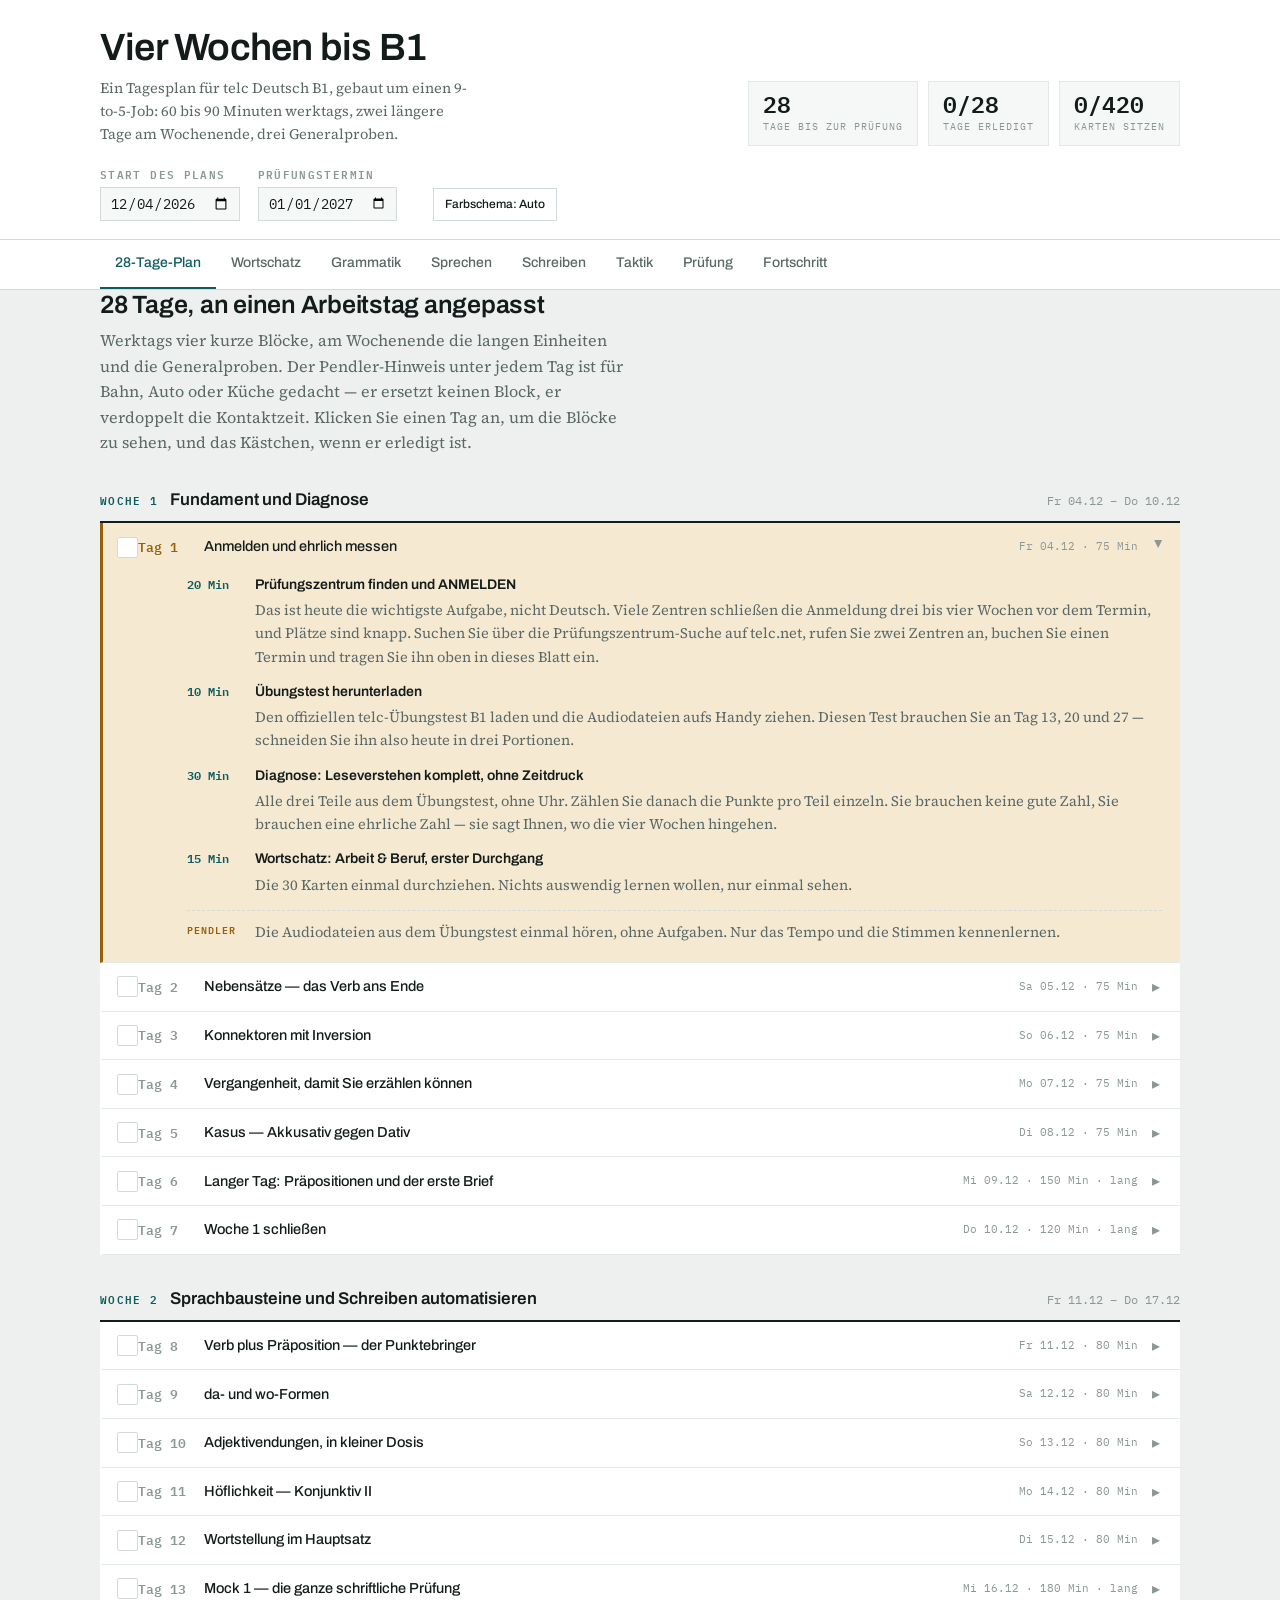
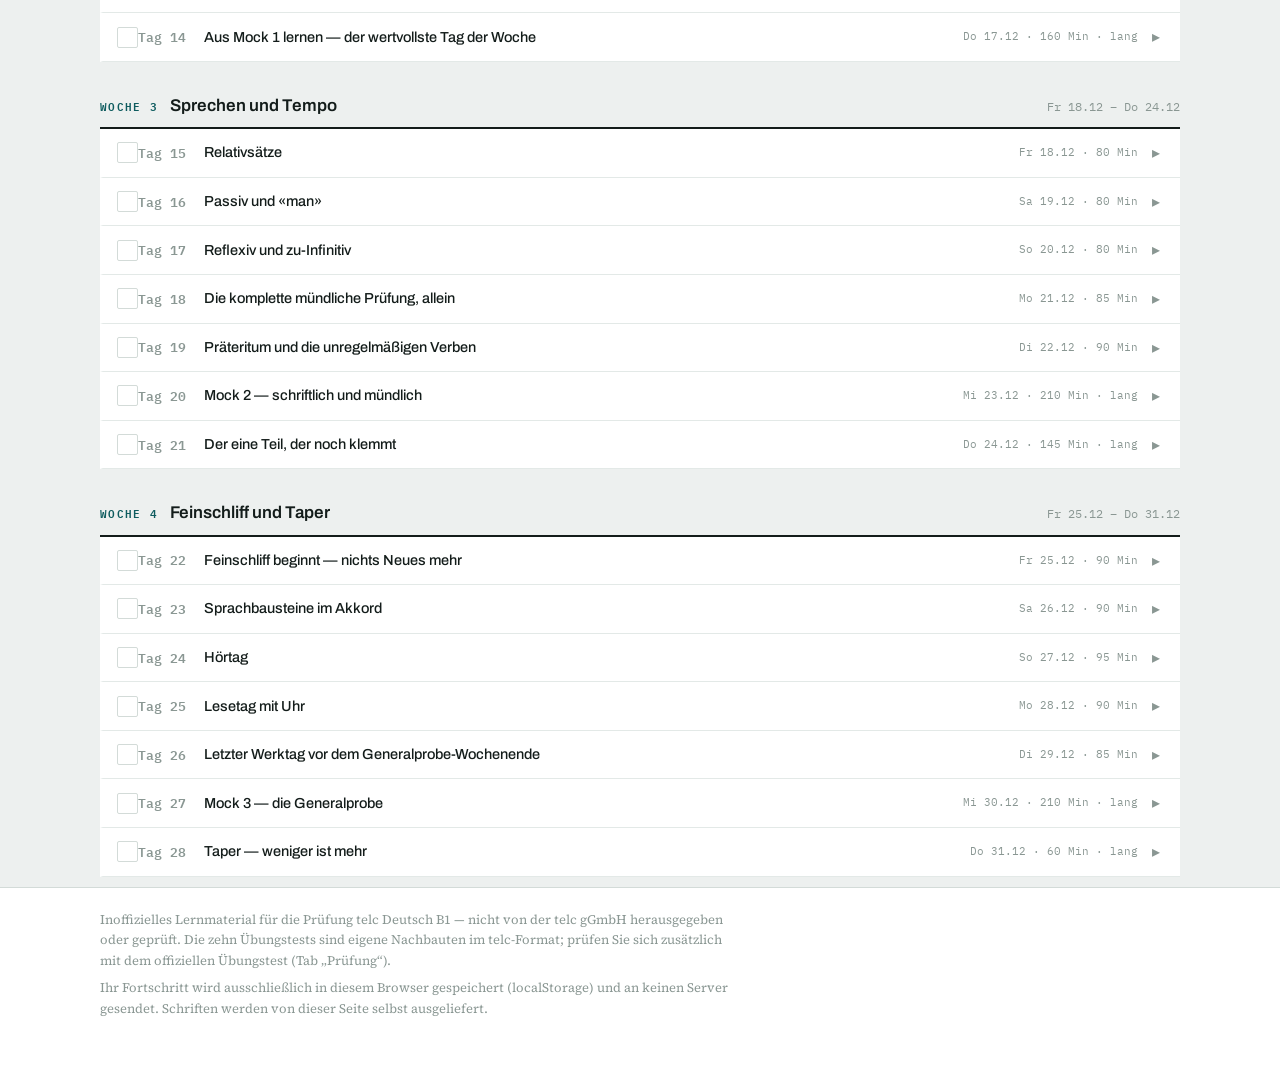
<file: vier-wochen-bis-b1/index.html>
<!doctype html>
<html lang="de">
<head>
<meta charset="utf-8">
<meta name="viewport" content="width=device-width,initial-scale=1">
<title>Vier Wochen bis B1</title>
<meta name="description" content="Kostenloser 28-Tage-Lernplan für telc Deutsch B1: Wortschatz, Grammatik, Sprechen, Schreiben und 10 Übungstests mit automatischer Auswertung. Ihr Fortschritt bleibt in Ihrem Browser.">
<meta name="theme-color" content="#0E5C5F">
<meta name="color-scheme" content="light dark">
<link rel="icon" href="data:image/svg+xml,%3Csvg xmlns='http://www.w3.org/2000/svg' viewBox='0 0 64 64'%3E%3Crect width='64' height='64' rx='12' fill='%230E5C5F'/%3E%3Ctext x='32' y='44' text-anchor='middle' font-family='Arial,Helvetica,sans-serif' font-size='30' font-weight='700' fill='%23fff'%3EB1%3C/text%3E%3C/svg%3E">
<link rel="stylesheet" href="fonts/fonts.css">
<style>
:root{
  --ground:#EDF0EF; --paper:#FFFFFF; --paper-2:#F5F8F7;
  --ink:#131C1A; --ink-soft:#5A6866; --ink-faint:#8A9793;
  --rule:#D3DBD8; --rule-soft:#E3E9E7;
  --accent:#0E5C5F; --accent-soft:#DCEAE9; --accent-ink:#0E5C5F; --on-accent:#FFFFFF;
  --signal:#98600A; --signal-soft:#F5E9D2;
  --warn:#8E3527; --warn-soft:#F7E4E0;
  --shadow:0 1px 2px rgba(19,28,26,.07), 0 8px 24px -18px rgba(19,28,26,.22);
  --d:'Archivo',system-ui,sans-serif;
  --b:'Source Serif 4',Georgia,serif;
  --m:'IBM Plex Mono',ui-monospace,monospace;
  color-scheme:light;
}
@media (prefers-color-scheme:dark){
  :root:not([data-theme="light"]){
    --ground:#0F1614; --paper:#171F1D; --paper-2:#1D2725;
    --ink:#E5ECE9; --ink-soft:#9BA9A5; --ink-faint:#77857F;
    --rule:#2B3633; --rule-soft:#232D2B;
    --accent:#5CB8B4; --accent-soft:#1B3634; --accent-ink:#7ACFC9; --on-accent:#0B1413;
    --signal:#D9A24A; --signal-soft:#33291A;
    --warn:#E0897A; --warn-soft:#331F1C;
    --shadow:0 1px 2px rgba(0,0,0,.4), 0 8px 24px -18px rgba(0,0,0,.8);
    color-scheme:dark;
  }
}
:root[data-theme="dark"]{
  --ground:#0F1614; --paper:#171F1D; --paper-2:#1D2725;
  --ink:#E5ECE9; --ink-soft:#9BA9A5; --ink-faint:#77857F;
  --rule:#2B3633; --rule-soft:#232D2B;
  --accent:#5CB8B4; --accent-soft:#1B3634; --accent-ink:#7ACFC9; --on-accent:#0B1413;
  --signal:#D9A24A; --signal-soft:#33291A;
  --warn:#E0897A; --warn-soft:#331F1C;
  --shadow:0 1px 2px rgba(0,0,0,.4), 0 8px 24px -18px rgba(0,0,0,.8);
  color-scheme:dark;
}
*{box-sizing:border-box}
html{-webkit-text-size-adjust:100%}
img{max-width:100%}
[hidden]{display:none!important}
body{margin:0;background:var(--ground);color:var(--ink);font-family:var(--b);font-size:16px;line-height:1.6;-webkit-font-smoothing:antialiased}
h1,h2,h3,h4{font-family:var(--d);font-weight:600;line-height:1.18;text-wrap:balance;margin:0}
p{margin:0}
a{color:var(--accent-ink);text-decoration:underline;text-decoration-thickness:1px;text-underline-offset:2px}
button{font:inherit;color:inherit;cursor:pointer}
:focus-visible{outline:2px solid var(--accent);outline-offset:2px;border-radius:2px}
.wrap{max-width:1120px;margin:0 auto;padding:0 20px}
.lbl{font-family:var(--m);font-size:10.5px;font-weight:600;letter-spacing:.13em;text-transform:uppercase;color:var(--ink-faint)}
.num{font-family:var(--m);font-variant-numeric:tabular-nums}

/* ---------- masthead ---------- */
header.mast{border-bottom:1px solid var(--rule);background:var(--paper)}
.mast-in{display:flex;flex-wrap:wrap;gap:22px 32px;align-items:flex-end;justify-content:space-between;padding:26px 0 20px}
.brand h1{font-size:clamp(26px,4.2vw,38px);letter-spacing:-.02em}
.brand .sub{font-size:14.5px;color:var(--ink-soft);max-width:46ch;margin-top:6px}
.gauges{display:flex;gap:10px;flex-wrap:wrap}
.gauge{background:var(--paper-2);border:1px solid var(--rule-soft);padding:9px 14px 10px;min-width:96px}
.gauge .v{font-family:var(--m);font-size:23px;font-weight:600;font-variant-numeric:tabular-nums;line-height:1.1;display:block}
.gauge.hot .v{color:var(--signal)}
.gauge .k{font-family:var(--m);font-size:10px;letter-spacing:.1em;text-transform:uppercase;color:var(--ink-faint);display:block;margin-top:3px}
.dates{display:flex;gap:18px;flex-wrap:wrap;align-items:flex-end;padding:0 0 18px}
.dfield{display:flex;flex-direction:column;gap:4px}
.dfield input{font-family:var(--m);font-size:13.5px;padding:6px 9px;background:var(--paper-2);color:var(--ink);border:1px solid var(--rule);border-radius:0}
.warnline{font-size:13.5px;color:var(--warn);align-self:flex-end;max-width:44ch}

/* ---------- tabs ---------- */
nav.tabs{position:sticky;top:0;z-index:20;background:var(--paper);border-bottom:1px solid var(--rule)}
.tabs-in{display:flex;gap:0;overflow-x:auto;scrollbar-width:none}
.tabs-in::-webkit-scrollbar{display:none}
.tab{background:none;border:none;border-bottom:2px solid transparent;padding:12px 15px;font-family:var(--d);font-size:14px;font-weight:500;color:var(--ink-soft);white-space:nowrap}
.tab:hover{color:var(--ink)}
.tab[aria-selected="true"]{color:var(--accent-ink);border-bottom-color:var(--accent)}
main{padding:34px 0 90px}
.panel{display:flex;flex-direction:column;gap:30px}
.intro{max-width:66ch;display:flex;flex-direction:column;gap:9px}
.intro h2{font-size:clamp(20px,2.6vw,25px);letter-spacing:-.01em}
.intro p{font-size:16px;color:var(--ink-soft)}

/* ---------- plan ---------- */
.week{display:flex;flex-direction:column;gap:0}
.week-h{display:flex;align-items:baseline;gap:12px;padding:0 0 8px;border-bottom:2px solid var(--ink);margin-bottom:0}
.week-h .wn{font-family:var(--m);font-size:11px;font-weight:600;letter-spacing:.12em;text-transform:uppercase;color:var(--accent-ink)}
.week-h .wt{font-family:var(--d);font-size:17px;font-weight:600}
.week-h .wd{font-family:var(--m);font-size:11.5px;color:var(--ink-faint);margin-left:auto;white-space:nowrap}
.day{border-bottom:1px solid var(--rule-soft);background:var(--paper);border-left:3px solid transparent}
.day.today{background:var(--signal-soft);border-left-color:var(--signal)}
.day-hd{display:flex;align-items:center;gap:14px;flex:1 1 auto;min-width:0;background:none;border:none;text-align:left;padding:11px 14px 11px 0}
.day-row{display:flex;align-items:center}
.day.done .day-hd .dfocus{color:var(--ink-faint);text-decoration:line-through;text-decoration-color:var(--rule)}
.tick{flex:0 0 auto;width:21px;height:21px;margin-left:14px;border:1.5px solid var(--rule);background:var(--paper);display:grid;place-items:center;padding:0;border-radius:2px}
.tick svg{width:13px;height:13px;opacity:0;stroke:var(--on-accent);stroke-width:2.6;fill:none}
.day.done .tick,.prompt.done .tick{background:var(--accent);border-color:var(--accent)}
.day.done .tick svg,.prompt.done .tick svg{opacity:1}
.prompt .tick{margin-left:0}
.dn{font-family:var(--m);font-size:12.5px;font-weight:600;color:var(--ink-faint);width:52px;flex:0 0 auto;font-variant-numeric:tabular-nums}
.day.today .dn{color:var(--signal)}
.dfocus{font-family:var(--d);font-size:14.5px;font-weight:500;flex:1 1 auto;min-width:0}
.dmeta{font-family:var(--m);font-size:11px;color:var(--ink-faint);flex:0 0 auto;white-space:nowrap}
.chev{flex:0 0 auto;width:14px;color:var(--ink-faint);transition:transform .15s}
.day[data-open="1"] .chev{transform:rotate(90deg)}
.day-bd{padding:2px 18px 18px 84px;display:flex;flex-direction:column;gap:11px}
@media(max-width:640px){.day-bd{padding-left:18px}.day-hd{gap:10px}.dn{width:44px}.dmeta{white-space:normal;text-align:right;max-width:11ch;line-height:1.3}}
.blk{display:grid;grid-template-columns:56px 1fr;gap:12px;align-items:baseline}
.blk .bm{font-family:var(--m);font-size:11.5px;color:var(--accent-ink);font-weight:600;font-variant-numeric:tabular-nums;padding-top:2px}
.blk .bl{display:block;font-family:var(--d);font-size:14px;font-weight:600}
.blk .bd{display:block;font-size:14.5px;color:var(--ink-soft);margin-top:3px}
.pend{display:grid;grid-template-columns:56px 1fr;gap:12px;border-top:1px dashed var(--rule);padding-top:10px;margin-top:2px}
.pend .bm{font-family:var(--m);font-size:10px;letter-spacing:.1em;text-transform:uppercase;color:var(--signal);font-weight:600}
.pend .bd{font-size:14.5px;color:var(--ink-soft)}

/* ---------- generic card / prose ---------- */
.card{background:var(--paper);border:1px solid var(--rule-soft);padding:20px 22px;box-shadow:var(--shadow)}
.grid2{display:grid;grid-template-columns:repeat(auto-fit,minmax(300px,1fr));gap:18px;align-items:start}
.grid4{display:grid;grid-template-columns:repeat(auto-fit,minmax(238px,1fr));gap:14px;align-items:stretch}
.stack{display:flex;flex-direction:column;gap:14px}
.tacblock{background:var(--paper);border-left:3px solid var(--accent);padding:18px 22px}
.tacblock h3{font-size:17px;margin-bottom:4px}
.tacblock .lede{font-size:15px;color:var(--ink-soft);max-width:64ch;margin-bottom:12px}
ul.ticks{list-style:none;padding:0;margin:0;display:flex;flex-direction:column;gap:9px;max-width:80ch}
ul.ticks li{display:grid;grid-template-columns:14px minmax(0,1fr);gap:8px;font-size:15px;line-height:1.55}
ul.ticks li::before{content:"";width:6px;height:6px;background:var(--accent);margin-top:9px;border-radius:50%}
table.bud{border-collapse:collapse;font-family:var(--m);font-size:12.5px;margin-bottom:14px}
table.bud td{padding:3px 0;border-bottom:1px solid var(--rule-soft)}
table.bud td:last-child{text-align:right;padding-left:22px;color:var(--accent-ink);font-weight:600;font-variant-numeric:tabular-nums}

/* ---------- vocab ---------- */
.chips{display:flex;flex-wrap:wrap;gap:6px}
.chip{background:var(--paper);border:1px solid var(--rule);padding:5px 11px;font-family:var(--d);font-size:12.5px;font-weight:500;color:var(--ink-soft);border-radius:999px}
.chip[aria-pressed="true"]{background:var(--accent);border-color:var(--accent);color:var(--on-accent)}
.chip .cn{font-family:var(--m);font-size:10.5px;opacity:.7;margin-left:5px}
.vbar{display:flex;flex-wrap:wrap;gap:10px;align-items:center;justify-content:space-between}
.vbar .grp{display:flex;gap:8px;align-items:center;flex-wrap:wrap}
.btn{background:var(--paper);border:1px solid var(--rule);padding:7px 14px;font-family:var(--d);font-size:13px;font-weight:500}
.btn:hover{border-color:var(--accent)}
.btn.pri{background:var(--accent);border-color:var(--accent);color:var(--on-accent)}
.btn.warn{border-color:var(--warn);color:var(--warn)}
.vlist{background:var(--paper);border:1px solid var(--rule-soft)}
.vrow{display:grid;grid-template-columns:1fr 1fr;gap:4px 20px;padding:11px 16px;border-bottom:1px solid var(--rule-soft);align-items:baseline}
.vrow:last-child{border-bottom:none}
.vrow.ok{background:var(--accent-soft)}
.vrow.again{background:var(--warn-soft)}
.vde{font-family:var(--b);font-size:15.5px;font-weight:600}
.ven{font-size:14px;color:var(--ink-soft)}
.vex{grid-column:1/-1;font-size:14.5px;color:var(--ink-soft);font-style:italic}
.vst{grid-column:1/-1;display:flex;gap:6px;margin-top:4px}
.mini{font-family:var(--m);font-size:10.5px;letter-spacing:.06em;text-transform:uppercase;background:none;border:1px solid var(--rule);padding:3px 8px;color:var(--ink-faint)}
.mini:hover{border-color:var(--accent);color:var(--accent-ink)}
.mini[aria-pressed="true"]{background:var(--accent);border-color:var(--accent);color:var(--on-accent)}
.mini.rr[aria-pressed="true"]{background:var(--warn);border-color:var(--warn);color:var(--on-accent)}
/* drill */
.drill{background:var(--paper);border:1px solid var(--rule-soft);box-shadow:var(--shadow);padding:34px 26px;display:flex;flex-direction:column;align-items:center;gap:16px;text-align:center;min-height:280px;justify-content:center}
.drill .dq{font-family:var(--m);font-size:11px;letter-spacing:.1em;text-transform:uppercase;color:var(--ink-faint)}
.drill .front{font-family:var(--b);font-size:clamp(21px,3.4vw,30px);font-weight:600;line-height:1.25;max-width:26ch}
.drill .back{display:flex;flex-direction:column;gap:9px;max-width:44ch}
.drill .ben{font-family:var(--d);font-size:16px;color:var(--accent-ink);font-weight:500}
.drill .bex{font-size:16px;font-style:italic;color:var(--ink-soft);line-height:1.5}
.drill .acts{display:flex;gap:10px;flex-wrap:wrap;justify-content:center}
.hidden{display:none!important}

/* ---------- grammar ---------- */
.gblock{background:var(--paper);border:1px solid var(--rule-soft)}
.gblock+.gblock{margin-top:10px}
.g-hd{display:flex;align-items:center;gap:12px;width:100%;background:none;border:none;text-align:left;padding:14px 18px}
.g-hd h3{font-size:16px;flex:1 1 auto}
.g-hd .gc{font-family:var(--m);font-size:11px;color:var(--ink-faint)}
.g-bd{padding:0 18px 20px;display:flex;flex-direction:column;gap:16px}
.gwhy{font-size:14.5px;color:var(--ink-soft);max-width:66ch;border-left:2px solid var(--accent);padding-left:12px}
.gtable-wrap{overflow-x:auto}
table.gt{border-collapse:collapse;width:100%;min-width:520px;font-size:14.5px}
table.gt th{text-align:left;font-family:var(--m);font-size:10px;letter-spacing:.11em;text-transform:uppercase;color:var(--ink-faint);font-weight:600;padding:0 12px 6px 0;border-bottom:1px solid var(--rule)}
table.gt td{padding:8px 12px 8px 0;border-bottom:1px solid var(--rule-soft);vertical-align:top}
table.gt td.f{font-family:var(--d);font-weight:600;white-space:nowrap}
table.gt td.n{font-family:var(--m);font-size:12px;color:var(--accent-ink);white-space:nowrap}
table.gt td.e{font-style:italic;color:var(--ink-soft)}
.traps{background:var(--warn-soft);border-left:3px solid var(--warn);padding:13px 16px}
.traps .lbl{color:var(--warn);margin-bottom:7px;display:block}
.traps ul{list-style:none;padding:0;margin:0;display:flex;flex-direction:column;gap:8px}
.traps li{font-size:14.5px;line-height:1.5}

/* ---------- speaking / writing ---------- */
.pgroup{margin-bottom:16px}
.pgroup h4{font-family:var(--d);font-size:13px;font-weight:600;color:var(--accent-ink);margin-bottom:7px}
.pgroup ul{list-style:none;padding:0;margin:0;display:flex;flex-direction:column;gap:5px}
.pgroup li{font-size:15.5px;padding-left:13px;border-left:1px solid var(--rule);line-height:1.5}
.timer{display:flex;flex-wrap:wrap;gap:12px;align-items:center;background:var(--paper);border:1px solid var(--rule-soft);padding:14px 18px}
.tval{font-family:var(--m);font-size:30px;font-weight:600;font-variant-numeric:tabular-nums;min-width:104px}
.tval.run{color:var(--signal)}
.skel{width:100%;border-collapse:collapse;font-size:14.5px;min-width:560px}
.skel th{text-align:left;font-family:var(--m);font-size:10px;letter-spacing:.11em;text-transform:uppercase;color:var(--ink-faint);padding:0 14px 7px 0;border-bottom:1px solid var(--rule)}
.skel td{padding:11px 14px 11px 0;border-bottom:1px solid var(--rule-soft);vertical-align:top}
.skel td.s{font-family:var(--d);font-weight:600;white-space:nowrap}
.skel td.x{font-style:italic}
.skel td.nt{font-size:13.5px;color:var(--ink-faint)}
.prompt{display:flex;gap:12px;align-items:flex-start;background:var(--paper);border:1px solid var(--rule-soft);padding:13px 16px}
.prompt.done{opacity:.55}
.prompt .pn{font-family:var(--m);font-size:12px;font-weight:600;color:var(--accent-ink);flex:0 0 auto;padding-top:2px}
.prompt .pt{font-size:15px;flex:1 1 auto}

/* ---------- exam ---------- */
.subtest{background:var(--paper);border:1px solid var(--rule-soft);padding:16px 18px;display:flex;flex-direction:column;gap:9px}
.subtest .top{display:flex;align-items:baseline;gap:12px;flex-wrap:nowrap;justify-content:space-between}
.subtest h4{font-family:var(--d);font-size:16px;font-weight:600}
.subtest .meta{display:block;font-family:var(--m);font-size:11.5px;color:var(--ink-faint);line-height:1.5}
.subtest .pts{font-family:var(--m);font-size:18px;font-weight:600;color:var(--accent-ink);font-variant-numeric:tabular-nums;white-space:nowrap}
.ptbar{height:6px;background:var(--rule-soft)}
.ptbar i{display:block;height:100%;background:var(--accent)}
.subtest .det{font-size:14.5px;color:var(--ink-soft)}
.scoretab{width:100%;border-collapse:collapse;font-size:14px;min-width:640px}
.scoretab th{font-family:var(--m);font-size:10px;letter-spacing:.1em;text-transform:uppercase;color:var(--ink-faint);text-align:right;padding:0 8px 7px;border-bottom:1px solid var(--rule)}
.scoretab th:first-child{text-align:left}
.scoretab td{padding:8px;border-bottom:1px solid var(--rule-soft);text-align:right}
.scoretab td:first-child{text-align:left;font-family:var(--d);font-weight:600}
.scoretab input{width:62px;font-family:var(--m);font-size:13.5px;text-align:right;padding:5px 7px;background:var(--paper-2);color:var(--ink);border:1px solid var(--rule);border-radius:0;font-variant-numeric:tabular-nums}
.scoretab td.tot{font-family:var(--m);font-weight:600;font-variant-numeric:tabular-nums}
.pill{font-family:var(--m);font-size:10.5px;font-weight:600;letter-spacing:.07em;text-transform:uppercase;padding:3px 9px;border:1px solid currentColor}
.pill.pass{color:var(--accent)}
.pill.fail{color:var(--warn)}
.pill.idle{color:var(--ink-faint)}
.res{display:grid;grid-template-columns:repeat(auto-fit,minmax(210px,1fr));gap:14px}
.resitem{border:1px solid var(--rule-soft);background:var(--paper);padding:14px 16px;display:flex;flex-direction:column;gap:5px}
.resitem .k{font-family:var(--m);font-size:10px;letter-spacing:.1em;text-transform:uppercase;color:var(--ink-faint)}
.resitem .v{font-family:var(--m);font-size:22px;font-weight:600;font-variant-numeric:tabular-nums}
.rsrc{display:flex;flex-direction:column;gap:5px;padding:15px 0;border-bottom:1px solid var(--rule-soft)}
.rsrc h4{font-family:var(--d);font-size:15px;font-weight:600}
.rsrc p{font-size:14.5px;color:var(--ink-soft);max-width:70ch}
.rsrc a{font-family:var(--m);font-size:12.5px}
.saveflag{position:fixed;right:14px;bottom:14px;font-family:var(--m);font-size:10.5px;letter-spacing:.08em;text-transform:uppercase;background:var(--ink);color:var(--ground);padding:6px 11px;opacity:0;transition:opacity .3s;pointer-events:none;z-index:60}
.saveflag.on{opacity:.85}
/* ---------- Übungstests: grid ---------- */
.testgrid{display:grid;grid-template-columns:repeat(auto-fit,minmax(250px,1fr));gap:14px}
.testcard{background:var(--paper);border:1px solid var(--rule-soft);padding:16px 18px;display:flex;flex-direction:column;gap:10px}
.testcard .tn{font-family:var(--m);font-size:11px;color:var(--ink-faint);letter-spacing:.08em;text-transform:uppercase}
.testcard h4{font-size:16px;font-weight:600}
.testcard .tth{font-size:13.5px;color:var(--ink-soft)}
.scorepill{align-self:flex-start;font-family:var(--m);font-size:11px;font-weight:600;letter-spacing:.04em;padding:3px 9px;border:1px solid currentColor}
.scorepill.idle{color:var(--ink-faint)}
.scorepill.pass{color:var(--accent)}
.scorepill.fail{color:var(--warn)}
.testcard .btnrow{display:flex;gap:8px;margin-top:auto}

/* ---------- Übungstests: runner ---------- */
.examhead{display:flex;align-items:center;gap:14px;flex-wrap:wrap;position:sticky;top:53px;z-index:10;background:var(--paper);border:1px solid var(--rule-soft);padding:10px 16px;margin-bottom:-6px}
.examhead .back{font-family:var(--d);font-size:13px;font-weight:600;background:none;border:none;color:var(--accent-ink);display:flex;align-items:center;gap:5px;padding:4px 2px}
.examhead h3{font-size:15.5px;flex:1 1 auto;min-width:120px}
.teil{display:flex;flex-direction:column;gap:14px;background:var(--paper);border:1px solid var(--rule-soft);padding:20px 22px}
.teil .th{display:flex;align-items:baseline;gap:10px;flex-wrap:wrap;border-bottom:1px solid var(--rule);padding-bottom:10px}
.teil .th h3{font-size:16px}
.teil .th .pts{font-family:var(--m);font-size:12px;color:var(--accent-ink);font-weight:600;margin-left:auto}
.teil .task{font-size:14.5px;color:var(--ink-soft);max-width:70ch}
.refgrid{display:grid;grid-template-columns:repeat(auto-fit,minmax(230px,1fr));gap:10px;background:var(--paper-2);border:1px solid var(--rule-soft);padding:14px}
.refcard{display:flex;gap:8px;font-size:13.5px;line-height:1.45}
.refcard .rk{font-family:var(--m);font-weight:700;color:var(--accent-ink);flex:0 0 auto}
.refcard .rh{font-weight:600;display:block}
.itemblock{display:flex;flex-direction:column;gap:8px;padding:12px 0;border-bottom:1px solid var(--rule-soft)}
.itemblock:last-child{border-bottom:none;padding-bottom:0}
.itemblock .it{font-size:14.5px}
.itemblock .it b{font-family:var(--m);color:var(--ink-faint);font-weight:600;margin-right:6px}
.pickrow{display:flex;flex-wrap:wrap;gap:6px}
.pickbtn{min-width:30px;height:30px;padding:0 8px;font-family:var(--m);font-size:12.5px;font-weight:600;background:var(--paper);border:1px solid var(--rule);color:var(--ink-soft)}
.pickbtn[aria-pressed="true"]{background:var(--accent);border-color:var(--accent);color:var(--on-accent)}
.pickbtn.xk{color:var(--warn);border-color:var(--warn)}
.pickbtn.xk[aria-pressed="true"]{background:var(--warn);border-color:var(--warn);color:var(--on-accent)}
.optrow{display:flex;flex-direction:column;gap:6px}
.optbtn{text-align:left;background:var(--paper);border:1px solid var(--rule);padding:8px 12px;font-size:14.5px;display:flex;gap:8px}
.optbtn b{font-family:var(--m);color:var(--ink-faint)}
.optbtn[aria-pressed="true"]{border-color:var(--accent);background:var(--accent-soft)}
.prose{font-size:15px;color:var(--ink-soft);line-height:1.7;max-width:74ch}
.prose p+p{margin-top:12px}
.gapsel{font-family:var(--m);font-size:13px;font-weight:600;color:var(--accent-ink);background:var(--accent-soft);border:1px solid var(--accent);border-radius:3px;padding:2px 4px;margin:0 2px}
.poollegend{display:flex;flex-wrap:wrap;gap:6px 14px;background:var(--paper-2);border:1px solid var(--rule-soft);padding:12px 14px;font-family:var(--m);font-size:12.5px}
.poollegend span b{color:var(--accent-ink);margin-right:4px}
.examfoot{display:flex;gap:10px;flex-wrap:wrap;align-items:center}
.resultbox{background:var(--paper);border:1px solid var(--rule-soft);padding:20px 22px;display:flex;flex-direction:column;gap:16px}
.resultbox .rtot{display:flex;align-items:baseline;gap:12px;flex-wrap:wrap}
.resultbox .rtot .v{font-family:var(--m);font-size:32px;font-weight:600}
.reviewrow{display:grid;grid-template-columns:26px 1fr auto;gap:10px;font-size:13.5px;padding:6px 0;border-bottom:1px solid var(--rule-soft);align-items:baseline}
.reviewrow .rn{font-family:var(--m);color:var(--ink-faint)}
.reviewrow.ok{color:var(--ink)}
.reviewrow.no .ans{color:var(--warn)}
.reviewrow .corr{font-family:var(--m);color:var(--accent-ink)}

/* ---------- Fortschritt ---------- */
.kpirow{display:flex;gap:10px;flex-wrap:wrap}
.meterrow{display:flex;flex-direction:column;gap:10px}
.meter{display:grid;grid-template-columns:104px 1fr 48px;align-items:center;gap:10px}
.meter .mlbl{font-size:13.5px;color:var(--ink-soft)}
.mtrack{height:10px;background:var(--rule-soft);border-radius:0 5px 5px 0}
.mfill{display:block;height:100%;background:var(--accent);border-radius:0 5px 5px 0}
.meter .mval{font-family:var(--m);font-size:12.5px;color:var(--ink-faint);text-align:right;font-variant-numeric:tabular-nums}
.barchart{display:flex;flex-direction:column;gap:9px}
.barrow{display:grid;grid-template-columns:168px 1fr 52px;align-items:center;gap:10px}
.barrow .brlabel{font-size:13.5px;color:var(--ink-soft);overflow:hidden;text-overflow:ellipsis;white-space:nowrap}
.brtrack{height:14px;background:var(--accent-soft);border-radius:0 4px 4px 0}
.brtrack.neutral{background:var(--rule-soft)}
.brfill{display:block;height:100%;background:var(--accent);border-radius:0 4px 4px 0}
.brfill.pass{background:var(--accent)}
.brfill.fail{background:var(--warn)}
.barrow .brval{font-family:var(--m);font-size:12.5px;color:var(--ink-faint);text-align:right;font-variant-numeric:tabular-nums;white-space:nowrap}
.emptynote{font-size:14px;color:var(--ink-faint);font-style:italic;padding:8px 0}
.tipRow{display:flex;flex-direction:column;align-items:flex-start;gap:10px}
.tipRow .btn{text-align:left;max-width:100%}
@media (max-width:560px){.barrow{grid-template-columns:1fr;gap:4px}.barrow .brval{text-align:left}.meter{grid-template-columns:1fr}.meter .mval{text-align:left}}
/* ---------- standalone additions ---------- */
.themebtn{align-self:flex-end;font-size:12px;padding:6px 11px}
.foot{border-top:1px solid var(--rule);background:var(--paper);padding:22px 0 60px;margin-top:10px}
.foot p{font-size:13px;color:var(--ink-faint);max-width:90ch}
.foot p+p{margin-top:6px}
.backup{display:flex;flex-direction:column;gap:14px}
.backup .btnrow{display:flex;gap:10px;flex-wrap:wrap;align-items:center}
.backup .note{font-size:14px;color:var(--ink-soft);max-width:70ch}
.backup .status{font-family:var(--m);font-size:12.5px;min-height:1.4em}
.backup .status.ok{color:var(--accent-ink)}
.backup .status.err{color:var(--warn)}
.backup input[type=file]{position:absolute;width:1px;height:1px;opacity:0;pointer-events:none}
.backup details{font-size:14px;color:var(--ink-soft)}
.backup summary{cursor:pointer;font-family:var(--d);font-weight:500}
@media (prefers-reduced-motion:reduce){*{transition:none!important;animation:none!important}}
</style>
</head>
<body>
<header class="mast">
  <div class="wrap">
    <div class="mast-in">
      <div class="brand">
        <h1>Vier Wochen bis B1</h1>
        <p class="sub">Ein Tagesplan für telc Deutsch B1, gebaut um einen 9-to-5-Job: 60 bis 90 Minuten werktags, zwei längere Tage am Wochenende, drei Generalproben.</p>
      </div>
      <div class="gauges" id="gauges"></div>
    </div>
    <div class="dates">
      <label class="dfield"><span class="lbl">Start des Plans</span><input type="date" id="startDate"></label>
      <label class="dfield"><span class="lbl">Prüfungstermin</span><input type="date" id="examDate"></label>
      <p class="warnline" id="dateWarn"></p>
      <p class="warnline" id="storeWarn" hidden></p>
      <button class="btn themebtn" id="themeBtn" type="button" onclick="cycleTheme()" aria-label="Farbschema wechseln">Farbschema: Auto</button>
    </div>
  </div>
</header>

<nav class="tabs"><div class="wrap"><div class="tabs-in" id="tabs" role="tablist"></div></div></nav>

<main class="wrap"><div id="panels"></div></main>
<footer class="foot"><div class="wrap">
  <p>Inoffizielles Lernmaterial für die Prüfung telc Deutsch B1 — nicht von der telc gGmbH herausgegeben oder geprüft. Die zehn Übungstests sind eigene Nachbauten im telc-Format; prüfen Sie sich zusätzlich mit dem offiziellen Übungstest (Tab „Prüfung“).</p>
  <p>Ihr Fortschritt wird ausschließlich in diesem Browser gespeichert (localStorage) und an keinen Server gesendet. Schriften werden von dieser Seite selbst ausgeliefert.</p>
</div></footer>
<div class="saveflag" id="saveflag" role="status" aria-live="polite">gespeichert</div>

<script>
const DATA = {"content":{"exam":{"written":[{"id":"lv","name":"Leseverstehen","parts":"3 Teile","items":"20 Items","pts":75,"time":"im 90-Min-Block","detail":"Teil 1: 5 Texte → 10 Überschriften zuordnen (5 × 5 P.). Teil 2: 1 langer Text, 5 Multiple-Choice a/b/c (5 × 5 P.). Teil 3: 10 Situationen → 12 Anzeigen a–l, plus «x» = keine passt (10 × 2,5 P.)."},{"id":"sb","name":"Sprachbausteine","parts":"2 Teile","items":"20 Items","pts":30,"time":"im 90-Min-Block","detail":"Teil 1: 10 Lücken, Multiple-Choice a/b/c — reine Grammatik (10 × 1,5 P.). Teil 2: 10 Lücken, 15 Wörter a–o zur Auswahl — Wortschatz und feste Wendungen (10 × 1,5 P.)."},{"id":"hv","name":"Hörverstehen","parts":"3 Teile","items":"20 Items","pts":75,"time":"ca. 30 Min","detail":"Teil 1: 5 Items richtig/falsch, globales Verstehen — nur EINMAL. Teil 2: 10 Items richtig/falsch, Detailverstehen — nur EINMAL. Teil 3: 5 Items richtig/falsch, selektives Verstehen — ZWEIMAL."},{"id":"sa","name":"Schriftlicher Ausdruck","parts":"1 Aufgabe","items":"1 Brief","pts":45,"time":"30 Min","detail":"Ein halbformeller Brief oder eine E-Mail zu einer Situation mit drei vorgegebenen Leitpunkten. Bewertet werden Inhalt (Aufgabengemäßheit), kommunikative Gestaltung und formale Richtigkeit."}],"oral":{"pts":75,"time":"ca. 15 Min für zwei Teilnehmende, davor 20 Min Vorbereitungszeit","parts":[{"n":"Teil 1","name":"Kontaktaufnahme","min":"ca. 3 Min","detail":"Sie und Ihr Partner stellen sich gegenseitig Fragen zu den Themen auf der Karte — Wohnort, Arbeit, Familie, Sprachen, Freizeit, Tagesablauf. Fragen stellen zählt genauso viel wie antworten."},{"n":"Teil 2","name":"Gespräch über ein Thema","min":"ca. 6 Min","detail":"Jeder bekommt ein Blatt mit Foto, Text oder Statistik zu einem Thema. Sie beschreiben es, sagen Ihre Meinung, berichten von eigenen Erfahrungen — dann sprechen Sie gemeinsam darüber."},{"n":"Teil 3","name":"Gemeinsam eine Aufgabe lösen","min":"ca. 3 Min","detail":"Sie planen zusammen etwas: eine Feier, eine Reise, ein Geschenk, Hilfe für eine Kollegin. Sie müssen sich am Ende wirklich einigen — Was, Wann, Wo, Wer, Wie."}],"criteria":["Ausdrucksfähigkeit — Wortschatz, Flüssigkeit","Aufgabenbewältigung — Interaktion, Themen abdecken","Formale Richtigkeit — Grammatik","Aussprache und Intonation"]},"pass":{"writtenTotal":225,"writtenMin":135,"oralTotal":75,"oralMin":45,"note":"Beide Teile müssen getrennt bestanden werden — 60 % im schriftlichen UND 60 % im mündlichen Teil. Ein sehr gutes Leseverstehen rettet keinen durchgefallenen mündlichen Teil.","grades":[["sehr gut","90 %+"],["gut","80 %+"],["befriedigend","70 %+"],["ausreichend","60 %+"]]},"checklist":["Gültiger Ausweis oder Pass — ohne Ausweis keine Prüfung.","Anmeldebestätigung des Prüfungszentrums.","Zwei Kugelschreiber, schwarz oder blau. Kein Bleistift auf dem Antwortbogen.","Handy aus und in die Tasche — nicht in die Jackentasche.","Eine Uhr oder der Blick zur Wanduhr: der 90-Minuten-Block läuft ohne Pause.","Etwas zu trinken und einen kleinen Snack für die Pause vor dem mündlichen Teil.","30 Minuten früher da sein. Der Weg zum Prüfungszentrum ist kein Puffer."]},"tactics":[{"id":"t-block","name":"Der 90-Minuten-Block","lede":"Leseverstehen und Sprachbausteine laufen ohne Pause zusammen. Wer sich hier verplant, verliert Punkte, die er eigentlich kann.","budget":[["Leseverstehen Teil 1","12 Min"],["Leseverstehen Teil 2","13 Min"],["Leseverstehen Teil 3","15 Min"],["Sprachbausteine Teil 1 + 2","20 Min"],["Antwortbogen ausfüllen","20 Min"],["Puffer","10 Min"]],"tips":["Der Antwortbogen ist Teil der 90 Minuten, nicht extra. Übertragen Sie nach jedem Teil, nicht alles am Schluss — wer am Ende in Panik überträgt, verschreibt sich.","Sprachbausteine sind nur 30 von 225 Punkten. Wenn die Zeit knapp wird, opfern Sie Sprachbausteine, nie das Leseverstehen.","Keine Aufgabe leer lassen. Es gibt keine Minuspunkte für falsche Antworten."]},{"id":"t-lv","name":"Leseverstehen — 75 Punkte","lede":"Der größte Einzelbrocken der schriftlichen Prüfung, und der planbarste.","tips":["Teil 1: erst den Text lesen, dann die passende Überschrift suchen. Nie umgekehrt. telc baut absichtlich Überschriften ein, die ein Wort aus dem Text enthalten, aber inhaltlich falsch sind.","Teil 1: benutzte Überschriften durchstreichen. Von zehn passen nur fünf — die Hälfte ist Ablenkung.","Teil 2: die fünf Fragen folgen der Reihenfolge des Textes. Arbeiten Sie von oben nach unten und markieren Sie die Textstelle, die jede Antwort trägt.","Teil 3: erst die Situation lesen und das EINE entscheidende Kriterium unterstreichen — Preis? Uhrzeit? für Anfänger? mit Kindern? abends? Die Anzeigen ähneln sich absichtlich; ein Detail entscheidet.","Teil 3: die sicheren Zuordnungen zuerst, danach der Rest. Das «x» (keine Anzeige passt) kommt zuletzt — es ist genau einmal richtig, und man erkennt es am besten, wenn alles andere weg ist.","Unbekannte Wörter ignorieren. Sie müssen nie jedes Wort verstehen, nur die Frage beantworten."]},{"id":"t-sb","name":"Sprachbausteine — 30 Punkte","lede":"Wenig Punkte, aber sehr schnell verdient, weil sich dieselben Strukturen wiederholen.","tips":["Teil 1 ist Grammatik. Fragen Sie: fehlt hier ein Konnektor, eine Präposition mit Kasus, eine Verbform oder ein Pronomen? Lesen Sie den Satz IMMER bis zum Ende — die Verbstellung am Satzende verrät oft, ob «weil» oder «deshalb» richtig ist.","Teil 2 ist Wortschatz und Kollokation, nicht Grammatik. Setzen Sie zuerst die Wörter ein, bei denen Sie sicher sind, und streichen Sie sie in der Liste durch. Die letzten drei Lücken lösen sich dann fast von selbst.","Achten Sie auf feste Verbindungen: einen Termin vereinbaren, Bescheid geben, eine Rolle spielen, in Frage kommen, zur Verfügung stehen.","Achten Sie auf Verb + Präposition: sich freuen AUF, sich interessieren FÜR, sich bewerben UM, teilnehmen AN, sich beschweren ÜBER. Das ist der häufigste Lückentyp in Teil 2.","Wenn zwei Optionen grammatisch beide gehen, entscheidet die Bedeutung. Lesen Sie den Satz mit beiden laut im Kopf durch."]},{"id":"t-hv","name":"Hörverstehen — 75 Punkte","lede":"Der Teil, in dem die meisten Punkte verloren gehen — nicht weil das Hören zu schwer ist, sondern weil man hängen bleibt.","tips":["Teil 1 und Teil 2 laufen nur EINMAL. Teil 3 läuft zweimal. Wissen Sie das im Raum, sonst warten Sie auf eine zweite Chance, die nicht kommt.","Die goldene Regel: verpasste Aufgabe sofort loslassen. Wer Nummer 4 nachdenkt, verliert 5 und 6 dazu. Kreuzen Sie irgendetwas an und hören Sie weiter.","Nutzen Sie jede Pause, um die nächsten Aussagen zu lesen. In den Sekunden vor dem Text liegen die Punkte.","Achten Sie auf Korrekturen im Gespräch: «Nein, nicht am Montag, sondern am Dienstag.» Die erste Information ist oft die falsche Antwort.","Achten Sie auf Negation: «nicht», «kein», «nie», «leider nicht mehr». Ein einziges «nicht» dreht richtig/falsch um.","Nur weil ein Wort aus der Aussage im Text vorkommt, ist die Aussage nicht richtig. telc arbeitet mit Umformulierungen — «Der Kurs ist kostenlos» kann als «Sie müssen nichts bezahlen» kommen."]},{"id":"t-sa","name":"Schriftlicher Ausdruck — 45 Punkte in 30 Minuten","lede":"Der berechenbarste Teil der ganzen Prüfung. Wer ein Gerüst im Kopf hat, schreibt hier fast automatisch.","budget":[["Aufgabe lesen, 3 Leitpunkte + Anrede markieren","3 Min"],["Pro Leitpunkt ein Stichwort notieren","3 Min"],["Schreiben, ein Absatz pro Leitpunkt","18 Min"],["Kontrolle mit der Fehlerliste","6 Min"]],"tips":["Alle drei Leitpunkte müssen vorkommen. Zwei brillant behandelte Leitpunkte bringen weniger als drei ordentliche — der Inhalt wird nach Vollständigkeit bewertet.","Zuerst klären: du oder Sie? Die Aufgabe sagt es. Eine Firma, ein Amt, ein Vermieter → Sie. Eine Freundin, ein Kollege, mit dem Sie sich duzen → du. Mischen ist ein harter Fehler.","Rund 80 bis 120 Wörter reichen. Länger heißt nicht besser, sondern mehr Fehler.","Schreiben Sie einfach und richtig. Ein korrekter Nebensatz mit «weil» bringt mehr als ein misslungener Passivsatz.","Die letzten sechs Minuten sind nicht optional. Prüfen Sie in dieser Reihenfolge: Verb an Position 2, Verb am Ende im Nebensatz, Nomen groß, haben/sein im Perfekt, Adjektivendungen, du/Sie durchgehend.","Nie unterschreiben mit Ihrem echten Namen, wenn die Aufgabe einen Namen vorgibt — nehmen Sie den vorgegebenen."]},{"id":"t-mp","name":"Mündliche Prüfung — 75 Punkte","lede":"Hier bestehen oder scheitern die meisten. 60 % sind Pflicht, und es gibt keine Kompensation aus dem schriftlichen Teil.","tips":["In den 20 Minuten Vorbereitungszeit nur STICHWÖRTER notieren, keine ganzen Sätze. Wer vorliest, hört sich vorgelesen an und verliert bei der Ausdrucksfähigkeit.","Sprechen Sie mit Ihrem Partner, nicht mit den Prüfern. Blickkontakt zum Partner, Rückfragen an den Partner. Interaktion ist ein eigenes Bewertungskriterium.","Wenn der Partner schweigt, holen Sie ihn: «Und wie ist das bei Ihnen?» Das bringt Ihnen Punkte, nicht ihm.","Wenn der Partner alles allein redet, unterbrechen Sie höflich: «Darf ich dazu kurz etwas sagen?» Wer schweigt, wird nicht bewertet.","In Teil 3 müssen Sie sich am Ende wirklich EINIGEN. Sagen Sie das Ergebnis laut: «Gut, dann halten wir fest: Wir treffen uns am Samstag um 15 Uhr im Park.»","Ein einfacher korrekter Satz schlägt einen ambitionierten kaputten. Formale Richtigkeit ist eines von vier Kriterien.","Sich einmal kurz selbst korrigieren ist gut («… ich meine …»), sich dreimal korrigieren ist schlecht. Danach weitersprechen.","Pausen mit deutschen Füllern überbrücken, nicht mit «äh» oder Englisch: «Moment, ich überlege kurz.»"]}],"speaking":[{"id":"sp1","name":"Teil 1 — Kontaktaufnahme","min":"ca. 3 Min","lede":"Sie und Ihr Partner stellen sich gegenseitig Fragen zu den Stichwörtern auf der Karte. Fragen stellen zählt genauso viel wie antworten — wer nur antwortet, verliert die Hälfte.","groups":[{"h":"Eröffnen","items":["Guten Tag, ich heiße Vidyadhar. Und wie heißen Sie?","Freut mich. Darf ich anfangen?","Ich fange einfach mal an, wenn es Ihnen recht ist."]},{"h":"Fragen stellen","items":["Darf ich Sie etwas fragen: Wo wohnen Sie eigentlich?","Was machen Sie beruflich?","Seit wann leben Sie in Deutschland?","Und wie ist das bei Ihnen?","Wie lange lernen Sie schon Deutsch?","Was machen Sie in Ihrer Freizeit am liebsten?","Wie sieht ein normaler Arbeitstag bei Ihnen aus?"]},{"h":"Antworten — Aussage, Grund, Detail","items":["Ich arbeite als Softwareentwickler bei einer Firma in Berlin. Das mache ich seit drei Jahren, weil mich Technik schon immer interessiert hat.","Ich wohne in einer Wohnung im Stadtteil Neukölln. Mir gefällt es dort, weil es gut angebunden ist und viele kleine Cafés gibt.","Ich lerne Deutsch seit etwa zwei Jahren, aber richtig intensiv erst seit ein paar Monaten.","Am Wochenende koche ich gern und gehe schwimmen. Unter der Woche habe ich dafür leider kaum Zeit."]},{"h":"Anschließen statt abbrechen","items":["Das ist interessant. Bei mir ist es ganz ähnlich.","Bei mir ist das etwas anders, nämlich …","Ach, das kenne ich gut.","Wirklich? Erzählen Sie mehr davon."]}]},{"id":"sp2","name":"Teil 2 — Gespräch über ein Thema","min":"ca. 6 Min","lede":"Beschreiben, bewerten, aus eigener Erfahrung berichten, dann den Partner einbeziehen. Bauen Sie es immer in derselben Reihenfolge — dann müssen Sie im Prüfungsraum nur noch Inhalt einsetzen.","groups":[{"h":"1 · Einleiten","items":["Auf meinem Blatt geht es um das Thema Umwelt und Mülltrennung.","Ich habe hier einen kurzen Text über das Thema Homeoffice.","Bei mir geht es um die Frage, ob Kinder ein eigenes Handy brauchen."]},{"h":"2 · Beschreiben","items":["Auf dem Foto sehe ich eine Familie, die zusammen am Tisch sitzt.","Im Vordergrund sieht man …, im Hintergrund erkennt man …","Die Statistik zeigt, dass immer mehr Menschen von Hause aus arbeiten.","Die meisten Befragten haben angegeben, dass …","Der Text berichtet über eine Stadt, in der die Busse kostenlos sind."]},{"h":"3 · Meinung sagen","items":["Meiner Meinung nach ist das eine gute Entwicklung.","Ich finde es wichtig, dass Eltern hier klare Regeln setzen.","Ich bin der Meinung, dass man da vorsichtig sein sollte.","Ich halte das für übertrieben.","Persönlich würde ich das anders machen."]},{"h":"4 · Vor- und Nachteile","items":["Ein großer Vorteil ist, dass man sich den Weg zur Arbeit spart.","Auf der anderen Seite fehlt vielen der Kontakt zu den Kollegen.","Das hängt allerdings stark davon ab, wie …","Einerseits …, andererseits …"]},{"h":"5 · Eigene Erfahrung","items":["In meinem Heimatland ist das ganz anders: dort …","Ich habe selbst erlebt, dass …","Bei uns in der Firma haben wir das so gelöst: …","Als ich neu in Deutschland war, ist mir aufgefallen, dass …"]},{"h":"6 · Abschließen und übergeben","items":["Zusammenfassend würde ich sagen, dass die Vorteile überwiegen.","Wie sehen Sie das?","Sind Sie da anderer Meinung?","Haben Sie damit auch schon Erfahrungen gemacht?"]}]},{"id":"sp3","name":"Teil 3 — Gemeinsam eine Aufgabe lösen","min":"ca. 3 Min","lede":"Sie planen etwas zusammen und müssen sich am Ende einigen. Gehen Sie die fünf W-Fragen durch — Was, Wann, Wo, Wer, Wie viel — und sprechen Sie das Ergebnis laut aus.","groups":[{"h":"Vorschlagen","items":["Ich würde vorschlagen, dass wir uns am Samstagnachmittag treffen.","Wie wäre es, wenn wir gemeinsam etwas kochen?","Sollen wir vielleicht Geld zusammenlegen und ein Geschenk kaufen?","Was halten Sie davon, wenn wir sie einfach anrufen?","Mein Vorschlag wäre, im Park zu grillen."]},{"h":"Zustimmen","items":["Das ist eine gute Idee.","Damit bin ich einverstanden.","Ja, das machen wir so.","Da stimme ich Ihnen zu.","Einverstanden, das passt mir gut."]},{"h":"Höflich widersprechen","items":["Hm, ich bin mir nicht sicher. Vielleicht wäre es besser, wenn wir …","Das sehe ich etwas anders.","Am Freitag kann ich leider nicht. Ginge auch der Samstag?","Verstehe ich gut, aber das wird vielleicht zu teuer."]},{"h":"Nachfragen und organisieren","items":["Wann hätten Sie denn Zeit?","Und wer kümmert sich um die Getränke?","Wo treffen wir uns am besten?","Wie viel wollen wir denn ausgeben?","Sagen Sie ihr Bescheid oder mache ich das?"]},{"h":"Einigen","items":["Gut, dann halten wir fest: Wir treffen uns am Samstag um 15 Uhr am Bahnhof.","Also bleiben wir dabei: Sie bringen den Kuchen, ich kaufe die Getränke.","Perfekt, dann ist das abgemacht."]}]},{"id":"sp-rescue","name":"Rettungsphrasen","min":"immer dabei","lede":"Die zehn Sätze, die verhindern, dass Stille zur Panik wird. Lernen Sie sie so gut, dass sie ohne Nachdenken kommen — sie kaufen Ihnen jeweils drei bis vier Sekunden.","groups":[{"h":"Zeit gewinnen","items":["Moment, ich überlege kurz.","Das ist eine gute Frage.","Da muss ich einen Moment nachdenken.","Wie soll ich sagen …"]},{"h":"Wort fehlt","items":["Das Wort fällt mir gerade nicht ein — ich meine so etwas wie ein Formular.","Ich weiß nicht, wie man das auf Deutsch sagt. Es ist eine Art …","Wie sagt man das … ich meine …"]},{"h":"Nicht verstanden","items":["Entschuldigung, können Sie die Frage bitte wiederholen?","Das habe ich nicht ganz verstanden. Meinen Sie …?","Können Sie das bitte etwas langsamer sagen?"]},{"h":"Sich selbst korrigieren","items":["… ich meine, ich bin gefahren.","Entschuldigung: nicht «der», sondern «dem»."]}]}],"writing":{"skeleton":[{"slot":"Anrede","formal":"Sehr geehrte Damen und Herren, / Sehr geehrte Frau Schneider,","informal":"Liebe Anna, / Hallo Thomas,","note":"Danach Komma und klein weiterschreiben: «Sehr geehrte Frau Schneider, ich schreibe Ihnen …»"},{"slot":"Einleitung — warum Sie schreiben","formal":"ich schreibe Ihnen, weil … / vielen Dank für Ihre E-Mail vom 12. September.","informal":"vielen Dank für deine Nachricht! / schön, dass du dich gemeldet hast.","note":"Ein Satz. Nie mit dem ersten Leitpunkt anfangen, ohne den Anlass zu nennen."},{"slot":"Leitpunkt 1","formal":"Zuerst möchte ich Sie fragen, ob …","informal":"Also, zu deiner Frage: …","note":"Ein eigener Absatz pro Leitpunkt. Der Korrektor sucht drei Absätze."},{"slot":"Leitpunkt 2","formal":"Außerdem wäre es gut zu wissen, wann …","informal":"Und dann noch etwas: …","note":"Verbinden Sie mit außerdem, dann, allerdings — nicht dreimal «und»."},{"slot":"Leitpunkt 3","formal":"Leider kann ich am Freitag nicht kommen, weil ich arbeiten muss.","informal":"Am Freitag klappt es bei mir leider nicht, weil ich arbeiten muss.","note":"Wenn ein Leitpunkt eine Absage ist: absagen, Grund nennen, Alternative anbieten."},{"slot":"Schluss — Bitte oder Angebot","formal":"Über eine kurze Antwort würde ich mich freuen. / Vielen Dank im Voraus für Ihre Hilfe.","informal":"Schreib mir einfach kurz, ob das für dich passt. / Ich freue mich auf deine Antwort!","note":"Ein Satz, der eine Reaktion verlangt. Nie mit dem letzten Leitpunkt einfach aufhören."},{"slot":"Grußformel","formal":"Mit freundlichen Grüßen","informal":"Viele Grüße / Liebe Grüße","note":"Kein Komma danach. Darunter der Name, den die Aufgabe vorgibt."}],"functions":[{"h":"Sich beschweren","items":["Leider muss ich mich über … beschweren.","Das Gerät funktioniert seit dem ersten Tag nicht richtig.","Ich habe die Ware am 3. September bestellt, aber bis heute nichts erhalten.","Ich bitte Sie, das Problem bis Ende der Woche zu lösen.","Sollte sich nichts ändern, muss ich den Vertrag kündigen."]},{"h":"Um Information bitten","items":["Ich interessiere mich für Ihren Deutschkurs und hätte dazu einige Fragen.","Könnten Sie mir bitte mitteilen, wann der Kurs beginnt?","Außerdem würde ich gern wissen, wie viel der Kurs kostet.","Ist eine Anmeldung auch online möglich?"]},{"h":"Sich entschuldigen und absagen","items":["Es tut mir sehr leid, aber ich kann am Samstag leider nicht kommen.","Der Grund ist, dass ich an diesem Tag arbeiten muss.","Ich hoffe, Sie haben Verständnis dafür.","Wäre stattdessen der nächste Samstag möglich?"]},{"h":"Einladen und vorschlagen","items":["Ich möchte dich herzlich zu meiner Geburtstagsfeier einladen.","Die Feier findet am 10. Oktober ab 19 Uhr bei mir statt.","Bring gern jemanden mit, wenn du möchtest.","Gib mir bitte bis Freitag Bescheid, ob du kommst."]},{"h":"Einen Termin regeln","items":["Ich würde gern einen Termin vereinbaren.","Würde Ihnen Dienstagnachmittag passen?","Falls der Termin nicht möglich ist, nennen Sie mir bitte eine Alternative.","Leider muss ich meinen Termin am Montag verschieben."]},{"h":"Etwas anbieten oder helfen","items":["Wenn Sie möchten, kann ich Ihnen dabei helfen.","Ich könnte die Unterlagen für Sie ausdrucken.","Melden Sie sich einfach, falls Sie noch etwas brauchen."]}],"prompts":["Sie haben vor drei Wochen einen Laptop im Internet gekauft. Das Gerät hat einen Kratzer und lädt nicht richtig. Schreiben Sie an den Kundenservice: beschreiben Sie das Problem, sagen Sie, was Sie erwarten, und nennen Sie eine Frist.","Eine Kollegin hat Sie zu ihrer Abschiedsfeier eingeladen. Sie können nicht kommen. Schreiben Sie ihr: bedanken Sie sich, sagen Sie ab und begründen Sie es, schlagen Sie ein Treffen danach vor.","Sie möchten einen Abendkurs «Deutsch B2» an der Volkshochschule besuchen. Schreiben Sie an die Kursleitung: fragen Sie nach Beginn und Kosten, fragen Sie, ob der Kurs auch nach 18 Uhr stattfindet, und fragen Sie nach einer Einstufung.","Ihr Nachbar hört jeden Abend sehr laut Musik. Schreiben Sie ihm einen freundlichen Brief: beschreiben Sie die Situation, erklären Sie, warum es ein Problem ist, und machen Sie einen konkreten Vorschlag.","Sie haben Ihren Zug verpasst, weil der Bus ausgefallen ist, und waren deshalb nicht bei einem wichtigen Termin. Schreiben Sie an das Amt: entschuldigen Sie sich, erklären Sie den Grund, bitten Sie um einen neuen Termin.","Sie ziehen in eine neue Wohnung um und brauchen am Umzugstag Hilfe. Schreiben Sie einer Freundin: erzählen Sie vom Umzug, bitten Sie um Hilfe, und sagen Sie, wie Sie sich bedanken wollen.","Sie waren mit Ihrer Familie in einem Hotel. Das Zimmer war nicht sauber und das Frühstück fiel aus. Schreiben Sie an das Hotel: schildern Sie die Mängel, sagen Sie, wie Sie sich gefühlt haben, und fordern Sie eine Reaktion.","Ihre Firma bietet einen kostenlosen Sportkurs an. Schreiben Sie an die Personalabteilung: melden Sie sich an, fragen Sie nach dem Termin, und fragen Sie, ob Sie einen Kollegen mitbringen dürfen."],"checklist":["Alle drei Leitpunkte behandelt — je ein Absatz","Anrede passt zum Adressaten (du oder Sie), Komma dahinter, dann klein weiter","Verb an Position 2 im Hauptsatz","Verb am Ende in jedem Nebensatz mit weil, dass, wenn, ob, obwohl","Nach deshalb, dann, trotzdem, außerdem: Verb direkt danach","Alle Nomen groß geschrieben","Perfekt: haben oder sein richtig gewählt (Bewegung und Zustandswechsel → sein)","du/Sie durchgehend gleich — auch bei dein/Ihr","Grußformel ohne Komma, darunter der vorgegebene Name","80 bis 120 Wörter — nicht mehr"]},"resources":[{"name":"telc Übungstest Deutsch B1 (offiziell, kostenlos)","what":"Kompletter Modelltest mit Audiodateien, Transkripten und Lösungen — inklusive Punkteschlüssel und Antwortbogen. Das ist die einzige Quelle, die genau so aussieht wie Ihre Prüfung. Zuerst herunterladen, dann alles andere.","url":"https://www.telc.net/fileadmin/user_upload/mock_exams/Deutsch/telc_deutsch_b1.zip","label":"telc_deutsch_b1.zip"},{"name":"telc Deutsch B1 — offizielle Prüfungsseite","what":"Aufbau, Dauer, Prüfungszentrum-Suche und Anmeldung. Hier finden Sie auch ein Prüfungszentrum in Ihrer Stadt.","url":"https://www.telc.net/sprachpruefungen/deutsch/zertifikat-deutsch-telc-deutsch-b1/","label":"telc.net"},{"name":"Schubert-Verlag — Online-Übungen B1","what":"Kostenlose Grammatikübungen mit sofortiger Korrektur, nach Themen geordnet: Perfekt, Passiv, Relativpronomen, Präpositionen, Konjunktionen, Adjektivendungen. Ideal für die 20-Minuten-Grammatikblöcke.","url":"https://www.schubert-verlag.de/aufgaben/uebungen_b1/b1_uebungen_index.htm","label":"schubert-verlag.de"},{"name":"DW Learn German (learngerman.dw.com)","what":"Kostenlose B1-Kurse der Deutschen Welle plus «Nachrichten – langsam gesprochen» und «Top-Thema mit Vokabeln». Beides mit Transkript — perfekt für den Weg zur Arbeit.","url":"https://learngerman.dw.com/","label":"learngerman.dw.com"},{"name":"Anki","what":"Wenn Sie die Karten hier durch haben: eigene Fehler und unbekannte Wörter aus den Übungstests in ein Anki-Deck. Zehn Minuten in der Bahn, jeden Tag.","url":"https://apps.ankiweb.net/","label":"apps.ankiweb.net"}],"plan":[{"n":1,"week":1,"kind":"werktag","focus":"Anmelden und ehrlich messen","blocks":[{"min":20,"label":"Prüfungszentrum finden und ANMELDEN","detail":"Das ist heute die wichtigste Aufgabe, nicht Deutsch. Viele Zentren schließen die Anmeldung drei bis vier Wochen vor dem Termin, und Plätze sind knapp. Suchen Sie über die Prüfungszentrum-Suche auf telc.net, rufen Sie zwei Zentren an, buchen Sie einen Termin und tragen Sie ihn oben in dieses Blatt ein."},{"min":10,"label":"Übungstest herunterladen","detail":"Den offiziellen telc-Übungstest B1 laden und die Audiodateien aufs Handy ziehen. Diesen Test brauchen Sie an Tag 13, 20 und 27 — schneiden Sie ihn also heute in drei Portionen."},{"min":30,"label":"Diagnose: Leseverstehen komplett, ohne Zeitdruck","detail":"Alle drei Teile aus dem Übungstest, ohne Uhr. Zählen Sie danach die Punkte pro Teil einzeln. Sie brauchen keine gute Zahl, Sie brauchen eine ehrliche Zahl — sie sagt Ihnen, wo die vier Wochen hingehen."},{"min":15,"label":"Wortschatz: Arbeit & Beruf, erster Durchgang","detail":"Die 30 Karten einmal durchziehen. Nichts auswendig lernen wollen, nur einmal sehen."}],"pendler":"Die Audiodateien aus dem Übungstest einmal hören, ohne Aufgaben. Nur das Tempo und die Stimmen kennenlernen."},{"n":2,"week":1,"kind":"werktag","focus":"Nebensätze — das Verb ans Ende","blocks":[{"min":25,"label":"Grammatik: Konnektoren, Gruppe «Verb am Ende»","detail":"weil, dass, wenn, als, obwohl, damit, bevor, ob. Nur diese acht heute. Schreiben Sie von jedem zwei Sätze über Ihren eigenen Alltag — das Verb muss ganz hinten stehen, auch mit Modalverb: «weil ich arbeiten muss»."},{"min":15,"label":"Wortschatz: Wohnen & Umzug","detail":"30 Karten. Bei jedem Nomen den Artikel MITSPRECHEN, nie das Wort allein."},{"min":20,"label":"Hörverstehen Teil 1","detail":"Fünf Aussagen richtig/falsch, globales Verstehen. Text nur einmal laufen lassen — genau wie in der Prüfung. Danach das Transkript lesen und markieren, wo die Antwort steckte."},{"min":15,"label":"Sprechen: Teil 1 über sich selbst","detail":"Laut, im Stehen, zwei Minuten: Name, Wohnort, Arbeit, Sprachen, Freizeit. Jede Antwort in drei Teilen — Aussage, Grund mit «weil», ein Detail."}],"pendler":"Zehn Wohnen-Karten wiederholen. Auf dem Rückweg: die zehn Sätze mit «weil» im Kopf noch einmal bilden."},{"n":3,"week":1,"kind":"werktag","focus":"Konnektoren mit Inversion","blocks":[{"min":25,"label":"Grammatik: deshalb, trotzdem, dann, außerdem, sonst","detail":"Diese sind keine Nebensatz-Konnektoren: das Verb kommt direkt danach. «Ich war krank, deshalb BIN ich zu Hause geblieben.» Das ist der häufigste Fehler in den Sprachbausteinen — üben Sie zehn Paare: einmal mit «weil», einmal mit «deshalb»."},{"min":15,"label":"Wortschatz: Gesundheit & Arzttermin","detail":"30 Karten. Das Thema kommt in Hören und Schreiben regelmäßig vor."},{"min":25,"label":"Leseverstehen Teil 3 — Technik lernen","detail":"Zehn Situationen, zwölf Anzeigen. Neue Methode: erst die Situation lesen, das EINE entscheidende Kriterium unterstreichen (Preis, Uhrzeit, für Anfänger, mit Kind), dann suchen. Sichere zuerst, «x» zuletzt."},{"min":10,"label":"Sprechen: fünf Fragen stellen","detail":"Fünf Fragen laut formulieren, die Sie einem Prüfungspartner stellen würden. Fragen stellen ist die halbe Note in Teil 1."}],"pendler":"«Nachrichten – langsam gesprochen» von der DW, eine Folge. Einmal hören, nicht mitlesen."},{"n":4,"week":1,"kind":"werktag","focus":"Vergangenheit, damit Sie erzählen können","blocks":[{"min":25,"label":"Grammatik: Perfekt mit haben oder sein","detail":"Regel: Bewegung von A nach B und Zustandswechsel → sein (gehen, fahren, fliegen, kommen, aufstehen, einschlafen, passieren, werden). Alles andere → haben. Dann 20 unregelmäßige Partizipien laut sprechen."},{"min":15,"label":"Wortschatz: Reisen & Verkehr","detail":"30 Karten."},{"min":20,"label":"Sprachbausteine Teil 1","detail":"Zehn Lücken, Multiple Choice. Wichtig: jeden Satz BIS ZUM ENDE lesen, bevor Sie kreuzen. Die Verbstellung am Satzende verrät, ob ein Nebensatz-Konnektor hingehört."},{"min":15,"label":"Sprechen: Ihr Tag im Perfekt","detail":"Zwei Minuten laut erzählen, was Sie gestern gemacht haben. Mindestens acht Perfektformen. Aufnehmen und einmal anhören — Sie hören Ihre eigenen Fehler besser, als Sie denken."}],"pendler":"Reisen-Karten. Danach im Kopf: «Gestern bin ich …» zehnmal weiterbauen."},{"n":5,"week":1,"kind":"werktag","focus":"Kasus — Akkusativ gegen Dativ","blocks":[{"min":25,"label":"Grammatik: Akkusativ, Dativ, Dativverben","detail":"Die Artikeltabelle einmal von Hand aufschreiben, nicht abtippen. Dann die Dativverben, die telc liebt: helfen, gefallen, gehören, passen, schmecken, danken, gratulieren, antworten, folgen. «Ich helfe MEINEM Kollegen», nie «meinen»."},{"min":15,"label":"Wortschatz: Einkaufen, Geld & Reklamation","detail":"30 Karten. Direkt nützlich für den Beschwerdebrief morgen."},{"min":20,"label":"Hörverstehen Teil 2","detail":"Zehn Items, Detailverstehen, nur einmal. Trainieren Sie heute nur eine Sache: verpasste Aufgabe SOFORT loslassen und weiterhören."},{"min":15,"label":"Sprechen: Shadowing","detail":"Nehmen Sie 90 Sekunden Audio aus dem Übungstest und sprechen Sie fast gleichzeitig mit, mit Transkript. Das trainiert Aussprache und Tempo gleichzeitig — eines der vier Bewertungskriterien."}],"pendler":"Einkaufen-Karten. Zusätzlich: fünf Sätze mit Dativverben im Kopf bilden."},{"n":6,"week":1,"kind":"lang","focus":"Langer Tag: Präpositionen und der erste Brief","blocks":[{"min":40,"label":"Grammatik: Präpositionen, alle drei Gruppen","detail":"Immer Akkusativ: durch, für, gegen, ohne, um. Immer Dativ: aus, bei, mit, nach, seit, von, zu, gegenüber. Wechselpräpositionen: wohin → Akkusativ, wo → Dativ. Genitiv: wegen, während, trotz. Auf ein einziges Blatt, das an den Kühlschrank kommt."},{"min":30,"label":"Wortschatz: 150 Karten wiederholen","detail":"Alle fünf Themen dieser Woche im Mischmodus. Was Sie zweimal nicht wissen, kommt auf eine eigene Liste."},{"min":40,"label":"Schriftlicher Ausdruck: der erste Brief","detail":"Nehmen Sie die erste Übungsaufgabe aus der Schreiben-Sektion. Erst das Gerüst abschreiben, dann füllen: Anrede, Anlass, drei Absätze für drei Leitpunkte, Schlussbitte, Grußformel. Heute ohne Uhr — es geht um die Form, nicht um die Zeit."},{"min":20,"label":"Hörverstehen Teil 3","detail":"Fünf Items, selektives Verstehen — dieser Teil läuft ZWEIMAL. Erster Durchgang für den Überblick, zweiter zum Bestätigen."},{"min":20,"label":"Sprechen: Teil 1 mit Stoppuhr","detail":"Drei Minuten Kontaktaufnahme, allein, laut, beide Rollen. Aufnehmen. Zählen Sie, wie viele Fragen Sie gestellt haben — unter vier ist zu wenig."}],"pendler":"Frei. Stattdessen: eine Folge Easy German oder Slow German beim Kochen."},{"n":7,"week":1,"kind":"lang","focus":"Woche 1 schließen","blocks":[{"min":30,"label":"Fehlerliste anlegen","detail":"Ein Dokument, drei Spalten: mein Fehler | die richtige Form | die Regel in fünf Wörtern. Alles aus dieser Woche eintragen. Diese Liste wird in Woche 4 Ihr wichtigstes Material — wichtiger als jedes Lehrbuch."},{"min":30,"label":"Brief von Tag 6 überarbeiten","detail":"Nicht neu schreiben — korrigieren. Gehen Sie die Schreiben-Checkliste Punkt für Punkt durch und markieren Sie jeden Treffer. Was Sie hier finden, gehört in die Fehlerliste."},{"min":30,"label":"Leseverstehen mit Uhr: 40 Minuten","detail":"Alle drei Teile, gestellter Timer. Zum ersten Mal unter Zeitdruck. Danach nur eine Frage: an welchem Teil ist die Zeit verbrannt?"},{"min":30,"label":"Karten: alles Unsichere","detail":"Nur die Karten, die Sie letzte Woche zweimal nicht gewusst haben."}],"pendler":"Selbstcheck: Können Sie ohne nachzudenken sagen, wie viele Punkte jeder Prüfungsteil bringt und wo Ihre 60 Prozent liegen? Wenn nicht, zwei Minuten auf die Prüfungs-Seite hier."},{"n":8,"week":2,"kind":"werktag","focus":"Verb plus Präposition — der Punktebringer","blocks":[{"min":25,"label":"Grammatik: Verb + Präposition, Teil 1","detail":"sich freuen auf, sich interessieren für, sich bewerben um, teilnehmen an, sich beschweren über, warten auf, denken an, sich kümmern um. Immer als Dreierpaket lernen: Verb + Präposition + Kasus. Diese Kombinationen sind der häufigste Lückentyp in Sprachbausteine Teil 2."},{"min":15,"label":"Wortschatz: Ausbildung, Kurse & Lernen","detail":"30 Karten."},{"min":25,"label":"Sprachbausteine Teil 2 — Technik lernen","detail":"15 Wörter, 10 Lücken. Methode: erst die sicheren einsetzen und in der Liste durchstreichen, dann per Ausschluss. Nie von oben nach unten durcharbeiten."},{"min":15,"label":"Sprechen: Meinung äußern","detail":"Nehmen Sie sich drei Sätze aus «Meinung sagen» und sprechen Sie zu drei Themen je 60 Sekunden: Homeoffice, Handy für Kinder, öffentlicher Verkehr."}],"pendler":"Lernen-Karten. Danach: die acht Verb-Präposition-Paare zehnmal als Kette aufsagen."},{"n":9,"week":2,"kind":"werktag","focus":"da- und wo-Formen","blocks":[{"min":25,"label":"Grammatik: Verb + Präposition, Teil 2 mit darauf/worauf","detail":"Der zweite Satz Verben, plus die Ersatzformen: «Ich freue mich darauf.» «Worauf freust du dich?» «Ich denke daran.» «Woran denkst du?» Ein «r» kommt dazwischen, wenn die Präposition mit Vokal beginnt: darauf, daran, darüber."},{"min":15,"label":"Wortschatz: Familie & Beziehungen","detail":"30 Karten."},{"min":25,"label":"Leseverstehen Teil 2","detail":"Ein langer Text, fünf Multiple-Choice-Fragen. Die Fragen folgen der Textreihenfolge — markieren Sie die Stelle, die jede Antwort trägt, und schreiben Sie die Zeilennummer daneben."},{"min":15,"label":"Schreiben: das Gerüst aus dem Kopf","detail":"Ohne Vorlage die sieben Bausteine des Briefes aufschreiben. Wenn das nicht in drei Minuten geht, sitzt es noch nicht."}],"pendler":"Familie-Karten. Danach: zu jedem Verb-Präposition-Paar eine wo-Frage bilden."},{"n":10,"week":2,"kind":"werktag","focus":"Adjektivendungen, in kleiner Dosis","blocks":[{"min":25,"label":"Grammatik: Adjektivendungen","detail":"Nicht die ganze Tabelle auf einmal. Heute nur: nach der/die/das → -e oder -en, nach ein/eine → -er, -e, -es im Nominativ. Dann Komparativ und Superlativ mit den Unregelmäßigen: gut/besser/am besten, viel/mehr/am meisten, gern/lieber/am liebsten."},{"min":15,"label":"Wortschatz: Freizeit, Sport & Hobbys","detail":"30 Karten."},{"min":20,"label":"Sprachbausteine mit Uhr: 20 Minuten","detail":"Teil 1 und Teil 2 zusammen, 20 Minuten, Uhr sichtbar. Das ist genau das Budget, das Sie in der Prüfung haben."},{"min":20,"label":"Sprechen: Teil 3 planen","detail":"Szenario: Sie organisieren mit einer Kollegin ein Abschiedsgeschenk. Beide Rollen laut sprechen, alle fünf W-Fragen abarbeiten, und am Ende das Ergebnis laut zusammenfassen."}],"pendler":"Freizeit-Karten. Danach: fünf Sätze im Komparativ über Ihre Stadt und Ihre Heimatstadt."},{"n":11,"week":2,"kind":"werktag","focus":"Höflichkeit — Konjunktiv II","blocks":[{"min":25,"label":"Grammatik: würde, hätte, wäre, könnte, sollte, müsste","detail":"Das ist der Ton, den ein B1-Brief braucht. «Könnten Sie mir bitte mitteilen …», «Ich würde mich freuen, wenn …», «Wäre es möglich, den Termin zu verschieben?» Zehn Bitten aus Ihrem echten Alltag umformulieren."},{"min":15,"label":"Wortschatz: Medien, Handy & Technik","detail":"30 Karten. Ihr Berufsfeld — hier holen Sie leichte Punkte."},{"min":30,"label":"Schreiben: Beschwerdebrief, 30 Minuten","detail":"Aufgabe 1 oder 7 aus der Schreiben-Sektion, mit Uhr, 30 Minuten. Aufteilung: 3 Minuten lesen und Leitpunkte markieren, 3 Minuten Stichwörter, 18 Minuten schreiben, 6 Minuten Kontrolle. Die 6 Minuten sind nicht optional."},{"min":10,"label":"Hörverstehen Teil 1","detail":"Ein kurzer Satz zum Warmhalten."}],"pendler":"Medien-Karten. Danach: drei höfliche Bitten mit «Könnten Sie …» laut sprechen."},{"n":12,"week":2,"kind":"werktag","focus":"Wortstellung im Hauptsatz","blocks":[{"min":25,"label":"Grammatik: TeKaMoLo und die Position von «nicht»","detail":"Reihenfolge der Angaben: Temporal – Kausal – Modal – Lokal. «Ich fahre morgen wegen der Prüfung mit dem Zug nach Frankfurt.» Dann «nicht»: vor dem Wort, das negiert wird, aber nach den Zeitangaben. Zehn Sätze umstellen."},{"min":15,"label":"Wortschatz: Umwelt & Wetter","detail":"30 Karten. Klassisches Thema für Sprechen Teil 2."},{"min":25,"label":"Leseverstehen Teil 1 mit Uhr: 12 Minuten","detail":"Fünf Texte, zehn Überschriften, 12 Minuten. Immer erst der Text, dann die Überschrift. Benutzte Überschriften durchstreichen."},{"min":15,"label":"Sprechen: zwei Minuten Monolog","detail":"Thema Umwelt. Aufbau aus der Sprechen-Sektion: einleiten, beschreiben, Meinung, Vor- und Nachteil, eigene Erfahrung, übergeben. Aufnehmen. Zählen Sie die Pausen über drei Sekunden."}],"pendler":"Umwelt-Karten. Danach: eine DW-Folge «Top-Thema»."},{"n":13,"week":2,"kind":"lang","focus":"Mock 1 — die ganze schriftliche Prüfung","blocks":[{"min":90,"label":"Block 1: Leseverstehen und Sprachbausteine","detail":"90 Minuten, Uhr gestellt, Handy in einem anderen Raum, kein Wörterbuch, keine Pause. Antworten auf den Antwortbogen übertragen, wie in der Prüfung. Das Übertragen läuft INNERHALB der 90 Minuten."},{"min":30,"label":"Block 2: Hörverstehen","detail":"Circa 30 Minuten. Teil 1 und 2 nur einmal abspielen — auch wenn es weh tut. Teil 3 zweimal."},{"min":30,"label":"Block 3: Schriftlicher Ausdruck","detail":"30 Minuten, ein Brief, mit Antwortbogen."},{"min":30,"label":"Auswerten und Punkte eintragen","detail":"Mit dem Lösungsschlüssel Punkte pro Teil rechnen und in die Prüfungs-Sektion eintragen: Lesen von 75, Sprachbausteine von 30, Hören von 75, Schreiben von 45. Zusammen brauchen Sie 135 von 225. Notieren Sie die Zahl. Nicht schönrechnen."}],"pendler":"Heute nichts. Nach dem Mock ist der Kopf voll."},{"n":14,"week":2,"kind":"lang","focus":"Aus Mock 1 lernen — der wertvollste Tag der Woche","blocks":[{"min":45,"label":"Fehleranalyse, Aufgabe für Aufgabe","detail":"Jede falsche Antwort in eine von drei Schubladen: (1) Wortschatz gefehlt, (2) Grammatik nicht gewusst, (3) Technik oder Zeit falsch. Die dritte Schublade ist die beste Nachricht — die lässt sich in Tagen reparieren, nicht in Monaten."},{"min":30,"label":"Der schwächste Teil, gezielt","detail":"Nehmen Sie nur den Prüfungsteil mit der niedrigsten Prozentzahl und arbeiten Sie ihn nochmal — mit den Taktik-Hinweisen daneben offen."},{"min":30,"label":"Fehlerliste erweitern","detail":"Alles aus der Analyse in die Fehlerliste. Streichen Sie Einträge aus Woche 1, die Sie inzwischen sicher können — die Liste soll kürzer und schärfer werden, nicht nur länger."},{"min":30,"label":"Karten: 210 aus Woche 1 und 2","detail":"Mischmodus über alle Themen."},{"min":25,"label":"Brief von Tag 11 überarbeiten","detail":"Mit der Checkliste, Punkt für Punkt."}],"pendler":"Frei."},{"n":15,"week":3,"kind":"werktag","focus":"Relativsätze","blocks":[{"min":25,"label":"Grammatik: Relativpronomen","detail":"der/die/das im Nominativ, den/die/das im Akkusativ, dem/der/dem im Dativ, Plural denen im Dativ. «Der Kollege, DEM ich geholfen habe.» Zehn Sätze über echte Personen und Dinge in Ihrem Leben bilden — Relativsätze heben die Note im Sprechen sichtbar."},{"min":15,"label":"Wortschatz: Essen, Restaurant & Kochen","detail":"30 Karten."},{"min":25,"label":"Hörverstehen Teil 2","detail":"Zehn Items. Heute mit Transkript nacharbeiten: markieren Sie die Umformulierung — telc sagt fast nie dieselben Wörter wie die Aussage."},{"min":15,"label":"Sprechen: Teil 2 mit echtem Material","detail":"Suchen Sie ein Foto oder eine Statistik zu einem B1-Thema und sprechen Sie drei Minuten darüber, in der Sechs-Schritt-Reihenfolge."}],"pendler":"Essen-Karten. Danach: fünf Relativsätze über Kollegen und Nachbarn."},{"n":16,"week":3,"kind":"werktag","focus":"Passiv und «man»","blocks":[{"min":25,"label":"Grammatik: Passiv Präsens und Präteritum, plus man","detail":"«Das Formular wird ausgefüllt.» «Der Termin wurde verschoben.» Dazu die gesprochene Alternative: «Man füllt das Formular aus.» Im Lesen und Hören begegnet Ihnen Passiv ständig; im Sprechen dürfen Sie «man» benutzen und klingen trotzdem gut."},{"min":15,"label":"Wortschatz: Ämter, Termine & Alltag","detail":"30 Karten. Das Thema, aus dem telc gern Hörtexte baut."},{"min":25,"label":"Sprachbausteine mit Uhr","detail":"Teil 1 und 2, 20 Minuten. Vergleichen Sie mit Tag 10: schneller oder sicherer?"},{"min":15,"label":"Sprechen: Teil 1 aufnehmen","detail":"Drei Minuten, aufnehmen, danach anhören mit einem Blatt Papier. Notieren Sie nur zwei Dinge, die Sie ändern wollen. Nicht zehn."}],"pendler":"Ämter-Karten. Danach: fünf Passivsätze über Ihre Arbeit im Kopf bilden."},{"n":17,"week":3,"kind":"werktag","focus":"Reflexiv und zu-Infinitiv","blocks":[{"min":25,"label":"Grammatik: sich, zu+Infinitiv, um…zu","detail":"Reflexive Verben mit Akkusativ (sich freuen, sich beschweren) und mit Dativ (sich etwas vorstellen). Dann: «Ich habe vor, einen Kurs zu machen.» «Ich lerne Deutsch, um besser arbeiten zu können.» Und der Unterschied zu «damit», wenn zwei verschiedene Personen im Spiel sind."},{"min":15,"label":"Wortschatz: Feste, Einladungen & Verabredungen","detail":"30 Karten. Direkt einsetzbar in Brief und Sprechen Teil 3."},{"min":25,"label":"Schreiben: Einladung oder Absage, 30 Minuten","detail":"Aufgabe 2 oder 6 aus der Schreiben-Sektion, mit Uhr. Achten Sie heute besonders auf das Register: du oder Sie, durchgehend."},{"min":15,"label":"Leseverstehen Teil 3 mit Uhr: 15 Minuten","detail":"Zehn Situationen, zwölf Anzeigen, 15 Minuten. «x» zuletzt."}],"pendler":"Feste-Karten. Danach: fünf Sätze mit «um … zu» über Ihre Ziele."},{"n":18,"week":3,"kind":"werktag","focus":"Die komplette mündliche Prüfung, allein","blocks":[{"min":20,"label":"Fehlerliste drillen","detail":"Nur Ihre eigene Liste. Zu jedem Eintrag einen neuen richtigen Satz sprechen. Was drei Sitzungen sicher ist, streichen."},{"min":15,"label":"Wortschatz: Gefühle & Meinung äußern","detail":"30 Karten. Das ist Ihr Sprech-Baukasten — hier lohnt Genauigkeit mehr als bei allen anderen Themen."},{"min":35,"label":"Mündliche Simulation: 20 Minuten Vorbereitung, 15 Minuten sprechen","detail":"Genau wie in der Prüfung: 20 Minuten Vorbereitungszeit, nur Stichwörter aufschreiben. Dann alle drei Teile durchsprechen, beide Rollen, aufnehmen. Danach anhören und die vier Kriterien selbst bewerten: Ausdruck, Aufgabe erfüllt, Grammatik, Aussprache."},{"min":15,"label":"Hörverstehen Teil 3","detail":"Fünf Items, zwei Durchgänge."}],"pendler":"Meinung-Karten. Danach: die Rettungsphrasen so oft aufsagen, bis sie ohne Nachdenken kommen."},{"n":19,"week":3,"kind":"werktag","focus":"Präteritum und die unregelmäßigen Verben","blocks":[{"min":25,"label":"Grammatik: Präteritum, wo es wirklich gebraucht wird","detail":"Gesprochen brauchen Sie Präteritum fast nur von sein, haben und den Modalverben: war, hatte, konnte, musste, wollte, durfte, sollte. Im Lesen begegnen Ihnen aber alle Formen — heute die 30 wichtigsten unregelmäßigen Verben in drei Formen durchsprechen."},{"min":20,"label":"Leseverstehen Teil 2 mit Uhr: 13 Minuten","detail":"Ein langer Text, fünf Fragen, 13 Minuten."},{"min":30,"label":"Schreiben: Brief Nummer vier, 30 Minuten","detail":"Eine neue Aufgabe aus der Liste. Ziel heute: die Kontrollminuten finden mindestens drei eigene Fehler. Wenn sie null finden, kontrollieren Sie nicht richtig."},{"min":15,"label":"Sprechen: Teil 3, neues Szenario","detail":"Sie planen mit einem Nachbarn ein Hoffest. Fünf W-Fragen, Einigung laut aussprechen."}],"pendler":"Karten im Mischmodus, alle 14 Themen."},{"n":20,"week":3,"kind":"lang","focus":"Mock 2 — schriftlich und mündlich","blocks":[{"min":90,"label":"Block 1: Leseverstehen und Sprachbausteine","detail":"90 Minuten, echte Bedingungen. Zweiter Teil des Übungstests, oder derselbe Test noch einmal — der Effekt kommt aus dem Zeitdruck, nicht aus der Neuheit."},{"min":30,"label":"Block 2: Hörverstehen","detail":"Wie in der Prüfung."},{"min":30,"label":"Block 3: Schriftlicher Ausdruck","detail":"30 Minuten."},{"min":35,"label":"Mündliche Prüfung simulieren","detail":"20 Minuten Vorbereitung, 15 Minuten sprechen, aufnehmen. Wenn Sie irgendwie einen Partner finden — Kollege, Tandem, Sprachcafé — dann heute. Zu zweit ist dieser Teil dreimal so nützlich."},{"min":25,"label":"Auswerten","detail":"Punkte pro Teil eintragen und mit Mock 1 vergleichen. Sie suchen keinen Gesamtsprung, Sie suchen, welcher Teil sich bewegt hat und welcher nicht."}],"pendler":"Frei."},{"n":21,"week":3,"kind":"lang","focus":"Der eine Teil, der noch klemmt","blocks":[{"min":45,"label":"Fehleranalyse Mock 2","detail":"Wieder die drei Schubladen. Vergleichen Sie mit Tag 14: welche Fehler sind dieselben? Genau die gehören diese Woche ganz oben hin."},{"min":40,"label":"Schwächster Prüfungsteil, konzentriert","detail":"Rechnen Sie in Prozent, nicht in Punkten, sonst sieht Hören immer schlimm aus. Der Teil mit dem niedrigsten Prozentwert bekommt heute 40 Minuten und die Taktik-Liste daneben."},{"min":30,"label":"Zwei Briefe überarbeiten","detail":"Die Briefe von Tag 17 und 19, mit der Checkliste. Schreiben Sie den besseren einmal komplett sauber ab — diese eine Version wird Ihre Vorlage im Kopf."},{"min":30,"label":"Karten: 420 im Mischmodus, nur was unsicher ist","detail":"Filter auf «nochmal». Wenn die Liste unter 40 Karten ist, sind Sie gut dran."}],"pendler":"Die Aufnahme von Tag 20 nochmal hören. Nur auf Pausen und Füllwörter achten."},{"n":22,"week":4,"kind":"werktag","focus":"Feinschliff beginnt — nichts Neues mehr","blocks":[{"min":30,"label":"Schwächster Teil, dritter Anlauf","detail":"Ab heute keine neuen Themen. Nur noch das, was in Mock 2 unter 60 Prozent lag."},{"min":20,"label":"Karten: nur die Problemkarten","detail":"Der «nochmal»-Stapel, zweimal durch."},{"min":25,"label":"Sprechen: Flüssigkeit statt Perfektion","detail":"Drei Minuten Teil 1, aber mit einer neuen Regel: keine Pause über drei Sekunden. Wenn ein Wort fehlt, nehmen Sie eine Rettungsphrase und sprechen weiter. Zweimal machen, das zweite Mal ist immer besser."},{"min":15,"label":"Fehlerliste laut","detail":"Zu jedem Eintrag den richtigen Satz sprechen, nicht lesen."}],"pendler":"Problemkarten."},{"n":23,"week":4,"kind":"werktag","focus":"Sprachbausteine im Akkord","blocks":[{"min":30,"label":"60 Sprachbausteine-Items in Serie","detail":"Aus dem Übungstest und von Schubert-Verlag. Nicht sorgfältig, sondern schnell — hier trainieren Sie das Erkennen des Lückentyps, nicht das Nachdenken."},{"min":20,"label":"Konnektoren rapid-fire","detail":"Ein Blatt mit 30 Satzanfängen, jeweils mit weil / deshalb / obwohl / trotzdem fortsetzen. Laut. Das Verb muss ohne Nachdenken an die richtige Stelle springen."},{"min":25,"label":"Schreiben: Brief in 25 Minuten","detail":"Fünf Minuten weniger als in der Prüfung. Wer in 25 Minuten fertig wird, hat in der Prüfung Luft für die Kontrolle."},{"min":15,"label":"Karten: Problemstapel","detail":""}],"pendler":"Rettungsphrasen und die Meinungs-Bausteine laut, im Kopf oder mit Kopfhörer."},{"n":24,"week":4,"kind":"werktag","focus":"Hörtag","blocks":[{"min":35,"label":"Hörverstehen, alle drei Teile in Serie","detail":"Ohne Pause dazwischen, wie in der Prüfung. Danach zählen: wie viele Fehler kamen daher, dass Sie an der vorigen Aufgabe hängen geblieben sind?"},{"min":20,"label":"Transkript-Shadowing","detail":"Zwei Minuten Audio, mitsprechen mit Transkript, dreimal. Danach einmal ohne Transkript."},{"min":25,"label":"Sprechen: Teil 2 zu drei Themen","detail":"Je zwei Minuten: Arbeit und Homeoffice, Handy und Kinder, Umwelt im Alltag. Immer die Sechs-Schritt-Struktur."},{"min":15,"label":"Karten: Problemstapel","detail":""}],"pendler":"Eine DW-Folge, danach eine Minute laut nachsprechen, was Sie behalten haben."},{"n":25,"week":4,"kind":"werktag","focus":"Lesetag mit Uhr","blocks":[{"min":40,"label":"Leseverstehen, alle drei Teile in 40 Minuten","detail":"Fünf Minuten unter Prüfungsbudget. Wenn Sie das schaffen, haben Sie in der Prüfung Zeit für den Antwortbogen und für Zweifel."},{"min":20,"label":"Karten: letzter Volldurchgang","detail":"Alle 420 im Mischmodus, schnell. Was jetzt noch nicht sitzt, ist nicht mehr wichtig."},{"min":20,"label":"Sprechen: Teil 3, drei Szenarien","detail":"Geschenk für eine Kollegin, Wochenendausflug, Hilfe für einen kranken Nachbarn. Je zwei Minuten, jede mit einer laut ausgesprochenen Einigung."},{"min":10,"label":"Prüfungstag planen","detail":"Weg zum Prüfungszentrum nachschauen, Abfahrtszeit festlegen, Ausweis und Anmeldebestätigung an eine Stelle legen. Nicht am Vorabend."}],"pendler":"Problemkarten. Danach: das Briefgerüst im Kopf durchgehen, alle sieben Bausteine."},{"n":26,"week":4,"kind":"werktag","focus":"Letzter Werktag vor dem Generalprobe-Wochenende","blocks":[{"min":25,"label":"Fehlerliste, letzter Durchgang","detail":"Nur noch die Einträge, die nach vier Wochen überlebt haben. Das sind Ihre echten Schwachstellen — drucken Sie die Liste aus und legen Sie sie in die Prüfungstasche für den Morgen."},{"min":25,"label":"Schriftlicher Ausdruck: Brief in 30 Minuten","detail":"Letzter kompletter Brief vor dem Mock. Ziel: Kontrollminuten finden noch zwei Fehler, nicht mehr."},{"min":20,"label":"Sprachbausteine, 20 Items schnell","detail":""},{"min":15,"label":"Sprechen: Rettungsphrasen und Teil-1-Antworten","detail":"Alles laut, im Stehen. Sie sollen sich anfühlen wie Muskelgedächtnis, nicht wie Vokabeln."}],"pendler":"Frei. Früh schlafen — morgen ist Generalprobe."},{"n":27,"week":4,"kind":"lang","focus":"Mock 3 — die Generalprobe","blocks":[{"min":90,"label":"Block 1: Leseverstehen und Sprachbausteine","detail":"Exakt die Prüfungsbedingungen: 90 Minuten, keine Pause, Antwortbogen, Kugelschreiber, Handy weg. Wenn Ihr Prüfungstermin morgens ist, starten Sie zur gleichen Uhrzeit."},{"min":30,"label":"Block 2: Hörverstehen","detail":""},{"min":30,"label":"Block 3: Schriftlicher Ausdruck","detail":""},{"min":35,"label":"Mündliche Prüfung, letzte Simulation","detail":"20 Minuten Vorbereitung, 15 Minuten sprechen. Danach nicht mehr analysieren — nur noch einmal anhören."},{"min":25,"label":"Auswerten und dann Schluss","detail":"Punkte eintragen, mit Mock 1 und 2 vergleichen, und dann den Stift weglegen. Ab jetzt wird nichts mehr besser durch mehr Übung, nur durch Ruhe."}],"pendler":"Frei."},{"n":28,"week":4,"kind":"lang","focus":"Taper — weniger ist mehr","blocks":[{"min":20,"label":"Briefgerüst und Sprechphrasen, laut","detail":"Die sieben Bausteine des Briefes und die Rettungsphrasen. Einmal durch, laut, fertig."},{"min":15,"label":"100 Karten, nur die sicheren","detail":"Bewusst die leichten. Sie wollen heute das Gefühl «ich kann das», nicht «ich weiß es nicht»."},{"min":15,"label":"Einen B1-Text lesen, ohne Aufgabe","detail":"Irgendetwas auf Deutsch, aus Interesse. Kein Test, keine Punkte."},{"min":10,"label":"Tasche packen und Wecker stellen","detail":"Die Checkliste in der Prüfungs-Sektion abarbeiten. Ausweis, Anmeldebestätigung, zwei Kugelschreiber, Wasser, Snack. Alles heute an die Tür."},{"min":0,"label":"Kein Lernen mehr nach 20 Uhr","detail":"Schlaf bringt am Prüfungstag mehr Punkte als jede weitere Stunde Grammatik. Am Morgen 20 Minuten deutsches Audio hören, damit Sie schon im Deutschmodus im Raum sitzen — und nicht im Prüfungsraum erst umschalten."}],"pendler":"Nur Deutsch hören. Nichts mehr lernen."}]},"vocab":[{"id":"arbeit","title":"Arbeit & Beruf","words":[{"de":"die Bewerbung, -en","en":"job application","ex":"Ich habe meine Bewerbung gestern per E-Mail an die Firma abgeschickt."},{"de":"sich bewerben (bewirbt, bewarb, hat beworben)","en":"to apply","ex":"Ich bewerbe mich um eine Stelle als Softwareentwickler in München."},{"de":"das Vorstellungsgespräch, -e","en":"job interview","ex":"Nächste Woche habe ich ein Vorstellungsgespräch bei einer großen Firma."},{"de":"der Lebenslauf, ¨-e","en":"CV, résumé","ex":"Bitte schicken Sie uns Ihren Lebenslauf und ein kurzes Anschreiben."},{"de":"die Stelle, -n","en":"position, job","ex":"Die Stelle ist unbefristet und beginnt schon am ersten Oktober."},{"de":"der Arbeitsvertrag, ¨-e","en":"employment contract","ex":"Bevor ich anfange, muss ich noch den Arbeitsvertrag genau lesen."},{"de":"der Arbeitgeber, -","en":"employer","ex":"Mein neuer Arbeitgeber bezahlt mir auch einen Teil der Fahrkarte."},{"de":"der Kollege, -n","en":"colleague (male)","ex":"Mein Kollege erklärt mir immer geduldig die neuen Programme."},{"de":"die Abteilung, -en","en":"department","ex":"In unserer Abteilung arbeiten zwölf Personen aus sieben verschiedenen Ländern."},{"de":"der Chef, -s","en":"boss","ex":"Ich muss mit meinem Chef über meine Arbeitszeiten sprechen."},{"de":"die Besprechung, -en","en":"meeting","ex":"Die Besprechung dauert etwa eine Stunde und findet online statt."},{"de":"eine Frist einhalten (hält ein, hielt ein, hat eingehalten)","en":"to meet a deadline","ex":"Wir konnten die Frist für das Projekt leider nicht einhalten."},{"de":"die Überstunde, -n","en":"hour of overtime","ex":"Letzten Monat habe ich viele Überstunden gemacht und war sehr müde."},{"de":"die Gehaltserhöhung, -en","en":"pay rise","ex":"Nach einem Jahr habe ich meinen Chef um eine Gehaltserhöhung gebeten."},{"de":"kündigen","en":"to quit, to give notice","ex":"Wenn die Bedingungen schlecht bleiben, kündige ich zum Ende des Jahres."},{"de":"sich krankmelden","en":"to call in sick","ex":"Bitte melden Sie sich vor acht Uhr telefonisch im Büro krank."},{"de":"der Feierabend, -e","en":"end of the workday","ex":"Heute mache ich früher Feierabend, weil mein Kind Geburtstag hat."},{"de":"die Fortbildung, -en","en":"further training","ex":"Die Firma bezahlt mir eine Fortbildung für Datenbanken und Netzwerke."},{"de":"die Erfahrung, -en","en":"experience","ex":"Ich habe fünf Jahre Erfahrung mit der Entwicklung von Webanwendungen."},{"de":"zuständig sein für","en":"to be responsible for","ex":"Meine Kollegin ist für die Kommunikation mit den Kunden zuständig."},{"de":"sich um etwas kümmern","en":"to take care of something","ex":"Ich kümmere mich heute noch um die Antwort an den Kunden."},{"de":"Bescheid geben (gibt, gab, hat gegeben)","en":"to let someone know","ex":"Geben Sie mir bitte bis Freitag Bescheid, ob der Termin passt."},{"de":"der Auftrag, ¨-e","en":"order, assignment","ex":"Der Auftrag aus Hamburg ist für unsere Firma sehr wichtig."},{"de":"der Mitarbeiter, -","en":"employee, staff member","ex":"Unsere Firma sucht dringend einen neuen Mitarbeiter für den Kundenservice."},{"de":"die Bezahlung, -en","en":"pay, payment","ex":"Die Arbeit ist interessant, aber die Bezahlung ist wirklich zu niedrig."},{"de":"der Beruf, -e","en":"profession","ex":"In meinem Beruf muss man ständig neue Technologien lernen."},{"de":"die Teilzeit, /","en":"part-time work","ex":"Nach der Geburt seines Sohnes arbeitet er nur noch in Teilzeit."},{"de":"die Bewerbungsunterlagen (Pl.), /","en":"application documents","ex":"Ihre Bewerbungsunterlagen sind vollständig, wir melden uns nächste Woche."},{"de":"einen Antrag stellen","en":"to submit an application","ex":"Für den Urlaub muss ich zuerst einen Antrag beim Chef stellen."},{"de":"beruflich","en":"professionally, work-related","ex":"Beruflich läuft es gut, aber ich habe kaum noch Freizeit."}]},{"id":"wohnen","title":"Wohnen & Umzug","words":[{"de":"die Wohnung, -en","en":"flat, apartment","ex":"Wir suchen eine ruhige Wohnung mit drei Zimmern und einem Balkon."},{"de":"die Miete, -n","en":"rent","ex":"Die Miete muss immer bis zum dritten Werktag auf dem Konto sein."},{"de":"der Vermieter, -","en":"landlord","ex":"Der Vermieter hat versprochen, die Heizung nächste Woche zu reparieren."},{"de":"der Mietvertrag, ¨-e","en":"rental contract","ex":"Im Mietvertrag steht, dass Haustiere in der Wohnung verboten sind."},{"de":"die Nebenkosten (Pl.), /","en":"additional costs, utilities","ex":"Die Wohnung kostet 800 Euro warm, also mit allen Nebenkosten."},{"de":"die Kaution, -en","en":"deposit","ex":"Vor dem Einzug mussten wir drei Monatsmieten als Kaution bezahlen."},{"de":"um|ziehen (zieht um, zog um, ist umgezogen)","en":"to move house","ex":"Nächsten Samstag ziehen wir in eine größere Wohnung am Stadtrand um."},{"de":"der Umzug, ¨-e","en":"move, relocation","ex":"Der Umzug war stressig, aber unsere Freunde haben uns geholfen."},{"de":"ein|ziehen (zieht ein, zog ein, ist eingezogen)","en":"to move in","ex":"Wir können erst am ersten Mai in die neue Wohnung einziehen."},{"de":"der Nachbar, -n","en":"neighbour","ex":"Unser Nachbar hört jeden Abend sehr laute Musik im Wohnzimmer."},{"de":"die Hausordnung, -en","en":"house rules","ex":"Nach der Hausordnung darf man sonntags in der Wohnung nicht bohren."},{"de":"der Hausmeister, -","en":"caretaker, building manager","ex":"Der Hausmeister hat einen Schlüssel für den Keller und die Garage."},{"de":"der Makler, -","en":"estate agent","ex":"Der Makler hat uns die Wohnung am Freitagabend kurz gezeigt."},{"de":"die Wohngemeinschaft, -en","en":"shared flat, flatshare","ex":"Als Student wohnte ich in einer Wohngemeinschaft mit vier Leuten."},{"de":"das Erdgeschoss, -e","en":"ground floor","ex":"Unsere Wohnung liegt im Erdgeschoss, deshalb brauchen wir keinen Aufzug."},{"de":"der Stock, Stockwerke","en":"floor, storey","ex":"Meine Freundin wohnt im dritten Stock ohne Aufzug im Haus."},{"de":"möbliert","en":"furnished","ex":"Das Zimmer ist möbliert, ein Bett und ein Schreibtisch sind vorhanden."},{"de":"die Heizung, -en","en":"heating","ex":"Im Winter funktioniert die Heizung in unserem Schlafzimmer leider nicht richtig."},{"de":"der Schaden, ¨-","en":"damage","ex":"Den Schaden an der Tür muss der Vermieter selbst bezahlen."},{"de":"reparieren","en":"to repair","ex":"Können Sie den Wasserhahn im Badezimmer bitte diese Woche reparieren?"},{"de":"der Auszug, ¨-e","en":"moving out","ex":"Vor dem Auszug muss die Wohnung wieder sauber und leer sein."},{"de":"sich an|melden (meldet an, meldete an, hat angemeldet)","en":"to register (officially)","ex":"Nach dem Umzug muss man sich beim Einwohnermeldeamt neu anmelden."},{"de":"die Wohngegend, -en","en":"residential area","ex":"Die Wohngegend ist ruhig und trotzdem nur zehn Minuten vom Zentrum."},{"de":"der Aufzug, ¨-e","en":"lift, elevator","ex":"Der Aufzug ist kaputt, deshalb nehmen wir heute die Treppe."},{"de":"die Wohnungsbesichtigung, -en","en":"flat viewing","ex":"Zur Wohnungsbesichtigung am Freitag kommen bestimmt zwanzig andere Interessenten."},{"de":"der Mitbewohner, -","en":"flatmate","ex":"Mein Mitbewohner räumt die Küche fast nie auf, das ärgert mich."},{"de":"renovieren","en":"to renovate","ex":"Im Sommer wollen wir die Küche und das Bad selbst renovieren."},{"de":"der Strom, /","en":"electricity","ex":"Für Strom und Wasser bezahlen wir monatlich etwa achtzig Euro."},{"de":"sich beschweren über","en":"to complain about","ex":"Die Nachbarn haben sich beim Vermieter über unsere Party beschwert."},{"de":"gemütlich","en":"cosy, comfortable","ex":"Mit dem neuen Sofa ist unser Wohnzimmer endlich richtig gemütlich geworden."}]},{"id":"gesundheit","title":"Gesundheit & Arzttermin","words":[{"de":"die Beschwerden (Pl.), /","en":"symptoms, complaints","ex":"Seit drei Tagen habe ich starke Beschwerden im rechten Knie."},{"de":"einen Termin vereinbaren","en":"to arrange an appointment","ex":"Ich möchte für nächste Woche einen Termin beim Zahnarzt vereinbaren."},{"de":"die Praxis, Praxen","en":"doctor's practice","ex":"Die Praxis ist mittwochs nachmittags geschlossen, das habe ich vergessen."},{"de":"der Hausarzt, ¨-e","en":"family doctor, GP","ex":"Mein Hausarzt hat mich zu einem Facharzt in die Klinik geschickt."},{"de":"die Krankenkasse, -n","en":"health insurance company","ex":"Meine Krankenkasse bezahlt diese Behandlung leider nicht komplett."},{"de":"die Versichertenkarte, -n","en":"health insurance card","ex":"Bitte geben Sie mir am Empfang kurz Ihre Versichertenkarte."},{"de":"das Rezept, -e","en":"prescription","ex":"Mit diesem Rezept bekommen Sie das Medikament in jeder Apotheke."},{"de":"das Medikament, -e","en":"medicine, drug","ex":"Nehmen Sie das Medikament dreimal täglich nach dem Essen ein."},{"de":"die Nebenwirkung, -en","en":"side effect","ex":"Diese Tabletten haben kaum Nebenwirkungen, man wird nur etwas müde."},{"de":"die Untersuchung, -en","en":"examination, check-up","ex":"Die Untersuchung hat nur zwanzig Minuten gedauert und tat nicht weh."},{"de":"die Behandlung, -en","en":"treatment","ex":"Die Behandlung beim Physiotherapeuten hat meinem Rücken wirklich sehr geholfen."},{"de":"die Krankmeldung, -en","en":"sick note","ex":"Ich muss die Krankmeldung noch heute an meinen Arbeitgeber schicken."},{"de":"sich erkälten","en":"to catch a cold","ex":"Im Zug ohne Jacke habe ich mich leider richtig erkältet."},{"de":"die Erkältung, -en","en":"cold (illness)","ex":"Wegen einer starken Erkältung bleibe ich diese Woche zu Hause."},{"de":"das Fieber, /","en":"fever","ex":"Mein Sohn hat seit gestern Abend hohes Fieber und starke Kopfschmerzen."},{"de":"die Schmerzen (Pl.), /","en":"pain","ex":"Nach dem Sport hatte ich zwei Tage lang Schmerzen im Rücken."},{"de":"weh|tun (tut weh, tat weh, hat wehgetan)","en":"to hurt","ex":"Mein linkes Ohr tut seit heute Morgen ziemlich stark weh."},{"de":"sich aus|ruhen (ruht aus, ruhte aus, hat ausgeruht)","en":"to rest","ex":"Der Arzt hat gesagt, ich soll mich ein paar Tage ausruhen."},{"de":"sich bewegen","en":"to move, to exercise","ex":"Man sollte sich jeden Tag mindestens eine halbe Stunde bewegen."},{"de":"gesund leben","en":"to live healthily","ex":"Seit dem Umzug versuche ich, gesünder zu leben und weniger zu essen."},{"de":"die Ernährung, /","en":"diet, nutrition","ex":"Eine gesunde Ernährung ist mir wichtiger als teure Vitamintabletten."},{"de":"die Impfung, -en","en":"vaccination","ex":"Vor der Reise nach Indien brauche ich noch zwei wichtige Impfungen."},{"de":"das Krankenhaus, ¨-er","en":"hospital","ex":"Meine Mutter liegt seit Montag im Krankenhaus und wird morgen operiert."},{"de":"der Notfall, ¨-e","en":"emergency","ex":"In einem Notfall rufen Sie bitte sofort die Nummer 112 an."},{"de":"die Überweisung, -en","en":"referral (to specialist)","ex":"Für den Augenarzt brauche ich eine Überweisung von meinem Hausarzt."},{"de":"das Wartezimmer, -","en":"waiting room","ex":"Im Wartezimmer saßen viele Patienten, ich habe eine Stunde gewartet."},{"de":"sich erholen","en":"to recover","ex":"Nach der Operation hat sich mein Vater langsam wieder gut erholt."},{"de":"der Facharzt, ¨-e","en":"specialist doctor","ex":"Mein Hausarzt hat mich zu einem Facharzt überwiesen."},{"de":"schwindlig","en":"dizzy","ex":"Wenn ich schnell aufstehe, wird mir oft ein bisschen schwindlig."},{"de":"regelmäßig","en":"regular, regularly","ex":"Sie müssen diese Tabletten regelmäßig nehmen, sonst helfen sie nicht."}]},{"id":"reisen","title":"Reisen & Verkehr","words":[{"de":"die Reise, -n","en":"trip, journey","ex":"Unsere Reise nach Italien hat uns nur dreihundert Euro gekostet."},{"de":"die Fahrkarte, -n","en":"ticket (train, bus)","ex":"Am Automaten kannst du eine Fahrkarte für die ganze Woche kaufen."},{"de":"um|steigen (steigt um, stieg um, ist umgestiegen)","en":"to change (trains)","ex":"In Frankfurt müssen Sie in den Zug nach Stuttgart umsteigen."},{"de":"die Verspätung, -en","en":"delay","ex":"Der Zug nach Berlin hat heute wieder zwanzig Minuten Verspätung."},{"de":"aus|fallen (fällt aus, fiel aus, ist ausgefallen)","en":"to be cancelled","ex":"Wegen eines Streiks fällt der Zug um acht Uhr leider aus."},{"de":"die Unterkunft, ¨-e","en":"accommodation","ex":"Die Unterkunft war einfach, aber sauber und sehr zentral gelegen."},{"de":"buchen","en":"to book","ex":"Ich habe das Hotel und den Flug schon im Internet gebucht."},{"de":"die Buchung, -en","en":"booking, reservation","ex":"Ihre Buchung ist bestätigt, Sie bekommen gleich eine E-Mail."},{"de":"die Unterlagen (Pl.), /","en":"documents, papers","ex":"Bitte nehmen Sie alle Unterlagen für das Visum zum Termin mit."},{"de":"der Aufenthalt, -e","en":"stay","ex":"Während meines Aufenthalts in Hamburg habe ich viele Museen besucht."},{"de":"die Sehenswürdigkeit, -en","en":"sight, tourist attraction","ex":"In Köln haben wir fast alle wichtigen Sehenswürdigkeiten zu Fuß gesehen."},{"de":"der Ausflug, ¨-e","en":"excursion, day trip","ex":"Am Sonntag machen wir einen Ausflug mit dem Fahrrad an den See."},{"de":"der Stau, -s","en":"traffic jam","ex":"Auf der Autobahn standen wir zwei Stunden im Stau."},{"de":"die öffentlichen Verkehrsmittel (Pl.), /","en":"public transport","ex":"In der Stadt benutze ich fast nur die öffentlichen Verkehrsmittel."},{"de":"die Haltestelle, -n","en":"stop (bus, tram)","ex":"Die nächste Haltestelle ist nur fünf Minuten von meiner Wohnung entfernt."},{"de":"der Anschluss, ¨-e","en":"connection (transport)","ex":"Wegen der Verspätung habe ich meinen Anschluss in Hannover verpasst."},{"de":"verpassen","en":"to miss (a train)","ex":"Wenn du jetzt nicht losgehst, verpasst du den letzten Bus."},{"de":"der Führerschein, -e","en":"driving licence","ex":"Meinen indischen Führerschein muss ich hier in Deutschland umschreiben lassen."},{"de":"die Panne, -n","en":"breakdown (car)","ex":"Auf dem Weg nach Bremen hatten wir eine Panne mit dem Auto."},{"de":"der Unfall, ¨-e","en":"accident","ex":"Bei dem Unfall auf der Kreuzung wurde zum Glück niemand verletzt."},{"de":"die Versicherung, -en","en":"insurance","ex":"Für die Reise habe ich eine Versicherung für Gepäck und Krankheit."},{"de":"das Gepäck, /","en":"luggage","ex":"Mein Gepäck ist am Flughafen leider einen Tag später angekommen."},{"de":"ein|checken","en":"to check in","ex":"Man kann schon vierundzwanzig Stunden vor dem Flug online einchecken."},{"de":"die Fahrt, -en","en":"ride, drive, trip","ex":"Die Fahrt von Köln nach Berlin dauert etwa viereinhalb Stunden."},{"de":"sich verspäten","en":"to be delayed","ex":"Der Bus hat sich verspätet, deshalb kam ich zu spät zur Arbeit."},{"de":"die Ermäßigung, -en","en":"discount, reduced fare","ex":"Studenten bekommen auf diese Fahrkarte eine Ermäßigung von fünfzig Prozent."},{"de":"reservieren","en":"to reserve","ex":"Im Fernzug reserviere ich immer einen Platz am Fenster."},{"de":"die Grenze, -n","en":"border","ex":"An der Grenze zu Österreich hat die Polizei unsere Pässe kontrolliert."},{"de":"sich auf etwas freuen","en":"to look forward to something","ex":"Ich freue mich sehr auf meinen Urlaub in den Alpen."},{"de":"pünktlich","en":"punctual, on time","ex":"In Deutschland sollte man immer pünktlich zu einem Termin kommen."}]},{"id":"einkaufen","title":"Einkaufen, Geld & Reklamation","words":[{"de":"die Rechnung, -en","en":"invoice, bill","ex":"Die Rechnung für den Laptop muss ich bis Freitag bezahlen."},{"de":"die Rechnung bezahlen","en":"to pay the bill","ex":"Ich habe die Rechnung schon bezahlt, aber keine Bestätigung bekommen."},{"de":"der Kassenzettel, -","en":"receipt","ex":"Ohne Kassenzettel kann ich die Jacke leider nicht zurückgeben."},{"de":"die Reklamation, -en","en":"complaint (about goods)","ex":"Meine Reklamation wurde vom Kundenservice bis heute nicht bearbeitet."},{"de":"reklamieren","en":"to complain about faulty goods","ex":"Ich möchte diese Kaffeemaschine reklamieren, sie funktioniert seit gestern nicht."},{"de":"um|tauschen (tauscht um, tauschte um, hat umgetauscht)","en":"to exchange (goods)","ex":"Kann ich die Schuhe gegen ein größeres Paar umtauschen?"},{"de":"zurück|geben (gibt zurück, gab zurück, hat zurückgegeben)","en":"to give back, to return","ex":"Innerhalb von zwei Wochen können Sie die Ware kostenlos zurückgeben."},{"de":"die Garantie, -n","en":"guarantee, warranty","ex":"Auf das Handy haben Sie zwei Jahre Garantie vom Hersteller."},{"de":"die Ware, -n","en":"goods, merchandise","ex":"Die Ware ist beschädigt angekommen, ich möchte mein Geld zurück."},{"de":"das Angebot, -e","en":"special offer","ex":"Diese Woche ist frisches Obst im Supermarkt im Angebot."},{"de":"der Rabatt, -e","en":"discount","ex":"Mit dieser Karte bekommen Sie zehn Prozent Rabatt auf alles."},{"de":"günstig","en":"cheap, good value","ex":"Im Internet war der Drucker deutlich günstiger als im Laden."},{"de":"die Lieferung, -en","en":"delivery","ex":"Die Lieferung kommt normalerweise innerhalb von drei bis fünf Werktagen."},{"de":"liefern","en":"to deliver","ex":"Wir liefern Ihnen die neuen Möbel am Dienstag zwischen zehn und zwölf."},{"de":"bestellen","en":"to order","ex":"Ich habe die Bücher letzte Woche im Internet bestellt."},{"de":"die Bestellung, -en","en":"order","ex":"Meine Bestellung ist bis heute leider nicht bei mir angekommen."},{"de":"das Konto, Konten","en":"bank account","ex":"Das Geld ist heute Morgen auf meinem Konto angekommen."},{"de":"überweisen (überweist, überwies, hat überwiesen)","en":"to transfer (money)","ex":"Bitte überweisen Sie den Betrag bis zum fünfzehnten dieses Monats."},{"de":"der Betrag, ¨-e","en":"amount, sum","ex":"Der Betrag von 250 Euro wurde von meinem Konto abgebucht."},{"de":"Geld ab|heben (hebt ab, hob ab, hat abgehoben)","en":"to withdraw money","ex":"Am Automaten in der Bank hebe ich meistens hundert Euro ab."},{"de":"sparen","en":"to save (money)","ex":"Wir sparen jeden Monat etwas Geld für einen längeren Urlaub."},{"de":"sich etwas leisten","en":"to afford something","ex":"So ein teures Auto kann ich mir im Moment nicht leisten."},{"de":"die Kosten (Pl.), /","en":"costs","ex":"Die Kosten für die Reparatur übernimmt zum Glück die Versicherung."},{"de":"die Kasse, -n","en":"checkout, till","ex":"An der Kasse standen so viele Leute, dass ich wieder ging."},{"de":"bar bezahlen","en":"to pay cash","ex":"In kleinen Geschäften muss man hier oft noch bar bezahlen."},{"de":"der Verkäufer, -","en":"shop assistant, salesperson","ex":"Der Verkäufer hat mir freundlich ein anderes Modell empfohlen."},{"de":"die Verpackung, -en","en":"packaging","ex":"Bitte werfen Sie die Verpackung nicht weg, wir brauchen sie."},{"de":"kaputt","en":"broken","ex":"Der neue Kühlschrank war schon nach zwei Wochen völlig kaputt."},{"de":"sich über etwas ärgern","en":"to be annoyed about something","ex":"Ich ärgere mich sehr über den schlechten Service in diesem Geschäft."},{"de":"verlangen","en":"to demand, to charge","ex":"Für die Lieferung verlangt die Firma zusätzlich fünfzehn Euro."}]},{"id":"lernen","title":"Ausbildung, Kurse & Lernen","words":[{"de":"die Ausbildung, -en","en":"vocational training","ex":"Nach der Schule hat er eine Ausbildung als Elektriker gemacht."},{"de":"der Kurs, -e","en":"course, class","ex":"Mein Kurs findet jeden Montag und Donnerstag am Abend statt."},{"de":"die Prüfung, -en","en":"exam","ex":"Die Prüfung besteht aus vier Teilen und dauert etwa drei Stunden."},{"de":"eine Prüfung bestehen (besteht, bestand, hat bestanden)","en":"to pass an exam","ex":"Ich hoffe, dass ich die Prüfung im Oktober endlich bestehe."},{"de":"sich informieren über","en":"to find out about","ex":"Ich habe mich im Internet über die Prüfungstermine genau informiert."},{"de":"die Anmeldung, -en","en":"registration","ex":"Die Anmeldung für den Kurs ist nur online bis Freitag möglich."},{"de":"die Kenntnisse (Pl.), /","en":"knowledge, skills","ex":"Für diese Stelle braucht man gute Kenntnisse in Deutsch und Englisch."},{"de":"die Fähigkeit, -en","en":"ability, skill","ex":"Er hat die Fähigkeit, schwierige Themen einfach zu erklären."},{"de":"das Zeugnis, -e","en":"certificate, report","ex":"Bitte legen Sie eine Kopie Ihres Zeugnisses der Bewerbung bei."},{"de":"der Abschluss, ¨-e","en":"degree, qualification","ex":"Mein Abschluss aus Indien wird in Deutschland zum Glück anerkannt."},{"de":"an|erkennen (erkennt an, erkannte an, hat anerkannt)","en":"to recognise (a qualification)","ex":"Die Behörde hat mein Diplom nach sechs Monaten endlich anerkannt."},{"de":"die Hausaufgabe, -n","en":"homework","ex":"Die Hausaufgaben für morgen habe ich leider noch nicht gemacht."},{"de":"der Unterricht, /","en":"lessons, class","ex":"Der Unterricht beginnt um neun und endet um halb eins."},{"de":"teil|nehmen an (nimmt teil, nahm teil, hat teilgenommen)","en":"to take part in","ex":"Sie hat regelmäßig an unserem Konversationskurs am Abend teilgenommen."},{"de":"wiederholen","en":"to repeat, to revise","ex":"Vor der Prüfung wiederhole ich jeden Abend die wichtigsten Vokabeln."},{"de":"die Vokabel, -n","en":"vocabulary item, word","ex":"Ich lerne jeden Tag zwanzig neue Vokabeln mit einer App."},{"de":"sich konzentrieren auf","en":"to concentrate on","ex":"Im Moment konzentriere ich mich vor allem auf den schriftlichen Teil."},{"de":"der Fortschritt, -e","en":"progress","ex":"Nach zwei Monaten Kurs merke ich deutliche Fortschritte beim Sprechen."},{"de":"der Fehler, -","en":"mistake","ex":"Der Lehrer hat mir meine wichtigsten Fehler geduldig erklärt."},{"de":"verbessern","en":"to improve","ex":"Ich möchte meine Aussprache und meine Grammatik deutlich verbessern."},{"de":"die Weiterbildung, -en","en":"continuing education","ex":"Meine Firma unterstützt jede Weiterbildung, die zum Beruf passt."},{"de":"das Praktikum, Praktika","en":"internship","ex":"Während des Studiums habe ich ein Praktikum bei einer Bank gemacht."},{"de":"die Note, -n","en":"grade, mark","ex":"Meine Note in der letzten Prüfung war besser als erwartet."},{"de":"der Nachhilfeunterricht, /","en":"private tutoring","ex":"Für Mathematik bekommt mein Sohn seit einem Jahr Nachhilfeunterricht."},{"de":"die Aufgabe, -n","en":"task, exercise","ex":"Diese Aufgabe war schwierig, weil ich viele Wörter nicht kannte."},{"de":"erklären","en":"to explain","ex":"Können Sie mir diesen Satz bitte noch einmal langsam erklären?"},{"de":"die Bescheinigung, -en","en":"written confirmation","ex":"Am Ende des Kurses bekommen alle Teilnehmer eine Bescheinigung."},{"de":"die Gebühr, -en","en":"fee","ex":"Die Gebühr für die Prüfung muss man vorher überweisen."},{"de":"auswendig lernen","en":"to learn by heart","ex":"Man muss die Regeln verstehen und nicht nur auswendig lernen."},{"de":"freiwillig","en":"voluntary, voluntarily","ex":"Viele Kollegen besuchen den Deutschkurs freiwillig nach der Arbeit."}]},{"id":"familie","title":"Familie & Beziehungen","words":[{"de":"die Verwandten (Pl.), /","en":"relatives","ex":"Meine Verwandten in Indien besuche ich nur alle zwei Jahre."},{"de":"die Beziehung, -en","en":"relationship","ex":"Eine gute Beziehung braucht Zeit, Geduld und viel Vertrauen."},{"de":"heiraten","en":"to marry","ex":"Meine Schwester heiratet im nächsten Sommer einen Kollegen aus Berlin."},{"de":"die Hochzeit, -en","en":"wedding","ex":"Zur Hochzeit meines Bruders sind über zweihundert Gäste gekommen."},{"de":"sich verlieben in","en":"to fall in love with","ex":"Im Sprachkurs hat er sich in eine Kollegin aus Spanien verliebt."},{"de":"sich scheiden lassen","en":"to get divorced","ex":"Nach zehn Jahren Ehe haben sie sich leider scheiden lassen."},{"de":"die Ehe, -n","en":"marriage","ex":"In einer Ehe muss man auch über Geld offen sprechen."},{"de":"der Ehepartner, -","en":"spouse","ex":"Beide Ehepartner müssen den Antrag unterschreiben und persönlich abgeben."},{"de":"erziehen (erzieht, erzog, hat erzogen)","en":"to raise, to bring up","ex":"Ihre Eltern haben sie sehr streng, aber liebevoll erzogen."},{"de":"die Erziehung, /","en":"upbringing, parenting","ex":"Über die Erziehung der Kinder streiten wir manchmal ziemlich heftig."},{"de":"sich verlassen auf (verlässt, verließ, hat verlassen)","en":"to rely on","ex":"Auf meine Schwester kann ich mich in jeder Situation verlassen."},{"de":"die Kinderbetreuung, /","en":"childcare","ex":"Ohne gute Kinderbetreuung könnte meine Frau nicht voll arbeiten."},{"de":"der Kindergarten, ¨-","en":"kindergarten","ex":"Unsere Tochter geht seit September in den Kindergarten im Viertel."},{"de":"die Elternzeit, /","en":"parental leave","ex":"Nach der Geburt nimmt mein Mann drei Monate Elternzeit."},{"de":"der Streit, -e","en":"argument, quarrel","ex":"Nach dem Streit haben wir zwei Tage nicht miteinander gesprochen."},{"de":"sich streiten (streitet, stritt, hat gestritten)","en":"to argue","ex":"Die Geschwister streiten sich fast jeden Tag um den Computer."},{"de":"sich vertragen (verträgt, vertrug, hat vertragen)","en":"to get along","ex":"Mit meinen Schwiegereltern vertrage ich mich sehr gut."},{"de":"die Schwiegereltern (Pl.), /","en":"parents-in-law","ex":"Meine Schwiegereltern kommen über Weihnachten für zwei Wochen zu uns."},{"de":"die Geschwister (Pl.), /","en":"siblings","ex":"Ich habe zwei Geschwister, einen älteren Bruder und eine Schwester."},{"de":"der Enkel, -","en":"grandson, grandchild","ex":"Meine Großmutter sieht ihre Enkel leider nur sehr selten."},{"de":"sich verstehen mit (versteht, verstand, hat verstanden)","en":"to get on with","ex":"Mit meinen Nachbarn verstehe ich mich inzwischen richtig gut."},{"de":"vertrauen","en":"to trust","ex":"In einer Familie muss man einander vertrauen und offen reden."},{"de":"unterstützen","en":"to support","ex":"Meine Eltern haben mich während des Studiums finanziell unterstützt."},{"de":"der Haushalt, -e","en":"household","ex":"Im Haushalt teilen wir uns die Arbeit ziemlich gerecht auf."},{"de":"alleinerziehend","en":"single-parent, raising a child alone","ex":"Sie ist alleinerziehend und arbeitet trotzdem fast dreißig Stunden pro Woche."},{"de":"sich verabreden mit","en":"to arrange to meet","ex":"Am Samstag verabrede ich mich mit meinen Freunden im Park."},{"de":"die Verantwortung, -en","en":"responsibility","ex":"Als Vater trägt er jetzt viel mehr Verantwortung als früher."},{"de":"der Zwilling, -e","en":"twin","ex":"Ihre Zwillinge sind gerade drei Jahre alt und sehr lebhaft."},{"de":"sich trennen von","en":"to separate from","ex":"Er hat sich letztes Jahr von seiner Freundin getrennt."},{"de":"verlobt","en":"engaged","ex":"Seit dem Sommer ist meine Cousine mit einem Arzt verlobt."}]},{"id":"freizeit","title":"Freizeit, Sport & Hobbys","words":[{"de":"der Verein, -e","en":"club, association","ex":"Mein Sohn ist seit zwei Jahren in einem Fußballverein."},{"de":"teil|nehmen an (+ Dat.) (nimmt teil, nahm teil, hat teilgenommen)","en":"to take part in","ex":"Ich nehme jeden Sommer an einem Sprachkurs teil."},{"de":"die Freizeit, /","en":"free time","ex":"In meiner Freizeit spiele ich am liebsten Badminton mit Kollegen."},{"de":"das Mitglied, -er","en":"member","ex":"Als Mitglied im Verein bezahle ich monatlich fünfzehn Euro."},{"de":"sich interessieren für (+ Akk.)","en":"to be interested in","ex":"Mein Bruder interessiert sich sehr für alte deutsche Filme."},{"de":"die Mannschaft, -en","en":"team","ex":"Unsere Mannschaft spielt am Sonntag gegen einen starken Gegner."},{"de":"trainieren","en":"to train, work out","ex":"Sie trainiert jeden Morgen eine Stunde vor der Arbeit."},{"de":"das Fitnessstudio, -s","en":"gym","ex":"Nach der Arbeit gehe ich oft ins Fitnessstudio."},{"de":"sich an|melden für (+ Akk.) (meldet an, meldete an, hat angemeldet)","en":"to sign up for","ex":"Ich habe mich für einen Deutschkurs am Abend angemeldet."},{"de":"der Ausflug, ¨-e","en":"trip, excursion","ex":"Am Wochenende machen wir einen Ausflug in die Berge."},{"de":"wandern","en":"to hike","ex":"Im Sommer wandern wir gern in den bayerischen Alpen."},{"de":"der Wettkampf, ¨-e","en":"competition, contest","ex":"Der Wettkampf beginnt am Samstag um zehn Uhr morgens."},{"de":"gewinnen (gewinnt, gewann, hat gewonnen)","en":"to win","ex":"Wenn wir das Spiel gewinnen, feiern wir zusammen."},{"de":"verlieren (verliert, verlor, hat verloren)","en":"to lose","ex":"Leider hat unsere Mannschaft gegen die Gäste knapp verloren."},{"de":"sich entspannen","en":"to relax","ex":"Beim Yoga kann ich mich nach der Arbeit gut entspannen."},{"de":"die Bewegung, -en","en":"movement, exercise","ex":"Ärzte sagen, dass Bewegung für die Gesundheit sehr wichtig ist."},{"de":"der Zuschauer, -","en":"spectator, viewer","ex":"Im Stadion waren am Sonntag über zwanzigtausend Zuschauer."},{"de":"der Eintritt, /","en":"admission, entry fee","ex":"Für Kinder unter sechs Jahren ist der Eintritt frei."},{"de":"der Beitrag, ¨-e","en":"fee, contribution","ex":"Der monatliche Beitrag für den Sportverein beträgt zwanzig Euro."},{"de":"Rad fahren (fährt Rad, fuhr Rad, ist Rad gefahren)","en":"to cycle","ex":"Im Sommer fahren wir fast jeden Abend eine Stunde Rad."},{"de":"die Veranstaltung, -en","en":"event","ex":"Die Veranstaltung findet im großen Saal des Rathauses statt."},{"de":"das Schwimmbad, ¨-er","en":"swimming pool","ex":"Im Sommer ist das Schwimmbad in unserer Stadt immer voll."},{"de":"Spaß machen","en":"to be fun","ex":"Das Training am Abend macht mir richtig viel Spaß."},{"de":"der Kurs, -e","en":"course, class","ex":"Der Kurs findet jeden Dienstag von acht bis zehn statt."},{"de":"sich treffen mit (+ Dat.) (trifft, traf, hat getroffen)","en":"to meet with","ex":"Ich treffe mich heute Abend mit einem alten Freund."},{"de":"der Spaziergang, ¨-e","en":"walk, stroll","ex":"Nach dem Essen machen wir immer einen kurzen Spaziergang."},{"de":"anstrengend","en":"tiring, strenuous","ex":"Die Wanderung war schön, aber für mich sehr anstrengend."},{"de":"abwechslungsreich","en":"varied","ex":"Mein neuer Job ist abwechslungsreich und macht mir Freude."},{"de":"regelmäßig","en":"regular, regularly","ex":"Wer regelmäßig Sport treibt, bleibt länger gesund und fit."},{"de":"Zeit verbringen (verbringt, verbrachte, hat verbracht)","en":"to spend time","ex":"Ich verbringe meine Freizeit am liebsten mit meiner Familie."}]},{"id":"medien","title":"Medien, Handy & Technik","words":[{"de":"das Handy, -s","en":"mobile phone","ex":"Ich habe mein Handy im Zug liegen lassen."},{"de":"der Akku, -s","en":"battery (rechargeable)","ex":"Der Akku von meinem Laptop hält nur zwei Stunden."},{"de":"auf|laden (lädt auf, lud auf, hat aufgeladen)","en":"to charge","ex":"Ich muss mein Handy vor der Reise noch aufladen."},{"de":"das Gerät, -e","en":"device, appliance","ex":"Bitte lesen Sie die Anleitung, bevor Sie das Gerät benutzen."},{"de":"der Anruf, -e","en":"phone call","ex":"Ich habe drei Anrufe von einer unbekannten Nummer bekommen."},{"de":"die Nachricht, -en","en":"message, piece of news","ex":"Schreib mir bitte eine kurze Nachricht, wenn du ankommst."},{"de":"herunter|laden (lädt herunter, lud herunter, hat heruntergeladen)","en":"to download","ex":"Du kannst die App kostenlos aus dem Internet herunterladen."},{"de":"speichern","en":"to save, store","ex":"Vergiss nicht, das Dokument auf dem Computer zu speichern."},{"de":"löschen","en":"to delete","ex":"Ich habe die alten Fotos aus Versehen gelöscht."},{"de":"die Datei, -en","en":"file","ex":"Die Datei ist zu groß für eine normale E-Mail."},{"de":"das Passwort, ¨-er","en":"password","ex":"Man sollte sein Passwort nicht an andere Personen weitergeben."},{"de":"die App, -s","en":"app","ex":"Mit dieser App kann man schnell eine Wohnung finden."},{"de":"das WLAN, /","en":"wifi","ex":"Im Hotel gab es leider kein kostenloses WLAN."},{"de":"die Verbindung, -en","en":"connection","ex":"Die Verbindung ist heute sehr schlecht, ich rufe später zurück."},{"de":"an|schließen (schließt an, schloss an, hat angeschlossen)","en":"to connect, plug in","ex":"Ich schließe den Drucker gleich an den Laptop an."},{"de":"der Bildschirm, -e","en":"screen","ex":"Nach acht Stunden am Bildschirm tun mir die Augen weh."},{"de":"die Tastatur, -en","en":"keyboard","ex":"Auf meiner neuen Tastatur fehlen die deutschen Umlaute."},{"de":"der Drucker, -","en":"printer","ex":"Der Drucker im Büro druckt nur noch schwarz-weiß."},{"de":"aus|drucken (druckt aus, druckte aus, hat ausgedruckt)","en":"to print out","ex":"Können Sie mir das Formular bitte zweimal ausdrucken?"},{"de":"funktionieren","en":"to work, function","ex":"Die Heizung funktioniert seit gestern nicht mehr richtig."},{"de":"kaputt","en":"broken","ex":"Mein altes Handy ist kaputt, deshalb brauche ich ein neues."},{"de":"reparieren","en":"to repair","ex":"Der Techniker hat die Waschmaschine schnell und günstig repariert."},{"de":"die Sendung, -en","en":"TV or radio programme","ex":"Diese Sendung läuft jeden Donnerstag um acht Uhr abends."},{"de":"die Werbung, /","en":"advertising, adverts","ex":"Im Fernsehen gibt es abends viel zu viel Werbung."},{"de":"die Zeitschrift, -en","en":"magazine","ex":"Im Wartezimmer habe ich eine alte Zeitschrift gelesen."},{"de":"der Artikel, -","en":"article","ex":"Ich habe einen interessanten Artikel über Elektroautos gelesen."},{"de":"berichten über (+ Akk.)","en":"to report on","ex":"Die Zeitung berichtet heute über den Streik bei der Bahn."},{"de":"sich informieren über (+ Akk.)","en":"to find out about","ex":"Vor dem Kauf informiere ich mich immer über die Preise."},{"de":"das soziale Netzwerk, -e","en":"social network","ex":"In sozialen Netzwerken verbringen viele Jugendliche zu viel Zeit."},{"de":"im Internet surfen","en":"to surf the internet","ex":"Abends surfe ich noch eine halbe Stunde im Internet."}]},{"id":"umwelt","title":"Umwelt & Wetter","words":[{"de":"die Umwelt, /","en":"environment","ex":"Jeder von uns kann im Alltag etwas für die Umwelt tun."},{"de":"schützen","en":"to protect","ex":"Wir müssen die Natur für unsere Kinder besser schützen."},{"de":"der Müll, /","en":"rubbish, waste","ex":"Bitte bringen Sie den Müll jeden Dienstag nach unten."},{"de":"trennen","en":"to separate, sort","ex":"Wir trennen unseren Abfall in Papier, Glas und Plastik."},{"de":"die Verpackung, -en","en":"packaging","ex":"Viele Produkte haben viel zu viel Verpackung aus Plastik."},{"de":"vermeiden (vermeidet, vermied, hat vermieden)","en":"to avoid","ex":"Man kann Plastiktüten leicht vermeiden, wenn man Taschen mitnimmt."},{"de":"sparen","en":"to save (money, energy)","ex":"Mit modernen Lampen kann man im Haushalt viel sparen."},{"de":"die Energie, -n","en":"energy","ex":"Erneuerbare Energie wird in Deutschland von Jahr zu Jahr wichtiger."},{"de":"der Strom, /","en":"electricity","ex":"Der Strom ist in diesem Jahr wieder teurer geworden."},{"de":"die Heizung, -en","en":"heating","ex":"Im Winter läuft die Heizung bei uns den ganzen Tag."},{"de":"die Luft, /","en":"air","ex":"In den Bergen ist die Luft besonders frisch und sauber."},{"de":"verschmutzen","en":"to pollute","ex":"Autos und Fabriken verschmutzen die Luft in großen Städten."},{"de":"das Klima, /","en":"climate","ex":"Das Klima in Norddeutschland ist feucht und oft windig."},{"de":"der Klimawandel, /","en":"climate change","ex":"Der Klimawandel ist eines der größten Probleme unserer Zeit."},{"de":"die Natur, /","en":"nature","ex":"Am Wochenende sind wir viel in der Natur unterwegs."},{"de":"das Verkehrsmittel, -","en":"means of transport","ex":"Öffentliche Verkehrsmittel sind billiger und besser für die Umwelt."},{"de":"recyceln","en":"to recycle","ex":"Glas und Papier kann man sehr gut recyceln."},{"de":"die Wettervorhersage, -n","en":"weather forecast","ex":"Die Wettervorhersage sagt für morgen starken Regen voraus."},{"de":"die Temperatur, -en","en":"temperature","ex":"Am Wochenende steigen die Temperaturen auf fast dreißig Grad."},{"de":"der Grad, -e","en":"degree","ex":"Heute Nacht sind es nur noch zwei Grad über null."},{"de":"scheinen (scheint, schien, hat geschienen)","en":"to shine","ex":"Endlich scheint die Sonne wieder nach einer langen Regenwoche."},{"de":"der Regen, /","en":"rain","ex":"Wegen des Regens haben wir den Ausflug leider abgesagt."},{"de":"regnen","en":"to rain","ex":"Es regnet seit heute Morgen fast ohne Pause weiter."},{"de":"der Schnee, /","en":"snow","ex":"Im Januar lag überall hoher Schnee auf den Straßen."},{"de":"schneien","en":"to snow","ex":"In den Bergen schneit es manchmal schon im Oktober."},{"de":"der Wind, -e","en":"wind","ex":"Der Wind ist heute so stark, dass die Fenster klappern."},{"de":"der Sturm, ¨-e","en":"storm","ex":"Der Sturm hat in der Nacht viele Bäume umgeworfen."},{"de":"der Nebel, -","en":"fog","ex":"Am Morgen war der Nebel auf der Autobahn sehr dicht."},{"de":"bewölkt","en":"cloudy","ex":"Morgen ist es bewölkt, aber es fällt kaum Regen."},{"de":"trocken","en":"dry","ex":"Der Sommer war dieses Jahr sehr heiß und trocken."}]},{"id":"essen","title":"Essen, Restaurant & Kochen","words":[{"de":"die Speisekarte, -n","en":"menu","ex":"Auf der Speisekarte stehen viele Gerichte ohne Fleisch."},{"de":"bestellen","en":"to order","ex":"Ich bestelle heute nur eine Suppe und einen Salat."},{"de":"reservieren","en":"to reserve, book","ex":"Ich habe für Samstag einen Tisch für vier Personen reserviert."},{"de":"die Vorspeise, -n","en":"starter","ex":"Als Vorspeise nehmen wir zweimal die Tomatensuppe, bitte."},{"de":"das Hauptgericht, -e","en":"main course","ex":"Als Hauptgericht gibt es Fisch mit Kartoffeln und Gemüse."},{"de":"die Nachspeise, -n","en":"dessert","ex":"Zur Nachspeise möchte ich einen Kaffee und ein Eis."},{"de":"die Rechnung, -en","en":"bill, invoice","ex":"Können wir bitte die Rechnung haben? Wir zahlen getrennt."},{"de":"das Trinkgeld, -er","en":"tip","ex":"In Deutschland gibt man im Restaurant meistens etwas Trinkgeld."},{"de":"der Kellner, -","en":"waiter","ex":"Der Kellner war sehr freundlich und hat gut beraten."},{"de":"empfehlen (empfiehlt, empfahl, hat empfohlen)","en":"to recommend","ex":"Können Sie mir ein typisches Gericht aus der Region empfehlen?"},{"de":"schmecken","en":"to taste (good)","ex":"Die Suppe hat mir heute besonders gut geschmeckt."},{"de":"probieren","en":"to try, taste","ex":"Du solltest diesen Käse unbedingt einmal probieren, er ist toll."},{"de":"das Rezept, -e","en":"recipe, prescription","ex":"Meine Großmutter hat mir ihr Rezept für Apfelkuchen gegeben."},{"de":"die Zutat, -en","en":"ingredient","ex":"Für dieses Gericht braucht man nur fünf einfache Zutaten."},{"de":"schneiden (schneidet, schnitt, hat geschnitten)","en":"to cut","ex":"Zuerst schneide ich die Zwiebeln in ganz kleine Stücke."},{"de":"braten (brät, briet, hat gebraten)","en":"to fry, roast","ex":"Ich brate das Gemüse kurz in wenig Öl."},{"de":"backen (backt, backte, hat gebacken)","en":"to bake","ex":"Am Sonntag backe ich meistens einen Kuchen für die Familie."},{"de":"der Topf, ¨-e","en":"pot","ex":"Bitte gib mir den großen Topf aus dem Schrank."},{"de":"die Pfanne, -n","en":"pan","ex":"In der Pfanne ist noch etwas Öl von gestern."},{"de":"das Besteck, -e","en":"cutlery","ex":"Bitte legen Sie das Besteck rechts neben den Teller."},{"de":"die Portion, -en","en":"portion, serving","ex":"Die Portionen in diesem Restaurant sind wirklich sehr groß."},{"de":"satt","en":"full, not hungry","ex":"Danke, ich bin satt und kann nichts mehr essen."},{"de":"der Hunger, /","en":"hunger","ex":"Nach dem Sport habe ich immer großen Hunger."},{"de":"vegetarisch","en":"vegetarian","ex":"Meine Schwester isst kein Fleisch, sie lebt vegetarisch."},{"de":"scharf","en":"spicy, hot","ex":"Das indische Essen war für meine Kollegen zu scharf."},{"de":"salzig","en":"salty","ex":"Die Suppe ist mir leider ein bisschen zu salzig."},{"de":"frisch","en":"fresh","ex":"Auf dem Markt kaufe ich immer frisches Obst und Gemüse."},{"de":"das Lebensmittel, -","en":"food item, groceries","ex":"Die Preise für Lebensmittel sind im letzten Jahr stark gestiegen."},{"de":"ein|kaufen (kauft ein, kaufte ein, hat eingekauft)","en":"to shop, buy groceries","ex":"Am Samstag kaufe ich für die ganze Woche ein."},{"de":"sich ernähren","en":"to eat, feed oneself","ex":"Seit einem Jahr ernähre ich mich gesünder als früher."}]},{"id":"amt","title":"Ämter, Termine & Alltag","words":[{"de":"das Amt, ¨-er","en":"public office, authority","ex":"Das Amt für Ausländerangelegenheiten hat nur am Vormittag geöffnet."},{"de":"die Behörde, -n","en":"authority, agency","ex":"Bei deutschen Behörden braucht man immer viel Geduld."},{"de":"das Formular, -e","en":"form","ex":"Bitte bringen Sie das ausgefüllte Formular zum Termin mit."},{"de":"aus|füllen (füllt aus, füllte aus, hat ausgefüllt)","en":"to fill in","ex":"Kannst du mir helfen, dieses Formular auf Deutsch auszufüllen?"},{"de":"der Antrag, ¨-e","en":"application","ex":"Ich habe meinen Antrag schon vor drei Wochen abgeschickt."},{"de":"beantragen","en":"to apply for","ex":"Man kann den neuen Ausweis auch online beantragen."},{"de":"die Unterschrift, -en","en":"signature","ex":"Ohne Ihre Unterschrift können wir den Antrag nicht bearbeiten."},{"de":"unterschreiben (unterschreibt, unterschrieb, hat unterschrieben)","en":"to sign","ex":"Bitte unterschreiben Sie unten auf der zweiten Seite."},{"de":"der Termin, -e","en":"appointment","ex":"Ich habe morgen um zehn Uhr einen Termin beim Arzt."},{"de":"einen Termin vereinbaren","en":"to arrange an appointment","ex":"Ich möchte für nächste Woche einen Termin vereinbaren."},{"de":"ab|sagen (sagt ab, sagte ab, hat abgesagt)","en":"to cancel","ex":"Leider muss ich den Termin am Freitag kurzfristig absagen."},{"de":"verschieben (verschiebt, verschob, hat verschoben)","en":"to postpone","ex":"Können wir das Gespräch auf nächsten Montag verschieben?"},{"de":"der Ausweis, -e","en":"ID card","ex":"Nehmen Sie bitte Ihren Ausweis und ein Foto mit."},{"de":"zuständig für (+ Akk.)","en":"responsible for","ex":"Wer ist bei Ihnen für die Anmeldung zuständig?"},{"de":"um|ziehen (zieht um, zog um, ist umgezogen)","en":"to move house","ex":"Wir ziehen im August in eine größere Wohnung um."},{"de":"die Bescheinigung, -en","en":"certificate, written proof","ex":"Für die Krankenkasse brauche ich eine Bescheinigung vom Arbeitgeber."},{"de":"die Gebühr, -en","en":"fee, charge","ex":"Für den neuen Pass müssen Sie eine Gebühr bezahlen."},{"de":"der Beamte, -n","en":"civil servant, official","ex":"Der Beamte am Schalter hat mir alles genau erklärt."},{"de":"die Öffnungszeit, -en","en":"opening hours","ex":"Die Öffnungszeiten stehen auf der Internetseite der Stadt."},{"de":"warten auf (+ Akk.)","en":"to wait for","ex":"Ich habe fast eine Stunde auf den Arzt gewartet."},{"de":"gültig","en":"valid","ex":"Das Ticket ist nur bis zum Ende des Monats gültig."},{"de":"die Frist, -en","en":"deadline, time limit","ex":"Die Frist für die Kündigung endet am dreißigsten September."},{"de":"die Versicherung, -en","en":"insurance","ex":"Meine Versicherung bezahlt den Schaden am Auto nicht."},{"de":"die Krankenkasse, -n","en":"health insurance fund","ex":"Meine Krankenkasse hat mir die Kosten für die Brille erstattet."},{"de":"die Steuer, -n","en":"tax","ex":"Als Angestellter zahle ich jeden Monat viele Steuern."},{"de":"der Vertrag, ¨-e","en":"contract","ex":"Der Vertrag läuft ein Jahr und verlängert sich automatisch."},{"de":"kündigen","en":"to cancel, terminate","ex":"Ich möchte meinen Handyvertrag zum Ende des Jahres kündigen."},{"de":"überweisen (überweist, überwies, hat überwiesen)","en":"to transfer (money)","ex":"Bitte überweisen Sie die Miete immer bis zum dritten Werktag."},{"de":"die Bestätigung, -en","en":"confirmation","ex":"Sie bekommen die Bestätigung in den nächsten Tagen per Post."},{"de":"sich erkundigen nach (+ Dat.)","en":"to enquire about","ex":"Ich möchte mich nach dem Stand meines Antrags erkundigen."}]},{"id":"feste","title":"Feste, Einladungen & Verabredungen","words":[{"de":"die Einladung, -en","en":"invitation","ex":"Vielen Dank für die Einladung zu deiner Geburtstagsfeier!"},{"de":"ein|laden (lädt ein, lud ein, hat eingeladen)","en":"to invite","ex":"Ich möchte dich am Samstag zum Essen einladen."},{"de":"die Feier, -n","en":"party, celebration","ex":"Die Feier findet bei uns im Garten statt."},{"de":"feiern","en":"to celebrate","ex":"Wir feiern nächste Woche den Geburtstag meiner Tochter."},{"de":"das Fest, -e","en":"festival, big celebration","ex":"In unserer Stadt gibt es im Sommer ein großes Fest."},{"de":"der Geburtstag, -e","en":"birthday","ex":"Zum Geburtstag wünsche ich dir Gesundheit und viel Glück."},{"de":"gratulieren zu (+ Dat.)","en":"to congratulate on","ex":"Ich gratuliere dir herzlich zu deiner neuen Stelle!"},{"de":"das Geschenk, -e","en":"present","ex":"Als Geschenk haben wir ihr ein Buch über Berlin gekauft."},{"de":"schenken","en":"to give (as a gift)","ex":"Meine Eltern haben mir zur Hochzeit Geld geschenkt."},{"de":"der Gast, ¨-e","en":"guest","ex":"Zu meiner Party kommen etwa zwanzig Gäste aus der Firma."},{"de":"der Gastgeber, -","en":"host","ex":"Der Gastgeber hat den ganzen Tag in der Küche gestanden."},{"de":"zu|sagen (sagt zu, sagte zu, hat zugesagt)","en":"to accept an invitation","ex":"Ich habe schon zugesagt, aber meine Frau kommt später."},{"de":"an|stoßen (stößt an, stieß an, hat angestoßen)","en":"to clink glasses, toast","ex":"Wir haben mit Sekt auf das neue Jahr angestoßen."},{"de":"die Hochzeit, -en","en":"wedding","ex":"Die Hochzeit meiner Schwester war im letzten Sommer."},{"de":"heiraten","en":"to marry","ex":"Mein Bruder heiratet im Mai eine Kollegin aus München."},{"de":"sich verabreden mit (+ Dat.)","en":"to arrange to meet","ex":"Ich habe mich mit Anna für Freitagabend verabredet."},{"de":"vor|bereiten (bereitet vor, bereitete vor, hat vorbereitet)","en":"to prepare","ex":"Wir müssen das Essen für morgen noch vorbereiten."},{"de":"der Anlass, ¨-e","en":"occasion, reason","ex":"Aus diesem Anlass haben wir die ganze Familie eingeladen."},{"de":"mit|bringen (bringt mit, brachte mit, hat mitgebracht)","en":"to bring along","ex":"Soll ich etwas zu trinken mitbringen oder einen Salat?"},{"de":"der Feiertag, -e","en":"public holiday","ex":"Der dritte Oktober ist in Deutschland ein Feiertag."},{"de":"die Weihnachtsfeier, -n","en":"Christmas party","ex":"Unsere Weihnachtsfeier in der Firma war dieses Jahr sehr lustig."},{"de":"sich freuen auf (+ Akk.)","en":"to look forward to","ex":"Ich freue mich schon sehr auf das Wochenende bei euch."},{"de":"ab|holen (holt ab, holte ab, hat abgeholt)","en":"to pick up, collect","ex":"Ich hole dich um sieben Uhr mit dem Auto ab."},{"de":"pünktlich","en":"on time, punctual","ex":"Bitte komm pünktlich, das Essen steht um acht Uhr bereit."},{"de":"klappen","en":"to work out, go well","ex":"Leider hat es mit dem Termin am Sonntag nicht geklappt."},{"de":"Bescheid geben (gibt Bescheid, gab Bescheid, hat Bescheid gegeben)","en":"to let someone know","ex":"Gib mir bitte Bescheid, ob du am Samstag kommst."},{"de":"sich entschuldigen für (+ Akk.)","en":"to apologise for","ex":"Ich möchte mich für meine Verspätung am Freitag entschuldigen."},{"de":"passen (+ Dat.)","en":"to suit, be convenient","ex":"Passt es dir am Mittwoch um sechs Uhr abends?"},{"de":"der Blumenstrauß, ¨-e","en":"bunch of flowers","ex":"Ich habe der Gastgeberin einen bunten Blumenstrauß mitgebracht."},{"de":"gemütlich","en":"cosy, comfortable","ex":"Bei euch im Wohnzimmer ist es wirklich sehr gemütlich."}]},{"id":"meinung","title":"Gefühle & Meinung äußern","words":[{"de":"die Meinung, -en","en":"opinion","ex":"Alle Kollegen haben zu diesem Thema eine andere Meinung."},{"de":"meiner Meinung nach","en":"in my opinion","ex":"Meiner Meinung nach sollten Kinder weniger am Handy sitzen."},{"de":"der Vorschlag, ¨-e","en":"suggestion, proposal","ex":"Ich habe einen guten Vorschlag für unser gemeinsames Wochenende."},{"de":"vor|schlagen (schlägt vor, schlug vor, hat vorgeschlagen)","en":"to suggest","ex":"Ich schlage vor, dass wir uns um sechs Uhr treffen."},{"de":"einverstanden sein mit (+ Dat.)","en":"to agree with","ex":"Mit deinem Plan für den Ausflug bin ich einverstanden."},{"de":"zu|stimmen (+ Dat.) (stimmt zu, stimmte zu, hat zugestimmt)","en":"to agree with someone","ex":"Ich stimme dir zu, der Preis ist einfach zu hoch."},{"de":"ab|lehnen (lehnt ab, lehnte ab, hat abgelehnt)","en":"to reject, turn down","ex":"Der Chef hat meinen Vorschlag leider ohne Erklärung abgelehnt."},{"de":"es kommt darauf an","en":"it depends","ex":"Es kommt darauf an, ob ich am Freitag frei habe."},{"de":"sich beschweren über (+ Akk.)","en":"to complain about","ex":"Ich möchte mich über den Lärm im Haus beschweren."},{"de":"sich ärgern über (+ Akk.)","en":"to be annoyed about","ex":"Ich ärgere mich sehr über den schlechten Service."},{"de":"ärgerlich","en":"annoying, irritating","ex":"Es ist wirklich ärgerlich, dass der Zug wieder Verspätung hat."},{"de":"enttäuscht","en":"disappointed","ex":"Ich bin von dem neuen Kurs ziemlich enttäuscht."},{"de":"zufrieden mit (+ Dat.)","en":"satisfied with","ex":"Mit meiner neuen Wohnung bin ich sehr zufrieden."},{"de":"stolz auf (+ Akk.)","en":"proud of","ex":"Meine Eltern sind stolz auf meinen Abschluss in Deutschland."},{"de":"traurig","en":"sad","ex":"Ich war traurig, als meine Freundin nach Indien zurückflog."},{"de":"aufgeregt","en":"excited, nervous","ex":"Vor der Prüfung bin ich immer sehr aufgeregt."},{"de":"wütend","en":"furious, angry","ex":"Er war wütend, weil ihm niemand vorher etwas gesagt hatte."},{"de":"überrascht","en":"surprised","ex":"Ich war überrascht, wie freundlich die neuen Nachbarn waren."},{"de":"das Gefühl, -e","en":"feeling","ex":"Ich habe das Gefühl, dass er mir nicht richtig zuhört."},{"de":"Angst haben vor (+ Dat.)","en":"to be afraid of","ex":"Viele Menschen haben Angst vor Veränderungen im Beruf."},{"de":"sich Sorgen machen um (+ Akk.)","en":"to worry about","ex":"Meine Mutter macht sich immer Sorgen um meine Gesundheit."},{"de":"hoffen","en":"to hope","ex":"Ich hoffe, dass wir uns bald wiedersehen können."},{"de":"der Grund, ¨-e","en":"reason","ex":"Aus diesem Grund kann ich am Samstag leider nicht kommen."},{"de":"der Vorteil, -e","en":"advantage","ex":"Ein großer Vorteil der Stadt ist der gute Nahverkehr."},{"de":"der Nachteil, -e","en":"disadvantage","ex":"Der Nachteil ist, dass die Mieten hier sehr hoch sind."},{"de":"halten von (+ Dat.) (hält, hielt, hat gehalten)","en":"to think of something","ex":"Was hältst du von meinem Vorschlag für den Urlaub?"},{"de":"recht haben","en":"to be right","ex":"Du hast recht, wir sollten früher mit der Arbeit anfangen."},{"de":"ehrlich gesagt","en":"to be honest","ex":"Ehrlich gesagt gefällt mir die Idee überhaupt nicht."},{"de":"einerseits ... andererseits","en":"on one hand / other","ex":"Einerseits ist der Job gut bezahlt, andererseits fehlt die Zeit."},{"de":"trotzdem","en":"nevertheless, still","ex":"Die Wohnung ist klein, trotzdem fühlen wir uns dort wohl."}]}],"grammar":[{"id":"konnektoren","title":"Konnektoren — the single highest-yield topic","why":"Sprachbausteine Teil 2 is full of connector gaps, and the written letter is graded on linking sentences correctly.","rows":[{"form":"und (Pos. 0)","note":"coordinating; word order unchanged","ex":"Ich lerne Deutsch und ich arbeite als Softwareentwickler."},{"form":"aber (Pos. 0)","note":"but; verb stays second in clause 2","ex":"Der Kurs war teuer, aber er hat mir wirklich geholfen."},{"form":"oder (Pos. 0)","note":"or; no inversion","ex":"Wir treffen uns heute Abend oder wir telefonieren morgen."},{"form":"denn (Pos. 0)","note":"because; verb second, NOT last","ex":"Ich bleibe heute zu Hause, denn ich bin sehr müde."},{"form":"sondern (Pos. 0)","note":"but rather; needs a negation before","ex":"Ich komme nicht am Montag, sondern ich komme am Dienstag."},{"form":"deshalb","note":"therefore; verb directly after","ex":"Ich hatte kein Ticket, deshalb musste ich zu Fuß gehen."},{"form":"deswegen","note":"= deshalb; Verb an Position 2","ex":"Der Zug hatte Verspätung, deswegen kam ich zu spät."},{"form":"trotzdem","note":"nevertheless; inversion","ex":"Es hat stark geregnet, trotzdem sind wir spazieren gegangen."},{"form":"dann","note":"then; inversion","ex":"Ich beende das Projekt, dann fahre ich in den Urlaub."},{"form":"außerdem","note":"moreover; inversion","ex":"Die Wohnung ist hell, außerdem liegt sie sehr zentral."},{"form":"sonst","note":"otherwise; inversion","ex":"Beeil dich bitte, sonst verpassen wir den letzten Bus."},{"form":"weil","note":"because; verb to the END","ex":"Ich komme später, weil ich noch eine Besprechung habe."},{"form":"dass","note":"that; verb last","ex":"Ich hoffe, dass du morgen wieder gesund bist."},{"form":"wenn","note":"if / whenever; verb last","ex":"Wenn ich Zeit habe, gehe ich jeden Abend joggen."},{"form":"als","note":"when (one past event); verb last","ex":"Als ich nach Deutschland kam, sprach ich fast kein Deutsch."},{"form":"obwohl","note":"although; verb last","ex":"Obwohl ich müde war, habe ich weiter gelernt."},{"form":"damit","note":"so that (2 subjects); verb last","ex":"Ich erkläre es langsam, damit alle Kollegen es verstehen."},{"form":"bevor","note":"before; verb last","ex":"Bevor ich zur Arbeit fahre, trinke ich einen Kaffee."},{"form":"nachdem","note":"after; one tense back (Perfekt/Plusquamperfekt)","ex":"Nachdem ich gefrühstückt hatte, fuhr ich ins Büro."},{"form":"während","note":"while; verb last","ex":"Während meine Frau kocht, räume ich die Küche auf."},{"form":"seit / seitdem","note":"since; verb last, Präsens","ex":"Seit ich in Berlin wohne, fahre ich nur noch Fahrrad."},{"form":"falls","note":"in case; verb last","ex":"Falls du Fragen hast, schreib mir einfach eine Nachricht."},{"form":"ob","note":"whether; verb last, indirect question","ex":"Ich weiß nicht, ob der Kurs am Samstag stattfindet."},{"form":"sobald","note":"as soon as; verb last","ex":"Sobald ich angekommen bin, rufe ich dich sofort an."},{"form":"entweder … oder","note":"either … or","ex":"Entweder nehmen wir den Bus oder wir fahren mit dem Taxi."},{"form":"weder … noch","note":"neither … nor; no extra nicht","ex":"Er hat weder angerufen noch eine E-Mail geschrieben."},{"form":"sowohl … als auch","note":"both … and","ex":"Ich spreche sowohl Englisch als auch ein wenig Deutsch."},{"form":"je … desto","note":"the more … the more; je + Verb last, desto + inversion","ex":"Je mehr ich lese, desto besser verstehe ich die Grammatik."},{"form":"zwar … aber","note":"admittedly … but","ex":"Die Stadt ist zwar teuer, aber sie ist wirklich schön."},{"form":"nicht nur … sondern auch","note":"not only … but also","ex":"Sie arbeitet nicht nur schnell, sondern auch sehr genau."}],"traps":["«denn» and «weil» both mean because but behave differently: «Ich bleibe hier, denn ich bin müde» (verb second) vs «Ich bleibe hier, weil ich müde bin» (verb last). Never «denn ich müde bin».","«deshalb» is not a subordinator. Not «Ich war krank, deshalb ich bin geblieben» — inversion is required: «deshalb bin ich geblieben».","After «weil» the verb goes to the very end, even with a modal: not «weil ich muss arbeiten» but «weil ich arbeiten muss».","«weder … noch» already carries the negation. Not «Er hat weder nicht angerufen noch geschrieben» — just «Er hat weder angerufen noch geschrieben»."]},{"id":"wortstellung","title":"Wortstellung — where the verb goes","why":"Word-order errors cost points in the written letter and make the oral exam hard to follow; Sprachbausteine also tests it directly.","rows":[{"form":"Hauptsatz","note":"conjugated verb always Position 2","ex":"Mein Kollege fährt jeden Morgen mit der S-Bahn ins Büro."},{"form":"Inversion","note":"front anything else, Verb bleibt Position 2","ex":"Morgen fahre ich mit dem Zug nach München."},{"form":"TeKaMoLo","note":"Temporal–Kausal–Modal–Lokal","ex":"Ich fahre morgen wegen einer Besprechung schnell mit dem Auto nach Hamburg."},{"form":"Dativ vor Akkusativ","note":"noun objects: Dat before Akk","ex":"Ich schenke meiner Schwester ein Buch zum Geburtstag."},{"form":"Pronomen zuerst","note":"Akk-Pronomen vor Dativ","ex":"Ich schenke es meiner Schwester zum Geburtstag."},{"form":"nicht (Satznegation)","note":"before the last verb part / Ergänzung","ex":"Ich habe den Termin leider nicht bekommen."},{"form":"nicht (Teilnegation)","note":"directly before the negated word","ex":"Ich fahre nicht morgen, sondern erst am Freitag."},{"form":"kein-","note":"negates nouns with ein-/no article","ex":"Ich habe heute leider keine Zeit für den Kurs."},{"form":"W-Frage","note":"W-Wort + Verb + Subjekt","ex":"Wann beginnt der Deutschkurs am nächsten Montag?"},{"form":"Ja/Nein-Frage","note":"Verb an Position 1","ex":"Hast du das Formular schon an die Schule geschickt?"},{"form":"Imperativ (du)","note":"Verbstamm, kein Pronomen","ex":"Schick mir bitte heute noch die Unterlagen!"},{"form":"Imperativ (Sie)","note":"Verb + Sie","ex":"Rufen Sie mich bitte morgen im Büro an!"},{"form":"Nebensatz","note":"Verb ganz am Ende","ex":"Ich glaube, dass er den Test ohne Probleme schafft."},{"form":"Nebensatz vorne","note":"Nebensatz = Position 1, dann Verb","ex":"Weil ich krank war, konnte ich nicht zur Prüfung kommen."},{"form":"Modalverb-Klammer","note":"Modal Pos. 2, Infinitiv am Ende","ex":"Ich muss heute Abend noch die ganze Präsentation vorbereiten."},{"form":"Perfekt-Klammer","note":"haben/sein Pos. 2, Partizip am Ende","ex":"Wir haben letztes Wochenende einen langen Spaziergang gemacht."},{"form":"trennbare Verben","note":"Präfix ans Satzende","ex":"Der Chef ruft mich jeden Freitag kurz vor Feierabend an."},{"form":"Modal im Nebensatz","note":"Infinitiv + Modal ganz am Ende","ex":"Ich weiß, dass ich noch viel üben muss."}],"traps":["English word order after a time word is wrong in German: not «Morgen ich fahre nach Köln» but «Morgen fahre ich nach Köln».","Separable prefixes cannot stay glued to the verb: not «Ich anrufe dich später» but «Ich rufe dich später an».","«nicht» does not sit where English «not» does: not «Ich nicht habe Zeit» / «Ich habe nicht Zeit» but «Ich habe keine Zeit» / «Ich komme heute nicht».","Place and time are reversed compared with English: not «Ich fahre nach Berlin morgen» but «Ich fahre morgen nach Berlin»."]},{"id":"vergangenheit","title":"Vergangenheit — Perfekt for speech, Präteritum for a few verbs","why":"The B1 letter and the oral exam constantly need past forms, and irregular participles are prime Sprachbausteine material.","rows":[{"form":"Perfekt mit haben","note":"default auxiliary","ex":"Ich habe gestern den ganzen Abend für die Prüfung gelernt."},{"form":"Perfekt mit sein","note":"movement + change of state","ex":"Wir sind am Wochenende nach Dresden gefahren."},{"form":"Präteritum: sein","note":"war, warst, war, waren — auch gesprochen","ex":"Letzten Sommer war ich zwei Wochen in Italien."},{"form":"Präteritum: haben","note":"hatte, hattest, hatte, hatten","ex":"Ich hatte am Montag leider keine Zeit für dich."},{"form":"Präteritum: Modalverben","note":"konnte, musste, wollte, durfte, sollte","ex":"Ich konnte den Termin gestern leider nicht absagen."},{"form":"Präteritum: es gab","note":"es gibt → es gab","ex":"Auf der Konferenz gab es sehr viele interessante Vorträge."},{"form":"Plusquamperfekt","note":"hatte/war + Partizip; mit nachdem","ex":"Nachdem ich die Mail geschrieben hatte, ging ich nach Hause."},{"form":"sein","note":"ist gewesen","ex":"Der Kurs ist von Anfang an sehr anstrengend gewesen."},{"form":"haben","note":"hat gehabt","ex":"Wir haben letzte Woche viel Arbeit im Büro gehabt."},{"form":"werden","note":"ist geworden","ex":"Das Wetter ist am Nachmittag plötzlich sehr schlecht geworden."},{"form":"gehen","note":"ist gegangen","ex":"Ich bin heute Morgen zu Fuß zur Arbeit gegangen."},{"form":"kommen","note":"ist gekommen","ex":"Meine Eltern sind letzten Freitag zu Besuch gekommen."},{"form":"fahren","note":"ist gefahren","ex":"Sie ist mit dem Fahrrad zum Bahnhof gefahren."},{"form":"fliegen","note":"ist geflogen","ex":"Im Januar sind wir nach Indien geflogen."},{"form":"bleiben","note":"ist geblieben","ex":"Wegen der Grippe bin ich drei Tage im Bett geblieben."},{"form":"sprechen","note":"hat gesprochen","ex":"Ich habe gestern lange mit meinem Chef gesprochen."},{"form":"essen","note":"hat gegessen","ex":"Wir haben gestern Abend in einem türkischen Restaurant gegessen."},{"form":"trinken","note":"hat getrunken","ex":"Er hat heute schon vier Tassen Kaffee getrunken."},{"form":"nehmen","note":"hat genommen","ex":"Ich habe wegen des Regens ein Taxi genommen."},{"form":"geben","note":"hat gegeben","ex":"Die Lehrerin hat uns viele Hausaufgaben gegeben."},{"form":"lesen","note":"hat gelesen","ex":"Ich habe den Vertrag gestern Abend sehr genau gelesen."},{"form":"schreiben","note":"hat geschrieben","ex":"Sie hat mir eine lange E-Mail auf Deutsch geschrieben."},{"form":"sehen","note":"hat gesehen","ex":"Wir haben am Sonntag einen spannenden Film gesehen."},{"form":"finden","note":"hat gefunden","ex":"Ich habe endlich eine günstige Wohnung in der Nähe gefunden."},{"form":"bringen","note":"hat gebracht","ex":"Mein Kollege hat mir einen Kuchen ins Büro gebracht."},{"form":"denken","note":"hat gedacht","ex":"Ich habe die ganze Zeit an die Prüfung gedacht."},{"form":"wissen","note":"hat gewusst","ex":"Ich habe die richtige Antwort leider nicht gewusst."},{"form":"bekommen","note":"hat bekommen (kein ge-)","ex":"Ich habe heute eine Einladung zum Vorstellungsgespräch bekommen."},{"form":"verstehen","note":"hat verstanden (kein ge-)","ex":"Ich habe die Frage des Prüfers nicht richtig verstanden."},{"form":"verlieren","note":"hat verloren","ex":"Ich habe meinen Schlüssel irgendwo in der Bahn verloren."},{"form":"vergessen","note":"hat vergessen","ex":"Leider habe ich meinen Termin beim Arzt völlig vergessen."},{"form":"beginnen / anfangen","note":"hat begonnen / hat angefangen","ex":"Der Kurs hat schon vor zwei Wochen angefangen."},{"form":"helfen","note":"hat geholfen (+ Dativ)","ex":"Meine Nachbarin hat mir beim Umzug sehr geholfen."},{"form":"treffen","note":"hat getroffen","ex":"Ich habe meine alten Freunde am Samstag getroffen."},{"form":"einladen","note":"hat eingeladen","ex":"Wir haben das ganze Team zum Grillen eingeladen."},{"form":"anrufen","note":"hat angerufen","ex":"Ich habe die Sprachschule dreimal ohne Erfolg angerufen."},{"form":"aufstehen","note":"ist aufgestanden","ex":"Heute bin ich schon um halb sechs aufgestanden."},{"form":"einschlafen","note":"ist eingeschlafen","ex":"Gestern bin ich vor dem Fernseher eingeschlafen."},{"form":"passieren","note":"ist passiert","ex":"Auf der Autobahn ist gestern ein schwerer Unfall passiert."},{"form":"umziehen","note":"ist umgezogen","ex":"Vor einem Jahr bin ich nach Hamburg umgezogen."},{"form":"sich verabreden / sich freuen","note":"reflexiv immer mit haben","ex":"Ich habe mich sehr über deine Nachricht gefreut."},{"form":"verbringen","note":"hat verbracht","ex":"Wir haben den ganzen Sonntag am See verbracht."},{"form":"verlassen","note":"hat verlassen","ex":"Er hat das Büro heute schon um vier Uhr verlassen."},{"form":"steigen / einsteigen","note":"ist gestiegen / ist eingestiegen","ex":"Wir sind am Hauptbahnhof in den falschen Zug eingestiegen."}],"traps":["Not «Ich bin gegangen zur Arbeit» — the participle goes last: «Ich bin zur Arbeit gegangen».","Verbs of movement take «sein», not «haben»: not «Ich habe nach Berlin gefahren» but «Ich bin nach Berlin gefahren».","There is no German present-perfect-progressive distinction: «I have been learning German for two years» is «Ich lerne seit zwei Jahren Deutsch» (Präsens + seit), never «Ich habe gelernt seit…».","Verbs with an inseparable prefix take no ge-: not «bekommen → hat gebekommen» but «hat bekommen»; likewise «hat verstanden», not «hat geverstanden»."]},{"id":"kasus","title":"Kasus — Akkusativ, Dativ, Genitiv","why":"Nearly every Sprachbausteine gap is really a case question, and case errors are the most visible fault in the written letter.","rows":[{"form":"Nominativ (Artikel)","note":"der / die / das / die (Pl.)","ex":"Der Kollege, die Chefin und das Team arbeiten heute zusammen."},{"form":"Akkusativ (Artikel)","note":"den / die / das / die — nur Maskulinum ändert sich","ex":"Ich sehe den Kollegen, die Chefin und das neue Büro."},{"form":"Dativ (Artikel)","note":"dem / der / dem / den + -n","ex":"Ich helfe dem Kollegen, der Chefin und den neuen Mitarbeitern."},{"form":"Genitiv (Artikel)","note":"des + -s / der / des + -s / der","ex":"Das Büro des Chefs liegt am Ende des Flurs."},{"form":"ein-Wörter Akkusativ","note":"einen / eine / ein","ex":"Ich brauche einen Stift, eine Tasche und ein neues Heft."},{"form":"ein-Wörter Dativ","note":"einem / einer / einem","ex":"Ich fahre mit einem Freund und einer Kollegin nach Wien."},{"form":"kein-/mein- wie ein-","note":"gleiche Endungen wie ein-","ex":"Ich gebe meinem Bruder und meiner Schwester ein Geschenk."},{"form":"Personalpron. Akkusativ","note":"mich, dich, ihn, sie, es, uns, euch, sie/Sie","ex":"Kannst du mich morgen kurz vor der Prüfung anrufen?"},{"form":"Personalpron. Dativ","note":"mir, dir, ihm, ihr, ihm, uns, euch, ihnen/Ihnen","ex":"Bitte schicken Sie mir die Unterlagen bis Freitag zu."},{"form":"Dativ-Plural","note":"Nomen bekommt -n: den Kindern","ex":"Ich lese den Kindern jeden Abend eine Geschichte vor."},{"form":"n-Deklination","note":"der Kollege → den/dem Kollegen","ex":"Ich habe dem Kollegen den neuen Plan schon erklärt."},{"form":"helfen + Dativ","note":"nur Dativ","ex":"Meine Nachbarin hilft mir jeden Samstag im Garten."},{"form":"gefallen + Dativ","note":"die Sache ist Subjekt","ex":"Die neue Wohnung gefällt meiner Frau sehr gut."},{"form":"gehören + Dativ","note":"belongs to","ex":"Dieses Fahrrad gehört meinem älteren Bruder."},{"form":"passen + Dativ","note":"fits / suits","ex":"Der Termin am Mittwoch passt mir leider gar nicht."},{"form":"schmecken + Dativ","note":"tastes good to","ex":"Der Kuchen hat allen Gästen ausgezeichnet geschmeckt."},{"form":"danken + Dativ","note":"thank someone","ex":"Ich danke Ihnen herzlich für Ihre schnelle Antwort."},{"form":"gratulieren + Dativ","note":"congratulate","ex":"Wir gratulieren dir ganz herzlich zum neuen Job."},{"form":"antworten + Dativ","note":"answer a person","ex":"Leider hat er mir auf meine Frage nicht geantwortet."},{"form":"folgen + Dativ","note":"follow","ex":"Bitte folgen Sie dem Mann mit der blauen Jacke."},{"form":"geben/schicken/zeigen","note":"Dat (Person) + Akk (Sache)","ex":"Ich zeige meinem Chef morgen die neuen Zahlen."},{"form":"es gibt + Akkusativ","note":"immer Akkusativ","ex":"In unserer Straße gibt es einen sehr guten Bäcker."}],"traps":["«Ich helfe ihn» is wrong — helfen takes the dative: «Ich helfe ihm».","«gefallen» flips the subject compared with English «I like»: not «Ich gefalle die Stadt» but «Die Stadt gefällt mir».","Dative plural adds -n to the noun itself: not «mit den Kinder» but «mit den Kindern».","Only masculine changes in the accusative: not «Ich sehe die Frau → Ich sehe der Frau»; feminine and neuter look identical to the nominative."]},{"id":"praepositionen","title":"Präpositionen — the case comes with the preposition","why":"Sprachbausteine Teil 1 and 2 test preposition + case constantly, and the letter needs them in every second sentence.","rows":[{"form":"durch + Akk","note":"through","ex":"Wir gehen jeden Sonntag durch den großen Park."},{"form":"für + Akk","note":"for","ex":"Ich habe ein kleines Geschenk für meine Kollegin gekauft."},{"form":"gegen + Akk","note":"against / around (time)","ex":"Ich komme heute gegen sieben Uhr nach Hause."},{"form":"ohne + Akk","note":"without; kein Artikel nötig","ex":"Ohne meinen Kalender kann ich gar nichts planen."},{"form":"um + Akk","note":"around / at (clock)","ex":"Der Unterricht beginnt jeden Tag um acht Uhr."},{"form":"entlang + Akk","note":"along; nachgestellt","ex":"Wir sind den ganzen Fluss entlang gelaufen."},{"form":"aus + Dat","note":"out of / from (origin)","ex":"Ich komme aus Indien und lebe seit drei Jahren hier."},{"form":"bei + Dat","note":"at (person/company)","ex":"Ich arbeite bei einer großen Firma in Berlin."},{"form":"mit + Dat","note":"with / by (transport)","ex":"Ich fahre jeden Morgen mit der U-Bahn ins Büro."},{"form":"nach + Dat","note":"after / to (city, country ohne Artikel)","ex":"Nach der Arbeit fahre ich direkt nach Hause."},{"form":"seit + Dat","note":"since / for; mit Präsens","ex":"Seit einem Jahr lerne ich regelmäßig Deutsch."},{"form":"von + Dat","note":"from / of","ex":"Ich habe eine Nachricht von meinem Vermieter bekommen."},{"form":"zu + Dat","note":"to (people, places)","ex":"Morgen muss ich zum Arzt und danach zur Bank."},{"form":"gegenüber + Dat","note":"opposite; oft nachgestellt","ex":"Die Apotheke liegt dem Bahnhof direkt gegenüber."},{"form":"ab + Dat","note":"from (time) onwards","ex":"Ab dem ersten Oktober arbeite ich nur noch vier Tage."},{"form":"in (wohin? Akk)","note":"movement into","ex":"Ich gehe heute Abend noch in die Stadt."},{"form":"in (wo? Dat)","note":"position inside","ex":"Meine Unterlagen liegen in der oberen Schublade."},{"form":"auf (wohin/wo)","note":"auf den Tisch / auf dem Tisch","ex":"Ich lege den Schlüssel auf den Tisch im Flur."},{"form":"an (wohin/wo)","note":"an die Wand / an der Wand","ex":"Das Bild hängt schon lange an der weißen Wand."},{"form":"über / unter","note":"Akk bei Bewegung, Dat bei Position","ex":"Die Lampe hängt über dem Tisch im Wohnzimmer."},{"form":"vor / hinter","note":"Akk/Dat; vor + Dat = ago","ex":"Vor zwei Wochen habe ich mich für die Prüfung angemeldet."},{"form":"zwischen / neben","note":"Akk/Dat","ex":"Die Bank steht zwischen der Post und dem Supermarkt."},{"form":"wegen + Gen","note":"because of","ex":"Wegen des starken Regens fahren heute keine Busse."},{"form":"während + Gen","note":"during","ex":"Während der Prüfung darf man nicht sprechen."},{"form":"trotz + Gen","note":"despite","ex":"Trotz der langen Fahrt war der Ausflug wunderschön."},{"form":"aufgrund + Gen","note":"due to; formell","ex":"Aufgrund eines technischen Problems fällt der Kurs heute aus."}],"traps":["«nach» is only for cities and countries without an article: not «Ich gehe nach dem Arzt» but «Ich gehe zum Arzt».","Wechselpräpositionen depend on wohin/wo, not on meaning in English: «Ich gehe in die Küche» (movement, Akk) vs «Ich bin in der Küche» (position, Dat).","«seit» takes the dative and the present tense: not «Ich lerne seit zwei Jahre» / «Ich habe seit zwei Jahren gelernt» but «Ich lerne seit zwei Jahren».","Don't translate «with my friend» as «mit mein Freund» — mit needs dative: «mit meinem Freund»."]},{"id":"verbpraeposition","title":"Verben mit Präposition — pure Sprachbausteine points","why":"Sprachbausteine Teil 1 loves gaps where only the fixed preposition or a da-/wo- form fits.","rows":[{"form":"sich freuen auf + Akk","note":"look forward to; darauf / worauf","ex":"Ich freue mich sehr auf das lange Wochenende."},{"form":"sich freuen über + Akk","note":"be glad about (past); darüber","ex":"Wir haben uns über dein Geschenk sehr gefreut."},{"form":"warten auf + Akk","note":"wait for; darauf / worauf","ex":"Ich warte schon seit zwanzig Minuten auf den Bus."},{"form":"sich interessieren für + Akk","note":"dafür / wofür","ex":"Ich interessiere mich besonders für moderne Technik."},{"form":"sich bewerben um / bei","note":"um + Stelle, bei + Firma","ex":"Ich bewerbe mich um eine Stelle bei einer kleinen Firma."},{"form":"sich erinnern an + Akk","note":"daran / woran","ex":"Ich erinnere mich noch gut an meinen ersten Arbeitstag."},{"form":"denken an + Akk","note":"daran / woran","ex":"Denk bitte an die Anmeldung für die Prüfung!"},{"form":"sich kümmern um + Akk","note":"darum / worum","ex":"Meine Schwester kümmert sich um unsere kranke Mutter."},{"form":"sich ärgern über + Akk","note":"darüber / worüber","ex":"Ich ärgere mich über die schlechte Verbindung nach Hause."},{"form":"sich beschweren über + Akk","note":"complain about; im Brief nützlich","ex":"Ich möchte mich über den ständigen Lärm im Haus beschweren."},{"form":"sich bedanken für + Akk","note":"dafür","ex":"Ich bedanke mich herzlich für Ihre freundliche Hilfe."},{"form":"sich entschuldigen für + Akk","note":"bei + Person","ex":"Ich entschuldige mich bei dir für meine späte Antwort."},{"form":"bitten um + Akk","note":"ask for","ex":"Ich bitte Sie um eine kurze schriftliche Bestätigung."},{"form":"danken für + Akk","note":"Dat Person + für Sache","ex":"Ich danke dir für deine schnelle Rückmeldung."},{"form":"sprechen mit / über","note":"mit + Dat, über + Akk","ex":"Ich habe mit meinem Chef über meinen Urlaub gesprochen."},{"form":"diskutieren über + Akk","note":"darüber","ex":"Wir haben lange über die neuen Regeln diskutiert."},{"form":"sich unterhalten über + Akk","note":"chat about","ex":"Wir haben uns über unsere Pläne für den Sommer unterhalten."},{"form":"teilnehmen an + Dat","note":"daran / woran","ex":"Ich nehme im Herbst an einem Deutschkurs teil."},{"form":"leiden an / unter + Dat","note":"suffer from","ex":"Viele Kollegen leiden unter dem großen Stress im Büro."},{"form":"helfen bei + Dat","note":"help with","ex":"Kannst du mir bitte bei dieser Aufgabe helfen?"},{"form":"aufhören mit + Dat","note":"damit","ex":"Ich habe vor zwei Jahren mit dem Rauchen aufgehört."},{"form":"anfangen mit + Dat","note":"damit","ex":"Wir fangen morgen mit dem neuen Projekt an."},{"form":"sich gewöhnen an + Akk","note":"get used to; daran","ex":"Ich habe mich langsam an das kalte Wetter gewöhnt."},{"form":"sich verlassen auf + Akk","note":"rely on; darauf","ex":"Auf meine Kollegin kann ich mich immer verlassen."},{"form":"sich konzentrieren auf + Akk","note":"darauf","ex":"Ich muss mich jetzt auf die Prüfung konzentrieren."},{"form":"Angst haben vor + Dat","note":"davor / wovor","ex":"Ich habe ein bisschen Angst vor dem mündlichen Teil."},{"form":"achten auf + Akk","note":"pay attention to","ex":"Achten Sie bitte auf die richtige Wortstellung!"},{"form":"da-/wo- Regel","note":"Vokal → dar-/wor-","ex":"Worüber habt ihr in der Sitzung so lange gesprochen?"},{"form":"da- + Nebensatz","note":"darauf, dass … / darüber, dass …","ex":"Ich freue mich darauf, dass du nächste Woche kommst."}],"traps":["The German preposition rarely matches the English one: «wait for» is «warten auf», not «warten für»; «think of» is «denken an», not «denken über».","For things you must use da-/wo-, never a pronoun: not «Ich freue mich auf es» but «Ich freue mich darauf»; not «Auf was wartest du?» in writing but «Worauf wartest du?».","«teilnehmen an» takes the dative: not «Ich nehme an einen Kurs teil» but «an einem Kurs teil».","Don't drop the reflexive pronoun: not «Ich interessiere für Technik» but «Ich interessiere mich für Technik»."]},{"id":"adjektivendungen","title":"Adjektivendungen und Steigerung","why":"Endings appear in Sprachbausteine gaps and every letter; the comparative is needed to describe and compare in the oral exam.","rows":[{"form":"der-Wörter, Nom. Sg.","note":"-e (der/die/das)","ex":"Der neue Kollege sitzt direkt neben meinem Schreibtisch."},{"form":"der-Wörter, Akk. Sg. mask.","note":"-en","ex":"Ich habe den neuen Kollegen gestern kennengelernt."},{"form":"der-Wörter, alle anderen","note":"-en (Dat, Gen, Plural)","ex":"Ich spreche gern mit den neuen Kolleginnen aus dem Team."},{"form":"ein-Wörter, Nom. mask.","note":"-er (keine Endung am Artikel)","ex":"Ein guter Freund hat mir bei der Wohnungssuche geholfen."},{"form":"ein-Wörter, Nom./Akk. neutr.","note":"-es","ex":"Wir haben ein kleines Zimmer im Erdgeschoss gemietet."},{"form":"ein-Wörter, Akk. mask.","note":"-en","ex":"Ich suche einen ruhigen Platz für mein Homeoffice."},{"form":"ein-Wörter, Dativ","note":"-en (einem/einer + -en)","ex":"Ich wohne in einer sehr ruhigen Straße am Stadtrand."},{"form":"ohne Artikel, Nom./Akk.","note":"Adjektiv trägt Artikelendung","ex":"Kalter Kaffee schmeckt mir überhaupt nicht."},{"form":"ohne Artikel, Plural","note":"-e (Nom/Akk), -en (Dat)","ex":"Ich habe gute Freunde und arbeite mit netten Kollegen."},{"form":"prädikativ","note":"keine Endung nach sein/werden/bleiben","ex":"Die schriftliche Prüfung war schwer, aber trotzdem machbar."},{"form":"Komparativ","note":"+ -er","ex":"Mein neues Fahrrad ist deutlich schneller als das alte."},{"form":"Superlativ (Adverb)","note":"am + -sten","ex":"Von allen Kollegen arbeitet Anna am schnellsten."},{"form":"Superlativ (Attribut)","note":"der/die/das + -ste","ex":"Das ist die beste Entscheidung meines ganzen Lebens."},{"form":"Umlaut im Komparativ","note":"alt/älter, jung/jünger, groß/größer","ex":"Meine Schwester ist drei Jahre älter als ich."},{"form":"gut / besser / am besten","note":"irregulär","ex":"Heute spreche ich schon viel besser als im letzten Jahr."},{"form":"viel / mehr / am meisten","note":"irregulär; mehr ohne Endung","ex":"Ich brauche mehr Zeit für die schriftliche Prüfung."},{"form":"gern / lieber / am liebsten","note":"irregulär","ex":"Am liebsten lerne ich früh am Morgen neue Wörter."},{"form":"hoch / höher, nah / näher","note":"irregulär","ex":"Die Miete ist hier höher als in meiner alten Stadt."},{"form":"als (Vergleich)","note":"bei Unterschied","ex":"Der Kurs war anstrengender, als ich erwartet hatte."},{"form":"(genau)so … wie","note":"bei Gleichheit","ex":"Sprechen ist genauso wichtig wie Grammatik."}],"traps":["Use «als» for differences and «wie» for equality: not «besser wie» but «besser als»; not «so gut als» but «so gut wie».","No ending after sein/werden/bleiben: not «Die Wohnung ist kleine» but «Die Wohnung ist klein».","Masculine nominative after «ein» needs -er, not -e: not «ein gute Freund» but «ein guter Freund».","«mehr» is already the comparative of «viel» — not «mehr Zeiter» or «viel mehr besser», just «mehr Zeit» / «viel besser»."]},{"id":"passiv_konjunktiv","title":"Passiv und Konjunktiv II","why":"Konjunktiv II carries the polite tone the graded letter needs, and the Passiv is a recurring Sprachbausteine structure.","rows":[{"form":"Passiv Präsens","note":"werden + Partizip II","ex":"Die Rechnung wird am Ende des Monats bezahlt."},{"form":"Passiv Präsens Plural","note":"werden + Partizip II","ex":"Die neuen Computer werden morgen im Büro installiert."},{"form":"Passiv Präteritum","note":"wurde + Partizip II","ex":"Das Formular wurde letzte Woche an die Schule geschickt."},{"form":"Passiv Perfekt","note":"ist … worden","ex":"Der Termin ist leider schon zweimal verschoben worden."},{"form":"Passiv mit Modalverb","note":"muss … werden","ex":"Die Anmeldung muss bis Freitag abgeschickt werden."},{"form":"Passiv mit von + Dat","note":"der Handelnde","ex":"Der Text wurde von meinem Lehrer sorgfältig korrigiert."},{"form":"man statt Passiv","note":"gesprochene Alternative","ex":"Hier darf man nach zehn Uhr keine Musik hören."},{"form":"man + Modalverb","note":"sehr häufig im Mündlichen","ex":"In Deutschland muss man sich immer pünktlich anmelden."},{"form":"würde + Infinitiv","note":"Standard-Konjunktiv II","ex":"Ich würde gern einen Termin am Nachmittag vereinbaren."},{"form":"hätte","note":"haben im Konjunktiv II","ex":"Wenn ich mehr Zeit hätte, würde ich jeden Tag lernen."},{"form":"wäre","note":"sein im Konjunktiv II","ex":"Es wäre sehr schön, wenn Sie mir kurz antworten könnten."},{"form":"könnte","note":"höfliche Bitte","ex":"Könnten Sie mir bitte die Unterlagen noch heute schicken?"},{"form":"sollte","note":"Ratschlag","ex":"Du solltest vor der Prüfung wirklich genug schlafen."},{"form":"müsste","note":"Vermutung / Notwendigkeit","ex":"Der Brief müsste eigentlich schon angekommen sein."},{"form":"dürfte","note":"höfliche Vermutung","ex":"Das dürfte für die Prüfung völlig ausreichend sein."},{"form":"irreale Bedingung","note":"wenn + Konjunktiv II, HS mit würde/hätte/wäre","ex":"Wenn ich besser Deutsch sprechen würde, hätte ich mehr Chancen."},{"form":"irreal Vergangenheit","note":"hätte/wäre + Partizip II","ex":"Wenn ich früher angefangen hätte, wäre ich jetzt entspannter."},{"form":"höflicher Brief","note":"Standardformeln: hätte eine Frage, würde mich freuen","ex":"Ich würde mich über eine schnelle Antwort sehr freuen."}],"traps":["In the Perfekt passive the participle of werden is «worden», not «geworden»: not «ist verschoben geworden» but «ist verschoben worden».","Don't stack würde on haben/sein/modals: not «Ich würde mehr Zeit haben würde» or «wenn ich Zeit haben würde» in exam writing — say «wenn ich mehr Zeit hätte».","«Ich will» sounds blunt in a letter or with an examiner; use «Ich würde gern» or «Ich möchte».","The passive needs «werden», not «sein»: not «Die Rechnung ist am Monatsende bezahlt» (state) when you mean the action «Die Rechnung wird am Monatsende bezahlt»."]},{"id":"reflexiv_infinitiv","title":"Reflexive Verben und zu + Infinitiv","why":"Reflexive pronouns and zu-clauses fill Sprachbausteine gaps and let you build the longer sentences the oral exam rewards.","rows":[{"form":"sich freuen (Akk)","note":"mich, dich, sich, uns, euch, sich","ex":"Ich freue mich schon sehr auf deinen Besuch."},{"form":"sich beeilen (Akk)","note":"hurry","ex":"Wir müssen uns beeilen, sonst verpassen wir den Zug."},{"form":"sich anmelden (Akk)","note":"register; für/bei","ex":"Ich habe mich für den Deutschkurs im Oktober angemeldet."},{"form":"sich fühlen (Akk)","note":"+ Adjektiv ohne Endung","ex":"Nach dem Urlaub fühle ich mich viel entspannter."},{"form":"sich setzen / sich hinsetzen","note":"Akk","ex":"Bitte setzen Sie sich einen Moment ins Wartezimmer."},{"form":"sich vorstellen (Akk)","note":"introduce oneself","ex":"Ich möchte mich kurz bei allen neuen Kollegen vorstellen."},{"form":"sich vorstellen (Dat)","note":"imagine; mir/dir","ex":"Ich kann mir gut vorstellen, hier länger zu bleiben."},{"form":"sich etwas ansehen (Dat)","note":"Dativ, weil Akk-Objekt da ist","ex":"Ich sehe mir heute Abend die Prüfungsaufgaben genau an."},{"form":"sich die Hände waschen (Dat)","note":"Körperteil = Akk-Objekt","ex":"Vor dem Essen wasche ich mir immer die Hände."},{"form":"sich Zeit nehmen (Dat)","note":"Dativ-reflexiv","ex":"Nimm dir bitte genug Zeit für die Wiederholung!"},{"form":"Modalverb: kein zu","note":"reiner Infinitiv am Ende","ex":"Ich muss heute noch drei Aufgaben fertig machen."},{"form":"versuchen zu + Inf.","note":"zu-Infinitiv am Satzende","ex":"Ich versuche jeden Tag, zwanzig neue Wörter zu lernen."},{"form":"vorhaben zu + Inf.","note":"trennbar: vor … zu","ex":"Ich habe vor, im Sommer eine Prüfung zu machen."},{"form":"vergessen zu + Inf.","note":"zu nötig","ex":"Ich habe leider vergessen, dir die Adresse zu schicken."},{"form":"anfangen zu + Inf.","note":"begin to","ex":"Ich fange bald an, für die Prüfung zu lernen."},{"form":"aufhören zu + Inf.","note":"stop doing","ex":"Bitte hör auf, während des Films zu telefonieren."},{"form":"sich freuen zu + Inf.","note":"auch: sich freuen, dass …","ex":"Ich freue mich, endlich wieder in Berlin zu sein."},{"form":"Lust/Zeit haben zu + Inf.","note":"Nomen + zu","ex":"Hast du am Samstag Lust, mit mir schwimmen zu gehen?"},{"form":"trennbares Verb + zu","note":"zu zwischen Präfix und Stamm","ex":"Es ist wichtig, sich rechtzeitig anzumelden."},{"form":"um … zu","note":"purpose, ein Subjekt","ex":"Ich lerne jeden Abend, um die Prüfung zu schaffen."},{"form":"ohne … zu","note":"without doing","ex":"Er ist gegangen, ohne sich von uns zu verabschieden."},{"form":"(an)statt … zu","note":"instead of doing","ex":"Statt zu lernen, hat er den ganzen Abend gespielt."},{"form":"damit vs. um … zu","note":"zwei Subjekte → damit","ex":"Ich spreche langsam, damit meine Kollegen mich verstehen."}],"traps":["«um … zu» only works when both halves share a subject: not «Ich erkläre es, um du es verstehst» but «damit du es verstehst».","Modal verbs never take zu: not «Ich muss zu arbeiten» but «Ich muss arbeiten».","The reflexive pronoun changes with the person: not «Ich freue sich» but «Ich freue mich»; not «Wir treffen sich» but «Wir treffen uns».","With separable verbs «zu» goes inside: not «Es ist wichtig, sich zu anmelden» but «sich anzumelden»."]},{"id":"relativsatz","title":"Relativsätze","why":"Relative clauses raise your written and spoken level from A2 to B1 and are a standard Sprachbausteine Teil 2 item.","rows":[{"form":"der (Nom. mask.)","note":"Verb am Ende","ex":"Der Kollege, der neben mir sitzt, kommt aus Spanien."},{"form":"die (Nom. fem.)","note":"Verb am Ende","ex":"Die Frau, die uns geholfen hat, arbeitet bei der Stadt."},{"form":"das (Nom. neutr.)","note":"Verb am Ende","ex":"Das Buch, das auf dem Tisch liegt, gehört meiner Frau."},{"form":"die (Nom. Plural)","note":"Verb am Ende","ex":"Die Kurse, die am Abend stattfinden, sind schnell voll."},{"form":"den (Akk. mask.)","note":"Objekt im Relativsatz","ex":"Der Film, den wir gestern gesehen haben, war sehr spannend."},{"form":"die/das (Akk. fem./neutr.)","note":"gleich wie Nominativ","ex":"Die Wohnung, die ich gemietet habe, liegt sehr zentral."},{"form":"dem (Dat. mask./neutr.)","note":"nach Dativ-Verb","ex":"Der Mann, dem ich geholfen habe, hat sich sehr bedankt."},{"form":"der (Dat. fem.)","note":"Dativ feminin","ex":"Die Kollegin, der ich das Buch gegeben habe, ist krank."},{"form":"denen (Dat. Plural)","note":"immer denen","ex":"Die Kinder, denen ich Deutsch beibringe, lernen sehr schnell."},{"form":"dessen (Gen. mask./neutr.)","note":"whose","ex":"Der Nachbar, dessen Hund immer bellt, ist nie zu Hause."},{"form":"deren (Gen. fem./Plural)","note":"whose","ex":"Die Frau, deren Auto hier steht, wohnt im dritten Stock."},{"form":"Präposition + Relativpron.","note":"Präposition zuerst","ex":"Die Firma, bei der ich arbeite, hat über tausend Mitarbeiter."},{"form":"mit dem / auf die","note":"Präposition bestimmt den Kasus","ex":"Das Projekt, an dem ich arbeite, endet im Dezember."},{"form":"was (nach alles, etwas, nichts)","note":"unbestimmt","ex":"Alles, was du gesagt hast, war völlig richtig."},{"form":"was (ganzer Satz)","note":"bezieht sich auf den Hauptsatz","ex":"Er hat die Prüfung bestanden, was uns alle sehr freut."},{"form":"wo (Ort)","note":"statt in dem / in der","ex":"Die Stadt, wo ich geboren bin, liegt im Süden Indiens."}],"traps":["The relative pronoun's case comes from its role inside the relative clause, not from the noun before it: «Der Mann, den ich kenne» (object) vs «Der Mann, der mich kennt» (subject).","German never drops the relative pronoun as English does: not «Das Buch ich gelesen habe» but «Das Buch, das ich gelesen habe».","The preposition must come before the pronoun, not at the end like English: not «Die Firma, die ich arbeite bei» but «Die Firma, bei der ich arbeite».","Don't use «was» for a concrete noun: not «Das Auto, was ich gekauft habe» but «Das Auto, das ich gekauft habe»."]}],"exams":[{"id":"p1","title":"Übungstest 1","theme":"Arbeit und Weiterbildung","lv1":{"headings":[{"k":"a","t":"Sprachkurse werden immer teurer"},{"k":"b","t":"Mit über 40 noch einmal neu anfangen"},{"k":"c","t":"Immer mehr Menschen arbeiten zu Hause"},{"k":"d","t":"Bewerbungen bitte nur per Post"},{"k":"e","t":"Vier Tage arbeiten, gleiches Geld"},{"k":"f","t":"Umschulung nur für junge Leute"},{"k":"g","t":"Die Firma bezahlt den Abendkurs"},{"k":"h","t":"Überstunden werden nicht mehr bezahlt"},{"k":"i","t":"Handwerker arbeiten jetzt im Homeoffice"},{"k":"j","t":"Üben für das Vorstellungsgespräch"}],"texts":[{"n":1,"body":"Liebe Kolleginnen und Kollegen, ab dem 5. Oktober bieten wir jeden Dienstag von 17.30 bis 19.00 Uhr einen Deutschkurs in Raum B 12 an. Der Kurs richtet sich an alle Mitarbeitenden, die im Alltag und am Telefon sicherer werden möchten. Die Kosten übernimmt die Firma vollständig, auch das Lehrbuch bekommen Sie von uns. Bitte melden Sie sich bis zum 25. September in der Personalabteilung an. Die Gruppe ist auf zwölf Personen begrenzt.","answer":"g"},{"n":2,"body":"Eine neue Umfrage unter 1 200 Betrieben zeigt: Fast jeder zweite Angestellte in Deutschland arbeitet inzwischen mindestens einen Tag pro Woche von zu Hause aus. Vor fünf Jahren war es nur jeder fünfte. Besonders in Büros mit vielen technischen Berufen ist das mobile Arbeiten heute normal. Die Betriebe nennen zwei Gründe: Die Mitarbeitenden sind zufriedener, und die Firmen brauchen weniger Büroräume. Nur im Handwerk und in der Pflege hat sich wenig verändert.","answer":"c"},{"n":3,"body":"Hallo zusammen, ich bin 41 und habe fünfzehn Jahre als Köchin gearbeitet. Wegen meines Rückens kann ich in der Küche nicht mehr stehen. Im Januar habe ich deshalb eine Umschulung zur Bürokauffrau angefangen: zwei Jahre Unterricht und ein langes Praktikum. Am Anfang hatte ich Angst, in der Klasse die Älteste zu sein, aber das ist überhaupt kein Problem. Buchführung fällt mir schwer, darum lerne ich samstags mit zwei Leuten aus dem Kurs. Traut euch, es ist nie zu spät!","answer":"b"},{"n":4,"body":"Sie schreiben Bewerbungen, aber Sie werden nicht zum Gespräch eingeladen? In unserem Seminar sehen wir uns zuerst Ihre Unterlagen an. Danach üben wir das Vorstellungsgespräch mit der Kamera: Sie beantworten typische Fragen und sehen sich anschließend selbst. Zum Schluss bekommt jede Person eine schriftliche Rückmeldung. Das Seminar dauert einen Samstag von 9 bis 16 Uhr und kostet 40 Euro. Wer arbeitslos gemeldet ist, zahlt nichts.","answer":"j"},{"n":5,"body":"Seit einem Jahr arbeiten die 60 Beschäftigten einer Möbelfirma in Bad Rohrbach nur noch von Montag bis Donnerstag. Ihr Gehalt ist gleich geblieben. Die Geschäftsführerin sagt, dass am Anfang niemand daran geglaubt hat. Heute gibt es weniger Krankmeldungen, und auf jede freie Stelle bewerben sich mehr Leute als früher. Verkauft wird trotzdem genauso viel wie vorher. Nur die Kunden mussten sich daran gewöhnen, dass am Freitag niemand ans Telefon geht.","answer":"e"}]},"lv2":{"headline":"Vom Lager in die Disposition","body":"Als Timo Rehberg vor sieben Jahren bei der Spedition Kranzhoff anfing, packte er Pakete auf Paletten. Heute sitzt er im Büro und plant, welcher Lastwagen wann wohin fährt. Zwischen diesen beiden Arbeitsplätzen liegen achtzehn Monate Weiterbildung – und zwei Abende pro Woche, an denen er nach der Schicht noch gelernt hat.\n\nDie Spedition mit 340 Beschäftigten in Weiden am Berg hat das Programm «Aufstieg intern» vor vier Jahren begonnen. Der Grund war nicht Freundlichkeit, sondern ein Problem: Für die Disposition fand die Firma keine Fachkräfte mehr. «Wir haben zwei Jahre lang Stellen ausgeschrieben und fast keine Bewerbungen bekommen», sagt Personalleiterin Sabine Ockert. «Irgendwann haben wir gemerkt, dass die Leute, die wir suchen, schon bei uns arbeiten.»\n\nWer mitmachen will, braucht keinen bestimmten Schulabschluss, aber mindestens zwei Jahre im Betrieb. Die Firma zahlt die Kursgebühren und stellt die Teilnehmenden an einem Nachmittag pro Woche frei. Den zweiten Kursabend geben die Teilnehmenden aus ihrer Freizeit dazu. Wer die Prüfung schafft, bekommt eine Stelle mit mehr Verantwortung und rund 400 Euro mehr im Monat. Wer sie nicht schafft, darf sie einmal wiederholen und behält auf jeden Fall seinen alten Arbeitsplatz.\n\nFür Rehberg war der Anfang hart. «Ich hatte seit der Berufsschule kein Buch mehr aufgeschlagen», sagt er. «In der dritten Woche wollte ich aufhören.» Geholfen hat ihm eine Lerngruppe: Vier Kollegen trafen sich sonntags im Aufenthaltsraum und rechneten gemeinsam Aufgaben. Drei von ihnen haben die Prüfung bestanden. Heute hilft Rehberg selbst den neuen Teilnehmenden, wenn sie mit den ersten Aufgaben nicht weiterkommen.\n\nDer Betriebsrat sieht das Programm überwiegend positiv, hat aber einen Kritikpunkt. «Lernen am Abend und am Wochenende ist für Eltern mit kleinen Kindern kaum möglich», sagt Betriebsratsmitglied Ali Kurtay. «Von 52 Teilnehmenden waren bisher nur neun Frauen.» Die Firma will deshalb ab Januar einen Teil des Unterrichts online anbieten, damit man auch von zu Hause aus lernen kann.\n\nOb sich das Programm rechnet, kann die Personalleiterin inzwischen mit Zahlen beantworten. Eine Fachkraft von außen zu suchen kostete den Betrieb im Schnitt 11 000 Euro; die interne Weiterbildung kostet etwa 4 000 Euro pro Person. Wichtiger findet sie aber etwas anderes: Von den Beschäftigten, die das Programm gemacht haben, hat bisher niemand die Firma verlassen.","questions":[{"n":6,"q":"Warum hat die Spedition das Programm «Aufstieg intern» begonnen?","opts":{"a":"Weil die Geschäftsführung ihren Mitarbeitenden etwas Gutes tun wollte.","b":"Weil sie auf dem Arbeitsmarkt niemanden für die Disposition finden konnte.","c":"Weil der Betriebsrat mehr Weiterbildung verlangt hatte."},"answer":"b"},{"n":7,"q":"Wer bei «Aufstieg intern» mitmachen möchte,","opts":{"a":"muss schon mindestens zwei Jahre in der Firma arbeiten.","b":"muss einen mittleren Schulabschluss vorlegen.","c":"muss die Gebühren für den Kurs zuerst selbst bezahlen."},"answer":"a"},{"n":8,"q":"Was passiert mit Teilnehmenden, die die Prüfung nicht schaffen?","opts":{"a":"Sie müssen der Firma die Kursgebühren zurückzahlen.","b":"Sie werden auf eine schlechter bezahlte Stelle versetzt.","c":"Sie dürfen es noch einmal versuchen und bleiben bis dahin auf ihrer alten Stelle."},"answer":"c"},{"n":9,"q":"Was kritisiert der Betriebsrat an dem Programm?","opts":{"a":"Die Teilnehmenden bekommen für ihre zusätzliche Arbeit zu wenig Geld.","b":"Wer kleine Kinder hat, kann in der Freizeit kaum lernen.","c":"An dem Programm nehmen fast nur Frauen teil."},"answer":"b"},{"n":10,"q":"Was sagt die Personalleiterin über die Kosten?","opts":{"a":"Eine Fachkraft von außen zu holen war teurer, als eigene Leute weiterzubilden.","b":"Beide Wege kosten die Firma ungefähr gleich viel.","c":"Das Programm hat sich für die Firma finanziell bisher nicht gelohnt."},"answer":"a"}]},"lv3":{"task":"Lesen Sie die zehn Situationen (11–20) und die zwölf Anzeigen (a–l). Welche Anzeige passt zu welcher Situation? Zu einer Situation passt keine Anzeige. Schreiben Sie in diesem Fall ein «x».","situations":[{"n":11,"t":"Herr Osei möchte am Abend einen Deutschkurs besuchen; er hat noch keine Vorkenntnisse.","answer":"b"},{"n":12,"t":"Frau Weller sucht eine kaufmännische Weiterbildung, die sie komplett von zu Hause aus machen kann.","answer":"e"},{"n":13,"t":"Herr Brandtner will den Beruf wechseln und möchte sich zuerst kostenlos beraten lassen.","answer":"i"},{"n":14,"t":"Frau Nadolny möchte ihren Lebenslauf und ihr Anschreiben von einer Fachfrau prüfen lassen.","answer":"c"},{"n":15,"t":"Herr Tavares arbeitet in Schichten und braucht deshalb einen Computerkurs am Wochenende.","answer":"g"},{"n":16,"t":"Frau Ipek kann nur einen Kurs besuchen, bei dem ihr dreijähriger Sohn betreut wird.","answer":"k"},{"n":17,"t":"Frau Sonnborn sucht einen Deutschkurs, der schon vor 9 Uhr morgens anfängt.","answer":"x"},{"n":18,"t":"Herr Rüsch hat den Gesellenbrief und möchte sich auf die Meisterprüfung vorbereiten.","answer":"f"},{"n":19,"t":"Herr Ntim will das Sprechen üben, ohne für einen Kurs Geld zu bezahlen.","answer":"j"},{"n":20,"t":"Frau Delius braucht Hilfe, damit ihr Abschluss aus Brasilien in Deutschland anerkannt wird.","answer":"d"}],"ads":[{"k":"a","headline":"Deutsch für den Beruf – Abendkurs","t":"Dienstag und Donnerstag, 18.30 bis 20.00 Uhr, zwölf Wochen. Wir üben Telefongespräche, E-Mails und Besprechungen. Voraussetzung: Sie sind schon auf dem Niveau B1 und können sich im Alltag gut verständigen. Ein Einstufungstest ist Pflicht. 180 Euro, Lehrbuch inklusive."},{"k":"b","headline":"Abendkurs Deutsch – ganz von vorn","t":"Für Erwachsene ohne Vorkenntnisse. Montag und Mittwoch, 18.15 bis 19.45 Uhr, im Bildungshaus Nordstadt. Kleine Gruppen mit höchstens zehn Personen, viel Sprechen ab der ersten Stunde. 120 Euro für ein halbes Jahr, Ratenzahlung möglich. Anmeldung jederzeit."},{"k":"c","headline":"Unterlagen-Check für Ihre Bewerbung","t":"Sie schicken uns Lebenslauf und Anschreiben, eine Personalfachfrau prüft alles und ruft Sie danach für 30 Minuten an. Sie erfahren genau, was Sie ändern sollten. Das Angebot ist kostenlos; wir bitten nur um eine Anmeldung per E-Mail."},{"k":"d","headline":"Zeugnis aus dem Ausland? Wir helfen","t":"Unsere Beratungsstelle begleitet Sie, wenn Ihr Abschluss aus einem anderen Land in Deutschland anerkannt werden soll. Wir sagen Ihnen, welche Stelle zuständig ist, welche Papiere Sie brauchen und wie lange das Verfahren dauert. Beratung auf Deutsch und Englisch."},{"k":"e","headline":"Fernlehrgang Buchhaltung – 100 % online","t":"Sie lernen komplett von zu Hause: Videos, Übungen und Korrekturen laufen über unsere Lernplattform. Es gibt keinen Präsenztag und keine festen Uhrzeiten. Eine Betreuerin antwortet innerhalb von 24 Stunden auf Ihre Fragen. Dauer: neun Monate, Start jeden Monat."},{"k":"f","headline":"Auf die Meisterprüfung vorbereiten","t":"Vorbereitungskurs für Handwerkerinnen und Handwerker mit Gesellenbrief. Zwölf Monate in Teilzeit: ein Abend pro Woche online, dazu ein Samstag im Monat in unserer Werkstatt. Die Prüfungsgebühr ist nicht enthalten. Beratung und Anmeldung donnerstags von 14 bis 17 Uhr."},{"k":"g","headline":"EDV-Kurse am Samstag","t":"Speziell für Menschen, die in Schichten arbeiten: Word, Excel und Ablage am Computer, samstags von 9 bis 15 Uhr, vier Termine. Unter der Woche findet kein Unterricht statt. Vorkenntnisse brauchen Sie nicht, einen Laptop stellen wir. 95 Euro."},{"k":"h","headline":"PC-Wissen am Abend","t":"Von Montag bis Freitag, jeweils 18 bis 20 Uhr: Wir zeigen Ihnen Excel, Präsentationen und sicheres Arbeiten im Netz. Am Wochenende ist unser Schulungsraum geschlossen. Der Einstieg ist jede Woche möglich, zehn Abende kosten 110 Euro."},{"k":"i","headline":"Neuer Beruf mit 40? Erstgespräch gratis","t":"Sie wollen etwas anderes machen, wissen aber noch nicht genau was? In einem kostenlosen Erstgespräch von 60 Minuten schauen wir gemeinsam auf Ihre Stärken und Ihre Möglichkeiten. Termine gibt es auch am Abend. Weitere Beratungsstunden kosten 25 Euro."},{"k":"j","headline":"Sprachcafé: einfach Deutsch reden","t":"Jeden Mittwoch ab 19 Uhr im Stadtteiltreff Weiden. Kein Unterricht, keine Hausaufgaben, kein Lehrbuch – wir trinken Kaffee und sprechen Deutsch. Der Eintritt ist frei, ein Getränk kostet einen Euro. Kommen Sie einfach vorbei."},{"k":"k","headline":"Deutschkurs am Vormittag mit Kinderbetreuung","t":"Montag bis Freitag, 9.30 bis 12.00 Uhr. Während des Unterrichts betreuen zwei Erzieherinnen Ihre Kinder ab zwei Jahren im Nebenraum. Früher als 9.30 Uhr können wir leider nicht beginnen. Die Kursgebühr beträgt 60 Euro pro Monat, die Betreuung ist gratis."},{"k":"l","headline":"Deutsch am Abend für Eltern","t":"Zweimal pro Woche ab 17.30 Uhr, dazu eine Hausaufgabenhilfe für Ihre Kinder im gleichen Haus. Wichtig: Wir betreuen nur Schulkinder ab sechs Jahren. Voraussetzung ist außerdem ein Anfängerkurs, den Sie schon besucht haben. Anmeldung bis Ende September."}]},"sb1":{"kind":"E-Mail","body":"Sehr geehrte Frau Reinders,\n\nim Intranet habe ich gelesen, dass unsere Firma [[21]] Oktober einen Abendkurs «Deutsch im Büro» anbietet. Ich möchte gern an diesem Kurs teilnehmen, [[22]] ich besonders am Telefon noch sehr unsicher bin.\n\nMeine Kollegin ist schon dabei, ich habe [[23]] aber leider noch nicht angemeldet: Vor zwei Wochen war ich im Urlaub und habe den Anmeldeschluss verpasst. [[24]] Sie mir trotzdem noch einen Platz geben?\n\nZwei Fragen habe ich noch. Der Kollege, [[25]] mir von dem Kurs erzählt hat, sagt, dass man jede Woche eine Hausaufgabe [[26]]. Stimmt das? Und ich arbeite dienstags bis 18 Uhr. [[27]] ich pünktlich zum Unterricht komme, müsste ich an diesem Tag früher Schluss machen. Wäre das für die Abteilung in Ordnung?\n\nMein Deutsch ist heute schon [[28]] als vor einem Jahr, aber beim Schreiben brauche ich noch viel Übung. Der Kurs [[29]] ja von einer Kollegin aus Ihrer Abteilung organisiert; vielleicht kann sie mir kurz antworten. Übrigens [[30]] ich vor drei Jahren schon einmal einen Sprachkurs besucht.\n\nVielen Dank für Ihre Mühe!\n\nMit freundlichen Grüßen\nMarek Sobota","items":[{"n":21,"opts":{"a":"am","b":"im","c":"um"},"answer":"b"},{"n":22,"opts":{"a":"weil","b":"deshalb","c":"darum"},"answer":"a"},{"n":23,"opts":{"a":"mich","b":"mir","c":"sich"},"answer":"a"},{"n":24,"opts":{"a":"Könnte","b":"Könnten","c":"Könntest"},"answer":"b"},{"n":25,"opts":{"a":"der","b":"den","c":"dem"},"answer":"a"},{"n":26,"opts":{"a":"muss machen","b":"machen muss","c":"zu machen muss"},"answer":"b"},{"n":27,"opts":{"a":"Um","b":"Deswegen","c":"Damit"},"answer":"c"},{"n":28,"opts":{"a":"gut","b":"am besten","c":"besser"},"answer":"c"},{"n":29,"opts":{"a":"wird","b":"werden","c":"worden"},"answer":"a"},{"n":30,"opts":{"a":"bin","b":"war","c":"habe"},"answer":"c"}]},"sb2":{"kind":"Brief","body":"Sehr geehrte Damen und Herren,\n\nauf Ihrer Internetseite habe ich die [[31]] für den Fernlehrgang «Buchhaltung kompakt» gelesen. Ich arbeite seit sechs Jahren im Lager einer Spedition und möchte mich beruflich weiterentwickeln. Deshalb interessiere ich mich sehr [[32]] diesen Kurs.\n\nBevor ich mich anmelde, habe ich einige Fragen. Welche [[33]] muss ich erfüllen? Ich habe einen Hauptschulabschluss und gute [[34]] im Rechnen, aber keine kaufmännische Ausbildung.\n\nMein Arbeitgeber möchte die Hälfte der Kosten übernehmen. Können Sie die [[35]] über die Kursgebühren deshalb bitte direkt an unsere Personalabteilung schicken?\n\nAußerdem würde ich vorher gern mit einer Lehrkraft sprechen. Wäre es möglich, dafür einen [[36]] zu vereinbaren? Am Montag und am Freitag habe ich nachmittags [[37]].\n\nBitte schicken Sie mir auch die [[38]] zur Anmeldung zu. Wenn der Kurs mit einem [[39]] endet, der in den Betrieben bekannt ist, melde ich mich sofort an. Für weitere Fragen [[40]] ich Ihnen gern zur Verfügung.\n\nÜber eine Antwort freue ich mich.\n\nMit freundlichen Grüßen\nKatrin Öztürk","options":[{"k":"a","t":"Abschluss"},{"k":"b","t":"Anzeige"},{"k":"c","t":"Bescheid"},{"k":"d","t":"für"},{"k":"e","t":"Gehalt"},{"k":"f","t":"Kenntnisse"},{"k":"g","t":"kündige"},{"k":"h","t":"Praktikum"},{"k":"i","t":"Rechnung"},{"k":"j","t":"stehe"},{"k":"k","t":"Termin"},{"k":"l","t":"über"},{"k":"m","t":"Unterlagen"},{"k":"n","t":"Voraussetzungen"},{"k":"o","t":"Zeit"}],"items":[{"n":31,"answer":"b"},{"n":32,"answer":"d"},{"n":33,"answer":"n"},{"n":34,"answer":"f"},{"n":35,"answer":"i"},{"n":36,"answer":"k"},{"n":37,"answer":"o"},{"n":38,"answer":"m"},{"n":39,"answer":"a"},{"n":40,"answer":"j"}]},"sa":{"situation":"Sie möchten im Herbst den Abendkurs «Deutsch im Beruf» im Bildungshaus Nordstadt besuchen. Sie arbeiten aber bis 18 Uhr und brauchen vor der Anmeldung noch einige Informationen. Schreiben Sie eine E-Mail an das Bildungshaus.","points":["Grund für Ihr Interesse an dem Kurs nennen","nach Uhrzeiten und Kosten fragen","um eine schriftliche Bestätigung bitten"],"register":"Sie","addressee":"Frau Kestner, Bildungshaus Nordstadt"}},{"id":"p2","title":"Übungstest 2","theme":"Wohnen und Nachbarschaft","lv1":{"headings":[{"k":"a","t":"Mieten in der Stadt leicht gestiegen"},{"k":"b","t":"Kostenlose Reparatur von Elektrogeräten"},{"k":"c","t":"Das Treppenhaus muss frei bleiben"},{"k":"d","t":"Stadt verpachtet Innenhöfe an Vereine"},{"k":"e","t":"Frage zur Rückzahlung der Kaution"},{"k":"f","t":"Fahrräder im Hinterhof bald verboten"},{"k":"g","t":"Gemeinsamer Garten bringt Nachbarn zusammen"},{"k":"h","t":"Wohnungen in der Altstadt werden billiger"},{"k":"i","t":"Alte Möbel werden abgeholt und weiterverkauft"},{"k":"j","t":"Streit über Schäden bei der Wohnungsübergabe"}],"texts":[{"n":1,"answer":"c","body":"Liebe Hausbewohner, ab dem 1. Oktober dürfen im Treppenhaus keine Fahrräder und keine Kinderwagen mehr stehen. Die Feuerwehr hat uns darauf hingewiesen, dass der Fluchtweg immer frei bleiben muss. Für Fahrräder steht ab sofort der neue Abstellraum im Hinterhof zur Verfügung. Den Schlüssel dafür bekommen Sie im Büro der Hausverwaltung. Bitte räumen Sie Ihre Sachen bis Ende September weg. Danach werden abgestellte Fahrräder leider entfernt. Vielen Dank für Ihr Verständnis. Ihre Hausverwaltung"},{"n":2,"answer":"a","body":"Die Stadt Rehberg hat gestern den neuen Mietspiegel vorgestellt. Danach zahlen Mieter in Rehberg im Durchschnitt 9,20 Euro pro Quadratmeter, also 40 Cent mehr als vor zwei Jahren. Am stärksten sind die Preise in der Altstadt gestiegen; in den Außenbezirken blieben sie fast gleich. Die Stadt will in den nächsten fünf Jahren 600 neue Wohnungen bauen lassen. Der Mieterverein hält das für zu wenig und fordert schnellere Genehmigungen für Bauprojekte."},{"n":3,"answer":"e","body":"Hallo, ich bin im Juli aus meiner alten Wohnung ausgezogen und warte noch auf meine Kaution. Ich habe die Wohnung sauber übergeben, und im Protokoll stehen keine Mängel. Mein Vermieter schreibt jetzt, er brauche noch drei Monate Zeit. Ist das erlaubt? Muss ich einfach warten, oder soll ich ihm eine Frist setzen? Hat jemand so etwas schon erlebt? Über einen kurzen Tipp wäre ich sehr dankbar. Viele Grüße, Tarek"},{"n":4,"answer":"i","body":"Sie ziehen um und wissen nicht, wohin mit dem alten Sofa? Unser Verein «Zweite Runde» holt Möbel bei Ihnen ab, wenn sie noch benutzbar sind. Wir reparieren sie in unserer Werkstatt und verkaufen sie günstig weiter. Die Abholung im Stadtgebiet ist kostenlos, nur bei größeren Entfernungen zahlen Sie einen kleinen Beitrag. Melden Sie sich bitte zwei Wochen vor Ihrem Umzugstermin telefonisch an. Kaputte Elektrogeräte können wir leider nicht annehmen."},{"n":5,"answer":"g","body":"In der Lindenstraße gehörte der Innenhof lange niemandem richtig. Heute wachsen dort Tomaten, Kräuter und Blumen. Zwölf Familien aus zwei Häusern haben den Hof gemeinsam bepflanzt, und jede Familie betreut ein Beet. Einmal im Monat treffen sich alle zum Arbeiten, danach wird zusammen gegrillt. «Vorher kannten wir nur die Namen unserer direkten Nachbarn», erzählt die Bewohnerin Silke Ohm. «Jetzt hilft man sich auch sonst.» Nur über die Gießzeiten im Sommer diskutieren die Familien noch."}]},"lv2":{"headline":"Wenn aus Nachbarn ein Verein wird","body":"In der Ahornstraße 14 in Rehberg wohnen 28 Mietparteien. Vor drei Jahren war die Stimmung im Haus schlecht. Die Waschmaschinen im Keller waren oft kaputt, der Hof war zugewachsen, und wer sich bei der Hausverwaltung beschwerte, wartete wochenlang auf eine Antwort. «Jeder war für sich allein wütend», sagt Nadja Brenner, die im zweiten Stock wohnt. «Aber niemand wusste, ob die anderen dasselbe Problem haben.»\n\nDeshalb hängte Brenner im Herbst 2022 einen Zettel ins Treppenhaus und lud alle Bewohner zu einem Treffen im Hof ein. Sie rechnete mit fünf Leuten; es kamen 19. An diesem Abend entstand die Idee, einen kleinen Verein zu gründen: die «Hausgemeinschaft Ahorn». Heute hat der Verein 24 Mitglieder, der Beitrag beträgt drei Euro im Monat.\n\nDas Geld ist wichtiger, als es klingt. Aus der Kasse kaufte die Gemeinschaft Werkzeug, das sich alle ausleihen können: eine Bohrmaschine, eine Leiter und einen Rasenmäher für den Hof. «Früher hat jeder alles selbst gekauft und dann zweimal benutzt», sagt Kassenwart Ilias Rentz. Wichtiger findet er aber etwas anderes. Der Verein schreibt der Hausverwaltung jetzt mit einer Stimme: Beschwerden über den Keller oder das Licht im Treppenhaus kommen nicht mehr von einzelnen Mietern, sondern vom Verein. «Es dauert immer noch, aber wir bekommen inzwischen meistens innerhalb von zwei Wochen eine Antwort», sagt Rentz.\n\nNicht alles läuft ruhig. Über den Hof gab es im ersten Jahr Streit. Einige wollten Beete für Gemüse, andere wollten eine freie Fläche zum Spielen für die Kinder. Am Ende gibt es beides, und die Entscheidung fiel nach einer Abstimmung, bei der jede Wohnung eine Stimme hatte. Zwei Familien sind trotzdem nicht im Verein. «Das muss man akzeptieren», findet Brenner. «Wer nicht mitmachen will, darf das Werkzeug natürlich auch ausleihen.»\n\nDer Vermieter, eine kleine Wohnungsgesellschaft, sieht die Sache heute positiv. Sprecherin Uta Vogel sagt, sie spare viel Zeit, wenn eine Person für alle spricht und nicht 28 Mieter einzeln schreiben. Die Gesellschaft hat dem Verein deshalb im letzten Jahr den alten Fahrradkeller kostenlos überlassen. Die Renovierung mussten die Mieter allerdings selbst bezahlen und in ihrer Freizeit erledigen.\n\nNadja Brenner wird oft gefragt, ob das überall funktioniert. Sie ist vorsichtig: Man brauche zwei oder drei Leute, die wirklich Zeit haben, sagt sie. Und man solle klein anfangen, mit einem Hoffest oder einem gemeinsamen Frühjahrsputz, nicht mit einer Satzung.","questions":[{"n":6,"q":"Warum lud Nadja Brenner die Nachbarn zu einem Treffen ein?","opts":{"a":"Weil die Hausverwaltung ein solches Treffen verlangt hatte.","b":"Weil sie herausfinden wollte, ob andere die gleichen Probleme haben.","c":"Weil sie an diesem Abend einen Verein gründen wollte."},"answer":"b"},{"n":7,"q":"Was hat sich im Kontakt mit der Hausverwaltung verändert?","opts":{"a":"Die Verwaltung antwortet meistens schneller als früher.","b":"Die Verwaltung erledigt Beschwerden noch am selben Tag.","c":"Die Verwaltung kommt regelmäßig zu den Treffen des Vereins."},"answer":"a"},{"n":8,"q":"Wie wurde der Streit über den Hof gelöst?","opts":{"a":"Die Hausverwaltung hat den Hof am Ende selbst geplant.","b":"Nach einer Abstimmung wurde beides eingerichtet.","c":"Die Beete wurden aufgegeben, damit die Kinder mehr Platz haben."},"answer":"b"},{"n":9,"q":"Warum findet die Wohnungsgesellschaft den Verein gut?","opts":{"a":"Weil die Mieter seitdem ihre Miete pünktlicher bezahlen.","b":"Weil der Verein für den Fahrradkeller eine Miete zahlt.","c":"Weil sie Zeit spart, wenn nur eine Person für alle spricht."},"answer":"c"},{"n":10,"q":"Brenner rät anderen Häusern,","opts":{"a":"zuerst eine Satzung für den Verein zu schreiben.","b":"die Hausverwaltung vorher um Erlaubnis zu bitten.","c":"mit einer kleinen gemeinsamen Aktion anzufangen."},"answer":"c"}]},"lv3":{"task":"Lesen Sie die zehn Situationen und die zwölf Anzeigen a bis l. Welche Anzeige passt zu welcher Situation? Zu einer Situation passt keine Anzeige. Schreiben Sie in diesem Fall ein «x».","situations":[{"n":11,"answer":"a","t":"Herr Osei zieht innerhalb von Rehberg um und braucht an einem Samstag zwei Träger mit Transporter, weil er unter der Woche arbeitet."},{"n":12,"answer":"b","t":"Frau Kilic zieht an einem Dienstag von Rehberg nach Weinbach und sucht dafür eine möglichst günstige Umzugsfirma."},{"n":13,"answer":"c","t":"Ihre Nachbarin Frau Delgado möchte ihre Nebenkostenabrechnung prüfen lassen, kann aber erst nach der Arbeit um 17 Uhr kommen und will keinen Termin ausmachen."},{"n":14,"answer":"e","t":"Herr Brand muss seine Möbel drei Monate lang trocken unterstellen, weil seine neue Wohnung noch renoviert wird."},{"n":15,"answer":"g","t":"Frau Nowak will vor der Wohnungsübergabe die Löcher in den Wänden zubohren lassen und ist nur nach 18 Uhr zu Hause."},{"n":16,"answer":"h","t":"Bei Familie Trost ist am Sonntag um 23 Uhr die Sicherung ausgefallen, und die Familie braucht sofort Hilfe."},{"n":17,"answer":"i","t":"Die Hausgemeinschaft aus der Ahornstraße sucht eine Firma, die den Innenhof während des Sommers regelmäßig pflegt."},{"n":18,"answer":"j","t":"Ihr Kollege Herr Amaro möchte seine Balkonkästen einmal fachlich bepflanzen lassen und wünscht sich dazu eine Beratung."},{"n":19,"answer":"l","t":"Frau Petrow macht ein Praktikum in Rehberg und sucht von Januar bis März ein möbliertes Zimmer."},{"n":20,"answer":"x","t":"Herr Wieland sucht für sich und seine Tochter eine Zwei-Zimmer-Wohnung mit Balkon für höchstens 700 Euro warm."}],"ads":[{"k":"a","headline":"Umzug am Wochenende","t":"Wir ziehen für Sie um, auch samstags und sonntags. Zwei Träger und ein Transporter kosten 45 Euro pro Stunde. Kartons können Sie bei uns kostenlos leihen. Wir arbeiten nur innerhalb der Stadt Rehberg. Bitte melden Sie sich spätestens eine Woche vorher."},{"k":"b","headline":"Umzug von Montag bis Freitag","t":"Günstiger Umzugsservice an Werktagen, 35 Euro pro Stunde. Wir fahren auch in andere Städte. Am Wochenende haben wir geschlossen. Kartons kosten einen Euro pro Stück. Termine bitte mindestens zwei Wochen vorher vereinbaren."},{"k":"c","headline":"Mieterverein Rehberg","t":"Wir prüfen Ihren Mietvertrag und Ihre Nebenkostenabrechnung. Für Mitglieder ist die Beratung kostenlos, der Jahresbeitrag beträgt 60 Euro. Offene Sprechstunde jeden Dienstag von 16 bis 19 Uhr, ganz ohne Termin. Vor Gericht vertreten wir Sie nicht."},{"k":"d","headline":"Rechtsanwältin für Mietrecht","t":"Beratung und Vertretung vor Gericht, 90 Euro pro Stunde. Eine Mitgliedschaft ist nicht nötig. Wir arbeiten nur mit Termin, Sprechzeiten Montag bis Freitag von 9 bis 15 Uhr. Abendtermine können wir leider nicht anbieten."},{"k":"e","headline":"Lagerraum zu vermieten","t":"Trockene Lagerräume von 2 bis 12 Quadratmetern, ab 25 Euro im Monat. Zugang täglich von 7 bis 22 Uhr. Die Mindestmietzeit beträgt drei Monate. Möbel und Kartons dürfen Sie einlagern, Lebensmittel und Fahrzeuge nicht."},{"k":"f","headline":"Garage frei","t":"Garage mit 15 Quadratmetern in der Lindenstraße, 80 Euro im Monat, nur für Autos und Motorräder. Möbel und Kartons dürfen hier nicht gelagert werden. Die Mindestmietzeit beträgt ein Jahr."},{"k":"g","headline":"Kleine Reparaturen in der Wohnung","t":"Wir streichen Wände, reparieren Türen und bohren Löcher zu, gerade auch vor einer Wohnungsübergabe. Kleine Aufträge ab 30 Minuten, 40 Euro pro Stunde. Wir kommen gern abends nach 18 Uhr. Elektroarbeiten führen wir nicht aus."},{"k":"h","headline":"Elektro-Notdienst","t":"Wir reparieren Steckdosen, Lampen und Sicherungen, rund um die Uhr und auch nachts und am Wochenende. Die Anfahrt kostet 35 Euro, danach zahlen Sie 60 Euro pro Stunde. Malerarbeiten gehören nicht zu unserem Angebot."},{"k":"i","headline":"Grünpflege für Höfe","t":"Wir mähen Rasen, schneiden Hecken und pflegen Beete für Hausgemeinschaften und Hausverwaltungen. Feste Termine alle zwei Wochen von März bis Oktober, ab 90 Euro pro Termin. Einzelne Aufträge nehmen wir nicht an."},{"k":"j","headline":"Ihr Balkon wird grün","t":"Wir beraten Sie zu Pflanzen für Schatten und Sonne und bepflanzen Ihre Kästen. Ein einmaliger Termin kostet 45 Euro plus Material. Rasen und Hecken sind nicht unser Gebiet, dafür kennen wir jede Balkonpflanze."},{"k":"k","headline":"Nachbarschaftshilfe Hand in Hand","t":"Sie brauchen Hilfe beim Tragen, beim Einkauf oder beim Aufbau eines Schranks? Bei uns helfen Nachbarn Nachbarn, und zwar ohne Geld. Sie müssen aber selbst mindestens zwei Stunden im Monat für andere da sein."},{"k":"l","headline":"Zimmer zur Zwischenmiete","t":"Möbliertes Zimmer mit 20 Quadratmetern in einer Vierer-WG, 390 Euro warm, nur von Januar bis März. Küche und Bad werden geteilt. Wir sind eine Nichtraucher-WG, Haustiere sind leider nicht möglich."}]},"sb1":{"kind":"E-Mail","body":"Sehr geehrte Frau Kertész,\n\nich wohne seit zwei Jahren in der Ahornstraße 14, [[21]] dritten Stock. Ich schreibe Ihnen heute, [[22]] das Fenster in meinem Badezimmer nicht mehr richtig schließt. [[23]] ich es letzte Woche selbst reparieren wollte, ist es noch schlimmer geworden.\n\nMeine Nachbarin hat mir erzählt, dass ihr Fenster im Frühling schon ausgetauscht [[24]] ist. Vielleicht kann der Handwerker, [[25]] damals bei ihr war, beide Wohnungen an einem Tag ansehen. Für Sie wäre das sicher [[26]] als zwei getrennte Termine.\n\n[[27]] Sie mir bitte einen Termin in der nächsten Woche vorschlagen? Montags und mittwochs bin ich ab 16 Uhr zu Hause. Wenn es Ihnen besser passt, gebe ich den Schlüssel gern dem Hausmeister.\n\nDie Rechnung [[28]] die letzte Reparatur habe ich schon bezahlt. Ich habe [[29]] allerdings gewundert, dass ich sie zweimal bekommen habe. Bitte prüfen Sie das noch einmal, [[30]] ich nicht doppelt zahle.\n\nMit freundlichen Grüßen\nTarek Osei","items":[{"n":21,"opts":{"a":"am","b":"im","c":"in den"},"answer":"b"},{"n":22,"opts":{"a":"deshalb","b":"denn","c":"weil"},"answer":"c"},{"n":23,"opts":{"a":"Obwohl","b":"Trotzdem","c":"Deswegen"},"answer":"a"},{"n":24,"opts":{"a":"geworden","b":"worden","c":"gewesen"},"answer":"b"},{"n":25,"opts":{"a":"der","b":"den","c":"dem"},"answer":"a"},{"n":26,"opts":{"a":"einfach","b":"einfacher","c":"am einfachsten"},"answer":"b"},{"n":27,"opts":{"a":"Könnte","b":"Könntest","c":"Könnten"},"answer":"c"},{"n":28,"opts":{"a":"mit","b":"für","c":"zu"},"answer":"b"},{"n":29,"opts":{"a":"mir","b":"sich","c":"mich"},"answer":"c"},{"n":30,"opts":{"a":"damit","b":"um","c":"deshalb"},"answer":"a"}]},"sb2":{"kind":"Brief","body":"Liebe Nachbarinnen und Nachbarn,\n\nseit dem Sommer gibt es in unserem Haus wieder eine Hausgemeinschaft, und wir möchten Ihnen heute unsere Pläne für den Herbst [[31]].\n\nAm Samstag, dem 4. Oktober, wollen wir im Innenhof ein Hoffest [[32]]. Für Getränke und Musik sorgen wir. Über einen Salat oder einen Kuchen von Ihnen würden wir uns sehr [[33]]. Bitte [[34]] Sie uns bis zum 28. September Bescheid, ob Sie kommen.\n\nAußerdem suchen wir Hilfe für die Beete im Hof. Wer Lust hat, kann ein Beet [[35]] und es im nächsten Jahr betreuen. Werkzeug [[36]] im Keller zur Verfügung, den Schlüssel dafür bekommen Sie bei uns.\n\nEin Problem müssen wir leider auch [[37]]: Die Mülltonnen stehen oft mitten im Durchgang. Bitte [[38]] Sie die Tonnen nach der Leerung wieder an ihren Platz. Wir bitten außerdem alle um etwas mehr [[39]], wenn es abends nach 22 Uhr laut wird.\n\nDie Einladung mit allen Einzelheiten hängt ab morgen im [[40]].\n\nMit freundlichen Grüßen\nDie Hausgemeinschaft Ahorn","options":[{"k":"a","t":"abholen"},{"k":"b","t":"ansprechen"},{"k":"c","t":"bezahlen"},{"k":"d","t":"freuen"},{"k":"e","t":"geben"},{"k":"f","t":"Kaution"},{"k":"g","t":"Nebenkosten"},{"k":"h","t":"Rücksicht"},{"k":"i","t":"steht"},{"k":"j","t":"stellen"},{"k":"k","t":"Treppenhaus"},{"k":"l","t":"übernehmen"},{"k":"m","t":"veranstalten"},{"k":"n","t":"vermieten"},{"k":"o","t":"vorstellen"}],"items":[{"n":31,"answer":"o"},{"n":32,"answer":"m"},{"n":33,"answer":"d"},{"n":34,"answer":"e"},{"n":35,"answer":"l"},{"n":36,"answer":"i"},{"n":37,"answer":"b"},{"n":38,"answer":"j"},{"n":39,"answer":"h"},{"n":40,"answer":"k"}]},"sa":{"situation":"Sie ziehen aus beruflichen Gründen in eine andere Stadt und wollen Ihre Wohnung zum 31. Dezember kündigen. Schreiben Sie eine E-Mail an Ihren Vermieter, Herrn Falk. Nennen Sie den Grund und klären Sie die offenen Punkte.","points":["Kündigung zum 31. Dezember","Termin für die Wohnungsübergabe vorschlagen","Rückzahlung der Kaution"],"register":"Sie","addressee":"Ihr Vermieter, Herr Falk"}},{"id":"p3","title":"Übungstest 3","theme":"Gesundheit und Sport","lv1":{"headings":[{"k":"a","t":"Hallenbad wegen Renovierung geschlossen"},{"k":"b","t":"Acht Stunden Schlaf sind für alle nötig"},{"k":"c","t":"Kleine Pausen gegen langes Sitzen"},{"k":"d","t":"Rückenkurse werden deutlich teurer"},{"k":"e","t":"Punkte sammeln und Geld zurückbekommen"},{"k":"f","t":"Neues Hallenbad wird gebaut"},{"k":"g","t":"Günstige Rückenkurse sind stark gefragt"},{"k":"h","t":"Umfrage zum Schlaf von Berufstätigen"},{"k":"i","t":"Krankenkasse bezahlt den Sportverein"},{"k":"j","t":"Höhenverstellbare Tische in jedem Büro"}],"texts":[{"n":1,"body":"Liebe Badegäste, unser Hallenbad bleibt vom 5. bis zum 30. Oktober geschlossen. In dieser Zeit werden die Duschen und die Umkleidekabinen renoviert. Kurse und Schwimmunterricht finden im Freizeitbad Nordpark statt. Ihre Zehnerkarten bleiben gültig, denn die Wochen der Schließung werden nicht angerechnet. Wer eine Karte zurückgeben möchte, kann das bis zum 3. Oktober an der Kasse tun. Wir bitten um Ihr Verständnis und begrüßen Sie ab November wieder bei uns.","answer":"a"},{"n":2,"body":"Die Stadt Rehberg unterstützt seit Januar Kurse gegen Rückenschmerzen. Wer bei einer Krankenkasse versichert ist, zahlt für den zehnwöchigen Kurs nur 20 Euro; den Rest übernimmt die Stadt. Im ersten Halbjahr haben 640 Personen teilgenommen, fast doppelt so viele wie im Vorjahr. Besonders beliebt sind die Abendtermine. Weil die Nachfrage weiter steigt, bietet die Volkshochschule ab Herbst vier zusätzliche Gruppen an. Eine Anmeldung ist online oder telefonisch möglich.","answer":"g"},{"n":3,"body":"Hallo zusammen, ich sitze im Büro acht Stunden am Schreibtisch und hatte abends oft einen steifen Nacken. Ein höhenverstellbarer Tisch war mir zu teuer, deshalb habe ich etwas anderes probiert: Ich stelle mir alle 30 Minuten einen Wecker und gehe dann kurz durch den Flur. Telefonate führe ich im Stehen. Nach drei Wochen merke ich schon einen Unterschied. Vielleicht hilft das auch jemandem von euch. Wie macht ihr das im Homeoffice?","answer":"c"},{"n":4,"body":"Mit unserem Bonusprogramm sammeln Sie Punkte für Ihre Gesundheit. Punkte gibt es zum Beispiel für den Zahnarztbesuch, für eine Vorsorgeuntersuchung oder für die Mitgliedschaft in einem Sportverein. Wer im Jahr 300 Punkte erreicht, bekommt 100 Euro auf das Konto oder wählt eine Sachprämie. Die Nachweise laden Sie einfach in unserer App hoch. Wichtig: Reichen Sie alle Unterlagen bis zum 31. Dezember ein, denn Punkte aus dem Vorjahr können wir leider nicht anrechnen.","answer":"e"},{"n":5,"body":"Wie viel Schlaf braucht ein Erwachsener? Fachleute nennen meist sieben bis acht Stunden, doch der Bedarf ist bei jedem Menschen anders. Für eine Umfrage wurden 1.200 Berufstätige befragt. Ein Drittel von ihnen schläft unter der Woche weniger als sechs Stunden. Wer das Handy erst im Bett weglegte, brauchte im Schnitt länger zum Einschlafen. Die Fachleute empfehlen feste Zeiten am Abend. Ein kurzer Spaziergang nach dem Essen wirkte besser als ein spätes Training.","answer":"h"}]},"lv2":{"headline":"Zehn Minuten, die den Arbeitstag verändern","body":"Bei der Softwarefirma Kranholm Systeme in Rehberg klingelt jeden Tag um halb elf ein kurzer Ton im Großraumbüro. Dann stehen etwa zwanzig Mitarbeiterinnen und Mitarbeiter auf, schieben die Stühle zurück und machen zehn Minuten lang Übungen für Schultern und Rücken. Angeleitet wird die Runde nicht von einem Trainer, sondern von einem kurzen Video, das jede Woche wechselt.\n\nBegonnen hat das Ganze vor zwei Jahren mit einer Umfrage. «Wir wollten eigentlich wissen, ob sich die Leute neue Bürostühle wünschen», sagt Personalleiterin Sabine Ortmann. «Am Ende stand aber ein anderer Wunsch oben auf der Liste: mehr Bewegung während der Arbeitszeit.» Die Geschäftsführung stimmte zu, allerdings mit einer Bedingung: Die Pause sollte freiwillig sein und höchstens eine Viertelstunde dauern.\n\nAm Anfang war die Skepsis groß. In der ersten Woche machten nur vier Personen mit, und im Team hörte man oft den Satz: «Dafür haben wir keine Zeit.» Geändert hat sich das erst, als die Firma die Pause fest in den Kalender eintrug. Wer um halb elf einen Termin im Kalender hat, wird nicht gestört. «Der Eintrag im Kalender war wichtiger als jedes Plakat im Flur», meint Ortmann.\n\nHeute nimmt etwa die Hälfte der 45 Beschäftigten regelmäßig teil. Entwickler Timo Bräuer war einer der Ersten. Er hatte jahrelang abends einen steifen Nacken und hat es zuerst mit einem Fitnessstudio versucht. «Ich habe mich angemeldet und war genau dreimal dort», erzählt er. «Nach der Arbeit fehlte mir einfach die Lust. Etwas, das mitten am Tag passiert, kostet mich dagegen keine Überwindung.»\n\nDie Physiotherapeutin Nadja Selk begleitet das Programm und warnt vor zu großen Erwartungen. «Zehn Minuten am Tag ersetzen kein Ausdauertraining», sagt sie. «Aber der Körper braucht vor allem Wechsel. Wer alle zwei Stunden aufsteht, tut schon viel. Wichtig ist außerdem, dass die Übungen einfach bleiben. Sonst machen die Leute nach einer Woche nicht mehr mit.»\n\nZahlen zum Erfolg nennt die Firma nur vorsichtig. Die Krankheitstage im Betrieb sind im letzten Jahr leicht gesunken, von durchschnittlich 9,1 auf 8,4 Tage pro Person. Ortmann will das nicht allein der Bewegungspause zuschreiben, denn im selben Jahr hat die Firma auch neue Regeln für das Homeoffice eingeführt. Aussagekräftiger findet sie ein anderes Ergebnis: In der letzten Umfrage gaben 70 Prozent an, sich am Nachmittag wacher zu fühlen.\n\nInzwischen fragen auch andere Betriebe im Gewerbegebiet nach dem Konzept. Ab Januar soll es eine gemeinsame Runde im Innenhof geben, bei gutem Wetter draußen und sonst in der Kantine.","questions":[{"n":6,"q":"Wie wird die Bewegungspause bei Kranholm Systeme angeleitet?","opts":{"a":"Ein Trainer kommt jeden Tag in die Firma.","b":"Die Beschäftigten folgen einem Video, das regelmäßig ausgetauscht wird.","c":"Jede Abteilung stellt ihr eigenes Programm zusammen."},"answer":"b"},{"n":7,"q":"Was war das Ergebnis der Umfrage vor zwei Jahren?","opts":{"a":"Die Beschäftigten wollten vor allem mehr Bewegung im Arbeitsalltag.","b":"Die Beschäftigten beschwerten sich vor allem über die alten Bürostühle.","c":"Die Beschäftigten wünschten sich eine längere Mittagspause."},"answer":"a"},{"n":8,"q":"Warum machen heute mehr Leute mit als in der ersten Woche?","opts":{"a":"Die Geschäftsführung hat die Teilnahme zur Pflicht gemacht.","b":"Im Flur hängen Plakate, die an die Pause erinnern.","c":"Die Pause steht als fester Termin im Kalender und wird respektiert."},"answer":"c"},{"n":9,"q":"Was berichtet Timo Bräuer über das Fitnessstudio?","opts":{"a":"Er trainiert dort inzwischen zweimal pro Woche.","b":"Er ging nach der Anmeldung nur wenige Male hin.","c":"Das Studio lag zu weit von der Firma entfernt."},"answer":"b"},{"n":10,"q":"Wie bewertet Frau Ortmann die Ergebnisse des Programms?","opts":{"a":"Die Krankheitstage sind um die Hälfte gesunken.","b":"Andere Betriebe haben das Konzept bereits vollständig übernommen.","c":"Die Rückmeldung zum Nachmittag sagt mehr aus als die Krankheitstage."},"answer":"c"}]},"lv3":{"task":"Lesen Sie die zehn Situationen (11–20) und die zwölf Anzeigen (a–l). Welche Anzeige passt zu welcher Situation? Jede Anzeige können Sie nur einmal verwenden. Gibt es zu einer Situation keine passende Anzeige, schreiben Sie «x».","situations":[{"n":11,"t":"Herr Odenthal braucht einen Erste-Hilfe-Kurs, der an einem Samstag stattfindet.","answer":"j"},{"n":12,"t":"Frau Steinbach möchte einen Yogakurs besuchen und ihr Baby mitbringen.","answer":"l"},{"n":13,"t":"Ihr Kollege Herr Pawlik will nach einer Knieoperation unter Anleitung wieder mit dem Sport beginnen.","answer":"h"},{"n":14,"t":"Frau Ludewig sucht eine Hausarztpraxis, die auch nach 18 Uhr Sprechstunde hat.","answer":"f"},{"n":15,"t":"Herr Cakir sucht ein Fitnessstudio, das nicht mehr als 25 Euro im Monat kostet.","answer":"a"},{"n":16,"t":"Frau Reinhardt möchte schwimmen lernen, denn sie hatte als Kind nie Schwimmunterricht.","answer":"e"},{"n":17,"t":"Ihre Nachbarin Frau Groß möchte sich auf Englisch über ihre Krankenkasse beraten lassen.","answer":"k"},{"n":18,"t":"Herr Vollmer möchte sich gegen Grippe impfen lassen, ohne vorher einen Termin zu vereinbaren.","answer":"c"},{"n":19,"t":"Frau Aydin sucht einen Lauftreff, der morgens vor der Arbeit startet.","answer":"g"},{"n":20,"t":"Herr Bergmann sucht einen Kurs, der ihm beim Aufhören mit dem Rauchen hilft.","answer":"x"}],"ads":[{"k":"a","headline":"Trainieren für 19,90 Euro im Monat","t":"Fitness ohne langen Vertrag: 19,90 Euro pro Monat, monatlich kündbar, keine Anmeldegebühr. Geräte, Umkleiden und Duschen stehen Ihnen täglich von 6 bis 23 Uhr zur Verfügung. Sauna und Kursprogramm sind in diesem Tarif nicht enthalten. Ein Probetraining ist kostenlos."},{"k":"b","headline":"Yoga für Schwangere","t":"Ruhige Übungen ab der 14. Schwangerschaftswoche, mittwochs von 18 bis 19 Uhr im Familienzentrum Ostpark. Acht Termine für 64 Euro. Kinder können Sie zu diesem Kurs leider nicht mitbringen. Bitte sprechen Sie vorher mit Ihrer Ärztin."},{"k":"c","headline":"Impfsprechstunde ohne Termin","t":"Grippeimpfung und Auffrischungen: Kommen Sie einfach vorbei, eine Anmeldung ist nicht nötig. Dienstags und donnerstags von 8 bis 12 Uhr im Ärztehaus Süd. Bitte bringen Sie Impfpass und Versicherungskarte mit. Die Wartezeit liegt meist unter 20 Minuten."},{"k":"d","headline":"Erste-Hilfe-Kurs an drei Abenden","t":"Der Kurs läuft von Montag bis Mittwoch, jeweils von 18 bis 21 Uhr, im Vereinsheim Weststraße. Themen sind Notruf, stabile Seitenlage und Wiederbelebung. 45 Euro, Bescheinigung inklusive. Am Wochenende finden bei uns keine Kurse statt. Anmeldung nur online."},{"k":"e","headline":"Schwimmen lernen als Erwachsener","t":"Sie hatten noch nie Schwimmunterricht? In unserem Kurs für Erwachsene ohne Vorkenntnisse beginnen wir im Nichtschwimmerbecken. Montags von 20 bis 21 Uhr, zehn Termine für 95 Euro. Maximal acht Personen pro Gruppe. Hallenbad Nordpark, Anmeldung an der Kasse."},{"k":"f","headline":"Hausarztpraxis mit Abendsprechstunde","t":"Unsere Praxis am Bahnhof ist montags und mittwochs bis 20 Uhr für Sie da, an den anderen Tagen bis 16 Uhr. Neue Patientinnen und Patienten sind willkommen. Blutabnahme ohne Anmeldung, Impfungen und Vorsorgeuntersuchungen bitte nur nach Terminvereinbarung."},{"k":"g","headline":"Lauftreff vor der Arbeit","t":"Wir starten montags und donnerstags um 6.30 Uhr am Waldparkplatz und sind um 7.15 Uhr zurück. Zwei Gruppen: eine für Einsteiger und eine für Geübte. Duschen im Vereinsheim sind vorhanden. Die Teilnahme ist kostenlos, über eine Spende freuen wir uns."},{"k":"h","headline":"Rehasport nach einer Operation","t":"Bewegung in kleinen Gruppen unter Anleitung eines Übungsleiters, dienstags und freitags um 17 Uhr. Wir arbeiten mit einer ärztlichen Verordnung; die Kosten übernimmt in der Regel die Krankenkasse. Schwerpunkte sind Knie, Hüfte und Schulter. Erstgespräch nach Voranmeldung."},{"k":"i","headline":"Fitness mit Sauna und Kursen","t":"Unser Komplettpaket kostet 39,90 Euro im Monat: Geräte, über 30 Kurse pro Woche und Sauna. Die Mindestlaufzeit beträgt zwölf Monate. Alle drei Monate erhalten Sie einen persönlichen Trainingsplan. Studio Mitte, täglich von 7 bis 22 Uhr geöffnet."},{"k":"j","headline":"Erste Hilfe am Samstag","t":"Kompaktkurs für alle ab 16 Jahren, an jedem zweiten Samstag von 9 bis 16 Uhr im Schulungsraum am Marktplatz. Neun Unterrichtseinheiten, Bescheinigung inklusive, 45 Euro. Anmeldung bis Donnerstag. Für Betriebe kommen wir auf Anfrage auch ins Haus."},{"k":"k","headline":"Fragen zur Krankenkasse? Beratung auch auf Englisch","t":"Unser Beratungsbüro erklärt Versicherungskarte, Zuzahlungen und Anträge, auf Deutsch oder auf Englisch. Offene Beratung montags von 14 bis 18 Uhr, weitere Termine nach Vereinbarung. Die Beratung ist kostenlos und unabhängig. Bringen Sie bitte Ihre Unterlagen mit."},{"k":"l","headline":"Yoga mit Baby","t":"Entspannung für Mütter mit Kind: Ihr Baby liegt oder krabbelt neben Ihnen auf der Matte. Donnerstags von 10 bis 11 Uhr im Familienzentrum Ostpark. Acht Termine für 64 Euro. Bitte bringen Sie eine Decke und Wechselkleidung mit."}]},"sb1":{"kind":"E-Mail","body":"Sehr geehrte Damen und Herren,\n\nich bin seit drei Jahren bei Ihnen versichert und [[21]] mich gerade für einen Rückenkurs an der Volkshochschule Rehberg angemeldet. Der Kurs beginnt am 6. Oktober und dauert zehn Wochen.\n\nAuf Ihrer Internetseite steht, dass die Kasse einen Teil der Kosten übernimmt, [[22]] man mindestens acht Termine besucht. [[23]] möchte ich fragen, welche Unterlagen Sie von mir brauchen.\n\nDie Anmeldebestätigung habe ich [[24]] der Kursleiterin bekommen. Ich habe außerdem vor, im Winter einen Schwimmkurs [[25]] besuchen. Ich [[26]] Ihnen dankbar, wenn Sie mir schreiben, ob ich beide Kurse zusammen abrechnen kann.\n\nIm Frühjahr habe ich schon einmal einen Kurs gemacht, [[27]] ich damals keinen Antrag gestellt habe. Diesmal möchte ich alles richtig machen. Wird der Betrag nach Kursende auf mein Konto [[28]]?\n\nDer Kurs, [[29]] ich gebucht habe, kostet 120 Euro. Damit ist er etwas [[30]] als der Kurs im letzten Jahr.\n\nVielen Dank für Ihre Hilfe.\n\nMit freundlichen Grüßen\nDaniel Ostrowski","items":[{"n":21,"opts":{"a":"habe","b":"bin","c":"werde"},"answer":"a"},{"n":22,"opts":{"a":"deshalb","b":"wenn","c":"trotzdem"},"answer":"b"},{"n":23,"opts":{"a":"Weil","b":"Obwohl","c":"Deshalb"},"answer":"c"},{"n":24,"opts":{"a":"für","b":"von","c":"ohne"},"answer":"b"},{"n":25,"opts":{"a":"zu","b":"um","c":"für"},"answer":"a"},{"n":26,"opts":{"a":"wäre","b":"hätte","c":"würde"},"answer":"a"},{"n":27,"opts":{"a":"trotzdem","b":"obwohl","c":"deshalb"},"answer":"b"},{"n":28,"opts":{"a":"überweist","b":"überwiesen","c":"überweisen"},"answer":"b"},{"n":29,"opts":{"a":"den","b":"der","c":"dem"},"answer":"a"},{"n":30,"opts":{"a":"am teuersten","b":"teuer","c":"teurer"},"answer":"c"}]},"sb2":{"kind":"Brief","body":"Sehr geehrter Herr Brendel,\n\ndurch einen Kollegen habe ich von Ihrem Sportverein [[31]]. Ich möchte gern regelmäßig etwas für meine Gesundheit tun und interessiere mich [[32]] Ihre Kurse am Abend.\n\nAuf Ihrer Internetseite habe ich leider keine genaue [[33]] zu den Preisen gefunden. Wie hoch ist der monatliche [[34]] für Erwachsene? Die Rechnung würde ich gern per Überweisung [[35]].\n\nAußerdem möchte ich fragen, ob man am Rückenkurs auch ohne sportliche [[36]] teilnehmen kann. Ich habe früher Volleyball gespielt, aber seit acht Jahren keinen Sport mehr gemacht.\n\nBevor ich mich anmelde, würde ich die Sporthalle gern einmal von innen sehen. Könnten wir dafür einen [[37]] vereinbaren? Am Dienstag und am Freitag stehe ich nachmittags zur [[38]].\n\nEine kurze Antwort per E-Mail genügt mir. Bitte geben Sie mir auch kurz [[39]], ob im Herbstkurs noch Plätze frei sind. Über eine [[40]] in Ihrem Verein würde ich mich sehr freuen.\n\nMit freundlichen Grüßen\nKatrin Wesseler","options":[{"k":"a","t":"abholen"},{"k":"b","t":"an"},{"k":"c","t":"Auskunft"},{"k":"d","t":"Beitrag"},{"k":"e","t":"Bescheid"},{"k":"f","t":"bestellen"},{"k":"g","t":"Bewegung"},{"k":"h","t":"bezahlen"},{"k":"i","t":"erfahren"},{"k":"j","t":"Fortschritt"},{"k":"k","t":"für"},{"k":"l","t":"Mitgliedschaft"},{"k":"m","t":"Termin"},{"k":"n","t":"Verfügung"},{"k":"o","t":"Vorkenntnisse"}],"items":[{"n":31,"answer":"i"},{"n":32,"answer":"k"},{"n":33,"answer":"c"},{"n":34,"answer":"d"},{"n":35,"answer":"h"},{"n":36,"answer":"o"},{"n":37,"answer":"m"},{"n":38,"answer":"n"},{"n":39,"answer":"e"},{"n":40,"answer":"l"}]},"sa":{"situation":"Sie haben sich bei der Volkshochschule Rehberg für einen Rückenkurs am Montagabend angemeldet. Jetzt hat sich Ihre Arbeitszeit geändert und Sie können montags nicht mehr kommen. Schreiben Sie eine E-Mail an das Kursbüro.","points":["Grund für den Wechsel nennen","nach einem Kurs am Mittwoch fragen","um eine Bestätigung per E-Mail bitten"],"register":"Sie","addressee":"Frau Talmann, Kursbüro der Volkshochschule Rehberg"}},{"id":"p4","title":"Übungstest 4","theme":"Reisen und Urlaub","lv1":{"headings":[{"k":"a","t":"Beschwerden bei der Bahn sind sinnlos"},{"k":"b","t":"Busse statt Züge während der Bauarbeiten"},{"k":"c","t":"Campingplätze werden immer teurer"},{"k":"d","t":"Camping wird immer beliebter"},{"k":"e","t":"Fahrkarten müssen neu gekauft werden"},{"k":"f","t":"Geführte Wandertouren für Anfänger"},{"k":"g","t":"Geld zurück nach einer Zugverspätung"},{"k":"h","t":"Versicherungen zahlen bei jedem Grund"},{"k":"i","t":"Wanderausrüstung muss gekauft werden"},{"k":"j","t":"Wann eine Reiseversicherung sinnvoll ist"}],"texts":[{"n":1,"body":"Liebe Reisende, vom 12. bis 26. Oktober wird der Bahnsteig 3 im Bahnhof Neustadt erneuert. In dieser Zeit fahren keine Züge nach Rosenheim. Wir setzen Busse ein, die vor dem Haupteingang abfahren. Die Fahrt mit dem Bus dauert etwa 20 Minuten länger als mit dem Zug. Bitte planen Sie deshalb mehr Zeit ein. Ihre Fahrkarten bleiben natürlich gültig, Sie müssen kein neues Ticket kaufen. Bei Fragen hilft Ihnen unser Personal am Informationsschalter gern weiter.","answer":"b"},{"n":2,"body":"Immer mehr Menschen in Deutschland verbringen ihren Sommerurlaub auf dem Campingplatz. Nach einer Umfrage des Reiseverbands Nordwest haben im letzten Jahr rund 14 Millionen Gäste mindestens eine Nacht im Zelt oder im Wohnwagen geschlafen. Das sind acht Prozent mehr als im Jahr davor. Besonders beliebt sind Plätze an der Ostsee und in den Alpen. Viele Gäste sagen, dass sie beim Camping günstiger reisen und mehr Zeit draußen verbringen. Die Betreiber freuen sich, warnen aber vor langen Wartezeiten ohne Reservierung.","answer":"d"},{"n":3,"body":"Hallo zusammen, ich war letzte Woche mit dem Zug nach Hamburg unterwegs und hatte über zwei Stunden Verspätung. Zuerst dachte ich, dass ich das Geld einfach verliere. Dann habe ich aber im Internet ein Formular gefunden, es ausgefüllt und zusammen mit dem Ticket abgeschickt. Nach zehn Tagen war die Hälfte des Fahrpreises auf meinem Konto. Es hat sich also wirklich gelohnt. Wenn euer Zug mehr als eine Stunde zu spät ankommt, füllt dieses Formular unbedingt aus!","answer":"g"},{"n":4,"body":"Sie möchten wandern, haben aber noch keine Erfahrung? Unsere geführten Wochenendtouren im Schwarzwald sind genau richtig für Anfänger. Wir gehen höchstens zwölf Kilometer pro Tag und machen viele Pausen. Feste Schuhe und eine Regenjacke sollten Sie mitbringen, alles andere leihen wir Ihnen kostenlos. Eine Wanderführerin begleitet die Gruppe und erklärt unterwegs etwas über Wald und Tiere. Übernachtet wird in einem einfachen Gasthaus. Anmeldungen nehmen wir bis zwei Wochen vor Beginn entgegen.","answer":"f"},{"n":5,"body":"Wer eine Reise bucht, denkt selten an eine Versicherung. Trotzdem kann sie sich lohnen. Wird man kurz vor der Abreise krank, zahlt eine Reiserücktrittsversicherung den größten Teil der Kosten zurück. Wichtig ist der Zeitpunkt: Man muss den Vertrag spätestens 30 Tage vor der Reise abschließen, bei kurzfristigen Buchungen sofort. Außerdem sollte man das Kleingedruckte lesen, denn nicht jeder Grund gilt. Ein einfacher Arztbesuch reicht oft nicht, meistens wird ein schriftliches Attest verlangt.","answer":"j"}]},"lv2":{"headline":"Ohne Flugzeug in den Süden: ein kleines Reisebüro und der Nachtzug","body":"Als Miriam Schacht vor zwölf Jahren ihr Reisebüro in Lindau eröffnete, verkaufte sie vor allem Flugreisen nach Mallorca und in die Türkei. Heute steht an ihrer Tür ein anderer Satz: «Urlaub beginnt am Bahnhof». Etwa siebzig Prozent ihrer Kunden buchen inzwischen eine Reise mit Zug oder Bus.\n\nAngefangen hat alles mit einer Panne. Vor sechs Jahren saß Schacht mit ihrer Familie wegen eines Streiks am Flughafen fest. Statt zu warten, kaufte sie vier Fahrkarten für den Nachtzug nach Verona. «Die Kinder haben im Schlafwagen gefrühstückt und waren begeistert. Ich habe damals verstanden, dass die Fahrt selbst schon Urlaub sein kann», erzählt sie.\n\nZurück im Büro begann sie, Zugverbindungen nach Italien, Kroatien und Südfrankreich zusammenzustellen. Das war am Anfang mühsam, weil jede Bahngesellschaft eigene Regeln hat. Eine Fahrkarte von Lindau nach Split besteht aus vier Teilen, und wenn ein Zug Verspätung hat, muss man die Anschlüsse neu buchen. Genau diese Arbeit übernimmt heute ihr Büro für die Reisenden. Für die Beratung nimmt sie eine Gebühr von 35 Euro, die bei einer Buchung wieder abgezogen wird.\n\nNicht alle Kollegen fanden die Idee gut. «Mir wurde gesagt, mit Zügen verdient man nichts», sagt Schacht. Tatsächlich dauert die Arbeit pro Buchung länger, der Gewinn ist aber ähnlich wie früher, weil die Kunden häufig teurere Unterkünfte und längere Aufenthalte wählen. Wer zwei Tage unterwegs ist, bleibt selten nur eine Woche.\n\nIhre Kundin Petra Ohlert, 58 Jahre alt, war zuerst skeptisch. «Ich hatte Angst, dass ich nachts im Zug nicht schlafen kann», sagt sie. Nach der ersten Fahrt nach Florenz war sie überzeugt: kein Koffer wiegen, kein Sicherheitscheck, und morgens steht man mitten in der Stadt. Nur eines gefällt ihr nicht. Für zwei Plätze im Liegewagen hat sie mehr bezahlt als für zwei Flugtickets.\n\nSchacht widerspricht ihr nicht. Billig ist der Nachtzug nicht, wenn man spät bucht. Sie empfiehlt, die Fahrkarten drei Monate im Voraus zu kaufen, dann kosten sie oft die Hälfte. Außerdem sollten Reisende immer einen Tag Puffer einplanen und nie am Ankunftstag weiterfahren, wenn eine Fähre auf sie wartet.\n\nIm nächsten Frühjahr will das Büro Gruppenreisen anbieten: acht Tage Slowenien mit Zug, Wanderungen und einem Kochkurs. Zwei Termine sind schon voll, obwohl die Werbung noch nicht gedruckt ist. «Wir brauchen keine großen Anzeigen mehr», sagt Schacht. «Die Leute erzählen es sich weiter.»","questions":[{"n":6,"q":"Wie kam Miriam Schacht zu den Bahnreisen?","opts":{"a":"Ein Streik am Flughafen führte dazu, dass sie zum ersten Mal mit dem Nachtzug in den Urlaub fuhr.","b":"Ihre Kunden fragten immer seltener nach Flügen nach Mallorca.","c":"Ihre Kinder durften aus gesundheitlichen Gründen nicht mehr fliegen."},"answer":"a"},{"n":7,"q":"Was ist bei Bahnreisen ins Ausland besonders aufwendig?","opts":{"a":"Es fahren nur wenige Züge über die Grenze.","b":"Eine einzige Reise muss aus mehreren Fahrkarten verschiedener Gesellschaften zusammengesetzt werden.","c":"Die Reisenden müssen ihre Anschlüsse nach einer Verspätung selbst neu buchen."},"answer":"b"},{"n":8,"q":"Was sagt Schacht über den Gewinn ihres Büros?","opts":{"a":"Er ist deutlich höher als früher, weil Bahnfahrkarten teuer sind.","b":"Er ist kleiner geworden, seit sie keine Flüge mehr anbietet.","c":"Er hat sich kaum verändert, weil die Gäste besser wohnen und länger bleiben."},"answer":"c"},{"n":9,"q":"Was gefällt Petra Ohlert an ihrer Zugreise nicht?","opts":{"a":"Sie musste mehr Geld ausgeben als für einen Flug.","b":"Sie hat im Zug fast die ganze Nacht nicht geschlafen.","c":"Die Kontrolle am Bahnhof hat sehr lange gedauert."},"answer":"a"},{"n":10,"q":"Welchen Rat gibt Schacht ihren Kunden?","opts":{"a":"Sie sollten am Tag der Ankunft direkt mit der Fähre weiterreisen.","b":"Sie sollten früh buchen und zusätzliche Zeit für Probleme einplanen.","c":"Sie sollten eine Gruppenreise wählen, weil diese weniger kostet."},"answer":"b"}]},"lv3":{"task":"Lesen Sie die zehn Situationen und die zwölf Anzeigen. Welche Anzeige passt zu welcher Situation? Zu jeder Situation passt höchstens eine Anzeige. Wenn keine Anzeige passt, markieren Sie «x».","situations":[{"n":11,"t":"Herr Krämer möchte eine Ferienwohnung mieten und dabei seinen Hund mitnehmen.","answer":"a"},{"n":12,"t":"Frau Devrim sucht eine kurze Busreise über das Wochenende, die erst am Freitagabend nach der Arbeit beginnt.","answer":"c"},{"n":13,"t":"Ihr Nachbar Herr Polzin ist noch nie gewandert und möchte die Ausrüstung leihen.","answer":"e"},{"n":14,"t":"Frau Aliu will eine Reise absichern, weil ihre kleine Tochter oft krank wird.","answer":"g"},{"n":15,"t":"Herr Bertram möchte im Fernbus sein Fahrrad mitnehmen.","answer":"i"},{"n":16,"t":"Familie Ostrowski fährt drei Tage nach Hamburg und sucht eine Stadtführung, bei der jemand auf ihren vierjährigen Sohn aufpasst.","answer":"k"},{"n":17,"t":"Frau Jung sucht für die letzte Woche im Mai einen Zeltplatz an der Küste.","answer":"l"},{"n":18,"t":"Herr Lehnert will nachts mit dem Zug nach Wien fahren und morgens im Zug frühstücken.","answer":"j"},{"n":19,"t":"Frau Tabor sucht eine Versicherung für den Fall, dass ihr Koffer unterwegs verloren geht.","answer":"h"},{"n":20,"t":"Herr Schuh möchte eine mehrtägige Schiffsreise auf der Donau buchen.","answer":"x"}],"ads":[{"k":"a","headline":"Ferienwohnung «Seeblick» am Bodensee","t":"Helle Wohnung für vier Personen, nur 200 Meter vom Ufer entfernt. Hunde und Katzen sind bei uns willkommen, und zwar ohne Zuschlag. Der Preis beginnt bei 75 Euro pro Nacht. Wir vermieten erst ab fünf Nächten. Bettwäsche und Endreinigung sind schon im Preis enthalten."},{"k":"b","headline":"Ferienwohnung im Allgäu, kurzfristig frei","t":"Gemütliche Zweizimmerwohnung für bis zu vier Gäste, zehn Minuten zu Fuß vom Ortszentrum. Schon ab zwei Nächten buchbar, ab 70 Euro pro Nacht. Leider dürfen wir keine Haustiere aufnehmen. Ein Parkplatz vor dem Haus und WLAN sind kostenlos."},{"k":"c","headline":"Busreise nach Prag – nur ein Wochenende","t":"Abfahrt am Freitag um 18 Uhr, Rückkehr am Sonntagabend. Der Preis von 149 Euro enthält die Fahrt, zwei Nächte im Hotel und das Frühstück. Eine deutschsprachige Reiseleitung begleitet die Gruppe. Wir nehmen Anmeldungen bis zehn Tage vor der Abfahrt an."},{"k":"d","headline":"Busreise nach Krakau – fünf Tage","t":"Wir fahren jeden Montag früh los und sind am Freitagabend zurück. Für 249 Euro bekommen Sie die Fahrt, vier Nächte und Halbpension. Alle Führungen finden auf Englisch statt. Ab fünfzehn Teilnehmern fahren wir, sonst fällt der Termin aus."},{"k":"e","headline":"Wanderwochenende für Anfänger","t":"Samstag und Sonntag im Schwarzwald, höchstens zwölf Kilometer am Tag. Vorkenntnisse brauchen Sie nicht. Rucksack, Stöcke und Regenjacke leihen wir Ihnen kostenlos. Für 89 Euro sind Übernachtung und Frühstück dabei. Die Gruppe hat maximal zehn Personen."},{"k":"f","headline":"Wandertour für Geübte","t":"Drei Tage in den Alpen, täglich rund 25 Kilometer und 1000 Höhenmeter. Bergerfahrung und eigene Ausrüstung sind Voraussetzung. 79 Euro pro Person, Übernachtung in einfachen Hütten. Wir wandern auch bei Regen, nur bei Gewitter bleiben wir im Tal."},{"k":"g","headline":"Reiserücktrittsversicherung online","t":"Sie werden krank und können nicht abreisen? Wir zahlen Ihnen die Stornokosten zurück, auch wenn Ihr Kind krank wird. Der Beitrag beträgt vier Prozent des Reisepreises. Der Abschluss dauert im Internet nur fünf Minuten."},{"k":"h","headline":"Schutz für Ihr Gepäck","t":"Wenn Ihr Koffer auf der Reise verloren geht oder kaputt ist, ersetzen wir bis zu 1500 Euro. Die Versicherung kostet 19 Euro pro Reise und gilt im Zug, im Bus und im Flugzeug. Sie brauchen nur die Quittungen."},{"k":"i","headline":"Fahrrad im Fernbus mitnehmen","t":"Auf unseren Linien nach Dänemark und Polen gibt es fünf Fahrradplätze pro Bus. Melden Sie Ihr Fahrrad mindestens 24 Stunden vor der Abfahrt an. Der Transport kostet neun Euro. Elektrofahrräder können wir leider nicht befördern."},{"k":"j","headline":"Mit dem Nachtzug nach Wien","t":"Täglich um 21 Uhr ab Frankfurt, Ankunft um 8.30 Uhr. Im Liegewagen bekommen Sie morgens ein Frühstück an Ihren Platz. Fahrräder können in diesem Zug nicht transportiert werden. Plätze gibt es ab 59 Euro, solange der Vorrat reicht."},{"k":"k","headline":"Städtereise Hamburg mit Kinderbetreuung","t":"Drei Tage Hamburg mit Hafenrundfahrt und Stadtführung. Während der Führungen betreuen ausgebildete Erzieherinnen Kinder ab drei Jahren. Erwachsene zahlen 199 Euro, Kinder die Hälfte. Zwei Nächte im Hotel im Stadtzentrum sind inklusive."},{"k":"l","headline":"Campingplatz «Dünenweg» an der Nordsee","t":"Zeltplätze direkt hinter dem Deich, geöffnet von April bis Oktober. Zwei Personen mit Zelt zahlen 22 Euro pro Nacht. Bitte reservieren Sie vorher, denn wir sind oft ausgebucht. Duschen, eine Waschmaschine und ein kleiner Laden sind vorhanden."}]},"sb1":{"kind":"E-Mail","body":"Sehr geehrte Frau Wagner,\n\nvielen Dank für Ihre schnelle Antwort. Ich [[21]] die Ferienwohnung «Seeblick» für die Woche vom 4. bis 11. Juli gebucht. Leider muss ich Ihnen heute eine Änderung mitteilen.\n\nMeine Frau hat sich beim Wandern am Knie verletzt und muss [[22]] noch zwei Wochen erholen. [[23]] können wir am 4. Juli nicht anreisen. Wir würden gern eine Woche später kommen. [[24]] Sie mir bitte sagen, ob die Wohnung vom 11. bis 18. Juli noch frei ist?\n\nWir haben vor, diesmal mit dem Zug [[25]]. Vom Bahnhof sind es nur zehn Minuten zu Fuß, und das ist für uns [[26]] als die Fahrt mit dem Auto. Der Mitarbeiter, [[27]] mich am Telefon beraten hat, war übrigens sehr freundlich.\n\nWenn ein Wechsel nicht möglich ist, storniere ich die Buchung, [[28]] wir dann die Anzahlung verlieren. Am Telefon [[29]] mir gesagt, dass Sie in solchen Fällen oft eine Lösung finden. Wenn alles klappt, holen wir den Schlüssel wie geplant [[30]] Ihrer Nachbarin ab.\n\nMit freundlichen Grüßen\nThomas Reinke","items":[{"n":21,"opts":{"a":"habe","b":"bin","c":"war"},"answer":"a"},{"n":22,"opts":{"a":"ihr","b":"sich","c":"ihnen"},"answer":"b"},{"n":23,"opts":{"a":"Weil","b":"Obwohl","c":"Deshalb"},"answer":"c"},{"n":24,"opts":{"a":"Könnte","b":"Könnten","c":"Könntet"},"answer":"b"},{"n":25,"opts":{"a":"gefahren","b":"fahren","c":"zu fahren"},"answer":"c"},{"n":26,"opts":{"a":"bequemer","b":"bequem","c":"am bequemsten"},"answer":"a"},{"n":27,"opts":{"a":"dem","b":"der","c":"den"},"answer":"b"},{"n":28,"opts":{"a":"trotzdem","b":"deshalb","c":"obwohl"},"answer":"c"},{"n":29,"opts":{"a":"wurden","b":"wurde","c":"hat"},"answer":"b"},{"n":30,"opts":{"a":"bei","b":"zu","c":"an"},"answer":"a"}]},"sb2":{"kind":"Brief","body":"Sehr geehrte Damen und Herren,\n\nam 3. September wollte ich mit Ihrem Fernbus von Kassel nach Hamburg fahren. Die Fahrkarte hatte ich schon drei Wochen vorher im Internet [[31]] und auch sofort bezahlt. Der Bus ist an der Haltestelle an diesem Morgen aber nie [[32]]. Erst nach einer Stunde hat uns ein Mitarbeiter [[33]] gegeben, dass die Fahrt ausfällt.\n\nIch musste deshalb kurzfristig eine Zugfahrkarte kaufen und habe 78 Euro mehr [[34]] als geplant. Eine Kopie der [[35]] für die Zugfahrkarte finden Sie in der Anlage. Außerdem hatte ich in Hamburg einen wichtigen [[36]] mit einer Kundin, den ich nicht mehr wahrnehmen konnte.\n\nIch fahre seit vier Jahren regelmäßig mit Ihrem Unternehmen und war bisher immer zufrieden. Deshalb bitte ich Sie, mir den Fahrpreis und die zusätzlichen Kosten zu [[37]]. Bitte teilen Sie mir bis zum 30. September mit, welche [[38]] Sie getroffen haben. Für Rückfragen [[39]] ich Ihnen gern zur Verfügung.\n\nFür Ihre Mühe [[40]] ich mich schon jetzt.\n\nMit freundlichen Grüßen\nAnnika Bohlen","options":[{"k":"a","t":"angekommen"},{"k":"b","t":"bedanke"},{"k":"c","t":"Bescheid"},{"k":"d","t":"bezahlt"},{"k":"e","t":"Entscheidung"},{"k":"f","t":"Ermäßigung"},{"k":"g","t":"erstatten"},{"k":"h","t":"gebucht"},{"k":"i","t":"gehöre"},{"k":"j","t":"Gepäck"},{"k":"k","t":"kündigen"},{"k":"l","t":"Rechnung"},{"k":"m","t":"stehe"},{"k":"n","t":"Termin"},{"k":"o","t":"Verspätung"}],"items":[{"n":31,"answer":"h"},{"n":32,"answer":"a"},{"n":33,"answer":"c"},{"n":34,"answer":"d"},{"n":35,"answer":"l"},{"n":36,"answer":"n"},{"n":37,"answer":"g"},{"n":38,"answer":"e"},{"n":39,"answer":"m"},{"n":40,"answer":"b"}]},"sa":{"situation":"Sie haben für Ihre Familie eine Ferienwohnung an der Ostsee gebucht. Zwei Wochen vor der Reise erfahren Sie, dass Sie genau in dieser Woche arbeiten müssen. Schreiben Sie an die Vermieterin.","points":["Buchung und Reisetermin nennen","Grund für die Absage erklären","nach einem neuen Termin oder einer Rückzahlung fragen"],"register":"Sie","addressee":"Frau Kessler, Vermieterin der Ferienwohnung «Ostseeblick»"}},{"id":"p5","title":"Übungstest 5","theme":"Einkaufen und Reklamation","lv1":{"headings":[{"k":"a","t":"Umtausch jetzt auch ohne Kassenzettel"},{"k":"b","t":"Reparieren statt wegwerfen"},{"k":"c","t":"Junge Leute sparen immer mehr"},{"k":"d","t":"Frist setzen und alles aufschreiben"},{"k":"e","t":"Beratung zu Verträgen immer kostenlos"},{"k":"f","t":"Längere Frist für den Umtausch"},{"k":"g","t":"Waschmaschinen im Internet sind billiger"},{"k":"h","t":"Second-Hand ist nicht nur billig"},{"k":"i","t":"Freiwillige verkaufen alte Geräte"},{"k":"j","t":"Hilfe bei ungewollten Verträgen"}],"texts":[{"n":1,"answer":"f","body":"Liebe Kundinnen und Kunden, ab dem 1. Oktober gelten in unserem Laden neue Regeln für den Umtausch. Sie können gekaufte Waren nicht mehr innerhalb von vierzehn Tagen, sondern innerhalb von dreißig Tagen zurückbringen. Bitte bringen Sie immer den Kassenzettel mit, denn ohne Bon können wir das Geld nicht zurückgeben. Reduzierte Artikel aus dem Schlussverkauf sind vom Umtausch leider ausgeschlossen. Bei Fragen wenden Sie sich gern an unsere Information im ersten Stock."},{"n":2,"answer":"b","body":"Im Stadtteil Nordfeld hat am Samstag das erste Repair-Café eröffnet. Jeden zweiten Samstag von 10 bis 14 Uhr helfen dort acht Freiwillige dabei, defekte Toaster, Lampen und Fahrräder zu reparieren. Wer etwas mitbringt, zahlt nichts für die Arbeit, sondern nur für neue Ersatzteile. «Viele Geräte landen im Müll, obwohl sie noch zu retten sind», sagte die Organisatorin Petra Lindner. Beim ersten Termin kamen über sechzig Besucher, deutlich mehr als erwartet."},{"n":3,"answer":"d","body":"Hallo zusammen, ich habe im Juli eine Waschmaschine im Internet bestellt. Der Liefertermin war der 5. August, aber das Gerät kam einfach nicht. Nach drei Telefonaten habe ich dem Händler eine Frist von zehn Tagen gesetzt, schriftlich per E-Mail. Als auch das nichts half, bin ich vom Kaufvertrag zurückgetreten. Zwei Wochen später war das Geld wieder auf meinem Konto. Mein Tipp: Setzt immer eine Frist und schreibt alles auf. Mündliche Zusagen kann man später nicht beweisen."},{"n":4,"answer":"j","body":"Sie haben einen Vertrag am Telefon abgeschlossen und wollen ihn wieder loswerden? Unsere Beratungsstelle prüft Ihre Unterlagen und sagt Ihnen, ob Sie noch widerrufen können. Ein erstes Gespräch von zwanzig Minuten ist kostenlos; für eine ausführliche Prüfung mit Musterbrief zahlen Sie 15 Euro. Wir beraten montags bis donnerstags von 9 bis 17 Uhr, am besten nach telefonischer Anmeldung. Bringen Sie bitte den Vertrag, alle Rechnungen und Ihren Schriftverkehr mit dem Anbieter mit."},{"n":5,"answer":"h","body":"Wer früher gebrauchte Kleidung kaufte, wollte meist Geld sparen. Heute ist Second-Hand ein Trend. Auf Flohmärkten und in Online-Portalen kaufen besonders junge Leute zwischen 18 und 29 Jahren gebrauchte Sachen. Eine Umfrage unter 1200 Personen zeigt: Fast jeder Zweite in dieser Gruppe hat im letzten Jahr etwas Gebrauchtes gekauft. Der Preis ist dabei nicht der wichtigste Grund. Viele nennen den Umweltschutz und die Freude daran, ein besonderes Stück zu finden, das nicht jeder trägt."}]},"lv2":{"headline":"Zurück an den Absender: Was aus Rücksendungen wird","body":"Jede vierte Bestellung im Online-Handel kommt zurück. Bei Kleidung und Schuhen ist es fast jede zweite. Was mit den zurückgeschickten Paketen dann passiert, wissen die meisten Kunden nicht.\n\nDas Versandhaus Kellermann in Bad Rentrup verschickt jeden Tag rund 9000 Pakete. Etwa 2000 kommen wieder an. «Früher haben wir alles, was zurückkam, sofort wieder ins Regal gestellt», erzählt Lagerleiter Ahmet Yildiz. «Heute geht jedes einzelne Stück erst durch die Prüfstelle.» Sieben Mitarbeiterinnen und Mitarbeiter kontrollieren dort, ob die Ware noch wie neu ist. Rund 80 Prozent gehen zurück in den Verkauf, 15 Prozent werden günstiger als B-Ware angeboten, der Rest geht in die Reparatur oder an ein Sozialkaufhaus. «Weggeworfen wird bei uns nichts mehr, auch keine beschädigte Ware. Vor fünf Jahren war das noch anders», sagt Yildiz.\n\nFür Verbraucher ist das Rückgaberecht ein großer Vorteil. Wer im Internet kauft, darf die Ware vierzehn Tage lang ohne Begründung zurückschicken. «Dieses Recht ist wichtig, weil man das Produkt vor dem Kauf nicht anfassen kann», sagt Rechtsberaterin Silke Overbeck von der Verbraucherberatung Weststadt. Sie warnt aber vor einem Missverständnis: «Ein Widerruf ist keine Reklamation. Wenn ein Gerät nach vier Monaten kaputtgeht, hilft der Widerruf nicht mehr, sondern nur die Garantie oder die gesetzliche Gewährleistung. Sehr viele Kunden bringen das durcheinander und verlieren dadurch Zeit.»\n\nKellermann versucht inzwischen, die Zahl der Rücksendungen zu senken — nicht mit strengeren Regeln, sondern mit besseren Informationen. Seit einem Jahr zeigt jede Produktseite Fotos von Käuferinnen und Käufern, dazu alle Maße in Zentimetern und Hinweise wie «fällt klein aus». Wer eine Hose anklickt, sieht außerdem, welche Größe Kunden mit ähnlichen Maßen behalten haben. Das Ergebnis: Die Rückgabequote bei Hosen sank von 46 auf 38 Prozent.\n\nKundin Marlene Ruf aus Kiel findet das gut. «Ich habe früher immer zwei Größen bestellt und eine zurückgeschickt. Das war bequem, aber ich hatte dabei ein schlechtes Gewissen», sagt die 34-Jährige. Seit die Maße genau angegeben sind, bestellt sie meistens nur ein Stück. Ärgerlich findet sie nur eines: «Bis das Geld wieder auf dem Konto ist, dauert es oft zwei Wochen. Bezahlt habe ich beim Kauf dagegen in einer Sekunde.»\n\nAuch daran arbeitet das Unternehmen. Ab Januar soll der Betrag schon zurückgezahlt werden, wenn das Paket im Lager ankommt — und nicht erst nach der Prüfung.","questions":[{"n":6,"q":"Was passiert bei Kellermann mit den zurückgeschickten Waren?","opts":{"a":"Der größte Teil wird an ein Sozialkaufhaus gespendet.","b":"Jedes Stück wird zuerst genau kontrolliert.","c":"Beschädigte Ware wird weggeworfen."},"answer":"b"},{"n":7,"q":"Rechtsberaterin Overbeck weist darauf hin, dass ...","opts":{"a":"das Rückgaberecht im Internet nur für teure Geräte gilt.","b":"man ein Gerät auch nach vier Monaten noch widerrufen kann.","c":"viele Kunden Widerruf und Reklamation verwechseln."},"answer":"c"},{"n":8,"q":"Mit welchem Mittel will Kellermann weniger Rücksendungen erreichen?","opts":{"a":"Mit besseren Informationen auf den Produktseiten.","b":"Mit einer Gebühr für jede Rücksendung.","c":"Mit einer kürzeren Frist für die Rückgabe."},"answer":"a"},{"n":9,"q":"Warum bestellt Frau Ruf heute meistens nur ein Stück?","opts":{"a":"Weil Rücksendungen bei Kellermann jetzt Geld kosten.","b":"Weil sie die Größe jetzt genauer einschätzen kann.","c":"Weil sie kaum noch Kleidung im Internet kauft."},"answer":"b"},{"n":10,"q":"Was ärgert Frau Ruf trotzdem noch?","opts":{"a":"Sie bekommt nur einen Teil des Kaufpreises zurück.","b":"Die Hosen von Kellermann fallen meistens zu klein aus.","c":"Sie muss zu lange auf ihr Geld warten."},"answer":"c"}]},"lv3":{"task":"Lesen Sie die zehn Situationen (11–20) und die zwölf Anzeigen (a–l). Welche Anzeige passt zu welcher Situation? Jede Anzeige können Sie nur einmal verwenden. Für eine Situation gibt es keine passende Anzeige. Schreiben Sie in diesem Fall ein «x».","situations":[{"n":11,"t":"Ihr Nachbar Herr Öztürk arbeitet zu Hause und möchte sein defektes Handy reparieren lassen, ohne es aus der Wohnung zu geben.","answer":"a"},{"n":12,"t":"Frau Baumgartner möchte an einem Sonntag auf einem Flohmarkt verkaufen und braucht dafür noch einen freien Stand.","answer":"d"},{"n":13,"t":"Ihre Kollegin Frau Sandner sucht eine Rechtsberatung zu einer Reklamation, will aber in keinen Verein eintreten.","answer":"e"},{"n":14,"t":"Herr Delgado hat kein Auto und sucht einen gebrauchten Kleiderschrank, der ihm bis in die Wohnung gebracht wird.","answer":"g"},{"n":15,"t":"Frau Pilz will ihr Fahrrad reparieren lassen und möchte vorher mehrere Preise vergleichen.","answer":"i"},{"n":16,"t":"Herr Kaminski will seinen alten Toaster nicht wegwerfen und möchte selbst lernen, wie man ihn repariert.","answer":"j"},{"n":17,"t":"Frau Achterberg hat viele gelesene Romane zu Hause und möchte sie gegen andere Bücher tauschen, ohne etwas zu bezahlen.","answer":"k"},{"n":18,"t":"Herr Novak kann nach einer Operation nicht einkaufen gehen und braucht Lebensmittel, die abends in seine Wohnung im vierten Stock gebracht werden.","answer":"l"},{"n":19,"t":"Frau Hübner sucht gebrauchte Winterkleidung für ihre kleinen Kinder und hat nur am Samstag Zeit.","answer":"c"},{"n":20,"t":"Herr Vogel sucht eine Werkstatt, die seinen defekten Fernseher zu Hause abholt und nach der Reparatur zurückbringt.","answer":"x"}],"ads":[{"k":"a","headline":"Handy-Klinik Ostpark","t":"Wir reparieren Smartphones und Tablets bei Ihnen zu Hause. Im Umkreis von 20 Kilometern zahlen Sie keine Anfahrt. Termine Montag bis Freitag zwischen 8 und 18 Uhr, ein Displaywechsel dauert meist 45 Minuten. Zahlung bar oder mit Karte."},{"k":"b","headline":"Schnellfix Versand-Reparatur","t":"Schicken Sie Ihr defektes Handy einfach per Post zu uns. Sie erhalten es innerhalb von fünf Werktagen zurück, der Kostenvoranschlag ist gratis. Wichtig: Wir arbeiten nur mit Geräten, die noch Garantie haben. Legen Sie deshalb bitte den Kaufbeleg bei."},{"k":"c","headline":"Kindersachen-Basar Lindenhof","t":"Samstag, 18. Oktober, von 10 bis 14 Uhr in der Turnhalle. Wir verkaufen gebrauchte Kinderkleidung in den Größen 50 bis 164, dazu Schuhe und Spielzeug. Der Eintritt ist frei. Wer selbst verkaufen will, braucht einen Tisch: Alle Tische sind schon vergeben."},{"k":"d","headline":"Flohmarkt am Wasserturm","t":"Jeden ersten Sonntag im Monat von 9 bis 15 Uhr. Ein Stand kostet 12 Euro, die Anmeldung läuft bis Freitag per E-Mail; freie Plätze gibt es fast immer. Verkaufen dürfen Sie alles Gebrauchte außer Lebensmitteln und Tieren."},{"k":"e","headline":"Verbraucherhilfe Direkt","t":"Telefonische Rechtsberatung zu Kaufvertrag, Widerruf und Gewährleistung. 30 Minuten kosten 20 Euro, eine Mitgliedschaft brauchen Sie nicht. Sprechzeiten Montag bis Freitag von 9 bis 19 Uhr. Auf Wunsch prüfen wir Ihre Briefe und schreiben ein Reklamationsschreiben für Sie."},{"k":"f","headline":"Verein Kundenschutz Nordstadt","t":"Wir beraten zu Verträgen, Umtausch und Reklamationen. Wir beraten ausschließlich Mitglieder; der Jahresbeitrag beträgt 48 Euro. Termine gibt es nur nach Anmeldung, dienstags und donnerstags von 14 bis 18 Uhr in unserem Büro in der Ahornstraße 7."},{"k":"g","headline":"Möbelbörse Gebraucht und Gut","t":"Second-Hand-Möbel auf 800 Quadratmetern: Sofas, Schränke, Tische und Regale. Wir liefern in der ganzen Stadt für 25 Euro und tragen die Möbel bis in Ihre Wohnung. Geöffnet Mittwoch bis Samstag von 11 bis 18 Uhr."},{"k":"h","headline":"Hallenverkauf Möbelhof Süd","t":"Ausstellungsstücke und B-Ware bis zu 60 Prozent günstiger. Kleine Kratzer sind möglich, deshalb der niedrige Preis. Bitte beachten Sie: nur Selbstabholung mit eigenem Transporter, wir liefern nicht. Offen Freitag und Samstag von 10 bis 17 Uhr."},{"k":"i","headline":"Preisvergleich Werkstattkosten","t":"Sie beschreiben online Ihren Schaden und bekommen innerhalb von 24 Stunden drei Angebote von Werkstätten aus Ihrer Region. Für Kundinnen und Kunden ist der Service kostenlos. Wir vermitteln nur Reparaturen an Autos und Fahrrädern."},{"k":"j","headline":"Reparatur-Treff Altstadt","t":"Jeden Donnerstag von 17 bis 20 Uhr reparieren wir gemeinsam Kleingeräte, Kleidung und Fahrräder. Sie arbeiten selbst mit, unsere Fachleute zeigen Ihnen, wie es geht. Der Eintritt ist frei, eine Spende freut uns. Ersatzteile bitte selbst mitbringen, keine Anmeldung nötig."},{"k":"k","headline":"Tauschregal Bücherwurm","t":"Bringen Sie gelesene Bücher und nehmen Sie andere mit. Es wird nichts verkauft, Geld brauchen Sie nicht. Wir sind täglich von 8 bis 20 Uhr im Foyer der Stadtbibliothek. Pro Besuch dürfen Sie höchstens fünf Bücher mitnehmen. Auch Hörbücher sind willkommen."},{"k":"l","headline":"Lieferservice Wocheneinkauf","t":"Wir kaufen für Sie ein und bringen alles bis an die Wohnungstür, auch in den vierten Stock. Bestellen Sie bis 20 Uhr, geliefert wird am nächsten Tag zwischen 16 und 21 Uhr. Mindestbestellwert 30 Euro, Liefergebühr 6,90 Euro."}]},"sb1":{"kind":"E-Mail","body":"Sehr geehrte Damen und Herren,\n\nam 12. September habe ich in Ihrem Online-Shop eine Kaffeemaschine für 89 Euro bestellt, Bestellnummer 4471. Das Paket [[21]] gestern angekommen, aber leider war das Gerät beschädigt. Der Karton hatte ein großes Loch, [[22]] man schon von außen sehen konnte.\n\nIch habe die Maschine dann angeschlossen, [[23]] sie funktioniert nicht richtig. Auf dem Display [[24]] nur eine Fehlermeldung angezeigt. Deshalb möchte ich das Gerät [[25]] und bitte Sie um einen Austausch. Den Kassenbon und zwei Fotos von dem Schaden finden Sie [[26]] Anhang.\n\nIch habe schon oft bei Ihnen gekauft, [[27]] ich mit dem Service bisher immer zufrieden war. Ich [[28]] mich deshalb freuen, wenn Sie mir möglichst schnell ein neues Gerät schicken, [[29]] ich nicht wochenlang auf eine Reparatur warten muss. Eine neue Maschine ist für mich [[30]] als eine lange Reparatur.\n\nBitte geben Sie mir bis Freitag Bescheid, ob Sie mir ein Ersatzgerät senden können. Über eine kurze Antwort per E-Mail wäre ich sehr froh.\n\nMit freundlichen Grüßen\nDaniel Röder","items":[{"n":21,"opts":{"a":"ist","b":"hat","c":"wird"},"answer":"a"},{"n":22,"opts":{"a":"den","b":"das","c":"dem"},"answer":"b"},{"n":23,"opts":{"a":"obwohl","b":"trotzdem","c":"aber"},"answer":"c"},{"n":24,"opts":{"a":"wird","b":"ist","c":"hat"},"answer":"a"},{"n":25,"opts":{"a":"zurückgeschickt","b":"zurückzuschicken","c":"zurückschicken"},"answer":"c"},{"n":26,"opts":{"a":"ins","b":"im","c":"in den"},"answer":"b"},{"n":27,"opts":{"a":"weil","b":"denn","c":"deshalb"},"answer":"a"},{"n":28,"opts":{"a":"hätte","b":"wäre","c":"würde"},"answer":"c"},{"n":29,"opts":{"a":"damit","b":"um","c":"deshalb"},"answer":"a"},{"n":30,"opts":{"a":"am besten","b":"gut","c":"besser"},"answer":"c"}]},"sb2":{"kind":"Brief","body":"Sehr geehrte Frau Dahlke,\n\nvor drei Wochen habe ich an meiner Wohnungstür einen Vertrag für einen neuen Handytarif [[31]]. Der Mitarbeiter hat mir versprochen, dass der Tarif nur 9,99 Euro im Monat kostet. Auf der ersten [[32]] stehen jetzt aber 34,90 Euro.\n\nIch habe die Firma noch am selben Tag angerufen und mich über den Preis [[33]]. Am Telefon sagte mir eine Mitarbeiterin, dass ich einen anderen Tarif gewählt habe. Eine schriftliche [[34]] habe ich bis heute nicht bekommen.\n\nDeshalb möchte ich den Vertrag jetzt [[35]]. Die Frist von vierzehn Tagen ist leider vorbei, weil ich zu lange auf eine Reaktion der Firma gewartet habe. Ich hoffe trotzdem, dass ich noch etwas machen kann.\n\nIch würde gern einen persönlichen [[36]] mit Ihnen [[37]] und alle [[38]] mitbringen: den Vertrag, den Kontoauszug und meine Notizen vom Telefongespräch. Am Dienstag und am Freitag [[39]] ich Ihnen ganztägig zur Verfügung.\n\nBitte geben Sie mir kurz [[40]], welche Uhrzeit für Sie passt.\n\nMit freundlichen Grüßen\nKatrin Lembeck","options":[{"k":"a","t":"abgeschlossen"},{"k":"b","t":"Angebot"},{"k":"c","t":"Bescheid"},{"k":"d","t":"beschwert"},{"k":"e","t":"Bestätigung"},{"k":"f","t":"bestellt"},{"k":"g","t":"Garantie"},{"k":"h","t":"kündigen"},{"k":"i","t":"Rechnung"},{"k":"j","t":"stehe"},{"k":"k","t":"Termin"},{"k":"l","t":"Unterlagen"},{"k":"m","t":"vereinbaren"},{"k":"n","t":"verglichen"},{"k":"o","t":"Werbung"}],"items":[{"n":31,"answer":"a"},{"n":32,"answer":"i"},{"n":33,"answer":"d"},{"n":34,"answer":"e"},{"n":35,"answer":"h"},{"n":36,"answer":"k"},{"n":37,"answer":"m"},{"n":38,"answer":"l"},{"n":39,"answer":"j"},{"n":40,"answer":"c"}]},"sa":{"situation":"Sie haben vor vier Wochen im Online-Shop «Hausgut24» einen Staubsauger für 129 Euro gekauft. Nach zwei Wochen ging das Gerät kaputt, und Sie haben es zur Reparatur eingeschickt. Seit drei Wochen haben Sie nichts mehr gehört.","points":["Kauf und Defekt kurz beschreiben","Nach dem Stand der Reparatur fragen","Eine Frist für die Antwort nennen"],"register":"Sie","addressee":"den Kundenservice des Online-Shops «Hausgut24»"}},{"id":"p6","title":"Übungstest 6","theme":"Umwelt und Mobilität","lv1":{"headings":[{"k":"a","t":"Busse fahren ab Januar öfter"},{"k":"b","t":"Selbst reparieren statt wegwerfen"},{"k":"c","t":"Das Monatsticket wird billiger"},{"k":"d","t":"Glascontainer kommen in den Hof"},{"k":"e","t":"Mein Leben ohne eigenes Auto"},{"k":"f","t":"Die Stadt sperrt die Ringstraße"},{"k":"g","t":"Vier neue Tonnen im Hof"},{"k":"h","t":"Carsharing ist teurer als ein eigenes Auto"},{"k":"i","t":"Schüler messen die Luft im Viertel"},{"k":"j","t":"Fachleute reparieren Ihre Geräte für Sie"}],"texts":[{"n":1,"answer":"g","body":"Liebe Mieterinnen und Mieter, ab dem 1. November stehen im Hof vier neue Tonnen: braun für Bioabfall, blau für Papier, gelb für Verpackungen und schwarz für Restmüll. Bitte werfen Sie Küchenabfälle nicht mehr in den Restmüll. Glasflaschen gehören weiterhin in die Container an der Ecke Feldstraße, nicht in den Hof. Wenn die Tonnen falsch befüllt sind, holt die Stadt sie nicht ab, und wir alle zahlen mehr. Vielen Dank für Ihre Mithilfe."},{"n":2,"answer":"c","body":"Die Stadt Weidenbach senkt den Preis für das Monatsticket im Bus und in der Straßenbahn ab Januar von 62 auf 39 Euro. Wer das Ticket als Abo bestellt, zahlt sogar nur 35 Euro. Der Stadtrat hat den Beschluss am Montag mit großer Mehrheit angenommen. Die Fahrpläne bleiben zunächst gleich; erst im Sommer sollen zwei Buslinien öfter fahren. Die Stadt hofft, dass viele Pendler ihr Auto stehen lassen und in den Bus umsteigen."},{"n":3,"answer":"e","body":"Hallo, ich wohne mitten in der Stadt und hatte immer ein eigenes Auto. Letzten Sommer habe ich es verkauft, weil der Parkplatz allein 90 Euro im Monat gekostet hat. Seitdem nutze ich Carsharing: Für die Fahrt zu meinen Eltern buche ich am Freitag einen Kombi, sonst brauche ich kein Auto. Alles zusammen zahle ich jetzt etwa 60 Euro im Monat statt 320. Nur beim Großeinkauf am Samstag sind manchmal alle Wagen schon weg. Trotzdem würde ich nie zurücktauschen."},{"n":4,"answer":"b","body":"Ihr Toaster ist kaputt, der Reißverschluss klemmt, der Stuhl wackelt? Kommen Sie in unser Reparatur-Café im Bürgerhaus Ostfeld! Jeden zweiten Samstag von 14 bis 18 Uhr helfen Ihnen erfahrene Ehrenamtliche beim Reparieren. Wichtig: Wir reparieren nicht für Sie, sondern mit Ihnen – so lernen Sie, was in Ihrem Gerät steckt. Werkzeug ist vorhanden, Ersatzteile müssen Sie selbst mitbringen. Der Besuch kostet nichts; über eine Spende für den Kaffee freuen wir uns."},{"n":5,"answer":"i","body":"An der Gesamtschule Talblick hängen seit dem Frühling zwölf kleine Messgeräte an Fenstern und Laternen. Eine Arbeitsgruppe aus der neunten Klasse hat sie selbst zusammengebaut und wertet die Werte jede Woche aus. Das Ergebnis überraschte sogar die Lehrerin: Direkt an der Ringstraße ist die Luft morgens zwischen sieben und acht Uhr am schlechtesten, im Park zweihundert Meter weiter dagegen deutlich besser. Die Schüler stellen ihre Zahlen im Oktober im Stadtrat vor."}]},"lv2":{"headline":"Ein halbes Jahr Fahrradstraße","body":"Die Lindenstraße in Grünhofen war jahrelang eine Abkürzung. Wer morgens vom Umland zur Autobahn wollte, fuhr durch das Wohnviertel, weil das etwa drei Minuten schneller ging als der Weg über den Ring. An Werktagen zählte die Stadt bis zu 6 000 Autos. Seit April ist damit Schluss: Die Lindenstraße ist jetzt eine Fahrradstraße. Räder haben Vorrang, erlaubt sind höchstens 20 Stundenkilometer, und mit dem Auto darf nur noch hineinfahren, wer dort wohnt oder etwas abliefert.\n\nAngefangen hat alles mit einem Unfall. Im vorletzten Herbst wurde ein zehnjähriger Junge auf dem Schulweg von einem Wagen angefahren. Danach gründeten Eltern aus dem Viertel eine Initiative und sammelten in vier Wochen 1 800 Unterschriften. Der Gemeinderat entschied im Februar aber nicht sofort über eine dauerhafte Lösung, sondern beschloss ein Probejahr.\n\nWenige waren am Anfang so skeptisch wie Renate Sadowski, die an der Ecke eine Bäckerei betreibt. «Ich habe gedacht: Wenn niemand mehr vorfahren kann, kommt auch niemand mehr zu mir», sagt sie. Heute sieht sie es anders. Ihr Umsatz ist in den sechs Monaten sogar leicht gestiegen, weil mehr Leute zu Fuß und mit dem Rad kommen und länger bleiben. Ein Problem gibt es trotzdem: Ihre Lieferanten finden morgens keinen Platz zum Halten und stellen die Kisten manchmal einfach auf den Radweg.\n\nNicht alle sind zufrieden. Bernd Lemke wohnt in der Kastanienstraße, zwei Ecken weiter. «Der Verkehr ist nicht weg, er ist jetzt bei uns», sagt er. Die Messungen der Stadt geben ihm teilweise recht: In seiner Straße fahren täglich etwa 900 Autos mehr als früher. Die Stadt will deshalb im nächsten Frühjahr auch dort die Geschwindigkeit begrenzen.\n\nDie Zahlen für die Lindenstraße selbst sind eindeutig. Statt 700 Fahrrädern pro Tag sind es heute rund 2 100, der Autoverkehr ist auf etwa 800 Fahrzeuge gesunken. Verkehrsplanerin Aylin Korkmaz warnt jedoch davor, jetzt schon zu feiern. «Ein halbes Jahr sagt wenig. Im Sommer fahren immer mehr Menschen Rad», erklärt sie. «Erst wenn wir einen ganzen Winter gemessen haben, wissen wir, ob die Leute wirklich umgestiegen sind.»\n\nIm März werden alle Haushalte im Viertel schriftlich befragt. Erst danach stimmt der Gemeinderat darüber ab, ob die Fahrradstraße bleibt.","questions":[{"n":6,"q":"Vor April fuhren viele Autos durch die Lindenstraße, weil","opts":{"a":"die Bewohner des Viertels keine eigenen Garagen hatten.","b":"der Weg zur Autobahn dadurch kürzer war als über den Ring.","c":"der Ring für Pendler damals nicht befahrbar war."},"answer":"b"},{"n":7,"q":"Wie kam es zu der Entscheidung für die Fahrradstraße?","opts":{"a":"Der Gemeinderat hat die Straße gleich nach einem Unfall dauerhaft umgewidmet.","b":"Die Stadtverwaltung hatte die Idee und fragte danach die Eltern um Rat.","c":"Eltern sammelten nach einem Unfall Unterschriften, und die Stadt beschloss einen Versuch für ein Jahr."},"answer":"c"},{"n":8,"q":"Was sagt die Bäckerin Renate Sadowski heute über die Veränderung?","opts":{"a":"Sie verkauft sogar etwas mehr als früher, hat aber Ärger mit den Lieferungen.","b":"Sie hat weniger Kundschaft, weil niemand mehr mit dem Auto vorfahren kann.","c":"Sie möchte ihre Bäckerei bald in eine andere Straße verlegen."},"answer":"a"},{"n":9,"q":"Was kritisiert Bernd Lemke?","opts":{"a":"In der Lindenstraße sind die Radfahrer viel zu schnell unterwegs.","b":"Die Messungen der Stadt zeigen, dass in seiner Straße nicht mehr Autos fahren.","c":"Der Autoverkehr ist nicht verschwunden, sondern fährt jetzt durch seine Straße."},"answer":"c"},{"n":10,"q":"Warum will die Verkehrsplanerin noch nicht von einem Erfolg sprechen?","opts":{"a":"Weil die Zahl der Radfahrer in der Lindenstraße gesunken ist.","b":"Weil ein halbes Jahr ohne die Wintermonate zu wenig aussagt.","c":"Weil die Messgeräte der Stadt nicht genau genug arbeiten."},"answer":"b"}]},"lv3":{"task":"Lesen Sie die zehn Situationen (11–20) und die zwölf Anzeigen (a–l). Welche Anzeige passt zu welcher Situation? Zu einer Situation passt keine Anzeige. Schreiben Sie in diesem Fall ein «x».","situations":[{"n":11,"t":"Herr Delfs möchte in einem Kurs lernen, sein Fahrrad selbst zu reparieren; geschraubt hat er noch nie.","answer":"a"},{"n":12,"t":"Frau Mönnich kann einen Schlauch schon selbst wechseln und möchte abends mit anderen an ihrer Gangschaltung arbeiten.","answer":"b"},{"n":13,"t":"Herr Kilian will am Sonntag mit einem Lastenrad seinen Einkauf vom Markt nach Hause bringen.","answer":"d"},{"n":14,"t":"Frau Ravensburg wohnt zur Miete und möchte sich kostenlos in ihrer Wohnung beraten lassen, wie sie Strom sparen kann.","answer":"e"},{"n":15,"t":"Herr Ogundele muss am Nachmittag einen Schrank abholen und braucht dafür ein großes Fahrzeug.","answer":"h"},{"n":16,"t":"Der 19-jährige Jonas Prill macht eine Ausbildung und sucht eine günstige Monatskarte für Bus und Bahn.","answer":"i"},{"n":17,"t":"Frau Schierloh weiß nicht, welcher Abfall in welche Tonne gehört, und möchte sich das erklären lassen.","answer":"j"},{"n":18,"t":"Herr Bertuch möchte Kleidung abgeben, die noch gut in Ordnung ist.","answer":"k"},{"n":19,"t":"Frau Nowotny will an einem Samstag im Herbst beim Pflanzen von Bäumen mithelfen.","answer":"l"},{"n":20,"t":"Herr Sattler sucht am Bahnhof einen abschließbaren Stellplatz für sein Fahrrad.","answer":"x"}],"ads":[{"k":"a","headline":"Fahrrad reparieren – Kurs für Anfänger","t":"Sie haben noch nie an Ihrem Rad geschraubt? Bei uns lernen Sie, Reifen zu flicken, Bremsen einzustellen und die Kette zu pflegen. Samstags von 10 bis 14 Uhr in der Radwerkstatt Ostfeld. Werkzeug bekommen Sie von uns, bringen Sie nur Ihr eigenes Fahrrad mit. 25 Euro, Anmeldung online."},{"k":"b","headline":"Schrauberabend für Fortgeschrittene","t":"Jeden Mittwoch von 18 bis 21 Uhr in der Werkstatt am Hafenweg. Voraussetzung: Sie können einen Schlauch selbst wechseln und bringen eigenes Werkzeug mit. Wir arbeiten an Gangschaltung, Naben und Laufrädern. Für Anfänger ist dieser Abend nicht geeignet. Die Teilnahme ist frei, eine Spende hilft uns."},{"k":"c","headline":"Lastenrad gratis ausleihen","t":"Unser blaues Lastenrad steht von Montag bis Freitag zwischen 9 und 17 Uhr bereit. Die Ausleihe kostet nichts, Sie bringen das Rad nur am selben Tag zurück. Am Wochenende ist die Station geschlossen. Reservierung im Nachbarschaftsbüro Talblick oder telefonisch."},{"k":"d","headline":"Lastenrad am Wochenende","t":"Samstags und sonntags mieten Sie unser Lastenrad mit Kindersitz für 15 Euro pro Tag. Abholung ab 8 Uhr im Fahrradladen in der Poststraße, Rückgabe bis 20 Uhr. Ein gutes Schloss ist dabei. Bitte rufen Sie einen Tag vorher an."},{"k":"e","headline":"Energieberatung – wir kommen zu Ihnen","t":"Eine Beraterin besucht Sie in Ihrer Wohnung, sieht sich Heizung, Fenster und Geräte an und sagt Ihnen, wo Sie Strom sparen können. Das Angebot gilt für Mieterinnen, Mieter und Eigentümer, Termine gibt es auch abends. Das Gespräch ist kostenlos, die Stadt bezahlt es."},{"k":"f","headline":"Energie-Sprechstunde im Umweltamt","t":"Jeden Dienstag von 14 bis 17 Uhr, Zimmer 214. Bringen Sie Ihre Strom- und Heizrechnungen mit. Hausbesuche machen wir nicht. Eine halbe Stunde kostet 15 Euro. Termine vergeben wir nur telefonisch; ohne Termin ist ein Besuch leider nicht möglich."},{"k":"g","headline":"Carsharing im Viertel","t":"Zwölf Kleinwagen an sechs Stationen, rund um die Uhr über unsere App zu buchen. Es gibt keine Monatsgebühr; Sie zahlen 3 Euro pro Stunde und 25 Cent pro Kilometer. Transporter und große Kombis haben wir nicht im Angebot. Mindestalter 21 Jahre."},{"k":"h","headline":"Transporter stundenweise mieten","t":"Sie brauchen nur für einen Nachmittag ein großes Fahrzeug? Bei uns kostet ein Transporter 12 Euro pro Stunde, Decken und Spanngurte sind dabei. Eine Buchung am Vortag genügt. Mindestalter 23 Jahre, den Führerschein sollten Sie seit mindestens zwei Jahren haben."},{"k":"i","headline":"Monatskarte für Auszubildende","t":"Wer unter 25 Jahre alt ist und eine Ausbildung macht, fährt für 25 Euro im Monat in allen Bussen und Bahnen der Stadt. Bitte Ausbildungsvertrag und ein Foto mitbringen. Antrag im Kundenzentrum am Markt, montags bis freitags von 8 bis 16 Uhr."},{"k":"j","headline":"Abfallberatung: Was gehört in welche Tonne?","t":"Unsere Beraterin erklärt Ihnen am Telefon oder direkt im Hof Ihres Hauses, welche Abfälle in die Bio-, Papier-, Gelbe und Restmülltonne gehören. Für Hausgemeinschaften kommen wir auch an einem Abend vorbei. Der Service ist für alle Haushalte kostenlos."},{"k":"k","headline":"Kleiderkammer: gut erhaltene Sachen gesucht","t":"Wir nehmen saubere Kleidung, Schuhe und Bettwäsche an und geben sie kostenlos an Familien weiter. Abgabe dienstags und donnerstags von 15 bis 18 Uhr, Hintereingang Feldstraße 9. Kaputte oder stark getragene Stücke können wir leider nicht annehmen."},{"k":"l","headline":"Baumpflanztag am Mühlenweg","t":"Am Samstag, 24. Oktober, pflanzen wir ab 10 Uhr zweihundert junge Bäume. Mitmachen kann jeder ab acht Jahren; Spaten und Handschuhe stellen wir. Bitte feste Schuhe anziehen. Für alle Helfer gibt es Suppe und Tee. Eine Anmeldung ist nicht nötig."}]},"sb1":{"kind":"E-Mail","body":"Sehr geehrter Herr Obermüller,\n\nseit [[21]] letzten Woche stehen im Hof vier neue Mülltonnen. Vielen Dank, dass Sie das so schnell organisiert haben! Leider ist der Platz für die Fahrräder dadurch kleiner geworden. [[22]] finde ich morgens kaum noch eine Stelle für mein Rad.\n\nIch fahre jeden Tag mit dem Rad zur Arbeit und muss es morgens und abends in den Keller [[23]]. Das ist auf die Dauer sehr unpraktisch. Mein Nachbar, [[24]] im zweiten Stock wohnt, hat genau das gleiche Problem.\n\n[[25]] Sie sich vorstellen, im Hof einen einfachen Fahrradschuppen aufzustellen? Er könnte [[26]] Hofmauer stehen und würde dort niemanden stören. Vielleicht übernimmt die Hausgemeinschaft einen Teil der Kosten.\n\nNoch ein Hinweis: Die Gelbe Tonne [[27]] am Montag nicht geleert worden, weil jemand Restmüll hineingeworfen hatte. Ein kurzer Brief an alle Mieter wäre bestimmt [[28]] als ein Zettel an der Tonne.\n\n[[29]] ich einen Antrag stelle, möchte ich gern Ihre Meinung hören. Über eine kurze Antwort freue ich [[30]] sehr.\n\nMit freundlichen Grüßen\nEllen Barczyk","items":[{"n":21,"opts":{"a":"der","b":"die","c":"dem"},"answer":"a"},{"n":22,"opts":{"a":"Deshalb","b":"Weil","c":"Obwohl"},"answer":"a"},{"n":23,"opts":{"a":"tragen","b":"zu tragen","c":"getragen"},"answer":"a"},{"n":24,"opts":{"a":"der","b":"den","c":"dem"},"answer":"a"},{"n":25,"opts":{"a":"Könnten","b":"Könnte","c":"Könntest"},"answer":"a"},{"n":26,"opts":{"a":"an die","b":"an der","c":"an den"},"answer":"b"},{"n":27,"opts":{"a":"ist","b":"hat","c":"wird"},"answer":"a"},{"n":28,"opts":{"a":"hilfreich","b":"hilfreicher","c":"am hilfreichsten"},"answer":"b"},{"n":29,"opts":{"a":"Bevor","b":"Vorher","c":"Danach"},"answer":"a"},{"n":30,"opts":{"a":"mich","b":"mir","c":"sich"},"answer":"a"}]},"sb2":{"kind":"Brief","body":"Sehr geehrte Damen und Herren,\n\nseit drei Monaten fahre ich jeden Tag mit dem Bus zur Arbeit und kaufe morgens eine Einzelfahrkarte. In Ihrem Prospekt habe ich gelesen, dass ein Jahresabo deutlich günstiger ist. Ich [[31]] mich deshalb für dieses Angebot.\n\nBevor ich den Vertrag unterschreibe, habe ich noch einige [[32]]. Gilt das Abo auch am Wochenende und in den Nachtbussen? Und kann ich damit die ganze [[33]] von Talblick bis zum Hauptbahnhof fahren?\n\nAußerdem habe ich eine Bitte: Die [[34]] für meine letzte Monatskarte war zu hoch. Sie haben 62 Euro berechnet, richtig sind aber 39 Euro. Bitte prüfen Sie das und geben Sie mir dann kurz [[35]], ob ich Geld zurückbekomme.\n\nDie Unterlagen für das Abo würde ich gern persönlich abholen. Könnten wir dafür einen [[36]] vereinbaren? Am Dienstag und am Donnerstag habe ich ab 16 Uhr [[37]].\n\nEine letzte Frage: Ich habe gehört, dass die [[38]] am Talweg im Winter geschlossen wird und die Busse dort nicht mehr halten. Über eine schnelle [[39]] dazu wäre ich sehr froh.\n\nFür Rückfragen [[40]] ich Ihnen gern zur Verfügung.\n\nMit freundlichen Grüßen\nTomasz Grabowski","options":[{"k":"a","t":"Abfahrt"},{"k":"b","t":"Auskunft"},{"k":"c","t":"bekomme"},{"k":"d","t":"Bescheid"},{"k":"e","t":"beschwere"},{"k":"f","t":"Fragen"},{"k":"g","t":"Haltestelle"},{"k":"h","t":"interessiere"},{"k":"i","t":"Rechnung"},{"k":"j","t":"stehe"},{"k":"k","t":"Strecke"},{"k":"l","t":"Termin"},{"k":"m","t":"Umwelt"},{"k":"n","t":"Verspätung"},{"k":"o","t":"Zeit"}],"items":[{"n":31,"answer":"h"},{"n":32,"answer":"f"},{"n":33,"answer":"k"},{"n":34,"answer":"i"},{"n":35,"answer":"d"},{"n":36,"answer":"l"},{"n":37,"answer":"o"},{"n":38,"answer":"g"},{"n":39,"answer":"b"},{"n":40,"answer":"j"}]},"sa":{"situation":"Sie möchten am Kurs «Fahrrad reparieren – Kurs für Anfänger» in der Radwerkstatt Ostfeld teilnehmen. An dem angebotenen Samstag sind Sie aber nicht in der Stadt. Schreiben Sie eine E-Mail an die Radwerkstatt.","points":["Interesse an dem Kurs begründen","nach einem späteren Termin fragen","nach den Kosten für zwei Personen fragen"],"register":"Sie","addressee":"Herr Plaschke, Radwerkstatt Ostfeld"}},{"id":"p7","title":"Übungstest 7","theme":"Familie und Erziehung","lv1":{"headings":[{"k":"a","t":"Betreuung in den Sommerferien"},{"k":"b","t":"Elternabend fällt kurzfristig aus"},{"k":"c","t":"Großeltern als wichtige Helfer"},{"k":"d","t":"Handys in der Schule ganz verboten"},{"k":"e","t":"Kita-Gebühren steigen im Januar"},{"k":"f","t":"Klare Regeln für das Handy am Abend"},{"k":"g","t":"Mehr Kita-Plätze in der Stadt"},{"k":"h","t":"Neue Öffnungszeiten: Einladung zum Elternabend"},{"k":"i","t":"Ferienlager nur für Jugendliche"},{"k":"j","t":"Großeltern ziehen immer weiter weg"}],"texts":[{"n":1,"body":"Liebe Eltern, ab dem 1. November ändern sich die Öffnungszeiten unserer Kita: Wir öffnen schon um 7 Uhr, schließen dafür aber freitags bereits um 15 Uhr. Weil viele von Ihnen dazu Fragen haben, laden wir Sie am Mittwoch, dem 15. Oktober, um 19 Uhr in den Gruppenraum «Sonne» ein. Das Team erklärt die neuen Zeiten und hört sich Ihre Wünsche an. Für Ihre Kinder gibt es an diesem Abend eine Betreuung im Nebenraum. Bitte melden Sie sich bis Montag im Büro an.","answer":"h"},{"n":2,"body":"Die Stadt Ellerfeld hat im vergangenen Jahr drei neue Kindertagesstätten eröffnet. Damit stehen jetzt 240 zusätzliche Plätze zur Verfügung. Vor zwei Jahren fehlten in der Stadt noch fast 400 Plätze; heute bekommt fast jede Familie einen Platz in der Nähe der Wohnung. Die Elternbeiträge bleiben unverändert, weil das Land die neuen Häuser mitfinanziert. Schwierig ist nur die Suche nach Personal: Für die Gruppen fehlen der Stadt weiterhin etwa dreißig Erzieherinnen und Erzieher.","answer":"g"},{"n":3,"body":"Hallo, ich lese hier schon lange mit und möchte euch von unserer Lösung erzählen. Unsere Kinder sind neun und zwölf und haben abends nur noch gestritten, wenn wir das Tablet weggenommen haben. Jetzt gibt es bei uns eine feste Regel: Um 19 Uhr kommen alle Geräte in eine Kiste im Flur, auch das Handy von meinem Mann und mir. Am Anfang war das Geschrei groß, nach drei Wochen war es normal. Die Kinder schlafen jetzt viel besser, und wir spielen wieder öfter Karten.","answer":"f"},{"n":4,"body":"Ferienbetreuung im Familienzentrum Ellerfeld: In den ersten drei Wochen der Sommerferien betreuen wir Kinder von sechs bis elf Jahren, montags bis freitags von 8 bis 16 Uhr. Auf dem Programm stehen Ausflüge in den Wald, Theaterspielen und ein Tag im Schwimmbad. Ein warmes Mittagessen ist im Preis enthalten. Eine Woche kostet 45 Euro, für Geschwisterkinder 30 Euro. Familien mit einem geringen Einkommen zahlen nach Absprache weniger. Anmeldeschluss ist der 30. April.","answer":"a"},{"n":5,"body":"Großeltern helfen in Deutschland öfter mit, als viele denken. Nach einer neuen Untersuchung wird fast jedes dritte Kind unter zehn Jahren regelmäßig von der Oma oder vom Opa aus der Kita oder von der Schule abgeholt. Viele Großeltern kochen mittags, üben Vokabeln oder bleiben bei kranken Enkelkindern zu Hause. Die Forscherinnen rechnen vor, dass die Familien dadurch jedes Jahr mehrere Tausend Euro sparen. Die meisten Großeltern wohnen übrigens weniger als eine halbe Stunde von ihren Enkeln entfernt.","answer":"c"}]},"lv2":{"headline":"Papa bleibt zu Hause","body":"Als Tobias Renken seinem Chef sagte, dass er nach der Geburt seiner Tochter sieben Monate zu Hause bleiben möchte, war es im Büro erst einmal still. «Zwei Monate kannte man bei uns, sieben nicht», erzählt der 34-jährige Bauzeichner. Heute, zwei Jahre später, ist er der Vater, den die Kollegen um Rat fragen, wenn ihr erstes Kind unterwegs ist.\n\nDas Ingenieurbüro Halmstedt in Ellerfeld hat 90 Beschäftigte, 62 davon sind Männer. Vor drei Jahren nahmen die Väter im Betrieb im Schnitt zwei Monate Elternzeit, heute sind es fünf. Angefangen hat die Veränderung nicht mit einem Programm, sondern mit einem Kalender: Jede längere Abwesenheit wird jetzt ein halbes Jahr vorher eingetragen, damit die Projekte geplant werden können. «Vorher hatten die Leute Angst, ihre Baustelle einfach liegen zu lassen», sagt Personalreferentin Meral Kavak. «Das Problem war bei uns nie das Geld, sondern die Planung.»\n\nWer länger als drei Monate aussteigen möchte, meldet das also früh an. Danach sucht das Büro eine Vertretung, meistens im eigenen Haus. Wer eine Vertretung übernimmt, bekommt dafür 250 Euro mehr im Monat und darf hinterher selbst entscheiden, ob er die neuen Aufgaben behalten will. Genau das ist bei Renkens Vertretung passiert: Die Kollegin leitet heute ein kleines Projekt.\n\nNicht alle finden das Modell gelungen. «Bei uns im Sekretariat arbeiten vier Frauen, und für uns hat sich nichts geändert», sagt Angela Portz. «Wenn eine Kollegin ausfällt, wird ihre Arbeit einfach auf die anderen verteilt.» Eine Vertretung von außen gab es für die Verwaltung bisher nicht. Nach mehreren Gesprächen hat die Geschäftsführung inzwischen zugesagt, ab Januar auch für die Verwaltung eine Vertretung einzustellen.\n\nOb sich die Regelung rechnet, beantwortet Meral Kavak mit zwei Zahlen. Seit dem Beginn der neuen Regelung hat niemand nach der Elternzeit gekündigt; vorher kam das etwa einmal im Jahr vor. Und auf jede freie Stelle bewerben sich heute doppelt so viele Leute wie früher. «Unsere Regel steht inzwischen in jeder Anzeige», sagt sie.\n\nRenken würde die sieben Monate wieder nehmen, warnt aber vor falschen Erwartungen. «Ich hatte mir vorgestellt, dass ich nebenbei eine Fortbildung mache. Daraus ist nichts geworden», sagt er und lacht. «Aber ich weiß heute, wie ein Tag mit einem kleinen Kind wirklich aussieht.»","questions":[{"n":6,"q":"Wie war die erste Reaktion im Betrieb, als Renken sieben Monate Elternzeit ankündigte?","opts":{"a":"Die Kollegen waren überrascht, weil so lange Zeiten dort niemand kannte.","b":"Sein Chef lehnte den Wunsch zuerst ab.","c":"Die Kollegen fragten ihn sofort um Rat."},"answer":"a"},{"n":7,"q":"Was war nach Aussage der Personalreferentin das eigentliche Problem?","opts":{"a":"Die Firma konnte die Vertretungen nicht bezahlen.","b":"Die Beschäftigten wussten nicht, wie ihre Arbeit ohne sie weitergehen sollte.","c":"Die Väter interessierten sich kaum für Elternzeit."},"answer":"b"},{"n":8,"q":"Wer im Betrieb eine Vertretung übernimmt,","opts":{"a":"muss die neuen Aufgaben danach auf jeden Fall weitermachen.","b":"bekommt mehr Geld und entscheidet später selbst über die Aufgaben.","c":"kommt von außen und bleibt nur ein halbes Jahr."},"answer":"b"},{"n":9,"q":"Was kritisiert Angela Portz?","opts":{"a":"Die Männer im Betrieb nehmen zu lange Elternzeit.","b":"Für die Verwaltung ist bis heute keine Änderung versprochen worden.","c":"In der Verwaltung bleibt die Arbeit der Abwesenden bei den Kolleginnen."},"answer":"c"},{"n":10,"q":"Womit begründet Meral Kavak, dass sich die Regelung lohnt?","opts":{"a":"Nach der Elternzeit kündigt niemand mehr, und es bewerben sich mehr Leute.","b":"Die Firma spart dadurch jedes Jahr mehrere Tausend Euro.","c":"Die Zahl der Bewerbungen ist gleich geblieben, aber die Stimmung ist besser."},"answer":"a"}]},"lv3":{"task":"Lesen Sie die zehn Situationen (11–20) und die zwölf Anzeigen (a–l). Welche Anzeige passt zu welcher Situation? Zu einer Situation passt keine Anzeige. Schreiben Sie in diesem Fall ein «x».","situations":[{"n":11,"t":"Herr Adeyemi möchte, dass sein Sohn aus der zweiten Klasse nachmittags günstig Hilfe bei den Hausaufgaben bekommt.","answer":"a"},{"n":12,"t":"Frau Kowalczyk sucht für ihre Tochter, die in die siebte Klasse geht, Nachhilfe in Mathematik.","answer":"b"},{"n":13,"t":"Herr Timmler arbeitet bis 16.30 Uhr und braucht in den Sommerferien für seine neunjährige Tochter eine Betreuung bis 17 Uhr.","answer":"d"},{"n":14,"t":"Frau Bergholz möchte am Vormittag gemeinsam mit ihrem einjährigen Sohn eine Gruppe besuchen und dort andere Eltern kennenlernen.","answer":"e"},{"n":15,"t":"Frau Ntoumos möchte einen Kurs über Erziehung besuchen, kann ihre zweijährige Tochter aber nicht allein lassen.","answer":"g"},{"n":16,"t":"Herr Vahlbruch sucht jemanden, der am Samstagabend auf seine vierjährigen Zwillinge aufpasst.","answer":"h"},{"n":17,"t":"Frau Lindqvist braucht ab September von Montag bis Freitag eine Tagesmutter für ihren zweijährigen Sohn.","answer":"i"},{"n":18,"t":"Familie Grasser kommt mit dem Haushaltsgeld nicht aus und möchte sich kostenlos beraten lassen.","answer":"j"},{"n":19,"t":"Frau Öztürk plant den fünften Geburtstag ihrer Tochter und sucht dafür ein Angebot für eine Kindergruppe.","answer":"k"},{"n":20,"t":"Herr Palacky sucht für seinen zweijährigen Sohn eine regelmäßige Betreuung, die auch am Sonntag geöffnet ist.","answer":"x"}],"ads":[{"k":"a","headline":"Hausaufgabenhilfe für die Grundschule","t":"Für Kinder der Klassen 1 bis 4: Montag bis Donnerstag von 14 bis 16 Uhr im Familienzentrum Ellerfeld. Zwei Lehrerinnen im Ruhestand helfen bei Deutsch und Mathematik. Ein Termin kostet 5 Euro, für Geschwister 3 Euro. Ältere Schülerinnen und Schüler können wir leider nicht aufnehmen."},{"k":"b","headline":"Nachhilfe ab Klasse 5","t":"Einzelunterricht in Mathematik, Deutsch und Englisch für die weiterführenden Schulen, bei Ihnen zu Hause. Eine Unterrichtsstunde kostet 18 Euro, die erste Stunde ist gratis. Termine nach Absprache, auch in den Ferien. Für Grundschulkinder bieten wir keinen Unterricht an."},{"k":"c","headline":"Osterferien für kleine Forscher","t":"Eine Woche Experimente, Werkstatt und Wald für Kinder von acht bis zwölf Jahren. Montag bis Freitag von 9 bis 15 Uhr; länger können wir die Kinder nicht betreuen. Die Woche kostet 90 Euro mit Mittagessen. Ein Angebot in den Sommerferien haben wir nicht."},{"k":"d","headline":"Sommerferien-Betreuung mit Frühdienst","t":"Drei Wochen im Juli und im August für Kinder von sechs bis zwölf Jahren, Montag bis Freitag von 7.30 bis 17 Uhr. Auch wer erst um 17 Uhr abholen kann, ist bei uns richtig. Ausflüge, Sport und Basteln, Mittagessen inklusive. Eine Woche kostet 55 Euro."},{"k":"e","headline":"Krabbelgruppe am Dienstagvormittag","t":"Für Kinder unter drei Jahren zusammen mit Mutter oder Vater: dienstags von 9.30 bis 11 Uhr im Elterncafé. Singen, spielen und in Ruhe Kaffee trinken. Sie bleiben die ganze Zeit dabei und lernen andere Eltern aus dem Stadtteil kennen. Der Eintritt ist frei."},{"k":"f","headline":"Elternabend: Kinder und Bildschirmzeit","t":"Vortrag und Gespräch über Handy, Tablet und feste Regeln zu Hause. Donnerstag, 19.30 Uhr, im Saal der Stadtbibliothek. Der Eintritt ist frei, eine Anmeldung ist nicht nötig. Bitte beachten Sie: Eine Betreuung für Ihre Kinder können wir an diesem Abend nicht anbieten."},{"k":"g","headline":"Elternkurs «Grenzen setzen»","t":"Sechs Abende, dienstags von 18 bis 20 Uhr. Wir sprechen über Streit am Abendbrottisch, über Regeln und über Konsequenzen. Ihre Kinder ab zwei Jahren betreut während des Kurses eine Erzieherin im Nebenraum. Der ganze Kurs kostet 30 Euro."},{"k":"h","headline":"Babysitter-Vermittlung Ellerfeld","t":"Wir vermitteln geprüfte Babysitterinnen und Babysitter ab 16 Jahren, auch abends und am Wochenende. Die Vermittlung ist kostenlos, die Stunde kostet 10 Euro. Wichtig: Wir vermitteln nur für Kinder ab drei Jahren, für Babys leider nicht."},{"k":"i","headline":"Tagesmutter mit freien Plätzen","t":"Ich betreue in meiner Wohnung in Ellerfeld-Süd Kinder von einem bis drei Jahren, Montag bis Freitag von 7 bis 16 Uhr. Ab September sind zwei Plätze frei. Am Wochenende und an Feiertagen betreue ich nicht. Rufen Sie mich gern abends an. Ihre Beate Zeidler"},{"k":"j","headline":"Kostenlose Budgetberatung für Familien","t":"Das Geld reicht am Monatsende nicht? Wir gehen mit Ihnen Ihre Einnahmen und Ausgaben durch und suchen gemeinsam nach Möglichkeiten zu sparen. Die Beratung kostet nichts, Termine gibt es auch am Samstag. Bitte rufen Sie vorher kurz an."},{"k":"k","headline":"Kindergeburtstag in der Töpferwerkstatt","t":"Zwei Stunden Ton, Farbe und Torte für Kindergruppen ab vier Jahren. Jedes Kind nimmt seine eigene Tasse mit nach Hause. Mittwoch bis Samstag, Beginn um 15 Uhr. Pro Kind zahlen Sie 12 Euro, ab acht Kindern ist ein Kuchen inklusive."},{"k":"l","headline":"Kindergeburtstag im Kletterwald","t":"Klettern in drei Höhen, mit Helm und Gurt und mit zwei Trainerinnen. Für Kindergruppen erst ab acht Jahren, jüngere Kinder dürfen aus Sicherheitsgründen nicht mitmachen. Nur am Samstag und am Sonntag, 14 Euro pro Kind. Anmeldung eine Woche vorher."}]},"sb1":{"kind":"E-Mail","body":"Sehr geehrte Frau Ostermann,\n\nvielen Dank für Ihren Brief, den wir letzte Woche erhalten haben. Unsere Tochter Lina soll [[21]] Januar in Ihre Kita kommen, und wir freuen uns schon sehr darauf.\n\nLeider können wir am Elternabend nicht teilnehmen, [[22]] meine Frau an diesem Abend arbeiten muss. Deshalb habe ich [[23]] gefragt, ob es eine andere Möglichkeit gibt. [[24]] Sie mir bitte sagen, ob wir die Unterlagen auch später abgeben dürfen?\n\nDie Erzieherin, mit [[25]] wir beim Kennenlernnachmittag gesprochen haben, hat uns den Tagesablauf schon erklärt. Sie hat auch gesagt, dass die Wechselkleidung einmal im Monat gewaschen [[26]]. Das machen wir gern.\n\n[[27]] Lina sich schnell eingewöhnt, möchten wir sie in den ersten Tagen selbst abholen. Sie ist heute schon viel [[28]] als im Sommer, aber neue Räume machen ihr noch Angst. Übrigens [[29]] wir im Juni schon einmal bei Ihnen angerufen; damals war leider kein Platz frei.\n\nÜber [[30]] kurze Antwort würden wir uns sehr freuen.\n\nMit freundlichen Grüßen\nDaniel Hartlieb","items":[{"n":21,"opts":{"a":"am","b":"im","c":"um"},"answer":"b"},{"n":22,"opts":{"a":"weil","b":"deshalb","c":"trotzdem"},"answer":"a"},{"n":23,"opts":{"a":"mich","b":"mir","c":"sich"},"answer":"a"},{"n":24,"opts":{"a":"Könnte","b":"Könnten","c":"Könntest"},"answer":"b"},{"n":25,"opts":{"a":"der","b":"die","c":"den"},"answer":"a"},{"n":26,"opts":{"a":"wird","b":"werden","c":"worden"},"answer":"a"},{"n":27,"opts":{"a":"Damit","b":"Deswegen","c":"Um"},"answer":"a"},{"n":28,"opts":{"a":"selbstständig","b":"selbstständiger","c":"am selbstständigsten"},"answer":"b"},{"n":29,"opts":{"a":"sind","b":"waren","c":"haben"},"answer":"c"},{"n":30,"opts":{"a":"ein","b":"eine","c":"einer"},"answer":"b"}]},"sb2":{"kind":"Brief","body":"Sehr geehrte Frau Kellermann,\n\nim Familienzentrum Ellerfeld habe ich einen [[31]] über Ihr Ferienprogramm gelesen und interessiere mich sehr [[32]] einen Platz für meinen Sohn.\n\nElias ist acht Jahre alt und geht in die dritte Klasse. Er hat große [[33]] am Basteln und ist gern draußen. In den letzten Ferien war er zum ersten Mal in einer Gruppe und hat sich dort schnell an die anderen Kinder [[34]].\n\nVor der Anmeldung habe ich noch einige Fragen. Welche [[35]] muss ich mitbringen? Und wäre es möglich, vorher einen [[36]] für ein kurzes Gespräch zu vereinbaren? Am Dienstag und am Donnerstag habe ich nachmittags [[37]].\n\nDie Kosten möchte ich vorher noch [[38]] meiner Frau besprechen. Wir haben drei Kinder und nur ein geringes [[39]]. Können Sie mir sagen, ob es für Familien wie uns eine Ermäßigung gibt? Bitte geben Sie mir auch [[40]], welche Bescheinigung Sie dafür brauchen.\n\nVielen Dank für Ihre Mühe.\n\nMit freundlichen Grüßen\nSven Baumgart","options":[{"k":"a","t":"Bescheid"},{"k":"b","t":"Einkommen"},{"k":"c","t":"Freude"},{"k":"d","t":"für"},{"k":"e","t":"Gebühr"},{"k":"f","t":"gefreut"},{"k":"g","t":"gewöhnt"},{"k":"h","t":"Interesse"},{"k":"i","t":"mit"},{"k":"j","t":"Prospekt"},{"k":"k","t":"Termin"},{"k":"l","t":"über"},{"k":"m","t":"Unterlagen"},{"k":"n","t":"Zeit"},{"k":"o","t":"Zuschuss"}],"items":[{"n":31,"answer":"j"},{"n":32,"answer":"d"},{"n":33,"answer":"c"},{"n":34,"answer":"g"},{"n":35,"answer":"m"},{"n":36,"answer":"k"},{"n":37,"answer":"n"},{"n":38,"answer":"i"},{"n":39,"answer":"b"},{"n":40,"answer":"a"}]},"sa":{"situation":"Ihre Nachbarin hat Ihnen erzählt, dass es im Familienzentrum Ellerfeld eine Hausaufgabenhilfe gibt. Ihr Sohn hat in Mathematik große Probleme, und Sie kommen selbst erst um 18 Uhr von der Arbeit nach Hause. Schreiben Sie eine E-Mail an die Leiterin des Familienzentrums.","points":["beschreiben, wobei Ihr Sohn Hilfe braucht","nach Uhrzeiten und Kosten fragen","einen Probetermin vorschlagen"],"register":"Sie","addressee":"Frau Kellermann, Familienzentrum Ellerfeld"}},{"id":"p8","title":"Übungstest 8","theme":"Medien und Internet","lv1":{"headings":[{"k":"a","t":"Handytarife werden immer teurer"},{"k":"b","t":"Im Bürgeramt nur noch mit Termin"},{"k":"c","t":"Zu viele Abos in einem Haushalt"},{"k":"d","t":"Glasfaser nur in großen Städten"},{"k":"e","t":"Nachrichten meistens über das Handy"},{"k":"f","t":"Ohne Internet kein Termin im Bürgeramt"},{"k":"g","t":"Neue Kabel für schnelleres Internet"},{"k":"h","t":"Der neue Handyvertrag ist viel billiger"},{"k":"i","t":"Jugendliche lesen wieder mehr Zeitung"},{"k":"j","t":"Streaming ist billiger als das Kino"}],"texts":[{"n":1,"body":"Liebe Mieterinnen und Mieter, in der Woche vom 12. bis 16. Oktober verlegt eine Firma in unserem Haus neue Glasfaserkabel. Danach können Sie im Internet viel schneller surfen als bisher. Die Arbeiten finden nur im Keller und im Treppenhaus statt; in Ihre Wohnung kommt niemand. An zwei Tagen kann das Internet für einige Stunden ausfallen. Wer nach dem Umbau einen neuen Anschluss möchte, meldet sich bitte bis zum 5. Oktober im Büro der Hausverwaltung.","answer":"g"},{"n":2,"body":"Eine Umfrage unter 2 000 Personen zwischen 16 und 29 Jahren zeigt: Fast drei Viertel der jungen Leute informieren sich über das Tagesgeschehen vor allem mit dem Smartphone. Gedruckte Zeitungen nennen nur noch vier Prozent, deutlich weniger als vor fünf Jahren. Das Radio hört diese Gruppe meistens beim Frühstück, das Fernsehen läuft eher am Abend. Auffällig ist außerdem: Nur jeder Dritte prüft, wer eine Meldung geschrieben hat.","answer":"e"},{"n":3,"body":"Hallo zusammen, ich zahle seit Jahren 39 Euro im Monat für mein Handy und habe nie darauf geachtet. Letzte Woche habe ich die Rechnungen der letzten zwölf Monate durchgesehen: Von meinen Freiminuten habe ich fast nichts gebraucht, dafür war das Datenvolumen ständig zu klein. Jetzt habe ich zu einem anderen Anbieter gewechselt und zahle nur noch 15 Euro im Monat, mit mehr Daten. Schaut wirklich einmal in euren Vertrag – bei mir waren es 288 Euro im Jahr.","answer":"h"},{"n":4,"body":"Ab dem 1. November können Sie im Bürgeramt Neuwerk nur noch mit Termin vorsprechen. Den Termin buchen Sie bequem im Internet; dafür brauchen Sie nur eine E-Mail-Adresse. Wer keinen Internetzugang hat, ruft montags bis freitags unsere kostenlose Servicenummer an; die Mitarbeitenden buchen den Termin dann für Sie. Ohne Termin können wir Sie leider nicht bedienen. Bitte bringen Sie den Ausdruck oder die E-Mail mit, damit wir Sie schnell aufrufen können.","answer":"b"},{"n":5,"body":"Vier Streaming-Dienste, ein Musikabo, dazu die Zeitung auf dem Tablet: In vielen Wohnungen kommen im Monat leicht 60 Euro zusammen, ohne dass es jemand merkt. Die Abos laufen automatisch weiter, und oft weiß niemand mehr, wer welchen Dienst bestellt hat. Verbraucherschützer empfehlen, einmal im Jahr alle Abbuchungen zu prüfen und nur die Dienste zu behalten, die man wirklich nutzt. Wer die Abos abwechselnd bestellt, statt alles gleichzeitig zu bezahlen, spart im Jahr mehrere hundert Euro.","answer":"c"}]},"lv2":{"headline":"Schüler zeigen Senioren das Smartphone","body":"Hedwig Ratmann hat ein Smartphone, seit ihre Tochter es ihr zum 78. Geburtstag geschenkt hat. Benutzt hat sie es lange nicht. «Ich hatte Angst, etwas kaputt zu machen», sagt sie. Heute telefoniert sie mit Bild mit ihrem Enkel in Schweden. Dazwischen liegen acht Nachmittage in der Bibliothek der Gesamtschule Am Erlenbach.\n\nDie Idee zu dem Projekt «Medienlotsen» hatte der Lehrer Jonas Hilbrecht. Seine eigene Großmutter rief ihn damals fast jeden zweiten Tag an, weil sie mit ihrem Tablet nicht weiterkam. «Irgendwann habe ich gemerkt: Sie ist damit nicht allein, und meine Schüler können das besser erklären als ich», sagt er.\n\nSeit drei Jahren machen in jedem Halbjahr 24 Jugendliche aus der neunten und zehnten Klasse mit. Bevor sie beginnen, bekommen sie selbst eine kurze Schulung: Zwei Nachmittage lang üben sie mit Mitarbeiterinnen der Stadtbibliothek, wie man Technik langsam und ohne Fachwörter erklärt. Danach arbeitet jeder Jugendliche mit einer festen Person zusammen, immer donnerstags von 15 bis 16.30 Uhr. Die Teilnahme ist kostenlos; jeder bringt sein eigenes Gerät mit.\n\nDie Wünsche der Teilnehmenden sind meistens praktisch: mit Bild telefonieren, Fotos verschicken, einen Termin beim Bürgeramt buchen, Fahrkarten kaufen. Am häufigsten geht es aber um eine andere Frage: Woran erkenne ich, dass eine SMS oder eine E-Mail nicht echt ist? «Fast alle haben schon einmal so eine Nachricht bekommen», sagt Hilbrecht.\n\nFür Selin Adigüzel, 15, war das Erklären am Anfang schwerer als erwartet. Mit der Technik hatte sie nie Probleme. «Aber ich war viel zu schnell und habe alles selbst gemacht», erzählt sie. Heute schreibt sie jeden Schritt auf ein Blatt Papier und lässt ihre Partnerin alles selbst tippen, auch wenn es fünf Minuten dauert.\n\nEine Regel gilt streng: Kein Jugendlicher darf ein Passwort eingeben oder aufschreiben. «Das schützt beide Seiten», sagt der Lehrer. Der Seniorenbeirat der Stadt lobt das Projekt deshalb ausdrücklich, hat aber einen Kritikpunkt. «Auf der Warteliste stehen über 80 Personen, Plätze gibt es 24», sagt die Vorsitzende Marlies Uhlenbrock. «Ein Nachmittag pro Woche reicht für diese Stadt nicht.»\n\nInsgesamt haben bisher 130 Menschen mitgemacht. Eine Umfrage der Schule zeigt: Sieben von zehn benutzen ihr Gerät heute jeden Tag, vorher war es nur jeder Dritte. Aus dem freiwilligen Projekt ist inzwischen ein Wahlpflichtkurs mit Note geworden. Und seit dem Frühjahr helfen zwei frühere Teilnehmerinnen als Trainerinnen mit – beide über siebzig.","questions":[{"n":6,"q":"Wie kam der Lehrer auf die Idee für das Projekt?","opts":{"a":"Die Stadtbibliothek hatte die Schule um Unterstützung gebeten.","b":"Der Seniorenbeirat der Stadt hatte das Projekt vorgeschlagen.","c":"Seine eigene Großmutter bat ihn immer wieder um Hilfe."},"answer":"c"},{"n":7,"q":"Bevor die Jugendlichen mit der Arbeit anfangen,","opts":{"a":"lernen sie zuerst selbst, wie man geduldig erklärt.","b":"müssen sie bei der Stadtbibliothek eine Prüfung ablegen.","c":"kaufen sie für ihre Partnerin oder ihren Partner ein Gerät."},"answer":"a"},{"n":8,"q":"Worüber sprechen die Teilnehmenden am häufigsten?","opts":{"a":"Über das Telefonieren mit Bild, das die meisten Fragen bringt.","b":"Über die Frage, wie man eine falsche Nachricht erkennt.","c":"Über die Reparatur von alten Geräten."},"answer":"b"},{"n":9,"q":"Was fiel Selin Adigüzel am Anfang schwer?","opts":{"a":"Die technischen Fragen ihrer Partnerin zu beantworten.","b":"Regelmäßig zu den Treffen in der Bibliothek zu kommen.","c":"Sich zurückzuhalten und langsam vorzugehen."},"answer":"c"},{"n":10,"q":"Was kritisiert der Seniorenbeirat?","opts":{"a":"Dass viele Interessierte keinen Platz bekommen.","b":"Dass die Jugendlichen zu wenig über Technik wissen.","c":"Dass die Teilnehmenden eine hohe Gebühr zahlen müssen."},"answer":"a"}]},"lv3":{"task":"Lesen Sie die zehn Situationen (11–20) und die zwölf Anzeigen (a–l). Welche Anzeige passt zu welcher Situation? Zu einer Situation passt keine Anzeige. Schreiben Sie in diesem Fall ein «x».","situations":[{"n":11,"t":"Frau Kubelka hat gerade ihr erstes Smartphone bekommen und kann nur vormittags an einem Kurs teilnehmen.","answer":"a"},{"n":12,"t":"Herr Ehlert möchte das Smartphone von Anfang an lernen, hat aber erst nach 18 Uhr Zeit.","answer":"b"},{"n":13,"t":"Frau Songül sucht jemanden, der zu ihr in die Wohnung kommt und dort ihren neuen Drucker anschließt.","answer":"c"},{"n":14,"t":"Herr Vandenberg muss am Samstag mehrere Seiten einscannen und als PDF verschicken.","answer":"e"},{"n":15,"t":"Frau Reimann arbeitet unter der Woche und kann einen Kurs nur am Sonntag besuchen.","answer":"x"},{"n":16,"t":"Herr Almeida wohnt auf einem Hof ohne Glasfaser und möchte einen Internetvertrag, den er jeden Monat kündigen kann.","answer":"g"},{"n":17,"t":"Frau Ludwig hat an ihrem Wohnort auch keinen Glasfaseranschluss; für sie ist vor allem ein niedriger Monatspreis wichtig, eine lange Laufzeit stört sie nicht.","answer":"h"},{"n":18,"t":"Frau Oberdorf möchte am Abend von zu Hause aus lernen, wie man falsche Nachrichten im Internet erkennt.","answer":"i"},{"n":19,"t":"Herr Knapp möchte am Wochenende mit seinem eigenen Laptop üben, wie man Passwörter sicher verwaltet.","answer":"j"},{"n":20,"t":"Frau Tsegaye möchte ihre Handyfotos gedruckt bekommen, ohne dafür in ein Geschäft zu gehen.","answer":"k"}],"ads":[{"k":"a","headline":"Smartphone-Kurs für Anfänger – vormittags","t":"Sie haben Ihr erstes Handy und wissen nicht, wo Sie anfangen sollen? Wir üben in kleinen Gruppen von Anfang an: telefonieren, Fotos machen, Nachrichten schreiben. Montag und Mittwoch, 10 bis 11.30 Uhr, vier Wochen. Der Kurs ist kostenlos. Abendtermine bieten wir nicht an."},{"k":"b","headline":"Smartphone-Kurs für Anfänger – abends","t":"Der gleiche Kurs für alle, die tagsüber arbeiten: Dienstag, 18.30 bis 20 Uhr, vier Abende im Stadtteilzentrum Ostfeld. Vorkenntnisse brauchen Sie nicht, ein eigenes Gerät bringen Sie mit. Die Teilnahme ist kostenlos, die Gruppe hat höchstens acht Plätze."},{"k":"c","headline":"Computerhilfe bei Ihnen zu Hause","t":"Unser Techniker kommt zu Ihnen in die Wohnung und richtet Drucker, Router oder Laptop ein. Termine von Montag bis Samstag, auch nach 18 Uhr. Die erste halbe Stunde kostet 15 Euro, jede weitere Stunde 30 Euro. Ein Anruf genügt."},{"k":"d","headline":"PC-Werkstatt Hafenstraße","t":"Ihr Laptop ist langsam oder startet nicht mehr? Bringen Sie das Gerät in unsere Werkstatt, die Fehlersuche ist kostenlos. Die Reparatur dauert meistens zwei Tage. Wichtig: Hausbesuche bieten wir nicht an. Geöffnet Montag bis Freitag, 9 bis 18 Uhr."},{"k":"e","headline":"Copyshop Ringallee – drucken und scannen","t":"Selbst kopieren, drucken und scannen bis zum Format A3. Ihre Dokumente scannen wir auf einen USB-Stick oder schicken sie Ihnen als PDF. Geöffnet von Montag bis Freitag, 8 bis 18 Uhr, und samstags von 9 bis 13 Uhr."},{"k":"f","headline":"Druckservice im Bahnhof","t":"Schnell noch eine Fahrkarte oder ein Formular ausdrucken? Unsere Automaten stehen von Montag bis Samstag, 6 bis 22 Uhr, direkt neben Gleis 3 für Sie bereit. Eine Seite kostet 20 Cent. Scannen ist an unseren Geräten leider nicht möglich."},{"k":"g","headline":"Internet ohne Glasfaser – monatlich kündbar","t":"Für Häuser und Höfe außerhalb der Ortschaften: Wir liefern einen mobilen Router mit 100 Gigabyte pro Monat. Der Preis beträgt 25 Euro im Monat, ohne Mindestlaufzeit – Sie können jeden Monat kündigen. Der Router kommt mit der Post."},{"k":"h","headline":"Internet ohne Glasfaser – Sparangebot","t":"Gleiche Technik, kleinerer Preis: mobiler Router mit 100 Gigabyte für nur 20 Euro im Monat. Dafür beträgt die Mindestlaufzeit 24 Monate. Das lohnt sich für alle, die lange am gleichen Ort wohnen bleiben. Anschluss auch in kleinen Dörfern möglich."},{"k":"i","headline":"Online-Seminar «Falschmeldungen erkennen»","t":"Woran merke ich, dass eine Nachricht im Netz nicht stimmt? In 90 Minuten zeigen wir Ihnen einfache Schritte. Mittwoch, 19 Uhr, bequem von Ihrem Sofa aus. Sie brauchen nur einen Internetzugang. Kostenlos, Anmeldung per E-Mail bis Dienstag."},{"k":"j","headline":"Workshop: Passwörter sicher verwalten","t":"Ein starkes Passwort für jedes Konto – aber wie soll man sich das alles merken? Wir richten gemeinsam ein Passwortprogramm ein. Samstag, 10 bis 13 Uhr, Volkshochschule, Raum 204. Die Gebühr beträgt 15 Euro. Bitte bringen Sie Ihren eigenen Laptop mit."},{"k":"k","headline":"Handyfotos als Papierbilder","t":"Laden Sie Ihre Bilder einfach auf unserer Internetseite hoch und wählen Sie das Format. Wir drucken alles und schicken es Ihnen innerhalb von drei Tagen mit der Post nach Hause. Sie müssen also in kein Geschäft kommen. Ab 19 Cent pro Bild."},{"k":"l","headline":"Fotobuch im Laden gestalten","t":"Sie möchten aus Ihren Bildern ein Buch machen, aber nicht am Computer sitzen? Kommen Sie in unser Geschäft am Markt: An unserem Terminal helfen wir Ihnen Schritt für Schritt. Ein Hochladen von zu Hause ist bei diesem Angebot nicht möglich."}]},"sb1":{"kind":"E-Mail","body":"Sehr geehrte Damen und Herren,\n\nseit dem 1. September wohne ich [[21]] einer neuen Wohnung in Ahlbeck und nutze dort Ihren Anschluss «Speed 100». Leider funktioniert die Verbindung nicht richtig. Am Abend ist das Internet oft so langsam, dass ich nicht einmal eine E-Mail senden kann.\n\nVor zwei Wochen [[22]] schon ein Techniker bei mir und hat die Kabel geprüft. [[23]] er nichts gefunden hat, ist das Problem geblieben.\n\nAm Montag habe ich bei Ihrer Hotline angerufen. Der Mitarbeiter, mit [[24]] ich gesprochen habe, hat mir einen neuen Router versprochen. Bis heute [[25]] das Gerät aber nicht angekommen. [[26]] Sie mir bitte mitteilen, wann ich damit rechnen kann?\n\nAußerdem habe ich eine Frage zum Vertrag. Ein Kollege hat genau denselben Tarif und zahlt im Monat fünf Euro [[27]] als ich. [[28]] ich das prüfen kann, brauche ich eine genaue Rechnung für Oktober.\n\nÜbrigens [[29]] in unserer Straße gerade ein neues Glasfaserkabel verlegt. Vielleicht hängt der Fehler damit zusammen. Ich bitte Sie, mir bis Freitag eine kurze Antwort [[30]].\n\nVielen Dank für Ihre Mühe.\n\nMit freundlichen Grüßen\nTobias Emmerich","items":[{"n":21,"opts":{"a":"in","b":"im","c":"ins"},"answer":"a"},{"n":22,"opts":{"a":"hat","b":"war","c":"ist"},"answer":"b"},{"n":23,"opts":{"a":"Deshalb","b":"Obwohl","c":"Deswegen"},"answer":"b"},{"n":24,"opts":{"a":"der","b":"den","c":"dem"},"answer":"c"},{"n":25,"opts":{"a":"ist","b":"hat","c":"wird"},"answer":"a"},{"n":26,"opts":{"a":"Wurden","b":"Würden","c":"Würde"},"answer":"b"},{"n":27,"opts":{"a":"am wenigsten","b":"wenig","c":"weniger"},"answer":"c"},{"n":28,"opts":{"a":"Deshalb","b":"Um","c":"Damit"},"answer":"c"},{"n":29,"opts":{"a":"wird","b":"werden","c":"worden"},"answer":"a"},{"n":30,"opts":{"a":"zu schicken","b":"schicken","c":"geschickt"},"answer":"a"}]},"sb2":{"kind":"Brief","body":"Sehr geehrte Frau Radtke,\n\nim Programmheft der Volkshochschule habe ich Ihren Kurs «Das Smartphone im Alltag» [[31]]. Ich möchte meine Mutter dafür [[32]], denn sie hat im Sommer ihr erstes Handy bekommen und kommt damit überhaupt nicht zurecht.\n\nVorher habe ich aber noch ein paar Fragen. Brauchen die Teilnehmenden [[33]] am Computer, oder ist der Kurs wirklich für Anfänger? Meine Mutter hat bisher nur ein altes Telefon benutzt und interessiert sich nicht besonders [[34]] Technik.\n\nAußerdem möchte ich wissen, ob man ein eigenes Gerät [[35]] muss. Meine Mutter besitzt ein Tablet, das sie gern weiter benutzen würde.\n\nKönnen Sie mir bitte auch [[36]] geben, ob es im Herbst noch freie Plätze gibt? Wenn ja, überweise ich die [[37]] sofort.\n\nAm Telefon bin ich schwer zu erreichen. Für einen [[38]] in Ihrem Büro hätte ich am Donnerstagnachmittag [[39]].\n\nFür weitere Fragen stehe ich Ihnen gern zur [[40]].\n\nMit freundlichen Grüßen\nAnneke Vorhoff","options":[{"k":"a","t":"abmelden"},{"k":"b","t":"anmelden"},{"k":"c","t":"Bescheid"},{"k":"d","t":"Erlaubnis"},{"k":"e","t":"für"},{"k":"f","t":"Gebühr"},{"k":"g","t":"gefunden"},{"k":"h","t":"mitbringen"},{"k":"i","t":"Quittung"},{"k":"j","t":"Termin"},{"k":"k","t":"über"},{"k":"l","t":"Verfügung"},{"k":"m","t":"verloren"},{"k":"n","t":"Vorkenntnisse"},{"k":"o","t":"Zeit"}],"items":[{"n":31,"answer":"g"},{"n":32,"answer":"b"},{"n":33,"answer":"n"},{"n":34,"answer":"e"},{"n":35,"answer":"h"},{"n":36,"answer":"c"},{"n":37,"answer":"f"},{"n":38,"answer":"j"},{"n":39,"answer":"o"},{"n":40,"answer":"l"}]},"sa":{"situation":"Sie haben im Internet den Online-Kurs «Sicher im Netz» der Lernplattform Netzfit gebucht und bezahlt. Der Kurs sollte am 5. November beginnen, aber Sie haben bis heute keine Zugangsdaten erhalten. Schreiben Sie eine E-Mail an den Kundenservice.","points":["Grund für Ihre E-Mail nennen","nach den fehlenden Zugangsdaten fragen","um eine Antwort bis Freitag bitten"],"register":"Sie","addressee":"Kundenservice der Lernplattform Netzfit"}},{"id":"p9","title":"Übungstest 9","theme":"Essen und Ernährung","lv1":{"headings":[{"k":"a","t":"Der Wochenmarkt kommt jetzt samstags"},{"k":"b","t":"Das Essen in der Kantine wird teurer"},{"k":"c","t":"Mit einem Plan billiger einkaufen"},{"k":"d","t":"Kochen ohne Fleisch – und es schmeckt"},{"k":"e","t":"Fertiggerichte sind billiger als frisches Kochen"},{"k":"f","t":"Zwei Wochen Mittagessen vom Wagen"},{"k":"g","t":"Immer weniger Menschen essen Fleisch"},{"k":"h","t":"Gutes Essen retten statt wegwerfen"},{"k":"i","t":"Der Wochenmarkt schließt für immer"},{"k":"j","t":"Verein verkauft gerettetes Gemüse günstig"}],"texts":[{"n":1,"body":"Liebe Kolleginnen und Kollegen, unsere Kantine wird vom 12. bis zum 23. Oktober umgebaut: Wir bekommen eine neue Küche und eine größere Salatbar. In diesen zwei Wochen steht auf dem Parkplatz hinter Haus C ein Imbisswagen. Dort gibt es täglich zwei warme Gerichte, eines davon vegetarisch, dazu Suppe und Obst. Die Preise bleiben genau gleich wie bisher. Bitte bestellen Sie Ihr Essen bis 9.30 Uhr über das Intranet, damit der Wagen genug einkaufen kann.","answer":"f"},{"n":2,"body":"Der Wochenmarkt in Grünsteig findet ab dem 4. November nicht mehr nur am Mittwoch statt, sondern auch am Samstag von 8 bis 13 Uhr. Die Stadt reagiert damit auf eine Umfrage: Über 700 Menschen hatten geschrieben, dass sie mittwochs arbeiten und deshalb nie frisches Gemüse auf dem Markt kaufen können. Der neue Markttag liegt auf dem Platz an der Rosenmühle, weil dort mehr Stände Platz haben. Vierzehn Betriebe aus der Region sind schon angemeldet.","answer":"a"},{"n":3,"body":"Hallo! Meine Tochter isst seit einem Jahr kein Fleisch mehr, und ich hatte keine Ahnung, was ich abends kochen soll. Im Frühjahr habe ich deshalb einen Kochkurs für vegetarische Küche gemacht, sechs Abende in der Volkshochschule. Ehrlich gesagt bin ich mit wenig Hoffnung hingegangen. Aber Linsen, Ofengemüse und selbst gemachte Soßen sind viel besser, als ich gedacht habe. Inzwischen koche ich dreimal pro Woche ohne Fleisch, und mein Mann merkt es meistens nicht einmal.","answer":"d"},{"n":4,"body":"Jeden Abend bleibt in Bäckereien und Gemüseläden Ware übrig, die am nächsten Tag niemand mehr kauft. Unser Verein «Tellerrand» holt diese Lebensmittel mit dem Lastenrad ab und verteilt sie am folgenden Morgen im Stadtteilzentrum – kostenlos und an alle, die kommen. Verkauft wird bei uns nichts. Wir suchen dringend Menschen, die einmal pro Woche eine Stunde beim Abholen oder Sortieren helfen. Erfahrung ist nicht nötig, gute Laune reicht.","answer":"h"},{"n":5,"body":"Wer vor dem Einkauf einen Essensplan für die Woche schreibt, gibt deutlich weniger Geld aus. Das zeigt ein Test mit dreißig Haushalten: Nach zwei Monaten hatten die Familien mit Plan im Schnitt 18 Prozent weniger für Lebensmittel bezahlt. Der Grund ist einfach: Sie kauften kaum noch teure Fertiggerichte und gingen nur einmal pro Woche in den Supermarkt. Am meisten sparte eine Familie, die den Plan sonntags gemeinsam am Küchentisch schrieb.","answer":"c"}]},"lv2":{"headline":"Die Kantine, die fast nichts mehr wegwirft","body":"Kurz vor zwölf wird es laut im Erdgeschoss der Firma Wehrmann Kunststofftechnik in Ellingen. Etwa 300 der 480 Beschäftigten essen hier jeden Mittag warm. Neben der Ausgabe hängt eine kleine Tafel, auf der jeden Tag eine neue Zahl steht. Gestern waren es 4,2 Kilo: So viel Essen ist am Vortag übrig geblieben und in den Abfall gewandert. Vor drei Jahren stand dort an einem normalen Tag noch eine Zahl über dreißig.\n\nBegonnen hat die Veränderung mit einem Foto. Ein Auszubildender fotografierte hinter der Küche die vollen Abfalltonnen und schickte das Bild an die Geschäftsführung. «Das war für mich zuerst unangenehm», sagt Küchenleiterin Meltem Arslan. «Aber der Kollege hatte recht. Wir haben jeden Tag gutes Essen weggeworfen, weil wir viel zu viel gekocht haben.»\n\nSeit zwei Jahren läuft die Kantine deshalb anders. Wer mittags warm essen möchte, wählt sein Gericht bis 9.30 Uhr in einer App aus. Die Küche kocht genau so viele Portionen, wie bestellt wurden. Wer nichts bestellt hat, darf trotzdem kommen, findet dann aber oft nur noch ein einziges Gericht. Neu ist außerdem der Donnerstag: An diesem Tag gibt es ausschließlich vegetarische Gerichte.\n\nBei den Beschäftigten kam die Umstellung nicht sofort gut an. «Im ersten Monat habe ich richtig geschimpft», erzählt Lagerarbeiter Rui Peixoto. «Woher soll ich um halb zehn wissen, worauf ich um zwölf Appetit habe?» Heute bestellt er jeden Morgen mit dem Handy und findet das Essen sogar besser als früher, weil die Küche das gesparte Geld in frisches Gemüse und guten Fisch steckt. Der Preis für ein Mittagessen liegt weiterhin bei 3,90 Euro.\n\nDer Betriebsrat unterstützt das Projekt, sieht aber einen Nachteil. «Wer in der Spätschicht arbeitet und erst um 13.30 Uhr kommt, hat manchmal überhaupt keine Auswahl mehr», sagt Betriebsrätin Karin Lebeda. Die Küche hält deshalb seit dem Sommer bis 14 Uhr zwanzig Portionen zurück, die nur für die Spätschicht gedacht sind.\n\nOb sich die Arbeit lohnt, kann die Geschäftsführung inzwischen mit Zahlen beantworten. Die Kantine kauft im Jahr für etwa 30 000 Euro weniger Lebensmittel ein. Ein Teil dieses Geldes fließt in die Qualität, der Rest deckt die Kosten für die App. Frau Arslan ist trotzdem noch nicht zufrieden. Ab Januar will sie die Reste des Vortags am nächsten Morgen als günstiges Frühstück anbieten. «Null Kilo werden wir nie erreichen», sagt sie. «Aber 4,2 Kilo sind mir immer noch zu viel.»","questions":[{"n":6,"q":"Was steht jeden Tag auf der Tafel neben der Ausgabe?","opts":{"a":"Wie viele Portionen die Küche am Vortag gekocht hat.","b":"Wie viel Essen am Tag davor weggeworfen wurde.","c":"Was ein warmes Mittagessen in der Kantine kostet."},"answer":"b"},{"n":7,"q":"Wie kam die Firma auf das Thema Abfall?","opts":{"a":"Die Küchenleiterin hatte die Idee nach einer Weiterbildung.","b":"Die Geschäftsführung entdeckte den Müll bei einer Kontrolle selbst.","c":"Ein Auszubildender machte Bilder von den Tonnen und schickte sie an die Firmenleitung."},"answer":"c"},{"n":8,"q":"Wer in der Kantine warm essen will,","opts":{"a":"sollte sein Gericht am Vormittag über die App auswählen.","b":"bezahlt sein Essen jetzt direkt in der App.","c":"kommt ohne Bestellung nicht mehr in die Kantine."},"answer":"a"},{"n":9,"q":"Was kritisiert der Betriebsrat?","opts":{"a":"Das Mittagessen ist für die Beschäftigten teurer geworden.","b":"Beschäftigte in der Spätschicht finden kaum noch etwas zur Auswahl.","c":"Viele ältere Kolleginnen und Kollegen kommen mit der App nicht zurecht."},"answer":"b"},{"n":10,"q":"Was sagt der Text über das Geld?","opts":{"a":"Die Kantine gibt im Jahr rund 30 000 Euro weniger für Einkäufe aus.","b":"Der Preis für ein Mittagessen konnte um einen Euro gesenkt werden.","c":"Die Firma will das gesparte Geld ab Januar an die Beschäftigten auszahlen."},"answer":"a"}]},"lv3":{"task":"Lesen Sie die zehn Situationen (11–20) und die zwölf Anzeigen (a–l). Welche Anzeige passt zu welcher Situation? Zu einer Situation passt keine Anzeige. Schreiben Sie in diesem Fall ein «x».","situations":[{"n":11,"t":"Herr Vogler hat noch nie gekocht und möchte an einem Samstag die ersten einfachen Gerichte lernen.","answer":"a"},{"n":12,"t":"Frau Baumeister möchte lernen, wie man Brot selbst backt, und hat nur am Wochenende Zeit.","answer":"c"},{"n":13,"t":"Herr Adeyemi sucht für seinen achtjährigen Sohn einen Backkurs am Nachmittag.","answer":"d"},{"n":14,"t":"Frau Petrich isst kein Fleisch und möchte abends nach der Arbeit einen Kochkurs besuchen.","answer":"e"},{"n":15,"t":"Herr Lindqvist braucht für eine Feier mit 25 Gästen ein kaltes Buffet, das ins Haus geliefert wird.","answer":"f"},{"n":16,"t":"Frau Okonkwo möchte jede Woche frisches Gemüse nach Hause geliefert bekommen.","answer":"j"},{"n":17,"t":"Herr Zamora hat wenig Geld und sucht Tipps, wie er für eine ganze Woche günstig kochen kann.","answer":"l"},{"n":18,"t":"Frau Schierling arbeitet am Gewerbepark und sucht mittags ein warmes Gericht ganz ohne tierische Produkte.","answer":"h"},{"n":19,"t":"Herr Tanaka möchte ehrenamtlich helfen, damit Lebensmittel nicht im Müll landen.","answer":"k"},{"n":20,"t":"Frau Grothe sucht einen Kochkurs, bei dem ihr zweijähriges Kind während des Unterrichts betreut wird.","answer":"x"}],"ads":[{"k":"a","headline":"Kochkurs für Anfänger: einfach loslegen","t":"Sie haben noch nie am Herd gestanden? Bei uns lernen Sie an einem Samstag von 10 bis 14 Uhr vier einfache Alltagsgerichte. Vorkenntnisse brauchen Sie nicht. Höchstens acht Personen pro Kurs, alle Lebensmittel sind im Preis von 45 Euro enthalten."},{"k":"b","headline":"Italienisch kochen – Aufbaukurs am Abend","t":"Jeden Montag von 18.30 bis 21 Uhr kochen wir Pasta, Fisch und Fleisch aus Süditalien. Voraussetzung ist ein Grundkurs bei uns oder mehrere Jahre Küchenerfahrung; für Anfänger ist dieser Kurs nicht geeignet. Sechs Termine, 130 Euro."},{"k":"c","headline":"Brot backen am Sonntag","t":"Von 9 bis 14 Uhr backen wir mit Sauerteig: Bauernbrot, Brötchen und Zopf. Jede Person nimmt zwei Brote mit nach Hause. Für Erwachsene ab 16 Jahren; unter der Woche findet der Kurs nicht statt. 55 Euro inklusive Mehl und Getränke."},{"k":"d","headline":"Backwerkstatt für Kinder ab 8","t":"Mittwochs von 15 bis 17.30 Uhr backen wir Kekse, Muffins und Pizzabrötchen. Die Kinder arbeiten ohne ihre Eltern, zwei Bäckerinnen betreuen die Gruppe. Fünf Nachmittage kosten 40 Euro, Schürze und Zutaten stellen wir."},{"k":"e","headline":"Vegetarisch kochen nach der Arbeit","t":"Dienstags von 18.30 bis 21 Uhr, sechs Termine im Kochstudio Ährenhof. Wir kochen mit Gemüse, Linsen und Käse – ganz ohne Fleisch und Fisch. Auch für Menschen ohne Übung geeignet. 90 Euro, die Zutaten zahlen Sie extra."},{"k":"f","headline":"Kaltes Buffet für Ihre Feier","t":"Wir liefern Ihr Buffet fertig zu Ihnen nach Hause: belegte Brote, Salate, Quiche und Nachtisch. Möglich ab 10 und bis 30 Personen, ab 14,50 Euro pro Gast. Vegane Speisen auf Wunsch. Bitte bestellen Sie mindestens zwei Wochen vorher."},{"k":"g","headline":"Grillbuffet vom Partyservice","t":"Warmes Buffet mit Grillfleisch, Ofengemüse und Beilagen, aufgebaut in Ihrem Garten. Wir arbeiten erst ab 40 Gästen; kleinere Feiern können wir leider nicht übernehmen. Preis ab 19 Euro pro Person, Geschirr und zwei Servicekräfte inklusive."},{"k":"h","headline":"Mittagstisch im Gasthaus Lindenhof","t":"Montag bis Freitag von 11.30 bis 14 Uhr servieren wir drei warme Gerichte, darunter täglich eines ganz ohne tierische Produkte. Mit Suppe kostet das Mittagessen 9,50 Euro. Sie finden uns direkt am Gewerbepark Süd, eine Reservierung ist nicht nötig."},{"k":"i","headline":"Wochenmarkt am Neuhauser Platz","t":"Jeden Samstag von 7 bis 13 Uhr: Gemüse, Obst, Käse und Brot direkt von Höfen aus der Region. Abgeholt wird alles am Stand – eine Lieferung nach Hause bieten wir nicht an. Neu: zwei Stände mit Speisen zum Mitnehmen."},{"k":"j","headline":"Gemüsekiste jede Woche frisch","t":"Wir stellen Ihnen donnerstags eine Kiste mit Gemüse und Obst der Saison vor die Wohnungstür. Kleine Kiste 18 Euro, große Kiste 26 Euro. Sie können jede Woche pausieren oder kündigen. Ein Rezeptzettel liegt immer dabei."},{"k":"k","headline":"Verein Restlos sucht Helferinnen und Helfer","t":"Wir holen abends Lebensmittel bei Bäckereien und Läden ab, damit sie nicht im Müll landen, und verteilen sie samstags kostenlos im Stadtteiltreff. Wer eine Stunde pro Woche mithelfen möchte, ist willkommen. Vorkenntnisse sind nicht nötig, ein Führerschein auch nicht."},{"k":"l","headline":"Gut essen mit kleinem Budget","t":"Kostenloser Workshop donnerstags um 17 Uhr im Familienzentrum West. Wir schreiben gemeinsam einen Wochenplan, vergleichen Preise und kochen ein Gericht für unter zwei Euro pro Portion. Für Menschen mit geringem Einkommen, Anmeldung telefonisch."}]},"sb1":{"kind":"E-Mail","body":"Sehr geehrte Frau Halbach,\n\nauf Ihrer Internetseite habe ich gelesen, dass Ihr Kochstudio ab [[21]] 5. Oktober den Kurs «Vegetarisch kochen für Anfänger» anbietet. Ich möchte gern teilnehmen, [[22]] ich seit einem halben Jahr kein Fleisch mehr esse und immer die gleichen zwei Gerichte koche.\n\nIch habe mit einer Kollegin gesprochen, [[23]] den Kurs schon gemacht hat. Sie hat mir viel Gutes erzählt. Meine Gerichte sind heute schon [[24]] als vor einem Jahr, aber neue Ideen fehlen mir.\n\nLeider habe ich [[25]] noch nicht angemeldet, weil ich meinen Dienstplan erst gestern bekommen habe. [[26]] Sie mir trotzdem noch einen Platz reservieren?\n\nAußerdem habe ich zwei Fragen. Ist es nötig, eine Schürze und ein scharfes Messer [[27]]? Und wie komme ich am besten [[28]] Kochstudio? Ein Kollege meint, es gibt bei Ihnen keinen Parkplatz.\n\nEine letzte Frage: [[29]] die Zutaten von Ihnen eingekauft, oder machen wir das gemeinsam? Übrigens [[30]] ich im Sommer schon einmal an einem Backkurs bei Ihnen teilgenommen.\n\nVielen Dank für Ihre Mühe!\n\nMit freundlichen Grüßen\nDaniel Wysocki","items":[{"n":21,"opts":{"a":"den","b":"dem","c":"der"},"answer":"b"},{"n":22,"opts":{"a":"trotzdem","b":"weil","c":"deshalb"},"answer":"b"},{"n":23,"opts":{"a":"die","b":"der","c":"den"},"answer":"a"},{"n":24,"opts":{"a":"gut","b":"am besten","c":"besser"},"answer":"c"},{"n":25,"opts":{"a":"sich","b":"mir","c":"mich"},"answer":"c"},{"n":26,"opts":{"a":"Könnten","b":"Könnte","c":"Könntest"},"answer":"a"},{"n":27,"opts":{"a":"mitbringen","b":"mitgebracht","c":"mitzubringen"},"answer":"c"},{"n":28,"opts":{"a":"zur","b":"zum","c":"nach"},"answer":"b"},{"n":29,"opts":{"a":"Wird","b":"Worden","c":"Werden"},"answer":"c"},{"n":30,"opts":{"a":"bin","b":"habe","c":"werde"},"answer":"b"}]},"sb2":{"kind":"Brief","body":"Sehr geehrter Herr Kohlmeyer,\n\nam 22. August habe ich in Ihrem Restaurant «Zum Sonnenwirt» den 70. Geburtstag meiner Mutter gefeiert. Zwei Wochen vorher hatte ich bei Ihnen telefonisch einen Tisch für 14 Personen [[31]]; Ihre Kollegin hat mir die Reservierung anschließend per E-Mail bestätigt. Leider war ich mit dem Abend überhaupt nicht [[32]].\n\nAls wir um 19 Uhr kamen, waren nur zehn [[33]] gedeckt. Vier Gäste mussten zwanzig Minuten stehen, bis ein zweiter Tisch dazugestellt wurde. Außerdem hatte ich am Telefon zwei vegetarische [[34]] angemeldet; meine Nichte bekam trotzdem einen Teller mit Fleisch. Auf meine [[35]] hat die Bedienung nur geantwortet, dass in der Küche eine Kollegin fehlt.\n\nAuf der [[36]] standen am Ende drei Nachtische, die niemand bestellt hatte. Ich habe den Betrag trotzdem [[37]], weil ich vor den Gästen keinen Streit wollte.\n\nIch [[38]] Sie deshalb, mir die 16,50 Euro für die Nachtische zurückzuzahlen. Für ein Gespräch [[39]] ich Ihnen gern zur Verfügung. Bitte geben Sie mir bis zum 30. September [[40]].\n\nMit freundlichen Grüßen\nAgnieszka Rehm","options":[{"k":"a","t":"abgeholt"},{"k":"b","t":"Bescheid"},{"k":"c","t":"Beschwerde"},{"k":"d","t":"bezahlt"},{"k":"e","t":"bitte"},{"k":"f","t":"eingeladen"},{"k":"g","t":"Gerichte"},{"k":"h","t":"Kochkurs"},{"k":"i","t":"Plätze"},{"k":"j","t":"Rechnung"},{"k":"k","t":"reserviert"},{"k":"l","t":"stehe"},{"k":"m","t":"traurig"},{"k":"n","t":"Verspätung"},{"k":"o","t":"zufrieden"}],"items":[{"n":31,"answer":"k"},{"n":32,"answer":"o"},{"n":33,"answer":"i"},{"n":34,"answer":"g"},{"n":35,"answer":"c"},{"n":36,"answer":"j"},{"n":37,"answer":"d"},{"n":38,"answer":"e"},{"n":39,"answer":"l"},{"n":40,"answer":"b"}]},"sa":{"situation":"Sie organisieren für Ihre Abteilung eine kleine Feier zum Jahresende. Der Partyservice «Grünkorb» hat Ihnen ein Angebot für ein kaltes Buffet geschickt, aber einige Punkte sind noch offen. Schreiben Sie eine E-Mail an den Partyservice.","points":["sich für das Angebot bedanken und den Termin nennen","nach vegetarischen und veganen Speisen fragen","um eine schriftliche Bestätigung bis Freitag bitten"],"register":"Sie","addressee":"Herr Ostwald, Partyservice Grünkorb"}},{"id":"p10","title":"Übungstest 10","theme":"Ehrenamt und Vereinsleben","lv1":{"headings":[{"k":"a","t":"Freiwillige verteilen Lebensmittel"},{"k":"b","t":"Vereine verlieren immer mehr Mitglieder"},{"k":"c","t":"Sprechen lernen ohne Angst"},{"k":"d","t":"Höhere Beiträge für Erwachsene"},{"k":"e","t":"Kinder zahlen ab Januar mehr"},{"k":"f","t":"Vorstandsposten bleiben oft unbesetzt"},{"k":"g","t":"Straßenfest fällt in diesem Jahr aus"},{"k":"h","t":"Zehntes Straßenfest finanziert Jugendarbeit"},{"k":"i","t":"Lebensmittelausgabe sucht ausgebildete Fahrer"},{"k":"j","t":"Sprachcafé verlangt jetzt Eintritt"}],"texts":[{"n":1,"body":"Liebe Mitglieder, ab dem 1. Januar steigt der Monatsbeitrag für Erwachsene von zwölf auf vierzehn Euro. Der Vorstand hat diese Erhöhung auf der letzten Versammlung beschlossen. Der Grund sind die höheren Kosten für Heizung und Strom in der Turnhalle. Für Kinder und Jugendliche bleibt der Beitrag unverändert bei sechs Euro. Wer den Verein zusätzlich unterstützen möchte, kann jederzeit eine freiwillige Spende überweisen. Bei Fragen steht Ihnen unsere Kassenwartin jeden Mittwoch von 17 bis 19 Uhr im Vereinsbüro zur Verfügung.","answer":"d"},{"n":2,"body":"Das Straßenfest im Stadtteil Rosenau findet in diesem Jahr zum zehnten Mal statt. Am zweiten Septemberwochenende erwarten die Veranstalter rund 3000 Besucher. Neu ist, dass alle Getränke von den Vereinen des Viertels selbst verkauft werden. Der gesamte Gewinn fließt diesmal in die Jugendarbeit, vor allem in ein Ferienprogramm für Kinder aus dem Viertel. Auf zwei Bühnen treten außerdem ein Chor und drei Musikgruppen aus der Nachbarschaft auf. Der Eintritt ist wie immer frei.","answer":"h"},{"n":3,"body":"Hallo zusammen, ich wohne seit einem halben Jahr in Kirchbach, und mein Deutsch wird im Kurs kaum besser, weil wir dort fast nur schreiben. Letzte Woche war ich zum ersten Mal im Sprachcafé in der Stadtbibliothek. Zwei Stunden habe ich mit drei älteren Damen über Fahrräder und Fußball geredet, und niemand hat mich wegen meiner Fehler kritisiert. Seitdem gehe ich jeden Mittwoch hin. Wer noch Angst vor dem Sprechen hat: Probiert es einfach aus, es kostet nichts.","answer":"c"},{"n":4,"body":"Bei der Lebensmittelausgabe im Norden der Stadt arbeiten fast nur Freiwillige. Zweimal in der Woche holen sie mit dem Transporter Brot, Obst und Gemüse bei Bäckereien und Supermärkten ab, sortieren die Ware und packen Kisten für etwa 200 Familien. Eine Schicht dauert drei Stunden, Vorkenntnisse braucht niemand. Wichtig sind nur Zuverlässigkeit und ein freundlicher Umgang mit den Gästen. Neue Helferinnen und Helfer werden in den ersten Wochen von einem erfahrenen Team begleitet.","answer":"a"},{"n":5,"body":"Eine neue Umfrage unter 400 Vereinen in der Region zeigt ein bekanntes Problem: Sportgruppen und Chöre finden zwar leicht neue Mitglieder, aber kaum jemanden für den Vorstand. Fast jeder zweite Verein sucht seit über einem Jahr einen Kassenwart oder einen Schriftführer. Viele Befragte nennen als Grund die Angst vor der rechtlichen Verantwortung und den hohen Zeitaufwand. Erfolgreich sind vor allem Vereine, die die Aufgaben auf mehrere Schultern verteilen und ihre Sitzungen kurz halten.","answer":"f"}]},"lv2":{"headline":"340 Läufer für den neuen Bolzplatz","body":"Als der Turnverein Kirchbach im Frühjahr seinen ersten Spendenlauf plante, rechnete niemand mit mehr als hundert Teilnehmern. Am Ende liefen an einem sonnigen Samstag im Juni 340 Kinder, Eltern und Großeltern über die Wiese hinter der Grundschule. Das Ziel war klar: Der alte Bolzplatz im Ortsteil Kirchbach-Süd sollte einen neuen Belag und zwei feste Tore bekommen. 18 000 Euro fehlten dafür in der Vereinskasse.\n\nDas Prinzip eines Spendenlaufs ist einfach. Jeder Läufer sucht sich vorher Sponsoren im Bekanntenkreis, die pro gelaufener Runde einen kleinen Betrag zahlen, meistens einen Euro. «Die Kinder haben in den zwei Wochen vor dem Lauf bei Nachbarn, Tanten und Kollegen der Eltern geklingelt», erzählt die Vereinsvorsitzende Marlies Uhlig. «Manche hatten am Ende acht Sponsoren auf ihrem Zettel.» Eine Runde um die Wiese ist 400 Meter lang; wer wollte, durfte zwei Stunden laufen und so viele Runden sammeln, wie er schaffte. Musik aus einem kleinen Lautsprecher und Kuchen von den Eltern sorgten dabei für gute Laune auf der Wiese.\n\nOrganisiert wurde der Tag von einem Team aus elf Freiwilligen. Am schwierigsten war für sie nicht der Lauf selbst, sondern die Zeit danach: Jede Runde musste gezählt, jeder Sponsor angeschrieben und jede Zahlung kontrolliert werden. «Wir haben die Zettel zuerst mit der Hand ausgewertet und dafür drei Abende gebraucht», sagt Kassenwart Timo Berg. «Im nächsten Jahr machen wir das mit einer einfachen Tabelle am Computer, dann sind wir in zwei Stunden fertig.»\n\nNicht alle im Verein waren von der Idee begeistert. Einige ältere Mitglieder hatten Sorge, dass ein Spendenlauf die Leute überfordert, weil der Verein schon im Herbst Geld für neue Trikots gesammelt hatte. Marlies Uhlig sieht das inzwischen anders: «Wir haben nicht nur Geld bekommen, sondern auch zwölf neue Mitglieder und vier Eltern, die jetzt regelmäßig beim Training helfen. Das war für uns fast wichtiger.»\n\nAm Ende kamen 21 400 Euro zusammen, deutlich mehr als geplant. Der Bolzplatz wird in den Herbstferien fertig; mit dem Rest bezahlt der Verein einen Übungsleiterkurs für zwei Jugendliche aus der Fußballgruppe. Wer den Lauf im nächsten Jahr nachmachen möchte, bekommt von Frau Uhlig gern eine Liste mit allen Schritten – vom Antrag bei der Gemeinde bis zum Dank an die Sponsoren. Von der Gemeinde bekommt der Verein bei der Planung des Platzes außerdem fachliche Hilfe.","questions":[{"n":6,"q":"Warum hat der Turnverein den Spendenlauf organisiert?","opts":{"a":"Er brauchte Geld für die Erneuerung eines Sportplatzes.","b":"Er wollte neue Mitglieder für eine Laufgruppe gewinnen.","c":"Die Grundschule hatte den Verein darum gebeten."},"answer":"a"},{"n":7,"q":"Wie funktioniert das Sponsoring bei einem Spendenlauf?","opts":{"a":"Die Sponsoren zahlen einen festen Betrag für die ganze Veranstaltung.","b":"Die Sponsoren zahlen für jede Runde, die ihr Läufer schafft.","c":"Die Läufer bekommen von der Gemeinde einen Euro pro Runde."},"answer":"b"},{"n":8,"q":"Was war für das Helferteam die schwerste Arbeit?","opts":{"a":"Die Abrechnung nach der Veranstaltung.","b":"Die Vorbereitung der Wiese hinter der Schule.","c":"Die Suche nach genügend Freiwilligen."},"answer":"a"},{"n":9,"q":"Wie beurteilt Frau Uhlig den Lauf heute?","opts":{"a":"Sie meint inzwischen, dass die Kritik der älteren Mitglieder richtig war.","b":"Sie würde den Lauf in Zukunft lieber im Herbst veranstalten.","c":"Für sie zählen die neuen Helfer und Mitglieder fast mehr als das Geld."},"answer":"c"},{"n":10,"q":"Was passiert mit dem Geld, das übrig bleibt?","opts":{"a":"Es wird für das Straßenfest im nächsten Jahr gespart.","b":"Damit bezahlt der Verein eine Trainerausbildung für zwei Jugendliche.","c":"Es wird an die Sponsoren zurückgezahlt."},"answer":"b"}]},"lv3":{"task":"Lesen Sie die zehn Situationen (11–20) und die zwölf Anzeigen (a–l). Welche Anzeige passt zu welcher Situation? Jede Anzeige können Sie nur einmal verwenden. Für eine Situation gibt es keine passende Anzeige; markieren Sie dort «x».","situations":[{"n":11,"t":"Ihr Nachbar Herr Özdemir singt gern, kann aber keine Noten lesen und möchte in einen Chor gehen, in dem er nicht vorsingen muss.","answer":"a"},{"n":12,"t":"Frau Brandt hat Gesang studiert und sucht einen Chor, der klassische Werke probt und neue Mitglieder vorsingen lässt.","answer":"b"},{"n":13,"t":"Ihr Freund Marek hat Niveau B1 und möchte einmal pro Woche allein mit einem festen Partner Deutsch sprechen.","answer":"d"},{"n":14,"t":"Herr Silva möchte ohne Anmeldung das Sprechen üben und hat nur am Mittwochnachmittag Zeit.","answer":"c"},{"n":15,"t":"Frau Achterberg ist Rentnerin und möchte vormittags mit einzelnen Schulkindern lesen.","answer":"e"},{"n":16,"t":"Ihr Kollege Herr Wagner möchte Schülern bei den Hausaufgaben helfen, hat aber keine pädagogische Ausbildung.","answer":"f"},{"n":17,"t":"Herr Dulger hat den Führerschein Klasse B, fährt seit zehn Jahren Auto und möchte samstags früh Lebensmittel bei Geschäften abholen.","answer":"g"},{"n":18,"t":"Frau Kirchner möchte samstags im Verein mithelfen, muss aber ihre dreijährige Tochter mitbringen.","answer":"h"},{"n":19,"t":"Ihre Nachbarin Frau Petrova möchte nur ein einziges Mal helfen, und zwar an einem Sonntag bei einer Sportveranstaltung.","answer":"i"},{"n":20,"t":"Herr Nowak hat keine handwerkliche Erfahrung und sucht einen Kurs, in dem er lernt, Elektrogeräte selbst zu reparieren.","answer":"x"}],"ads":[{"k":"a","headline":"Gemischter Chor «Liederkranz» sucht Stimmen","t":"Wir singen Volkslieder und Popsongs und proben jeden Dienstag von 19.30 bis 21 Uhr im Gemeindesaal. Ein Vorsingen gibt es bei uns nicht, und Noten lesen muss auch niemand. Der Beitrag beträgt zehn Euro im Monat. Kommen Sie einfach zu einer Probe vorbei."},{"k":"b","headline":"Kammerchor Sankt Nikolai","t":"Wir proben donnerstags klassische Chorwerke und geben vier Konzerte im Jahr. Neue Sängerinnen und Sänger bitten wir zu einem kurzen Vorsingen; sichere Notenkenntnisse und Chorerfahrung sind Voraussetzung. Die Anmeldung läuft über unsere Chorleiterin, der Beitrag liegt bei fünfzehn Euro monatlich."},{"k":"c","headline":"Sprachcafé in der Stadtbibliothek","t":"Jeden Mittwoch von 16 bis 18 Uhr sprechen wir in kleinen Gruppen bei Kaffee und Kuchen Deutsch – über Alltag, Arbeit und unsere Stadt. Eine Anmeldung ist nicht nötig, kommen Sie einfach vorbei. Alle Niveaus sind willkommen, die Teilnahme ist kostenlos."},{"k":"d","headline":"Sprachtandem – zwei Menschen, eine Stunde","t":"Wir bringen Lernende und Muttersprachler zu festen Paaren zusammen. Sie treffen sich einmal pro Woche zu zweit, Ort und Zeit vereinbaren Sie selbst. Voraussetzung ist mindestens Niveau A2. Melden Sie sich bitte per E-Mail an, wir suchen dann eine passende Partnerin."},{"k":"e","headline":"Lesepaten für die Grundschule Rosenau","t":"Zweimal in der Woche lesen Sie vormittags zwischen 8 und 12 Uhr mit einzelnen Kindern der ersten und zweiten Klasse. Geduld ist wichtiger als Erfahrung. Ein polizeiliches Führungszeugnis brauchen wir vor dem Start, die Kosten dafür übernehmen wir."},{"k":"f","headline":"Hausaufgabenhilfe im Stadtteiltreff","t":"Montags und donnerstags von 16 bis 18 Uhr helfen Freiwillige den Schülerinnen und Schülern der Klassen 5 bis 7. Eine pädagogische Ausbildung ist nicht nötig, eine kurze Einführung genügt. Sie entscheiden selbst, an welchen Tagen Sie kommen."},{"k":"g","headline":"Fahrer für die Lebensmittelausgabe","t":"Samstags ab 7.30 Uhr holen wir mit unserem Transporter Brot und Gemüse bei den Geschäften im Viertel ab. Wir suchen Freiwillige mit Führerschein Klasse B und etwas Fahrpraxis. Die Schicht endet gegen 11 Uhr, danach frühstücken wir gemeinsam."},{"k":"h","headline":"Kleiderkammer: helfen mit Kind","t":"Samstags von 10 bis 13 Uhr sortieren wir gespendete Kleidung. Einen Führerschein brauchen Sie dafür nicht. Während Ihrer Schicht betreut ein Team im Nebenraum Ihre Kinder ab zwei Jahren kostenlos. Sagen Sie uns bitte vorher, wie viele Kinder Sie mitbringen."},{"k":"i","headline":"Einmal helfen: Spendenlauf am 12. Oktober","t":"Für unseren Spendenlauf am Sonntag, dem 12. Oktober, suchen wir dreißig Helfer für vier Stunden: Runden zählen, Wasser ausgeben, Absperrungen aufbauen. Eine feste Mitarbeit im Verein ist ausdrücklich nicht nötig. Anmeldung bis zum 5. Oktober im Vereinsbüro."},{"k":"j","headline":"Nachbarschaftsgarten am Bahndamm","t":"Jeden Samstag von 14 bis 17 Uhr pflegen wir gemeinsam die Beete und die Obstbäume. Werkzeug ist vorhanden, Gartenerfahrung nicht nötig. Kinder unter zehn Jahren können wir aus Sicherheitsgründen leider nicht auf dem Gelände betreuen. Wir bitten um zwei Euro pro Termin."},{"k":"k","headline":"Besuchsdienst im Seniorenheim Lindenhof","t":"Sie besuchen einmal pro Woche eine ältere Person, lesen ihr vor oder gehen mit ihr spazieren. Tag und Zeit stimmen Sie frei ab. Vor dem ersten Besuch ist eine Schulung an sechs Abenden verpflichtend. Danach begleitet eine Fachkraft Sie ein halbes Jahr."},{"k":"l","headline":"Reparatur-Café sucht Fachleute","t":"Am ersten Samstag im Monat reparieren wir zusammen mit den Gästen Toaster, Lampen und Fahrräder. Wir suchen Freiwillige mit handwerklicher Erfahrung, gern aus einem technischen Beruf. Wer selbst etwas lernen möchte, kommt bitte als Gast – Kurse bieten wir nicht an."}]},"sb1":{"kind":"E-Mail","body":"Sehr geehrte Frau Kortmann,\n\nim Schaukasten am Marktplatz habe ich gelesen, [[21]] Ihr Nachbarschaftsverein für das Sprachcafé noch Helfer sucht. Ich möchte [[22]] gern für diese Aufgabe melden.\n\nVon Beruf bin ich Erzieherin. [[23]] dem Studium habe ich fünf Jahre in einer Kita gearbeitet und dort oft mit großen Gruppen gesprochen, [[24]] könnte ich einen Abend auch allein leiten. Letztes Jahr [[25]] ich schon bei einem ähnlichen Projekt in Radebach mitgeholfen.\n\nEin Problem gibt es allerdings: Mittwochs arbeite ich bis 17 Uhr. [[26]] kann ich erst um Viertel vor sechs im Vereinsheim sein. Ich bringe außerdem eine Freundin mit, [[27]] auch gern beim Sprachcafé mitmachen möchte.\n\nEine Frage habe ich noch: Das Sprachcafé [[28]] ja vor zwei Jahren von zwei Studentinnen gegründet. Sind die beiden noch dabei? Ich würde das Team gern kennenlernen, [[29]] ich anfange. Bitte schreiben Sie [[30]], wann die nächste Sitzung stattfindet.\n\nMit freundlichen Grüßen\nKatrin Sölter","items":[{"n":21,"opts":{"a":"deshalb","b":"dass","c":"trotzdem"},"answer":"b"},{"n":22,"opts":{"a":"mir","b":"sich","c":"mich"},"answer":"c"},{"n":23,"opts":{"a":"Nach","b":"Während","c":"Wegen"},"answer":"a"},{"n":24,"opts":{"a":"obwohl","b":"weil","c":"deshalb"},"answer":"c"},{"n":25,"opts":{"a":"habe","b":"bin","c":"war"},"answer":"a"},{"n":26,"opts":{"a":"Weil","b":"Deshalb","c":"Obwohl"},"answer":"b"},{"n":27,"opts":{"a":"die","b":"der","c":"den"},"answer":"a"},{"n":28,"opts":{"a":"hat","b":"hatte","c":"wurde"},"answer":"c"},{"n":29,"opts":{"a":"vorher","b":"danach","c":"bevor"},"answer":"c"},{"n":30,"opts":{"a":"mir","b":"mich","c":"ich"},"answer":"a"}]},"sb2":{"kind":"Brief","body":"Liebe Mitglieder,\n\nwie in jedem Herbst laden wir Sie zur Mitgliederversammlung ein. Sie findet am Freitag, dem 14. November, um 19 Uhr im Vereinsheim statt. Die vollständige [[31]] mit allen Punkten finden Sie auf der Rückseite dieses Briefes.\n\nEin wichtiges Thema wird der [[32]] sein. Wegen der gestiegenen Energiekosten schlägt der Vorstand eine Erhöhung von zwölf auf vierzehn Euro pro Monat vor.\n\nAußerdem suchen wir einen Nachfolger: Unser Kassenwart Herr Berg ist zehn Jahre lang für die Finanzen [[33]] gewesen, im Frühjahr hört er auf. Wer sich um diese Aufgabe [[34]] möchte, kann mich ansprechen. Herr Berg [[35]] die neue Kollegin oder den neuen Kollegen ein halbes Jahr lang.\n\nWie Sie wissen, lebt unser Verein vom [[36]]: Alle Trainerinnen und Trainer arbeiten bei uns unbezahlt. Ohne die vielen freiwilligen Stunden und ohne Ihre [[37]] von insgesamt 4200 Euro könnten wir das Sommerfest nicht organisieren.\n\nBitte geben Sie uns bis zum 5. November [[38]], ob Sie an der Versammlung [[39]]. Für Rückfragen stehe ich Ihnen jeden Dienstag von 17 bis 19 Uhr zur [[40]].\n\nMit freundlichen Grüßen\nMarlies Uhlig, Vorsitzende","options":[{"k":"a","t":"Bescheid"},{"k":"b","t":"besuchen"},{"k":"c","t":"Ehrenamt"},{"k":"d","t":"Eintritt"},{"k":"e","t":"freiwillig"},{"k":"f","t":"gehören"},{"k":"g","t":"kümmern"},{"k":"h","t":"Mitgliedsbeitrag"},{"k":"i","t":"Mitgliedschaft"},{"k":"j","t":"Spenden"},{"k":"k","t":"Tagesordnung"},{"k":"l","t":"teilnehmen"},{"k":"m","t":"unterstützt"},{"k":"n","t":"verantwortlich"},{"k":"o","t":"Verfügung"}],"items":[{"n":31,"answer":"k"},{"n":32,"answer":"h"},{"n":33,"answer":"n"},{"n":34,"answer":"g"},{"n":35,"answer":"m"},{"n":36,"answer":"c"},{"n":37,"answer":"j"},{"n":38,"answer":"a"},{"n":39,"answer":"l"},{"n":40,"answer":"o"}]},"sa":{"situation":"Sie haben sich als Helferin oder Helfer für das Straßenfest des Nachbarschaftsvereins Rosenau angemeldet. Am Samstag müssen Sie aber beruflich verreisen und können deshalb nicht kommen. Schreiben Sie eine E-Mail an die Organisatorin.","points":["Grund für Ihre Absage nennen","einen anderen Einsatztag anbieten","nach dem Treffen der Helfer fragen"],"register":"Sie","addressee":"Frau Kortmann, Organisatorin des Straßenfests"}}]};
const C = DATA.content, VOCAB = DATA.vocab, GRAMMAR = DATA.grammar, EXAMS = DATA.exams;

const WEEKS = [
  {n:1, t:"Fundament und Diagnose"},
  {n:2, t:"Sprachbausteine und Schreiben automatisieren"},
  {n:3, t:"Sprechen und Tempo"},
  {n:4, t:"Feinschliff und Taper"}
];
const GT = {
  konnektoren:"Konnektoren", wortstellung:"Wortstellung", vergangenheit:"Vergangenheit",
  kasus:"Kasus", praepositionen:"Präpositionen", verbpraeposition:"Verb + Präposition",
  adjektivendungen:"Adjektivendungen", passiv_konjunktiv:"Passiv und Konjunktiv II",
  reflexiv_infinitiv:"Reflexiv und zu-Infinitiv", relativsatz:"Relativsätze"
};

/* ---------------- state ----------------
   Every visitor's progress lives in THEIR OWN browser (localStorage). Nothing is sent to a
   server, so two people using the same site never see each other's data. A different browser or
   device starts empty — Fortschritt → "Sichern & übertragen" exports/imports a backup file. */
const APP_ID = "vier-wochen-bis-b1";
const STORE_KEY = APP_ID + ":state:v1";
const LEGACY_KEYS = ["b1hub"];                 /* key used by earlier builds */
const THEME_KEY = APP_ID + ":theme";
const DEF = {startDate:"", examDate:"", days:{}, words:{}, prompts:{}, mocks:{}, open:{}, tab:"plan",
             examAns:{}, examBest:{}, examResult:{}, examOpen:null, lastExport:""};
const clone = o => JSON.parse(JSON.stringify(o));
let S = clone(DEF);
let storageOk = true;

const ISO_RE = /^\d{4}-\d{2}-\d{2}$/;
/* Turn ANY parsed JSON (old save, imported file, hand-edited file) into a well-formed state. */
function sanitizeState(raw){
  const out = clone(DEF);
  if(!raw || typeof raw!=="object" || Array.isArray(raw)) return out;
  for(const k of Object.keys(DEF)){
    const want = DEF[k], v = raw[k];
    if(v===undefined) continue;
    if(typeof want==="string"){ if(typeof v==="string") out[k]=v; }
    else if(want===null){ if(v===null || typeof v==="string") out[k]=v; }
    else if(v && typeof v==="object" && !Array.isArray(v)) out[k]=clone(v);
  }
  if(!ISO_RE.test(out.startDate)) out.startDate="";
  if(!ISO_RE.test(out.examDate)) out.examDate="";
  if(!TABS.some(x=>x[0]===out.tab)) out.tab="plan";
  if(out.examOpen!==null && !EXAMS.some(e=>e.id===out.examOpen)) out.examOpen=null;
  return out;
}

function todayISO(){ const d=new Date(); return new Date(d.getTime()-d.getTimezoneOffset()*6e4).toISOString().slice(0,10); }
function readStore(){
  try{
    let r = localStorage.getItem(STORE_KEY);
    if(!r) for(const k of LEGACY_KEYS){ r = localStorage.getItem(k); if(r) break; }
    return r ? JSON.parse(r) : null;
  }catch(e){ storageOk=false; return null; }
}
function loadLocal(){ S = sanitizeState(readStore()); }
function saveLocal(){ try{ localStorage.setItem(STORE_KEY, JSON.stringify(S)); storageOk=true; }catch(e){ storageOk=false; } }
function flag(){
  const f=document.getElementById("saveflag");
  f.textContent = storageOk ? "gespeichert" : "nicht gespeichert";
  f.classList.add("on"); clearTimeout(flag.t); flag.t=setTimeout(()=>f.classList.remove("on"),storageOk?1100:3500);
}
function persist(){ saveLocal(); flag(); }
/* progress changed in another tab of the same browser → follow it */
window.addEventListener("storage", e=>{
  if(e.key!==STORE_KEY) return;
  S = sanitizeState(readStore()); initDates(); render();
});

/* ---------------- dates ---------------- */
function parseISO(s){ if(!s) return null; const p=s.split("-").map(Number); if(p.length!==3||!p[0]) return null; return new Date(p[0],p[1]-1,p[2]); }
function dayDate(n){ const st=parseISO(S.startDate); if(!st) return null; const d=new Date(st); d.setDate(d.getDate()+(n-1)); return d; }
const WD=["So","Mo","Di","Mi","Do","Fr","Sa"];
function fmt(d){ return WD[d.getDay()]+" "+String(d.getDate()).padStart(2,"0")+"."+String(d.getMonth()+1).padStart(2,"0"); }
function dayNo(){ const st=parseISO(S.startDate); if(!st) return 0; const t=parseISO(todayISO());
  return Math.floor((t-st)/864e5)+1; }
function daysToExam(){ const e=parseISO(S.examDate); if(!e) return null; return Math.round((e-parseISO(todayISO()))/864e5); }

/* ---------------- helpers ---------------- */
const esc = s => String(s).replace(/[&<>"]/g,c=>({"&":"&amp;","<":"&lt;",">":"&gt;",'"':"&quot;"}[c]));
const el = (t,c,h)=>{ const n=document.createElement(t); if(c)n.className=c; if(h!=null)n.innerHTML=h; return n; };
const CHECK='<svg viewBox="0 0 16 16" aria-hidden="true"><polyline points="3,8.5 6.4,12 13,4.5"/></svg>';
const allWords = () => VOCAB.flatMap(t=>t.words.map((w,i)=>({...w, tid:t.id, key:t.id+"|"+i})));
const dayMinutes = d => d.blocks.reduce((a,b)=>a+(b.min||0),0);

/* ---------------- gauges ---------------- */
function renderGauges(){
  const g=document.getElementById("gauges");
  const done=Object.values(S.days).filter(Boolean).length;
  const wk=allWords(), ok=wk.filter(w=>S.words[w.key]==="ok").length;
  const dte=daysToExam();
  const items=[
    {v: dte==null? "–" : (dte<0? "vorbei" : dte), k:"Tage bis zur Prüfung", hot: dte!=null && dte>=0 && dte<=7},
    {v: done+"/28", k:"Tage erledigt"},
    {v: ok+"/"+wk.length, k:"Karten sitzen"}
  ];
  g.innerHTML="";
  items.forEach(i=>g.appendChild(el("div","gauge"+(i.hot?" hot":""),
    '<span class="v">'+esc(i.v)+'</span><span class="k">'+esc(i.k)+'</span>')));
  const w=document.getElementById("dateWarn"); const st=parseISO(S.startDate), ex=parseISO(S.examDate);
  if(st&&ex){ const span=Math.round((ex-st)/864e5);
    w.textContent = span<28 ? "Zwischen Start und Prüfung liegen nur "+span+" Tage. Kürzen Sie Woche 4 auf "+Math.max(1,span-21)+" Tage und behalten Sie Mock 3 und den Taper-Tag."
      : span>34 ? "Sie haben "+span+" Tage — hängen Sie die zusätzlichen Tage als Wiederholung hinter Tag 21 an, nicht hinter Tag 28." : "";
  } else w.textContent="";
}

/* ---------------- PLAN ---------------- */
function planPanel(){
  const p=el("section","panel");
  p.appendChild(el("div","intro",
    '<h2>28 Tage, an einen Arbeitstag angepasst</h2>'+
    '<p>Werktags vier kurze Blöcke, am Wochenende die langen Einheiten und die Generalproben. Der Pendler-Hinweis unter jedem Tag ist für Bahn, Auto oder Küche gedacht — er ersetzt keinen Block, er verdoppelt die Kontaktzeit. Klicken Sie einen Tag an, um die Blöcke zu sehen, und das Kästchen, wenn er erledigt ist.</p>'));
  const now=dayNo();
  WEEKS.forEach(w=>{
    const sec=el("div","week");
    const days=C.plan.filter(d=>d.week===w.n);
    const d1=dayDate(days[0].n), d2=dayDate(days[days.length-1].n);
    sec.appendChild(el("div","week-h",
      '<span class="wn">Woche '+w.n+'</span><span class="wt">'+esc(w.t)+'</span>'+
      '<span class="wd">'+(d1?esc(fmt(d1)+" – "+fmt(d2)):"")+'</span>'));
    days.forEach(d=>{
      const isToday = d.n===now;
      const done = !!S.days[d.n];
      const open = S.open["d"+d.n] ?? isToday;
      const row=el("div","day"+(isToday?" today":"")+(done?" done":""));
      row.dataset.open = open?"1":"0";
      const dd=dayDate(d.n);
      const hd=el("button","day-hd");
      hd.setAttribute("aria-expanded", open?"true":"false");
      hd.innerHTML='<span class="dn">Tag '+d.n+'</span>'+
        '<span class="dfocus">'+esc(d.focus)+'</span>'+
        '<span class="dmeta">'+(dd?esc(fmt(dd))+" · ":"")+dayMinutes(d)+' Min'+(d.kind==="lang"?' · lang':'')+'</span>'+
        '<span class="chev">▸</span>';
      hd.onclick=()=>{ const o=row.dataset.open==="1"; S.open["d"+d.n]=!o; row.dataset.open=o?"0":"1";
        hd.setAttribute("aria-expanded",o?"false":"true"); bd.classList.toggle("hidden",o); persist(); };
      const tick=el("button","tick",CHECK);
      tick.setAttribute("aria-label","Tag "+d.n+" als erledigt markieren");
      tick.setAttribute("aria-pressed",done?"true":"false");
      tick.onclick=e=>{ e.stopPropagation(); S.days[d.n]=!S.days[d.n];
        row.classList.toggle("done",!!S.days[d.n]); tick.setAttribute("aria-pressed",S.days[d.n]?"true":"false");
        renderGauges(); persist(); };
      const bd=el("div","day-bd"+(open?"":" hidden"));
      d.blocks.forEach(b=>bd.appendChild(el("div","blk",
        '<span class="bm">'+(b.min?b.min+" Min":"—")+'</span>'+
        '<span><span class="bl">'+esc(b.label)+'</span>'+(b.detail?'<span class="bd">'+esc(b.detail)+'</span>':'')+'</span>')));
      if(d.pendler) bd.appendChild(el("div","pend",'<span class="bm">Pendler</span><span class="bd">'+esc(d.pendler)+'</span>'));
      const shell=el("div","day-row");
      shell.appendChild(tick); shell.appendChild(hd); hd.style.flex="1 1 auto";
      row.appendChild(shell); row.appendChild(bd);
      sec.appendChild(row);
    });
    p.appendChild(sec);
  });
  return p;
}

/* ---------------- WORTSCHATZ ---------------- */
let vTheme="all", vMode="list", vOnlyWeak=false, drillQueue=[], drillIdx=0, drillShown=false;
function vocabPanel(){
  const p=el("section","panel");
  p.appendChild(el("div","intro",
    '<h2>420 Karten in 14 Themen</h2>'+
    '<p>Die Themenfelder, aus denen telc B1 seine Texte, Hörszenen und Briefe baut. Nomen immer mit Artikel und Plural sprechen — «die Bewerbung, -en», nie «Bewerbung» allein. «Sitzt» und «nochmal» werden gespeichert, damit der Problemstapel in Woche 4 von selbst entsteht.</p>'+'<p class="lbl" style="letter-spacing:.06em">Plural: -en / -e = Endung · ¨-e = Umlaut plus Endung · - = keine Änderung · / = kein Plural · (Pl.) = nur Plural</p>'));

  const chips=el("div","chips");
  const mk=(id,label,count)=>{ const b=el("button","chip",esc(label)+(count!=null?'<span class="cn">'+count+'</span>':""));
    b.setAttribute("aria-pressed", vTheme===id?"true":"false");
    b.onclick=()=>{ vTheme=id; vMode="list"; render(); }; return b; };
  chips.appendChild(mk("all","Alle Themen",VOCAB.reduce((a,t)=>a+t.words.length,0)));
  VOCAB.forEach(t=>chips.appendChild(mk(t.id,t.title,t.words.length)));
  p.appendChild(chips);

  const words = (vTheme==="all"? allWords() : allWords().filter(w=>w.tid===vTheme));
  const shown = vOnlyWeak ? words.filter(w=>S.words[w.key]!=="ok") : words;
  const okN = words.filter(w=>S.words[w.key]==="ok").length;

  const bar=el("div","vbar");
  const g1=el("div","grp");
  const bList=el("button","btn"+(vMode==="list"?" pri":""),"Liste");
  bList.onclick=()=>{ vMode="list"; render(); };
  const bDrill=el("button","btn"+(vMode==="drill"?" pri":""),"Karten üben");
  bDrill.onclick=()=>{ startDrill(shown); };
  const bWeak=el("button","btn"+(vOnlyWeak?" pri":""),"nur was fehlt");
  bWeak.setAttribute("aria-pressed",vOnlyWeak?"true":"false");
  bWeak.onclick=()=>{ vOnlyWeak=!vOnlyWeak; render(); };
  g1.append(bList,bDrill,bWeak);
  const g2=el("div","grp",'<span class="lbl">'+okN+" von "+words.length+" sitzen</span>");
  bar.append(g1,g2); p.appendChild(bar);

  if(vMode==="drill"){ p.appendChild(drillView()); return p; }

  if(!shown.length){ p.appendChild(el("div","card","<p>Alle Karten in dieser Auswahl sitzen. Schalten Sie den Filter aus oder wechseln Sie das Thema.</p>")); return p; }
  const list=el("div","vlist");
  shown.forEach(w=>{
    const st=S.words[w.key];
    const r=el("div","vrow"+(st==="ok"?" ok":st==="again"?" again":""));
    r.innerHTML='<span class="vde">'+esc(w.de)+'</span><span class="ven">'+esc(w.en)+'</span>'+
      '<span class="vex">'+esc(w.ex)+'</span>';
    const acts=el("div","vst");
    const bo=el("button","mini","sitzt"); bo.setAttribute("aria-pressed",st==="ok"?"true":"false");
    const ba=el("button","mini rr","nochmal"); ba.setAttribute("aria-pressed",st==="again"?"true":"false");
    bo.onclick=()=>{ S.words[w.key]= st==="ok"? undefined : "ok"; persist(); render(); };
    ba.onclick=()=>{ S.words[w.key]= st==="again"? undefined : "again"; persist(); render(); };
    acts.append(bo,ba); r.appendChild(acts); list.appendChild(r);
  });
  p.appendChild(list);
  return p;
}
function startDrill(words){
  drillQueue = words.slice().sort(()=>Math.random()-0.5);
  drillIdx=0; drillShown=false; vMode="drill"; render();
}
function drillView(){
  const box=el("div","drill");
  if(drillIdx>=drillQueue.length){
    box.innerHTML='<p class="dq">Stapel durch</p><p class="front">Fertig.</p>';
    const b=el("button","btn pri","Nochmal mischen"); b.onclick=()=>startDrill(drillQueue); box.appendChild(b);
    const b2=el("button","btn","Zurück zur Liste"); b2.onclick=()=>{ vMode="list"; render(); }; box.appendChild(b2);
    return box;
  }
  const w=drillQueue[drillIdx];
  box.appendChild(el("p","dq",(drillIdx+1)+" von "+drillQueue.length+" · "+esc((VOCAB.find(t=>t.id===w.tid)||{}).title||"")));
  box.appendChild(el("p","front",esc(w.de)));
  if(!drillShown){
    const b=el("button","btn pri","Umdrehen");
    b.onclick=()=>{ drillShown=true; render(); };
    box.appendChild(b);
  } else {
    box.appendChild(el("div","back",'<span class="ben">'+esc(w.en)+'</span><span class="bex">'+esc(w.ex)+'</span>'));
    const acts=el("div","acts");
    const bo=el("button","btn pri","Sitzt");
    bo.onclick=()=>{ S.words[w.key]="ok"; persist(); drillIdx++; drillShown=false; render(); };
    const ba=el("button","btn warn","Nochmal");
    ba.onclick=()=>{ S.words[w.key]="again"; persist(); drillQueue.push(w); drillIdx++; drillShown=false; render(); };
    acts.append(bo,ba); box.appendChild(acts);
  }
  const q=el("button","btn","Stapel beenden"); q.style.marginTop="8px";
  q.onclick=()=>{ vMode="list"; render(); }; box.appendChild(q);
  return box;
}

/* ---------------- GRAMMATIK ---------------- */
function grammarPanel(){
  const p=el("section","panel");
  p.appendChild(el("div","intro",
    '<h2>Nur die Grammatik, die Punkte bringt</h2>'+
    '<p>In vier Wochen lässt sich nicht alles nachholen, also steht hier nur, was in Sprachbausteinen, im Brief und im Gespräch wirklich abgefragt wird — in der Reihenfolge des Tagesplans. Die roten Kästen sind die Fehler, die englischsprachige Lernende tatsächlich machen; die gehören in Ihre eigene Fehlerliste.</p>'));
  GRAMMAR.forEach((b,i)=>{
    const open = S.open["g"+b.id] ?? (i===0);
    const wrap=el("div","gblock");
    const hd=el("button","g-hd",'<h3>'+esc(GT[b.id]||b.title)+'</h3><span class="gc">'+b.rows.length+' Formen</span><span class="chev">▸</span>');
    hd.setAttribute("aria-expanded",open?"true":"false");
    const bd=el("div","g-bd"+(open?"":" hidden"));
    hd.onclick=()=>{ const o=!bd.classList.contains("hidden"); bd.classList.toggle("hidden",o);
      S.open["g"+b.id]=!o; hd.setAttribute("aria-expanded",o?"false":"true"); persist(); };
    if(b.why) bd.appendChild(el("p","gwhy",esc(b.why)));
    const tw=el("div","gtable-wrap");
    let html='<table class="gt"><thead><tr><th>Form</th><th>Regel</th><th>Beispiel</th></tr></thead><tbody>';
    b.rows.forEach(r=>{ html+='<tr><td class="f">'+esc(r.form)+'</td><td class="n">'+esc(r.note||"")+'</td><td class="e">'+esc(r.ex||"")+'</td></tr>'; });
    html+='</tbody></table>';
    tw.innerHTML=html; bd.appendChild(tw);
    if(b.traps&&b.traps.length){
      const t=el("div","traps",'<span class="lbl">Typische Fehler</span><ul>'+b.traps.map(x=>'<li>'+esc(x)+'</li>').join("")+'</ul>');
      bd.appendChild(t);
    }
    wrap.append(hd,bd); p.appendChild(wrap);
  });
  return p;
}

/* ---------------- SPRECHEN ---------------- */
let tRemain=0, tTick=null;
function speakPanel(){
  const p=el("section","panel");
  p.appendChild(el("div","intro",
    '<h2>Die mündliche Prüfung ist die, an der man scheitert</h2>'+
    '<p>75 Punkte, 60 Prozent Pflicht, keine Kompensation aus dem schriftlichen Teil. Der Trick ist kein größerer Wortschatz, sondern ein festes Gerüst pro Teil: dann müssen Sie im Prüfungsraum nur noch Inhalt einsetzen. Sprechen Sie alles hier laut und im Stehen — leises Mitlesen trainiert nichts.</p>'));

  const tm=el("div","timer");
  tm.innerHTML='<span class="lbl">Übungsuhr</span><span class="tval num" id="tval">00:00</span>';
  [["Teil 1 · 3 Min",180],["Teil 2 · 6 Min",360],["Teil 3 · 3 Min",180],["Vorbereitung · 20 Min",1200]].forEach(([l,s])=>{
    const b=el("button","btn",l); b.onclick=()=>startTimer(s); tm.appendChild(b);
  });
  const st=el("button","btn","Stop"); st.onclick=stopTimer; tm.appendChild(st);
  p.appendChild(tm);

  const grid=el("div","stack");
  C.speaking.forEach(sec=>{
    const c=el("div","tacblock");
    c.appendChild(el("h3",null,esc(sec.name)+' <span class="lbl" style="margin-left:6px">'+esc(sec.min)+'</span>'));
    c.appendChild(el("p","lede",esc(sec.lede)));
    sec.groups.forEach(g=>{
      c.appendChild(el("div","pgroup",'<h4>'+esc(g.h)+'</h4><ul>'+g.items.map(i=>'<li>'+esc(i)+'</li>').join("")+'</ul>'));
    });
    grid.appendChild(c);
  });
  p.appendChild(grid);
  return p;
}
function startTimer(s){ stopTimer(); tRemain=s; paintTimer(true);
  tTick=setInterval(()=>{ tRemain--; if(tRemain<=0){ stopTimer(); tRemain=0; paintTimer(false); } else paintTimer(true); },1000); }
function stopTimer(){ if(tTick) clearInterval(tTick); tTick=null; paintTimer(false); }
function paintTimer(run){ const n=document.getElementById("tval"); if(!n) return;
  n.textContent=String(Math.floor(tRemain/60)).padStart(2,"0")+":"+String(tRemain%60).padStart(2,"0");
  n.classList.toggle("run",!!run); }

/* ---------------- SCHREIBEN ---------------- */
function writePanel(){
  const p=el("section","panel");
  p.appendChild(el("div","intro",
    '<h2>Ein Brief, 30 Minuten, 45 Punkte</h2>'+
    '<p>Der berechenbarste Teil der Prüfung. Es gibt immer eine Situation und drei Leitpunkte, und es gibt immer dasselbe Gerüst. Wer das Gerüst im Kopf hat, verbringt die 30 Minuten mit Inhalt statt mit Struktur — und hat am Ende sechs Minuten für die Kontrolle übrig, in denen die eigentlichen Punkte liegen.</p>'));

  const sk=el("div","card");
  sk.appendChild(el("p","lbl","Das Gerüst"));
  let h='<div style="overflow-x:auto;margin-top:10px"><table class="skel"><thead><tr><th>Baustein</th><th>formell (Sie)</th><th>informell (du)</th><th>Achtung</th></tr></thead><tbody>';
  C.writing.skeleton.forEach(r=>{ h+='<tr><td class="s">'+esc(r.slot)+'</td><td class="x">'+esc(r.formal)+'</td><td class="x">'+esc(r.informal)+'</td><td class="nt">'+esc(r.note)+'</td></tr>'; });
  h+='</tbody></table></div>';
  sk.appendChild(el("div",null,h));
  p.appendChild(sk);

  const fn=el("div","grid2");
  C.writing.functions.forEach(f=>{
    fn.appendChild(el("div","card",'<div class="pgroup"><h4>'+esc(f.h)+'</h4><ul>'+f.items.map(i=>'<li>'+esc(i)+'</li>').join("")+'</ul></div>'));
  });
  p.appendChild(fn);

  const cl=el("div","tacblock");
  cl.appendChild(el("h3",null,"Die sechs Kontrollminuten"));
  cl.appendChild(el("p","lede","In dieser Reihenfolge durchgehen, nicht querlesen. Genau diese zehn Punkte entscheiden über die formale Richtigkeit — ein Drittel der 45 Punkte."));
  cl.appendChild(el("ul","ticks",C.writing.checklist.map(x=>"<li><span>"+esc(x)+"</span></li>").join("")));
  p.appendChild(cl);

  const pr=el("div","stack");
  pr.appendChild(el("p","lbl","Acht Übungsaufgaben im telc-Format — abhaken, wenn geschrieben und korrigiert"));
  C.writing.prompts.forEach((t,i)=>{
    const done=!!S.prompts[i];
    const row=el("div","prompt"+(done?" done":""));
    const tick=el("button","tick",CHECK);
    tick.setAttribute("aria-pressed",done?"true":"false");
    tick.onclick=()=>{ S.prompts[i]=!S.prompts[i]; persist(); render(); };
    row.appendChild(tick);
    row.appendChild(el("span","pn",String(i+1)));
    row.appendChild(el("span","pt",esc(t)));
    pr.appendChild(row);
  });
  p.appendChild(pr);
  return p;
}

/* ---------------- TAKTIK ---------------- */
function tacticPanel(){
  const p=el("section","panel");
  p.appendChild(el("div","intro",
    '<h2>Punkte, die man ohne besseres Deutsch gewinnt</h2>'+
    '<p>Ein großer Teil der verlorenen Punkte in telc B1 ist kein Sprachproblem, sondern ein Verfahrensproblem: falsches Zeitbudget, an einer Höraufgabe hängen bleiben, einen Leitpunkt vergessen, den Antwortbogen zu spät ausfüllen. Das lässt sich in Tagen reparieren.</p>'));
  C.tactics.forEach(t=>{
    const c=el("div","tacblock");
    c.id="tac-"+t.id;
    c.appendChild(el("h3",null,esc(t.name)));
    c.appendChild(el("p","lede",esc(t.lede)));
    if(t.budget){
      let h='<table class="bud"><tbody>';
      t.budget.forEach(([a,b])=>h+='<tr><td>'+esc(a)+'</td><td>'+esc(b)+'</td></tr>');
      h+='</tbody></table>'; c.appendChild(el("div",null,h));
    }
    c.appendChild(el("ul","ticks",t.tips.map(x=>"<li><span>"+esc(x)+"</span></li>").join("")));
    p.appendChild(c);
  });
  return p;
}

/* ---------------- PRÜFUNG ---------------- */
const SUBS=[["lv","Leseverstehen",75],["sb","Sprachbausteine",30],["hv","Hörverstehen",75],["sa","Schriftl. Ausdruck",45]];
function examPanel(){
  if(S.examOpen) return examRunnerView(S.examOpen);
  const p=el("section","panel"), E=C.exam;
  p.appendChild(el("div","intro",
    '<h2>Woraus die Prüfung besteht und wo Ihre 60 Prozent liegen</h2>'+
    '<p>225 Punkte schriftlich, 75 Punkte mündlich. Beide Teile müssen getrennt bestanden werden: 135 von 225 und 45 von 75. Ein glänzendes Leseverstehen rettet keinen durchgefallenen mündlichen Teil — deshalb steht Sprechen in diesem Plan ab Tag 2 jeden Tag drin.</p>'));

  const grid=el("div","grid4");
  E.written.forEach(s=>{
    const c=el("div","subtest");
    c.appendChild(el("div","top",'<h4>'+esc(s.name)+'</h4><span class="pts">'+s.pts+' P.</span>'));
    c.appendChild(el("span","meta",esc(s.parts)+' · '+esc(s.items)+' · '+esc(s.time)));
    c.appendChild(el("div","ptbar",'<i style="width:'+(s.pts/75*100)+'%"></i>'));
    c.appendChild(el("p","det",esc(s.detail)));
    grid.appendChild(c);
  });
  p.appendChild(grid);

  const or=el("div","tacblock");
  or.appendChild(el("h3",null,"Mündliche Prüfung · "+E.oral.pts+" Punkte"));
  or.appendChild(el("p","lede",esc(E.oral.time)));
  E.oral.parts.forEach(x=>or.appendChild(el("div","pgroup",
    '<h4>'+esc(x.n)+' · '+esc(x.name)+' <span style="color:var(--ink-faint);font-family:var(--m);font-size:11px">'+esc(x.min)+'</span></h4>'+
    '<ul><li>'+esc(x.detail)+'</li></ul>')));
  or.appendChild(el("div","pgroup",'<h4>Bewertet wird</h4><ul>'+E.oral.criteria.map(c=>'<li>'+esc(c)+'</li>').join("")+'</ul>'));
  p.appendChild(or);

  /* practice tests */
  const tg=el("div","card");
  tg.appendChild(el("p","lbl","10 Übungstests — Leseverstehen und Sprachbausteine, 105 Punkte pro Test"));
  tg.appendChild(el("p",null,'<span style="font-size:14.5px;color:var(--ink-soft);display:block;margin:8px 0 14px;max-width:70ch">Jeder Test deckt Teil 1–3 des Leseverstehens und beide Sprachbausteine-Teile ab — direkt am Bildschirm ausfüllbar, sofort ausgewertet. Hörverstehen und der Brief fehlen hier bewusst; die üben Sie in Sprechen, Schreiben und mit dem offiziellen Übungstest.</span>'));
  const grid2=el("div","testgrid");
  EXAMS.forEach((t,i)=>{
    const best=S.examBest[t.id];
    const c=el("div","testcard");
    c.appendChild(el("span","tn","Test "+(i+1)));
    c.appendChild(el("h4",null,esc(t.title)));
    c.appendChild(el("span","tth",esc(t.theme)));
    if(best&&best.pts!=null){
      const pct=Math.round(best.pts/best.max*100);
      c.appendChild(el("span","scorepill "+(pct>=60?"pass":"fail"),"beste Punktzahl "+best.pts+"/"+best.max+" · "+pct+"%"));
    } else c.appendChild(el("span","scorepill idle","noch nicht versucht"));
    const br=el("div","btnrow");
    const bo=el("button","btn pri",(S.examAns[t.id]&&Object.keys(S.examAns[t.id]).length)?"Weiter":"Starten");
    bo.onclick=()=>examOpenTest(t.id);
    br.appendChild(bo);
    c.appendChild(br);
    grid2.appendChild(c);
  });
  tg.appendChild(grid2);
  p.appendChild(tg);

  /* mock tracker */
  const mk=el("div","card");
  mk.appendChild(el("p","lbl","Generalproben — Punkte aus Tag 13, Tag 20 und Tag 27 eintragen"));
  mk.appendChild(el("p",null,'<span style="font-size:14.5px;color:var(--ink-soft);display:block;margin:8px 0 14px;max-width:66ch">Rechnen Sie in Prozent, nicht in rohen Punkten — sonst sieht das Hörverstehen mit seinen 75 Punkten immer schlimmer aus, als es ist. Interessant ist nicht die Gesamtzahl, sondern welcher Teil sich zwischen Mock 1 und Mock 3 bewegt hat.</span>'));
  const tw=el("div"); tw.style.overflowX="auto";
  let h='<table class="scoretab"><thead><tr><th>Prüfungsteil</th><th>max</th><th>Mock 1</th><th>Mock 2</th><th>Mock 3</th></tr></thead><tbody>';
  SUBS.concat([["mp","Mündlich",75]]).forEach(([id,name,max])=>{
    h+='<tr><td>'+esc(name)+'</td><td class="tot" style="color:var(--ink-faint)">'+max+'</td>';
    [1,2,3].forEach(m=>{ const v=(S.mocks[m]||{})[id]; h+='<td><input type="number" min="0" max="'+max+'" data-m="'+m+'" data-s="'+id+'" value="'+(v??"")+'"></td>'; });
    h+='</tr>';
  });
  h+='</tbody></table></div>';
  tw.innerHTML=h; mk.appendChild(tw);
  const res=el("div","res"); res.style.marginTop="18px"; res.id="mockres";
  mk.appendChild(res);
  p.appendChild(mk);
  setTimeout(()=>{
    mk.querySelectorAll("input").forEach(inp=>{
      inp.oninput=()=>{ const m=inp.dataset.m, s=inp.dataset.s;
        S.mocks[m]=S.mocks[m]||{};
        const v=inp.value===""?undefined:Math.max(0,Number(inp.value));
        S.mocks[m][s]=v; persist(); paintMocks(); };
    });
    paintMocks();
  },0);

  const ck=el("div","tacblock");
  ck.appendChild(el("h3",null,"Prüfungstag — was in die Tasche gehört"));
  ck.appendChild(el("p","lede","Am Vorabend packen, nicht am Morgen."));
  ck.appendChild(el("ul","ticks",E.checklist.map(x=>"<li><span>"+esc(x)+"</span></li>").join("")));
  p.appendChild(ck);

  const rs=el("div","card");
  rs.appendChild(el("p","lbl","Material — kostenlos, und in dieser Reihenfolge"));
  C.resources.forEach(r=>rs.appendChild(el("div","rsrc",
    '<h4>'+esc(r.name)+'</h4><p>'+esc(r.what)+'</p><a href="'+esc(r.url)+'" target="_blank" rel="noopener">'+esc(r.label)+'</a>')));
  p.appendChild(rs);

  const gr=el("div","card");
  gr.appendChild(el("p","lbl","Noten"));
  gr.appendChild(el("div",null,'<table class="bud" style="margin-top:8px"><tbody>'+
    E.pass.grades.map(([a,b])=>'<tr><td>'+esc(a)+'</td><td>'+esc(b)+'</td></tr>').join("")+'</tbody></table>'));
  gr.appendChild(el("p",null,'<span style="font-size:14px;color:var(--ink-faint);display:block;max-width:70ch">Die Punkteverteilung und die 60-Prozent-Grenze folgen dem Standardschlüssel für telc Deutsch B1. Prüfen Sie sie an Tag 1 gegen den Lösungsschlüssel im offiziellen Übungstest — dort steht der Schlüssel, der für Ihren Termin gilt.</span>'));
  p.appendChild(gr);
  return p;
}
function paintMocks(){
  const box=document.getElementById("mockres"); if(!box) return;
  box.innerHTML="";
  [1,2,3].forEach(m=>{
    const d=S.mocks[m]||{};
    const has=SUBS.some(([id])=>d[id]!=null) || d.mp!=null;
    const w=SUBS.reduce((a,[id])=>a+(d[id]||0),0);
    const o=d.mp||0;
    const wp=Math.round(w/225*100), op=Math.round(o/75*100);
    const wPass=w>=135, oPass=o>=45;
    const item=el("div","resitem");
    item.innerHTML='<span class="k">Mock '+m+'</span>';
    if(!has){ item.innerHTML+='<span class="v" style="color:var(--ink-faint)">–</span><span class="pill idle" style="align-self:flex-start">noch offen</span>'; }
    else {
      item.innerHTML+='<span class="v">'+w+'<span style="font-size:13px;color:var(--ink-faint)">/225 · '+wp+'%</span></span>'+
        '<span style="display:flex;gap:6px;flex-wrap:wrap;margin-top:2px">'+
        '<span class="pill '+(wPass?"pass":"fail")+'">schriftlich '+(wPass?"bestanden":(135-w)+" P. fehlen")+'</span>'+
        '<span class="pill '+(d.mp==null?"idle":(oPass?"pass":"fail"))+'">mündlich '+(d.mp==null?"offen":(oPass?op+"%":(45-o)+" P. fehlen"))+'</span></span>';
    }
    box.appendChild(item);
  });
}

/* ---------------- Übungstests: runner ---------------- */
function examAnsFor(id){ S.examAns[id]=S.examAns[id]||{}; return S.examAns[id]; }
function examOpenTest(id){ S.examOpen=id; persist(); render(); window.scrollTo({top:0,behavior:"instant"}); }
function examClose(){ S.examOpen=null; persist(); render(); window.scrollTo({top:0,behavior:"instant"}); }
function examReset(id){ S.examAns[id]={}; S.examResult[id]=false; persist(); render(); }
function examPick(id,n,k){
  if(S.examResult[id]) return;
  const a=examAnsFor(id); a[String(n)]=k; persist(); render();
}
function examGapChange(id,n,val){
  const a=examAnsFor(id); a[String(n)]=val||undefined; persist();
}
function scoreExam(t){
  const ans=examAnsFor(t.id);
  const section=(key,label,items,wt)=>{
    const rows=items.map(x=>({n:x.n, corr:x.answer, your:ans[String(x.n)]||null}));
    const ok=rows.filter(r=>r.your===r.corr).length;
    return {key,label,rows,ok,total:rows.length,wt,pts:+(ok*wt).toFixed(1),maxpts:+(rows.length*wt).toFixed(1)};
  };
  const detail=[
    section("lv1","Leseverstehen Teil 1",t.lv1.texts,5),
    section("lv2","Leseverstehen Teil 2",t.lv2.questions,5),
    section("lv3","Leseverstehen Teil 3",t.lv3.situations,2.5),
    section("sb1","Sprachbausteine Teil 1",t.sb1.items,1.5),
    section("sb2","Sprachbausteine Teil 2",t.sb2.items,1.5)
  ];
  const pts=+detail.reduce((a,d)=>a+d.pts,0).toFixed(1), max=detail.reduce((a,d)=>a+d.maxpts,0);
  return {detail,pts,max};
}
function examSubmit(t){
  const r=scoreExam(t);
  const cur=S.examBest[t.id]||{};
  if(cur.pts==null||r.pts>cur.pts) S.examBest[t.id]={pts:r.pts,max:r.max};
  S.examResult[t.id]=true;
  persist(); render();
  setTimeout(()=>{ const n=document.getElementById("examresult"); if(n) n.scrollIntoView({behavior:"smooth",block:"start"}); },30);
}
function resultTag(cur,corr){
  if(!cur) return '<span style="font-family:var(--m);font-size:12px;color:var(--warn)">nicht beantwortet · richtig wäre '+esc(corr)+'</span>';
  if(cur===corr) return '<span style="font-family:var(--m);font-size:12px;color:var(--accent-ink);font-weight:700">✓ richtig</span>';
  return '<span style="font-family:var(--m);font-size:12px;color:var(--warn)">✗ richtig wäre '+esc(corr)+'</span>';
}
function pickRow(id,n,letters,corr,submitted,cur){
  const btns=letters.map(k=>{
    const isCur=cur===k;
    const ring=(submitted&&k===corr)?' style="outline:2px solid var(--accent);outline-offset:1px"':'';
    return '<button type="button" class="pickbtn'+(k==="x"?" xk":"")+'" aria-pressed="'+(isCur?"true":"false")+'"'+(submitted?' disabled':'')+ring+
      ' onclick="examPick(\''+id+'\','+n+',\''+k+'\')">'+k+'</button>';
  }).join("");
  return '<div class="pickrow">'+btns+'</div>'+(submitted?resultTag(cur,corr):"");
}
function optRow(id,n,opts,corr,submitted,cur){
  const btns=Object.entries(opts).map(([k,txt])=>{
    const isCur=cur===k;
    const ring=(submitted&&k===corr)?'outline:2px solid var(--accent);outline-offset:1px;':'';
    return '<button type="button" class="optbtn" aria-pressed="'+(isCur?"true":"false")+'"'+(submitted?' disabled':'')+' style="'+ring+'" onclick="examPick(\''+id+'\','+n+',\''+k+'\')"><b>'+k+'</b> '+esc(txt)+'</button>';
  }).join("");
  return '<div class="optrow">'+btns+'</div>'+(submitted?resultTag(cur,corr):"");
}
function proseHtml(body){
  return body.split(/\n\n+/).map(pp=>"<p>"+esc(pp).replace(/\n/g,"<br>")+"</p>").join("");
}
/* body text containing [[n]] markers -> paragraphs with inline <select> gaps.
   optsOf(n) must return an array of [key,text] pairs for that gap's options. */
function gappedHtml(id,body,optsOf,ansMap,submitted){
  const ans=examAnsFor(id);
  return body.split(/\n\n+/).map(pp=>{
    const parts=pp.split(/(\[\[\d+\]\])/g).map(seg=>{
      const m=seg.match(/^\[\[(\d+)\]\]$/);
      if(!m) return esc(seg).replace(/\n/g,"<br>");
      const n=m[1], cur=ans[n]||"", opts=optsOf(n);
      let html='<select class="gapsel" data-n="'+n+'" data-test="'+id+'"'+(submitted?' disabled':'')+'>'+
        '<option value="">?</option>'+
        opts.map(([k,txt])=>'<option value="'+k+'"'+(cur===k?' selected':'')+'>'+k+') '+esc(txt)+'</option>').join("")+'</select>';
      if(submitted) html+='<br><span style="display:inline-block;margin:2px 0 6px">'+resultTag(cur,ansMap[n])+'</span>';
      return html;
    });
    return "<p>"+parts.join("")+"</p>";
  }).join("");
}
function wireGaps(container,id){
  container.querySelectorAll("select.gapsel").forEach(sel=>{
    sel.onchange=()=>examGapChange(id,sel.dataset.n,sel.value);
  });
}
function examRunnerView(id){
  const t=EXAMS.find(x=>x.id===id);
  const ans=examAnsFor(id);
  const submitted=!!S.examResult[id];
  const p=el("section","panel");

  const hd=el("div","examhead");
  const back=el("button","back","‹ Zurück zu den Übungstests");
  back.onclick=examClose;
  hd.appendChild(back);
  hd.appendChild(el("h3",null,esc(t.title)+" · "+esc(t.theme)));
  const tm=el("div","timer");
  tm.innerHTML='<span class="lbl">Zeit</span><span class="tval num" id="tval">00:00</span>';
  const b45=el("button","btn","45 Min"); b45.onclick=()=>startTimer(2700);
  const bstop=el("button","btn","Stop"); bstop.onclick=stopTimer;
  tm.append(b45,bstop);
  hd.appendChild(tm);
  p.appendChild(hd);

  /* Teil 1 */
  { const c=el("div","teil");
    c.appendChild(el("div","th",'<h3>Leseverstehen — Teil 1</h3><span class="pts">'+t.lv1.texts.length*5+' P.</span>'));
    c.appendChild(el("p","task","Ordnen Sie jedem Text die passende Überschrift zu. Zwei Überschriften bleiben übrig."));
    const rg=el("div","refgrid");
    t.lv1.headings.forEach(h=>rg.appendChild(el("div","refcard",'<span class="rk">'+h.k+'</span><span>'+esc(h.t)+'</span>')));
    c.appendChild(rg);
    t.lv1.texts.forEach(x=>{
      const ib=el("div","itemblock");
      ib.appendChild(el("p","it",'<b>Text '+x.n+'</b>'+esc(x.body)));
      ib.innerHTML+=pickRow(id,x.n,t.lv1.headings.map(h=>h.k),x.answer,submitted,ans[String(x.n)]);
      c.appendChild(ib);
    });
    p.appendChild(c); }

  /* Teil 2 */
  { const c=el("div","teil");
    c.appendChild(el("div","th",'<h3>Leseverstehen — Teil 2</h3><span class="pts">'+t.lv2.questions.length*5+' P.</span>'));
    c.appendChild(el("h4",null,esc(t.lv2.headline)));
    c.appendChild(el("div","prose",proseHtml(t.lv2.body)));
    t.lv2.questions.forEach(x=>{
      const ib=el("div","itemblock");
      ib.appendChild(el("p","it",'<b>'+x.n+'</b>'+esc(x.q)));
      ib.innerHTML+=optRow(id,x.n,x.opts,x.answer,submitted,ans[String(x.n)]);
      c.appendChild(ib);
    });
    p.appendChild(c); }

  /* Teil 3 */
  { const c=el("div","teil");
    c.appendChild(el("div","th",'<h3>Leseverstehen — Teil 3</h3><span class="pts">'+(t.lv3.situations.length*2.5)+' P.</span>'));
    c.appendChild(el("p","task",esc(t.lv3.task)));
    const rg=el("div","refgrid");
    t.lv3.ads.forEach(a=>rg.appendChild(el("div","refcard",'<span class="rk">'+a.k+'</span><span><span class="rh">'+esc(a.headline)+'</span>'+esc(a.t)+'</span>')));
    c.appendChild(rg);
    const letters=t.lv3.ads.map(a=>a.k).concat(["x"]);
    t.lv3.situations.forEach(x=>{
      const ib=el("div","itemblock");
      ib.appendChild(el("p","it",'<b>'+x.n+'</b>'+esc(x.t)));
      ib.innerHTML+=pickRow(id,x.n,letters,x.answer,submitted,ans[String(x.n)]);
      c.appendChild(ib);
    });
    p.appendChild(c); }

  /* Sprachbausteine 1 */
  { const c=el("div","teil");
    c.appendChild(el("div","th",'<h3>Sprachbausteine — Teil 1</h3><span class="pts">'+(t.sb1.items.length*1.5)+' P.</span>'));
    c.appendChild(el("p","task","Wählen Sie für jede Lücke die richtige Form."));
    const ansMap={}; t.sb1.items.forEach(x=>ansMap[String(x.n)]=x.answer);
    const box=el("div","prose");
    box.innerHTML=gappedHtml(id,t.sb1.body,n=>{
      const it=t.sb1.items.find(x=>String(x.n)===n); return Object.entries(it.opts);
    },ansMap,submitted);
    c.appendChild(box);
    p.appendChild(c);
    setTimeout(()=>wireGaps(box,id),0); }

  /* Sprachbausteine 2 */
  { const c=el("div","teil");
    c.appendChild(el("div","th",'<h3>Sprachbausteine — Teil 2</h3><span class="pts">'+(t.sb2.items.length*1.5)+' P.</span>'));
    c.appendChild(el("p","task","Wählen Sie für jede Lücke das passende Wort aus der Liste."));
    const legend=el("div","poollegend");
    t.sb2.options.forEach(o=>legend.appendChild(el("span",null,"<b>"+o.k+"</b>"+esc(o.t))));
    c.appendChild(legend);
    const pool=t.sb2.options.map(o=>[o.k,o.t]);
    const ansMap2={}; t.sb2.items.forEach(x=>ansMap2[String(x.n)]=x.answer);
    const box2=el("div","prose");
    box2.innerHTML=gappedHtml(id,t.sb2.body,()=>pool,ansMap2,submitted);
    c.appendChild(box2);
    p.appendChild(c);
    setTimeout(()=>wireGaps(box2,id),0); }

  /* Schriftlicher Ausdruck — not auto-scored */
  { const c=el("div","teil");
    c.appendChild(el("div","th",'<h3>Schriftlicher Ausdruck</h3><span class="pts">im Kopf üben</span>'));
    c.appendChild(el("p","task",esc(t.sa.situation)));
    c.appendChild(el("ul","ticks",t.sa.points.map(x=>"<li><span>"+esc(x)+"</span></li>").join("")));
    c.appendChild(el("p","task","Register: "+esc(t.sa.register)+" · Empfänger: "+esc(t.sa.addressee)+". Schreiben Sie den Brief separat und prüfen Sie ihn mit der Checkliste im Tab «Schreiben» — dieser Teil wird hier nicht automatisch bewertet."));
    p.appendChild(c); }

  const foot=el("div","examfoot");
  if(!submitted){
    const bs=el("button","btn pri","Auswerten"); bs.onclick=()=>examSubmit(t);
    foot.appendChild(bs);
  } else {
    const br=el("button","btn","Neu versuchen"); br.onclick=()=>examReset(id);
    foot.appendChild(br);
  }
  const brs=el("button","btn warn","Antworten zurücksetzen"); brs.onclick=()=>examReset(id);
  if(!submitted) foot.appendChild(brs);
  p.appendChild(foot);

  if(submitted){
    const r=scoreExam(t);
    const box=el("div","resultbox"); box.id="examresult";
    const pct=Math.round(r.pts/r.max*100);
    box.innerHTML='<div class="rtot"><span class="v">'+r.pts+'<span style="font-size:15px;color:var(--ink-faint)">/'+r.max+'</span></span>'+
      '<span class="pill '+(pct>=60?"pass":"fail")+'">'+pct+' % · '+(pct>=60?"über der 60-Prozent-Grenze":"unter der 60-Prozent-Grenze")+'</span></div>';
    r.detail.forEach(d=>{
      box.innerHTML+='<div><span class="lbl">'+esc(d.label)+' — '+d.ok+'/'+d.total+' richtig · '+d.pts+'/'+d.maxpts+' P.</span></div>';
    });
    p.appendChild(box);
  }
  return p;
}

/* ---------------- FORTSCHRITT ---------------- */
function barrow(label,pct,opts){
  opts=opts||{};
  const trackCls = opts.status ? "brtrack neutral" : "brtrack";
  const fillCls = opts.status ? "brfill "+(pct>=60?"pass":"fail") : "brfill";
  return '<div class="barrow"><span class="brlabel" title="'+esc(label)+'">'+esc(label)+'</span>'+
    '<div class="'+trackCls+'"><span class="'+fillCls+'" style="width:'+Math.max(0,Math.min(100,pct))+'%"></span></div>'+
    '<span class="brval">'+pct+' %</span></div>';
}
function meterRow(label,pct,val){
  return '<div class="meter"><span class="mlbl">'+esc(label)+'</span>'+
    '<div class="mtrack"><span class="mfill" style="width:'+Math.max(0,Math.min(100,pct))+'%"></span></div>'+
    '<span class="mval">'+esc(val)+'</span></div>';
}
function progressPanel(){
  const p=el("section","panel");
  p.appendChild(el("div","intro",
    '<h2>Fortschritt</h2>'+
    '<p>Eine Momentaufnahme aus den Daten, die Sie in den anderen Tabs schon eingegeben haben: erledigte Tage, sitzende Vokabeln und die Ergebnisse der Übungstests. Unten steht, wo sich weitere Zeit am meisten lohnt — und wie Sie Ihren Stand sichern.</p>'));

  const wk=allWords();
  const okN=wk.filter(w=>S.words[w.key]==="ok").length;
  const doneDays=Object.values(S.days).filter(Boolean).length;
  const attempted=EXAMS.filter(t=>S.examResult[t.id]);
  const scored=attempted.map(t=>({t,r:scoreExam(t)}));
  const avgPct = scored.length ? Math.round(scored.reduce((a,s)=>a+s.r.pts/s.r.max*100,0)/scored.length) : null;

  const kpi=el("div","kpirow");
  [
    {v:doneDays+"/28", k:"Tage erledigt"},
    {v:okN+"/"+wk.length, k:"Karten sitzen"},
    {v:attempted.length+"/10", k:"Übungstests versucht"},
    {v: avgPct==null? "–" : avgPct+" %", k:"Ø Ergebnis Übungstests"}
  ].forEach(i=>kpi.appendChild(el("div","gauge",'<span class="v">'+esc(i.v)+'</span><span class="k">'+esc(i.k)+'</span>')));
  p.appendChild(el("div","card",'<h3>Auf einen Blick</h3>'));
  p.lastChild.appendChild(kpi);

  // Wochenpensum
  const wc=el("div","card",'<h3>Wochenpensum</h3><p class="lede">Erledigte Tage pro Woche, aus dem 28-Tage-Plan.</p>');
  const mr=el("div","meterrow");
  WEEKS.forEach((wk2,wi)=>{
    const daysInWeek=[1,2,3,4,5,6,7].map(d=>wi*7+d);
    const doneInWeek=daysInWeek.filter(n=>S.days[n]).length;
    mr.innerHTML+=meterRow("Woche "+wk2.n, doneInWeek/7*100, doneInWeek+"/7");
  });
  wc.appendChild(mr);
  p.appendChild(wc);

  // Testergebnisse im Überblick
  const tc=el("div","card",'<h3>Testergebnisse im Überblick</h3><p class="lede">Prozent pro Übungstest, in der Reihenfolge, in der die Tests im Prüfung-Tab stehen.</p>');
  if(!attempted.length){
    tc.appendChild(el("p","emptynote","Noch kein Übungstest abgeschlossen — im Tab „Prüfung“ unter „10 Übungstests“ starten."));
  } else {
    const bc=el("div","barchart");
    EXAMS.forEach(t=>{
      const s=scored.find(x=>x.t.id===t.id);
      if(!s) return;
      bc.innerHTML+=barrow(t.title, Math.round(s.r.pts/s.r.max*100), {status:true});
    });
    tc.appendChild(bc);
  }
  p.appendChild(tc);

  // Sprachbausteine & Leseverstehen im Detail
  const dc=el("div","card",'<h3>Sprachbausteine &amp; Leseverstehen im Detail</h3><p class="lede">Über alle versuchten Tests summiert, pro Teilbereich.</p>');
  if(!scored.length){
    dc.appendChild(el("p","emptynote","Noch keine Daten — sobald Sie einen Übungstest auswerten, erscheint hier die Aufschlüsselung nach Teilbereich."));
  } else {
    const keys=[["lv1","Leseverstehen Teil 1"],["lv2","Leseverstehen Teil 2"],["lv3","Leseverstehen Teil 3"],["sb1","Sprachbausteine Teil 1"],["sb2","Sprachbausteine Teil 2"]];
    const sums={}; keys.forEach(([k])=>sums[k]={pts:0,max:0});
    scored.forEach(s=>s.r.detail.forEach(d=>{ sums[d.key].pts+=d.pts; sums[d.key].max+=d.maxpts; }));
    const bc=el("div","barchart");
    keys.forEach(([k,label])=>{
      const s=sums[k]; if(!s.max) return;
      bc.innerHTML+=barrow(label, Math.round(s.pts/s.max*100), {status:true});
    });
    dc.appendChild(bc);
  }
  p.appendChild(dc);

  // Wortschatz nach Thema
  const vc=el("div","card",'<h3>Wortschatz nach Thema</h3><p class="lede">Anteil „sitzt“ pro Themenblock, schwächstes Thema zuerst.</p>');
  const byTheme={};
  wk.forEach(w=>{ byTheme[w.tid]=byTheme[w.tid]||{ok:0,total:0,title:""}; byTheme[w.tid].total++; if(S.words[w.key]==="ok") byTheme[w.tid].ok++; });
  VOCAB.forEach(t=>{ if(byTheme[t.id]) byTheme[t.id].title=t.title; });
  const themeRows=Object.keys(byTheme).map(id=>({id,...byTheme[id],pct:Math.round(byTheme[id].ok/byTheme[id].total*100)})).sort((a,b)=>a.pct-b.pct);
  if(!wk.some(w=>S.words[w.key])){
    vc.appendChild(el("p","emptynote","Noch keine Vokabel markiert — im Tab „Wortschatz“ Karten als „sitzt“ oder „noch mal“ kennzeichnen."));
  } else {
    const bc=el("div","barchart");
    themeRows.forEach(t=>{ bc.innerHTML+=barrow(t.title, t.pct); });
    vc.appendChild(bc);
  }
  p.appendChild(vc);

  // Wo Sie als Nächstes üben sollten
  const rc=el("div","tacblock",'<h3>Wo Sie als Nächstes üben sollten</h3>');
  const tips=el("div","tipRow");
  let anyTip=false;
  if(themeRows.length && wk.some(w=>S.words[w.key])){
    const weakest=themeRows[0];
    if(weakest.pct<80){
      anyTip=true;
      const b=el("button","btn","Vokabeln „"+esc(weakest.title)+"“ üben ("+weakest.pct+" % sitzen)");
      b.onclick=()=>{ vTheme=weakest.id; vMode="list"; S.tab="vokabeln"; persist(); render(); window.scrollTo({top:0,behavior:"instant"}); };
      tips.appendChild(b);
    }
  }
  if(scored.length){
    const keys=[["lv1","Leseverstehen Teil 1","t-lv"],["lv2","Leseverstehen Teil 2","t-lv"],["lv3","Leseverstehen Teil 3","t-lv"],["sb1","Sprachbausteine Teil 1","t-sb"],["sb2","Sprachbausteine Teil 2","t-sb"]];
    const sums={}; keys.forEach(([k])=>sums[k]={pts:0,max:0});
    scored.forEach(s=>s.r.detail.forEach(d=>{ sums[d.key].pts+=d.pts; sums[d.key].max+=d.maxpts; }));
    let weakest=null;
    keys.forEach(([k,label,tac])=>{ const s=sums[k]; if(!s.max) return; const pct=s.pts/s.max*100;
      if(!weakest || pct<weakest.pct) weakest={label,pct,tac}; });
    if(weakest && weakest.pct<80){
      anyTip=true;
      const b=el("button","btn","Taktik zu „"+esc(weakest.label)+"“ lesen ("+Math.round(weakest.pct)+" %)");
      b.onclick=()=>{ S.tab="taktik"; persist(); render();
        setTimeout(()=>{ const n=document.getElementById("tac-"+weakest.tac); if(n) n.scrollIntoView({behavior:"smooth",block:"start"}); },30); };
      tips.appendChild(b);
    }
  }
  if(!anyTip){
    tips.appendChild(el("p","emptynote", (wk.some(w=>S.words[w.key])||scored.length) ?
      "Solide Werte in allen erfassten Bereichen — weiter im Plan bleiben." :
      "Noch nicht genug Daten. Markieren Sie ein paar Vokabelkarten oder schließen Sie einen Übungstest ab, dann erscheinen hier konkrete Hinweise."));
  }
  rc.appendChild(tips);
  p.appendChild(rc);

  p.appendChild(backupCard());
  return p;
}

/* ---------------- Sichern & übertragen ---------------- */
function backupStatus(msg,kind){ const n=document.getElementById("bkStatus"); if(n){ n.textContent=msg; n.className="status "+(kind||""); } }
function fmtISO(s){ return ISO_RE.test(s||"") ? s.split("-").reverse().join(".") : "noch nie"; }
function backupCard(){
  const c=el("div","card backup");
  c.innerHTML=
    '<h3>Sichern &amp; übertragen</h3>'+
    '<p class="note">Ihr Fortschritt liegt nur in diesem Browser auf diesem Gerät. Andere Besucher dieser Seite sehen ihn nicht, und er wird an keinen Server gesendet. Löschen Sie die Website-Daten Ihres Browsers, ist er weg — laden Sie deshalb ab und zu eine Sicherung herunter. Mit derselben Datei können Sie den Stand auf einem anderen Gerät oder Browser wieder laden.</p>'+
    '<p class="note"><span class="lbl">Letzte Sicherung</span>&nbsp; '+esc(fmtISO(S.lastExport))+'</p>'+
    '<div class="btnrow">'+
      '<button class="btn pri" type="button" onclick="doExport()">Sicherung herunterladen</button>'+
      '<button class="btn" type="button" onclick="document.getElementById(\'bkFile\').click()">Sicherung laden …</button>'+
      '<input type="file" id="bkFile" accept="application/json,.json" hidden onchange="doImport(this)">'+
    '</div>'+
    '<p class="note">„Sicherung laden“ ersetzt den aktuellen Stand in diesem Browser vollständig.</p>'+
    '<div class="btnrow">'+
      '<button class="btn warn" type="button" id="bkReset" onclick="doResetClick()">Fortschritt zurücksetzen</button>'+
      '<button class="btn" type="button" id="bkCancel" onclick="cancelReset()" hidden>Abbrechen</button>'+
    '</div>'+
    '<p class="status" id="bkStatus" role="status" aria-live="polite"></p>'+
    '<details><summary>Warum gibt es keine Konten oder Geräte-Synchronisierung?</summary>'+
      '<p style="margin-top:8px;max-width:70ch">Diese Seite ist rein statisch gehostet — es gibt keinen Server und kein Login. Das hält sie kostenlos, schnell und privat, bedeutet aber: Der Stand wandert nicht von allein zwischen Geräten. Die Sicherungsdatei ist der Weg dafür.</p></details>';
  return c;
}
function doExport(){
  S.lastExport=todayISO(); persist();
  const payload={app:APP_ID, version:1, exportedAt:new Date().toISOString(), state:S};
  const blob=new Blob([JSON.stringify(payload,null,1)],{type:"application/json"});
  const url=URL.createObjectURL(blob), name="b1-fortschritt-"+todayISO()+".json";
  const a=document.createElement("a"); a.href=url; a.download=name;
  document.body.appendChild(a); a.click(); a.remove();
  setTimeout(()=>URL.revokeObjectURL(url),4000);
  render(); backupStatus("Sicherung „"+name+"“ wurde heruntergeladen.","ok");
}
async function doImport(input){
  const f=input.files&&input.files[0]; input.value="";
  if(!f) return;
  if(f.size>2*1024*1024) return backupStatus("Diese Datei ist zu groß für eine Sicherung.","err");
  let parsed;
  try{ parsed=JSON.parse(await f.text()); }catch(e){ return backupStatus("Die Datei ist keine gültige JSON-Datei.","err"); }
  if(!parsed || parsed.app!==APP_ID || !parsed.state || typeof parsed.state!=="object")
    return backupStatus("Das ist keine Sicherung aus dieser Seite (Datei „b1-fortschritt-….json“ erwartet).","err");
  S=sanitizeState(parsed.state); S.tab="fortschritt";
  initDates(); persist(); render();
  const days=Object.values(S.days).filter(Boolean).length, cards=Object.values(S.words).filter(v=>v==="ok").length;
  backupStatus("Sicherung geladen: "+days+" Tage erledigt, "+cards+" Karten sitzen, "+EXAMS.filter(e=>S.examResult[e.id]).length+" Übungstests.","ok");
}
let resetArmed=false, resetTimer=null;
function paintReset(){
  const b=document.getElementById("bkReset"), c=document.getElementById("bkCancel"); if(!b||!c) return;
  b.textContent=resetArmed?"Ja, alles löschen":"Fortschritt zurücksetzen"; c.hidden=!resetArmed;
}
function cancelReset(){ resetArmed=false; clearTimeout(resetTimer); paintReset(); }
function doResetClick(){
  if(!resetArmed){
    resetArmed=true; paintReset(); backupStatus("Das löscht Tage, Karten, Testergebnisse und Daten in diesem Browser. Zum Bestätigen noch einmal klicken.","err");
    clearTimeout(resetTimer); resetTimer=setTimeout(()=>{ resetArmed=false; paintReset(); backupStatus(""); },8000);
    return;
  }
  resetArmed=false; clearTimeout(resetTimer);
  S=clone(DEF); S.tab="fortschritt"; initDates(); persist(); render();
  backupStatus("Alles zurückgesetzt.","ok");
}

/* ---------------- Farbschema ---------------- */
const THEMES=[["auto","Auto"],["light","Hell"],["dark","Dunkel"]];
function getTheme(){ try{ const v=localStorage.getItem(THEME_KEY); return THEMES.some(x=>x[0]===v)?v:"auto"; }catch(e){ return "auto"; } }
function applyTheme(){
  const m=getTheme(), r=document.documentElement;
  if(m==="auto") r.removeAttribute("data-theme"); else r.setAttribute("data-theme",m);
  const b=document.getElementById("themeBtn"); if(b) b.textContent="Farbschema: "+THEMES.find(x=>x[0]===m)[1];
}
function cycleTheme(){
  const i=THEMES.findIndex(x=>x[0]===getTheme());
  try{ localStorage.setItem(THEME_KEY,THEMES[(i+1)%THEMES.length][0]); }catch(e){}
  applyTheme();
}

/* ---------------- shell ---------------- */
const TABS=[["plan","28-Tage-Plan",planPanel],["vokabeln","Wortschatz",vocabPanel],["grammatik","Grammatik",grammarPanel],
  ["sprechen","Sprechen",speakPanel],["schreiben","Schreiben",writePanel],["taktik","Taktik",tacticPanel],["pruefung","Prüfung",examPanel],
  ["fortschritt","Fortschritt",progressPanel]];
function render(){
  const tb=document.getElementById("tabs"); tb.innerHTML="";
  TABS.forEach(([id,label])=>{
    const b=el("button","tab",esc(label));
    b.setAttribute("role","tab"); b.setAttribute("aria-selected", S.tab===id?"true":"false");
    b.onclick=()=>{ S.tab=id; persist(); render(); window.scrollTo({top:0,behavior:"instant"}); };
    tb.appendChild(b);
  });
  const host=document.getElementById("panels"); host.innerHTML="";
  const t=TABS.find(x=>x[0]===S.tab)||TABS[0];
  host.appendChild(t[2]());
  renderGauges();
  const sw=document.getElementById("storeWarn");
  sw.hidden=storageOk;
  if(!storageOk) sw.textContent="Ihr Browser blockiert das Speichern (privates Fenster?). Der Fortschritt geht beim Schließen verloren — sichern Sie ihn im Tab „Fortschritt“ als Datei.";
}
function initDates(){
  if(!S.startDate) S.startDate=todayISO();
  if(!S.examDate){ const d=parseISO(S.startDate); d.setDate(d.getDate()+28); S.examDate=new Date(d.getTime()-d.getTimezoneOffset()*6e4).toISOString().slice(0,10); }
  const sd=document.getElementById("startDate"), ed=document.getElementById("examDate");
  sd.value=S.startDate; ed.value=S.examDate;
  sd.onchange=()=>{ S.startDate=sd.value; persist(); render(); };
  ed.onchange=()=>{ S.examDate=ed.value; persist(); render(); };
}
applyTheme(); loadLocal(); initDates(); render();
</script>
<noscript><p style="padding:24px;font-family:sans-serif">Diese Seite braucht JavaScript, um Ihren Lernplan und Fortschritt anzuzeigen.</p></noscript>
</body>
</html>
</file>
<file: vier-wochen-bis-b1/fonts/fonts.css>
/* Self-hosted subsets (latin) of Archivo, Source Serif 4 and IBM Plex Mono — all SIL Open Font License 1.1.
   Served from this site so visitors' browsers never contact Google (GDPR). */
@font-face{font-family:'Archivo';font-style:normal;font-weight:500;font-display:swap;src:url('archivo-latin-500-normal.woff2') format('woff2');unicode-range:U+0000-00FF,U+0131,U+0152-0153,U+02BB-02BC,U+02C6,U+02DA,U+02DC,U+0304,U+0308,U+0329,U+2000-206F,U+20AC,U+2122,U+2191,U+2193,U+2212,U+2215,U+FEFF,U+FFFD}
@font-face{font-family:'Archivo';font-style:normal;font-weight:600;font-display:swap;src:url('archivo-latin-600-normal.woff2') format('woff2');unicode-range:U+0000-00FF,U+0131,U+0152-0153,U+02BB-02BC,U+02C6,U+02DA,U+02DC,U+0304,U+0308,U+0329,U+2000-206F,U+20AC,U+2122,U+2191,U+2193,U+2212,U+2215,U+FEFF,U+FFFD}
@font-face{font-family:'Archivo';font-style:normal;font-weight:700;font-display:swap;src:url('archivo-latin-700-normal.woff2') format('woff2');unicode-range:U+0000-00FF,U+0131,U+0152-0153,U+02BB-02BC,U+02C6,U+02DA,U+02DC,U+0304,U+0308,U+0329,U+2000-206F,U+20AC,U+2122,U+2191,U+2193,U+2212,U+2215,U+FEFF,U+FFFD}
@font-face{font-family:'Source Serif 4';font-style:normal;font-weight:400;font-display:swap;src:url('source-serif-4-latin-400-normal.woff2') format('woff2');unicode-range:U+0000-00FF,U+0131,U+0152-0153,U+02BB-02BC,U+02C6,U+02DA,U+02DC,U+0304,U+0308,U+0329,U+2000-206F,U+20AC,U+2122,U+2191,U+2193,U+2212,U+2215,U+FEFF,U+FFFD}
@font-face{font-family:'Source Serif 4';font-style:italic;font-weight:400;font-display:swap;src:url('source-serif-4-latin-400-italic.woff2') format('woff2');unicode-range:U+0000-00FF,U+0131,U+0152-0153,U+02BB-02BC,U+02C6,U+02DA,U+02DC,U+0304,U+0308,U+0329,U+2000-206F,U+20AC,U+2122,U+2191,U+2193,U+2212,U+2215,U+FEFF,U+FFFD}
@font-face{font-family:'Source Serif 4';font-style:normal;font-weight:600;font-display:swap;src:url('source-serif-4-latin-600-normal.woff2') format('woff2');unicode-range:U+0000-00FF,U+0131,U+0152-0153,U+02BB-02BC,U+02C6,U+02DA,U+02DC,U+0304,U+0308,U+0329,U+2000-206F,U+20AC,U+2122,U+2191,U+2193,U+2212,U+2215,U+FEFF,U+FFFD}
@font-face{font-family:'Source Serif 4';font-style:italic;font-weight:600;font-display:swap;src:url('source-serif-4-latin-600-italic.woff2') format('woff2');unicode-range:U+0000-00FF,U+0131,U+0152-0153,U+02BB-02BC,U+02C6,U+02DA,U+02DC,U+0304,U+0308,U+0329,U+2000-206F,U+20AC,U+2122,U+2191,U+2193,U+2212,U+2215,U+FEFF,U+FFFD}
@font-face{font-family:'IBM Plex Mono';font-style:normal;font-weight:400;font-display:swap;src:url('ibm-plex-mono-latin-400-normal.woff2') format('woff2');unicode-range:U+0000-00FF,U+0131,U+0152-0153,U+02BB-02BC,U+02C6,U+02DA,U+02DC,U+0304,U+0308,U+0329,U+2000-206F,U+20AC,U+2122,U+2191,U+2193,U+2212,U+2215,U+FEFF,U+FFFD}
@font-face{font-family:'IBM Plex Mono';font-style:normal;font-weight:500;font-display:swap;src:url('ibm-plex-mono-latin-500-normal.woff2') format('woff2');unicode-range:U+0000-00FF,U+0131,U+0152-0153,U+02BB-02BC,U+02C6,U+02DA,U+02DC,U+0304,U+0308,U+0329,U+2000-206F,U+20AC,U+2122,U+2191,U+2193,U+2212,U+2215,U+FEFF,U+FFFD}
@font-face{font-family:'IBM Plex Mono';font-style:normal;font-weight:600;font-display:swap;src:url('ibm-plex-mono-latin-600-normal.woff2') format('woff2');unicode-range:U+0000-00FF,U+0131,U+0152-0153,U+02BB-02BC,U+02C6,U+02DA,U+02DC,U+0304,U+0308,U+0329,U+2000-206F,U+20AC,U+2122,U+2191,U+2193,U+2212,U+2215,U+FEFF,U+FFFD}
</file>
